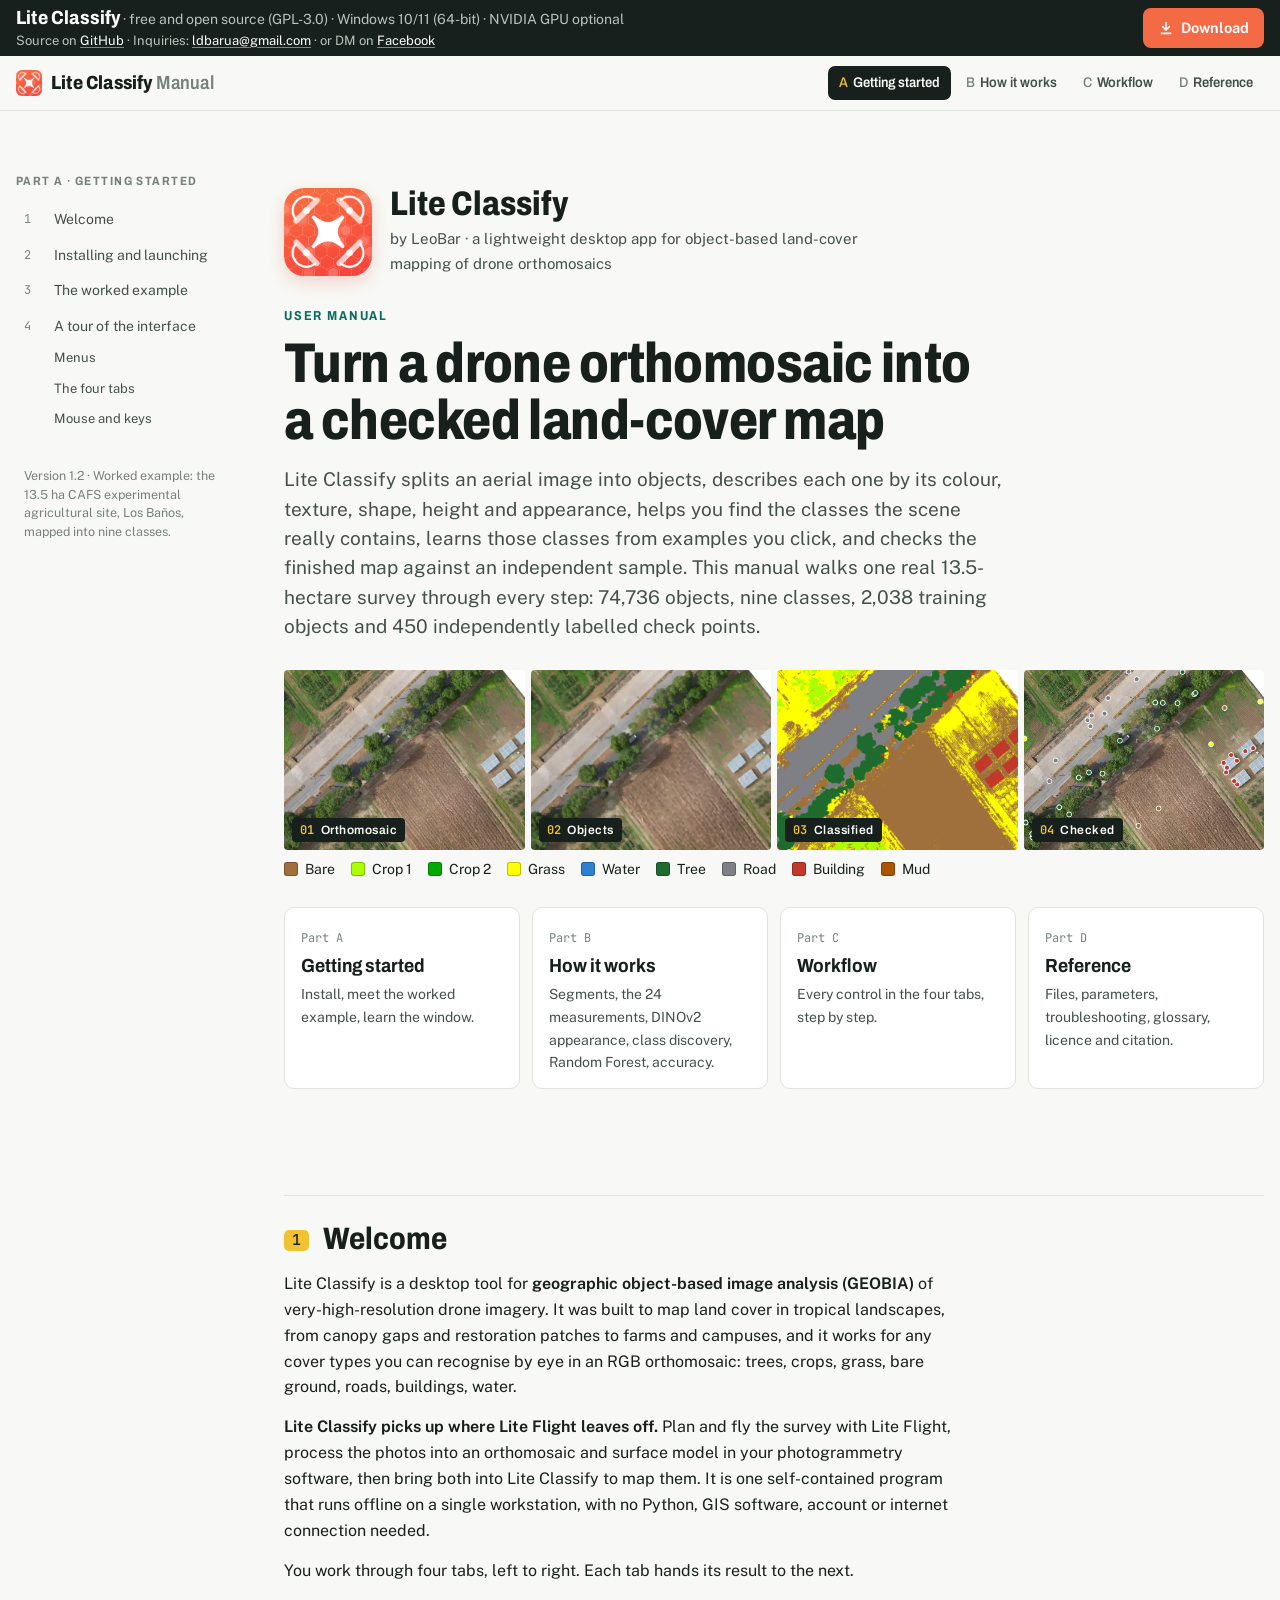
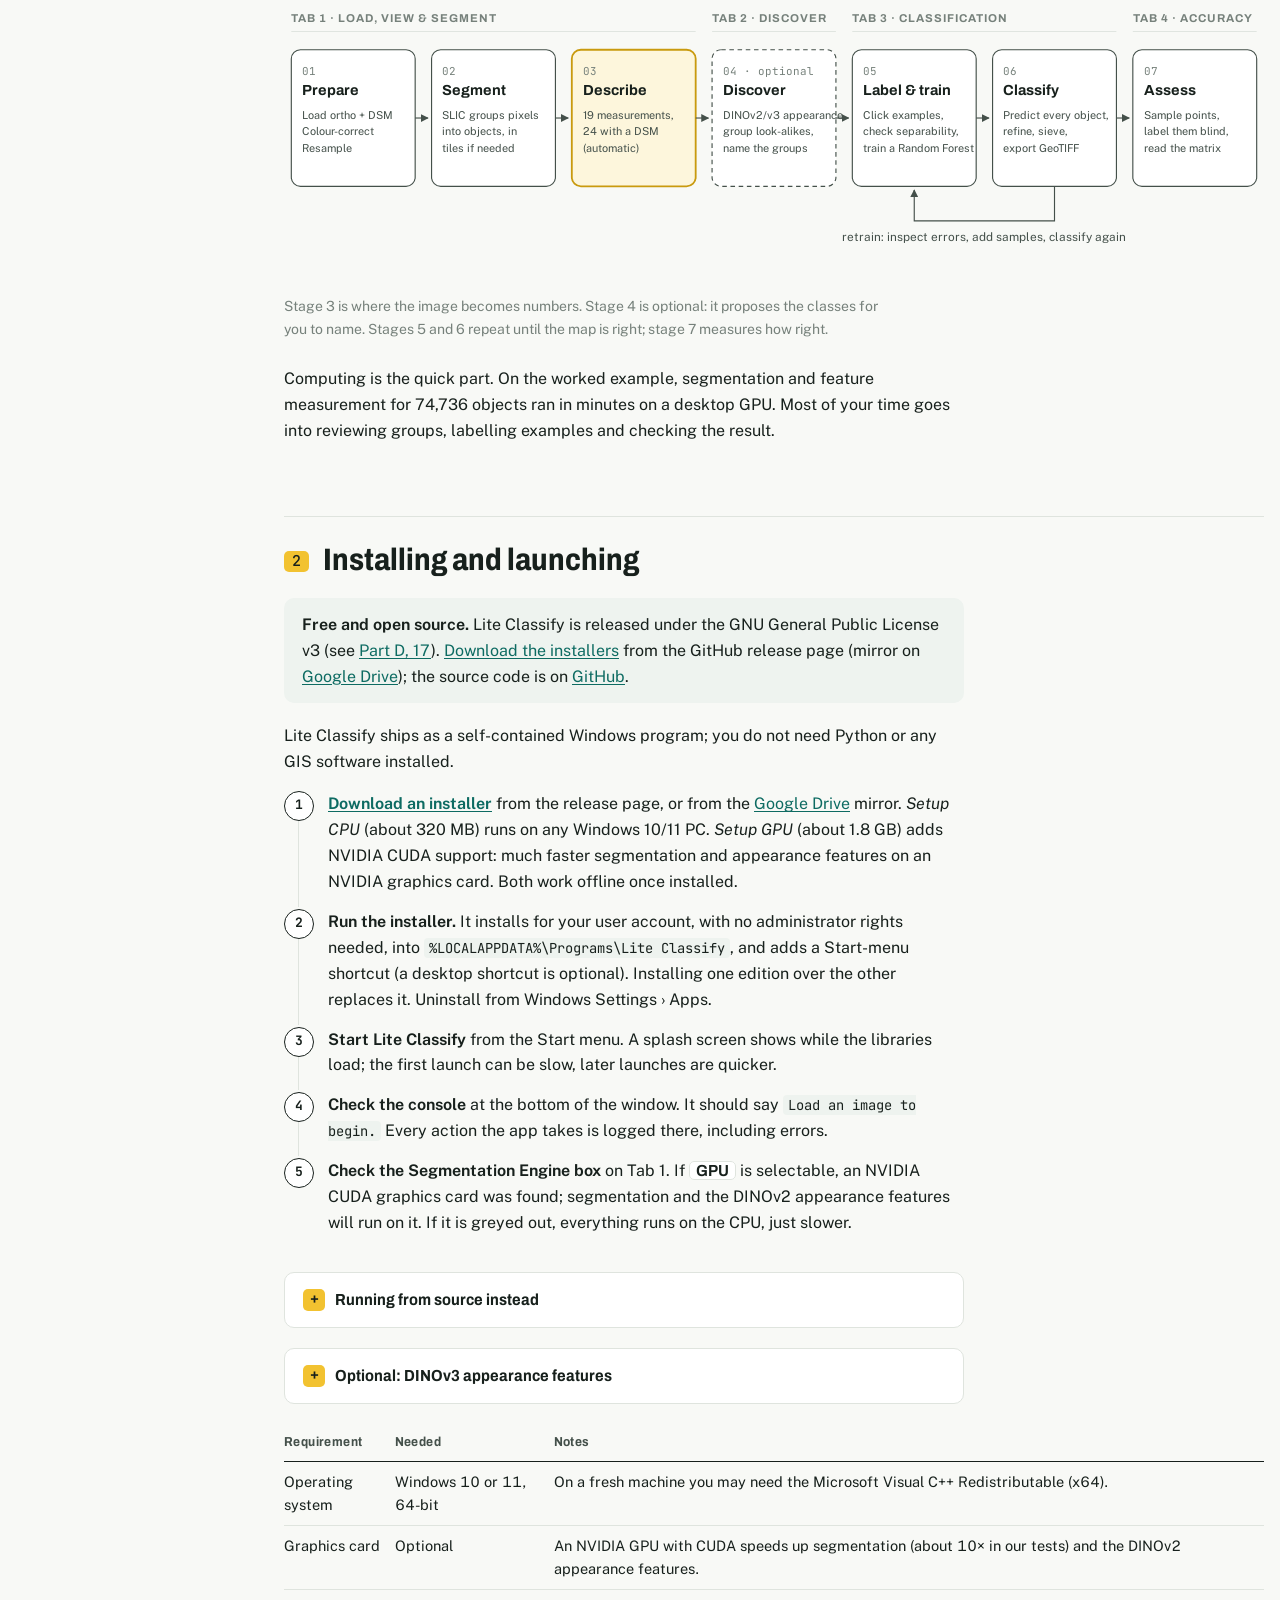
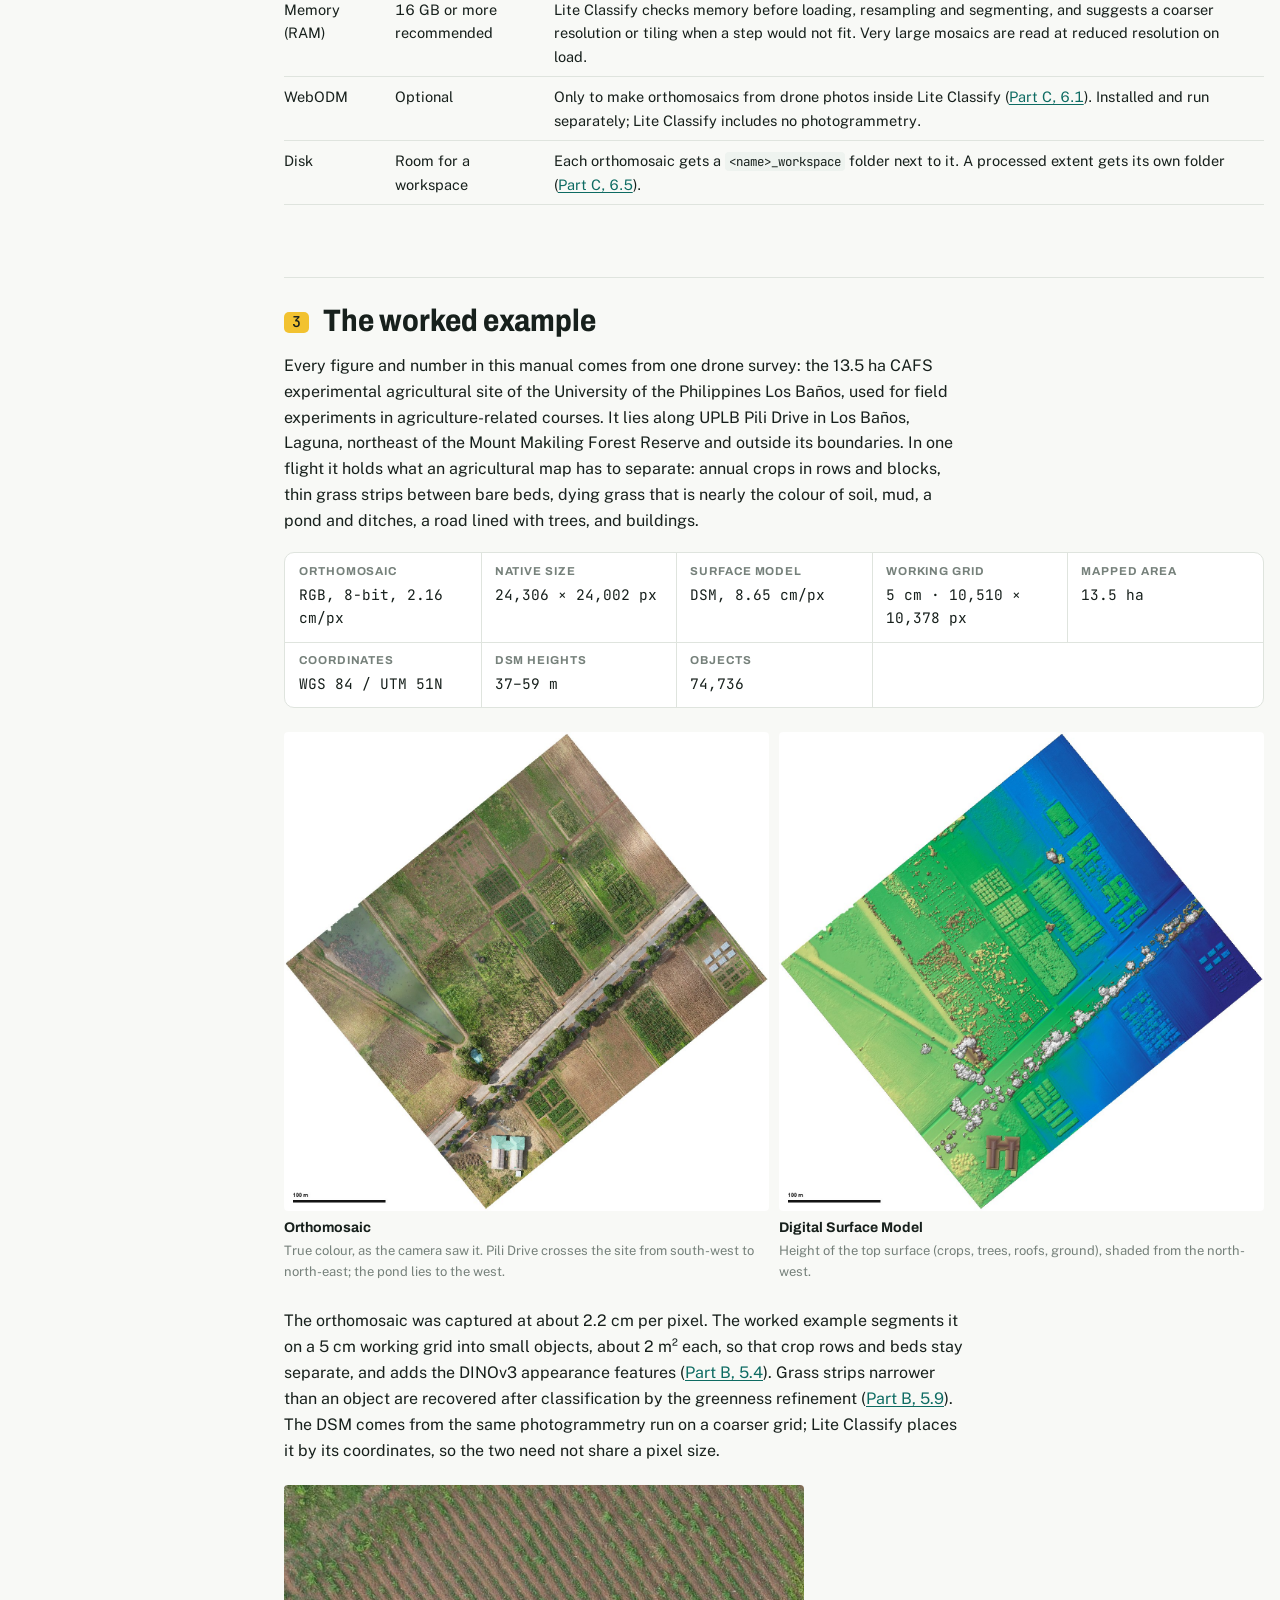
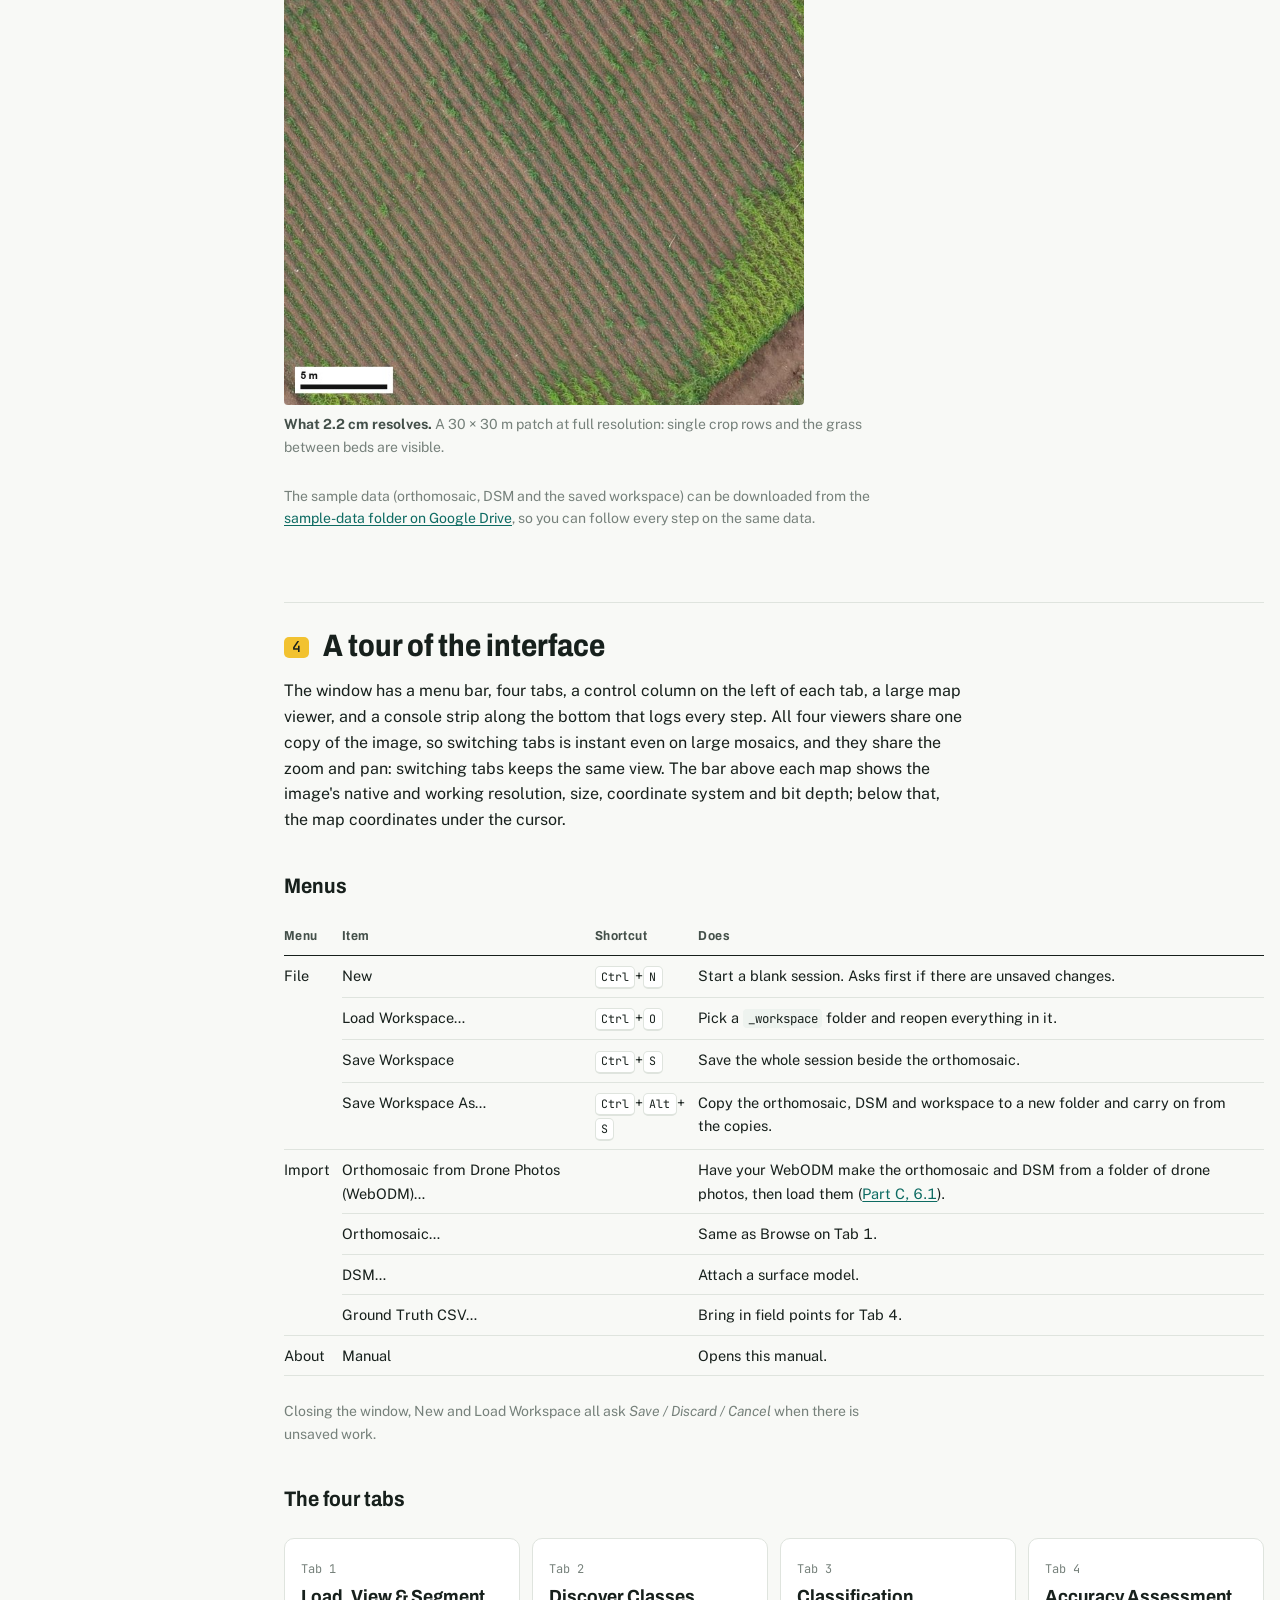
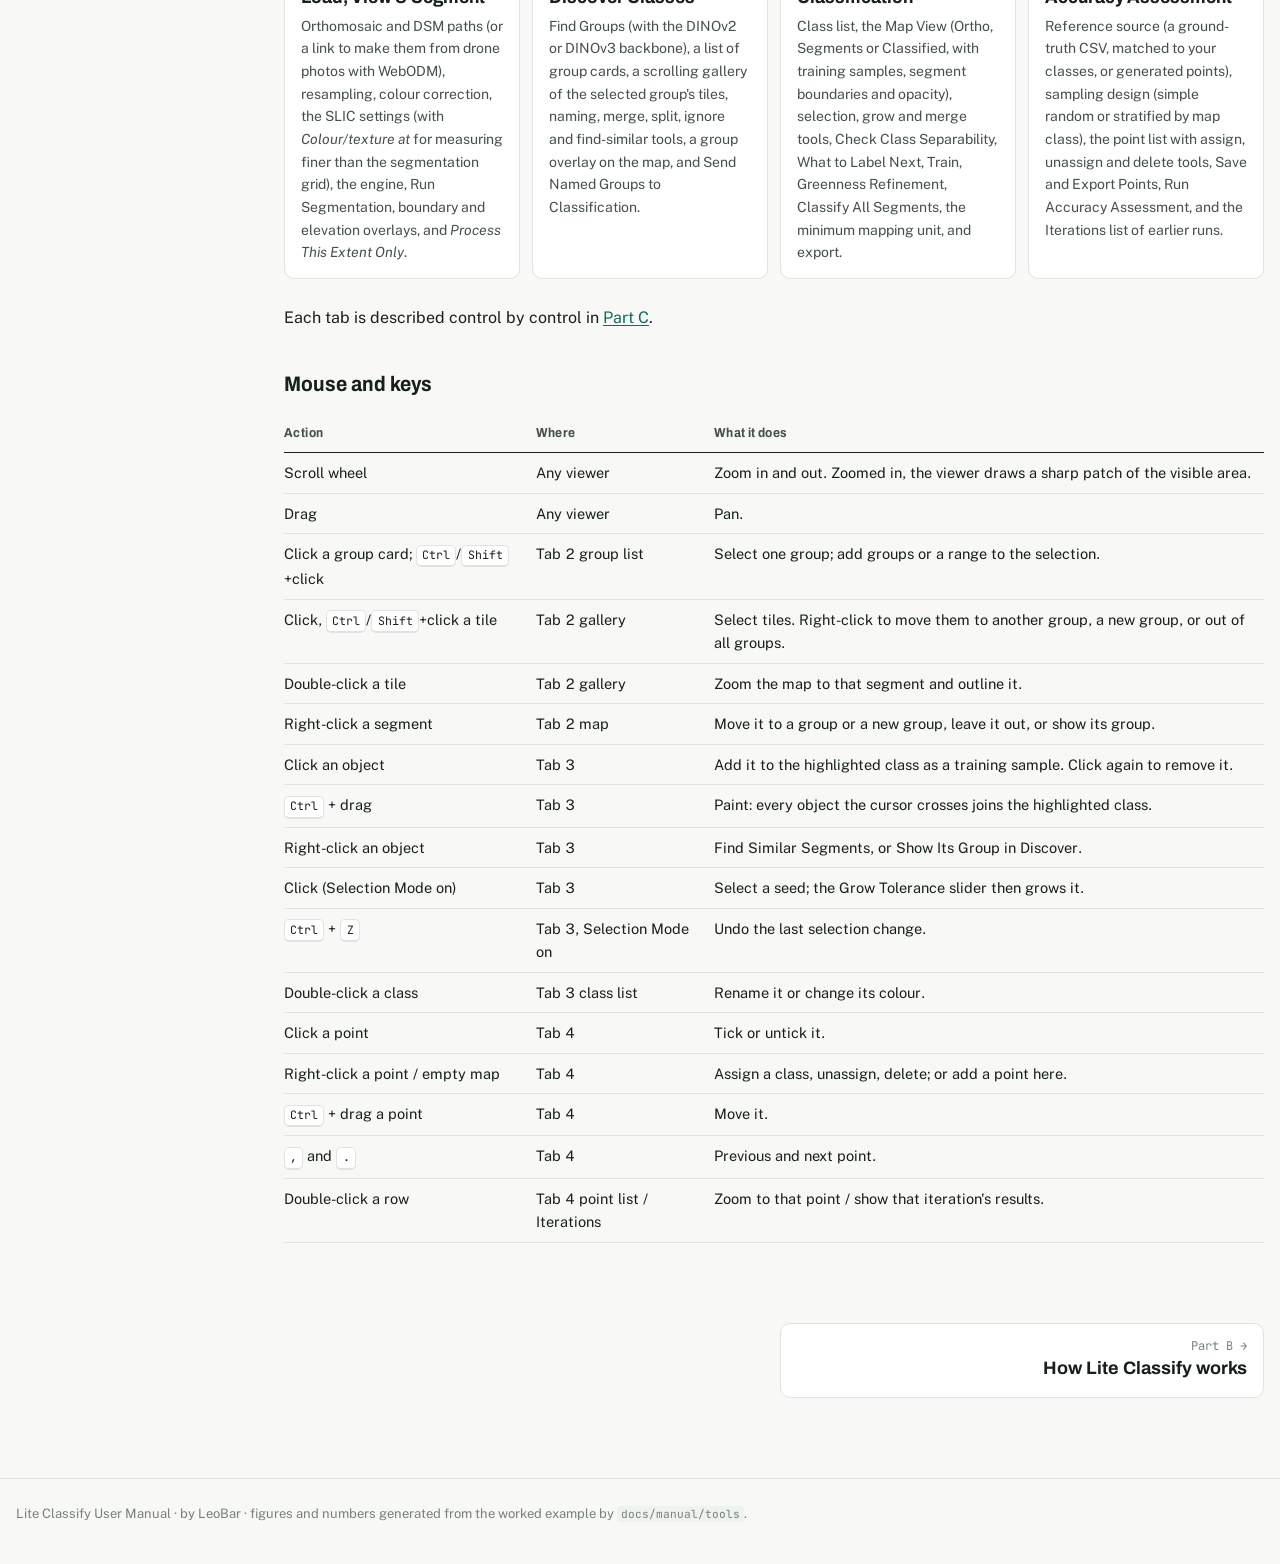
<file: docs/index.html>
<!doctype html>
<html lang="en">
<head>
<meta charset="utf-8">
<meta name="viewport" content="width=device-width, initial-scale=1">
<title>Lite Classify</title>
<link rel="canonical" href="https://leobarua.github.io/liteclassify/manual/">
<link rel="icon" type="image/png" href="manual/img/brand/liteclassify_64.png">
<meta http-equiv="refresh" content="0; url=manual/">
<script>location.replace("manual/" + location.search + location.hash);</script>
</head>
<body>
<p>The Lite Classify user manual has moved to <a href="manual/">manual/</a>.</p>
</body>
</html>
</file>
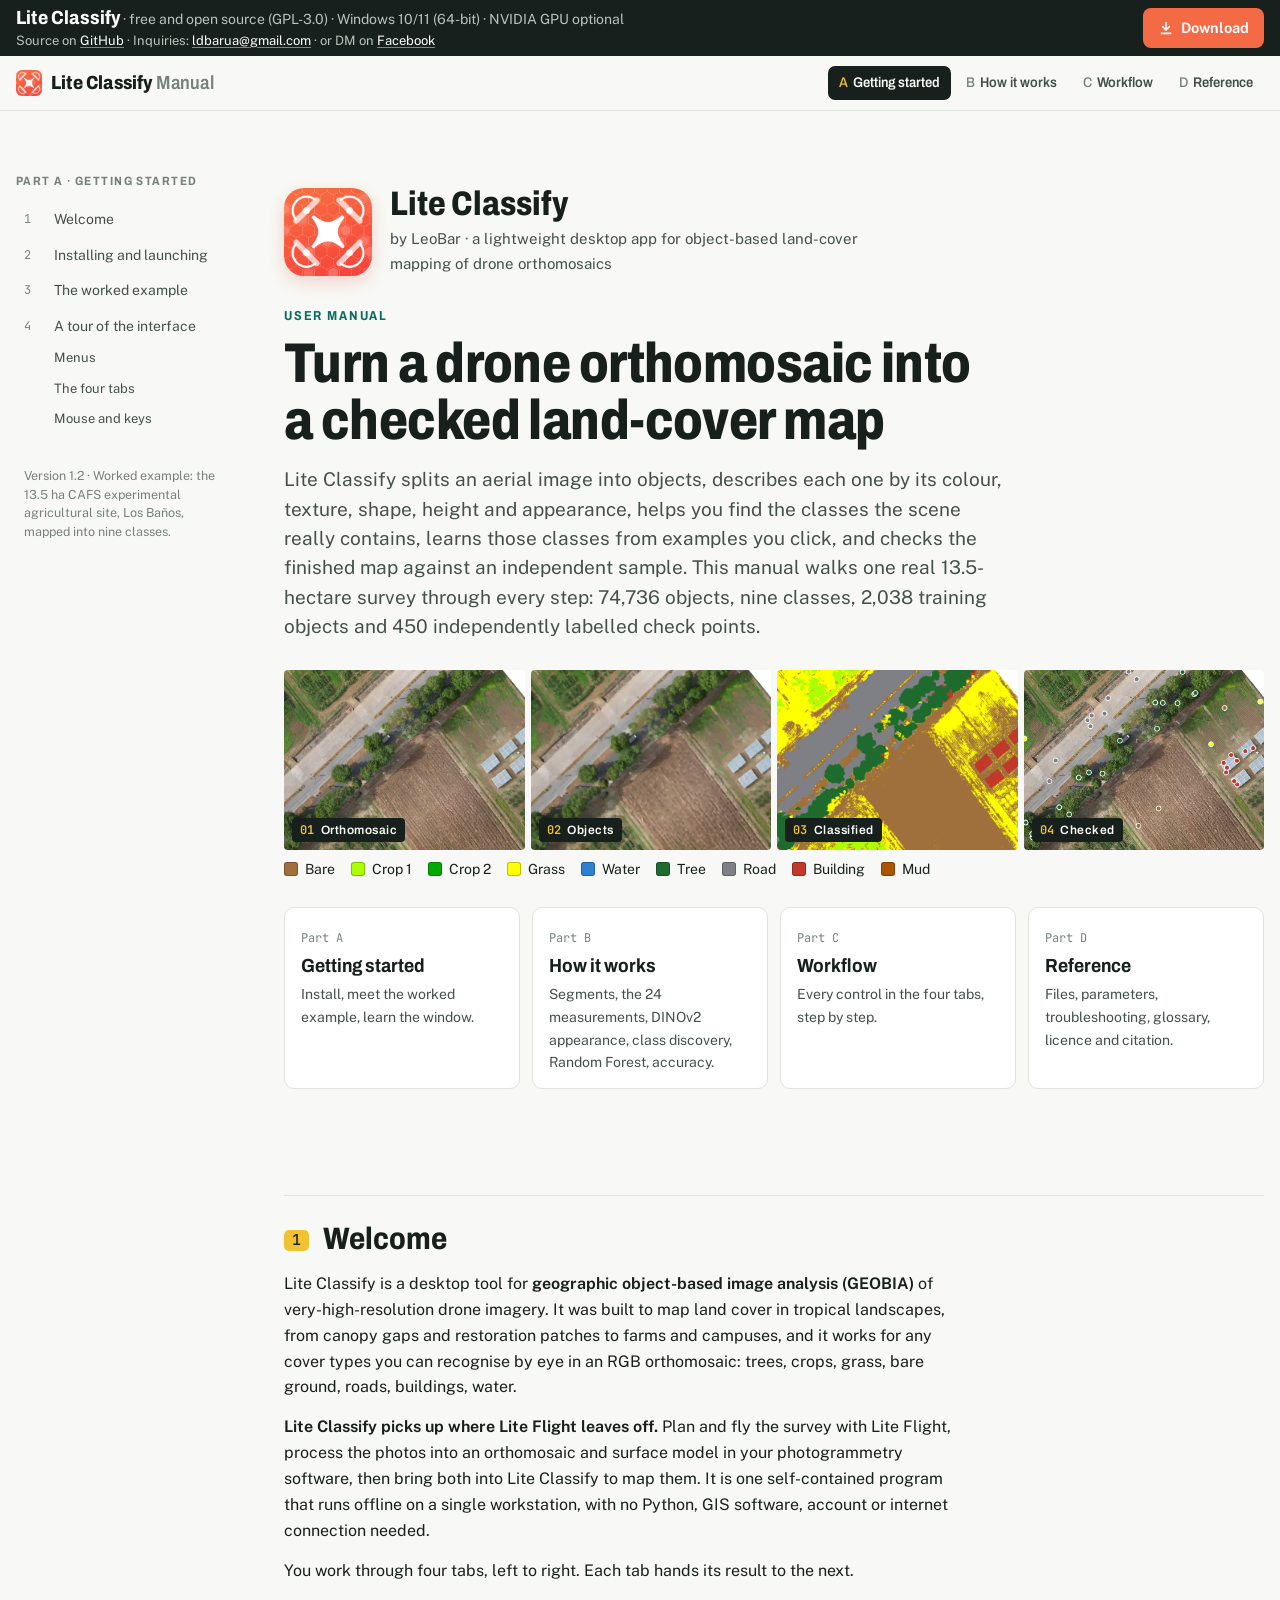
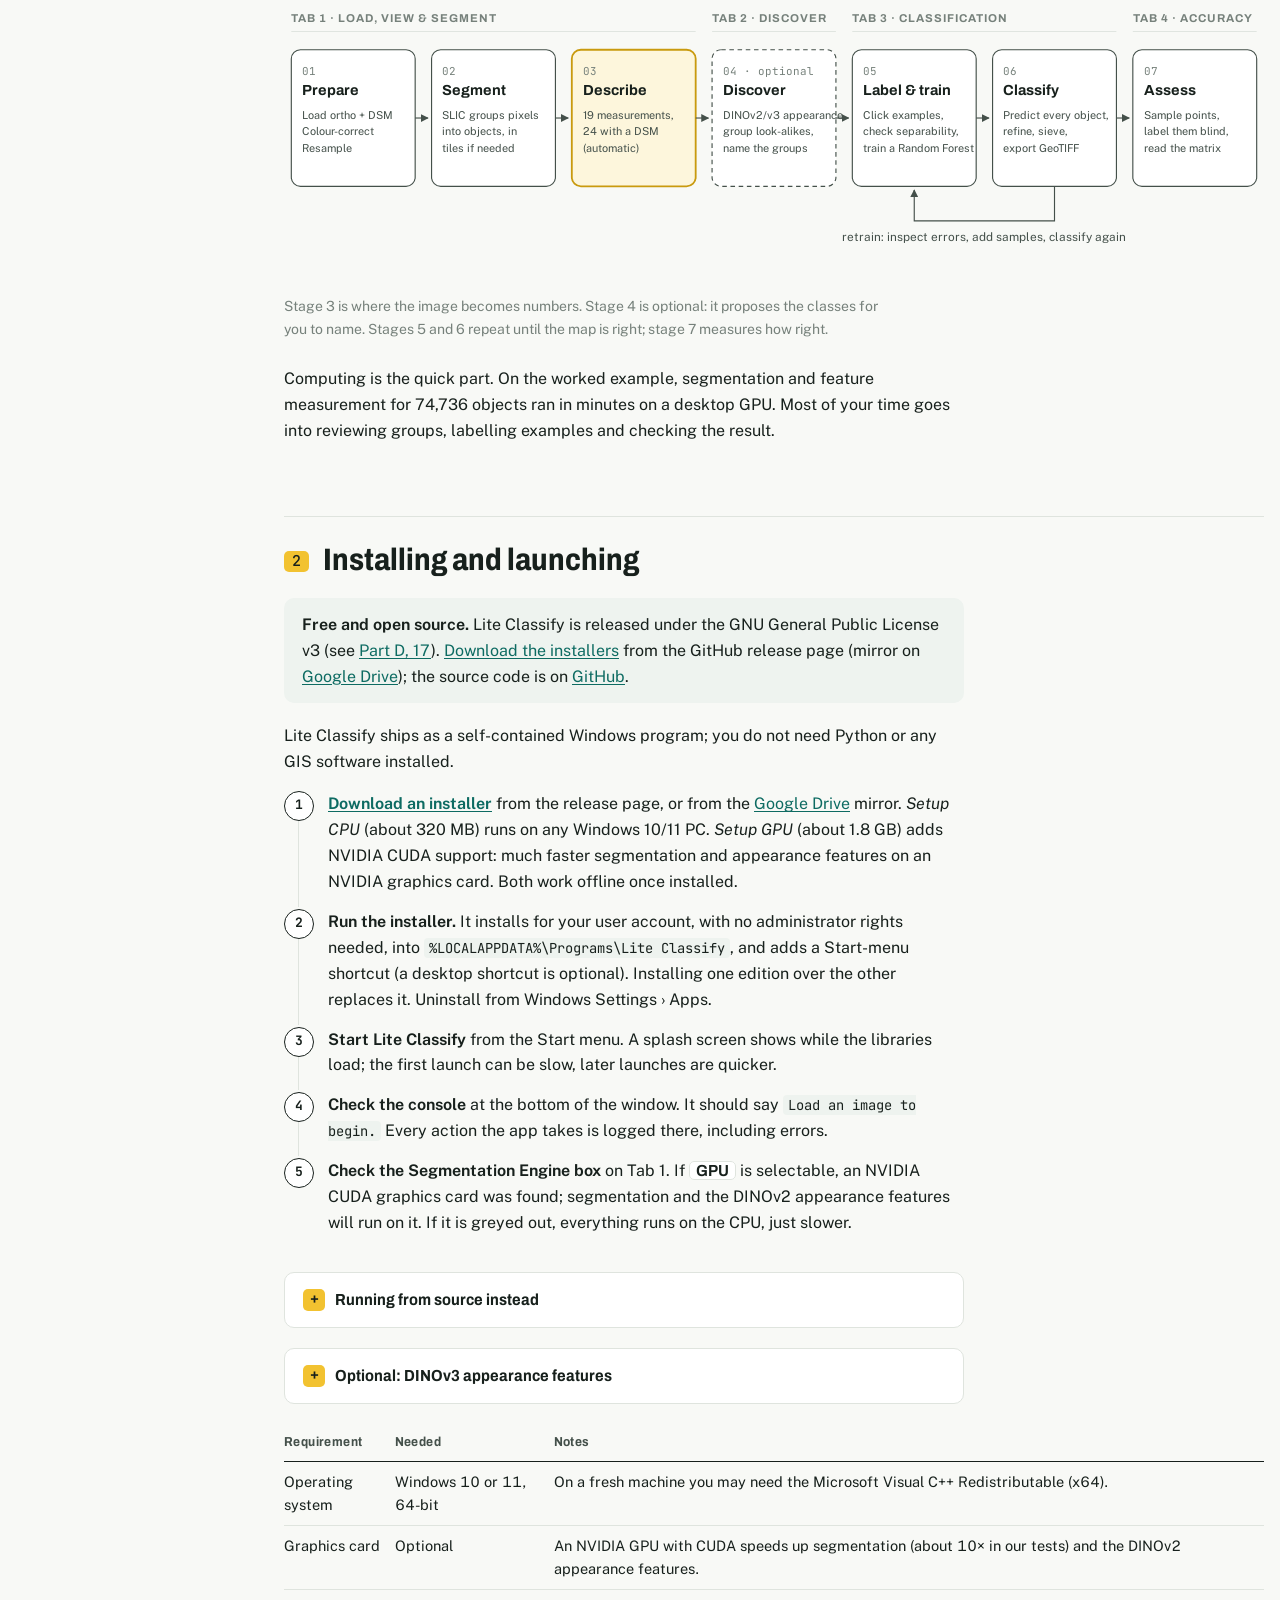
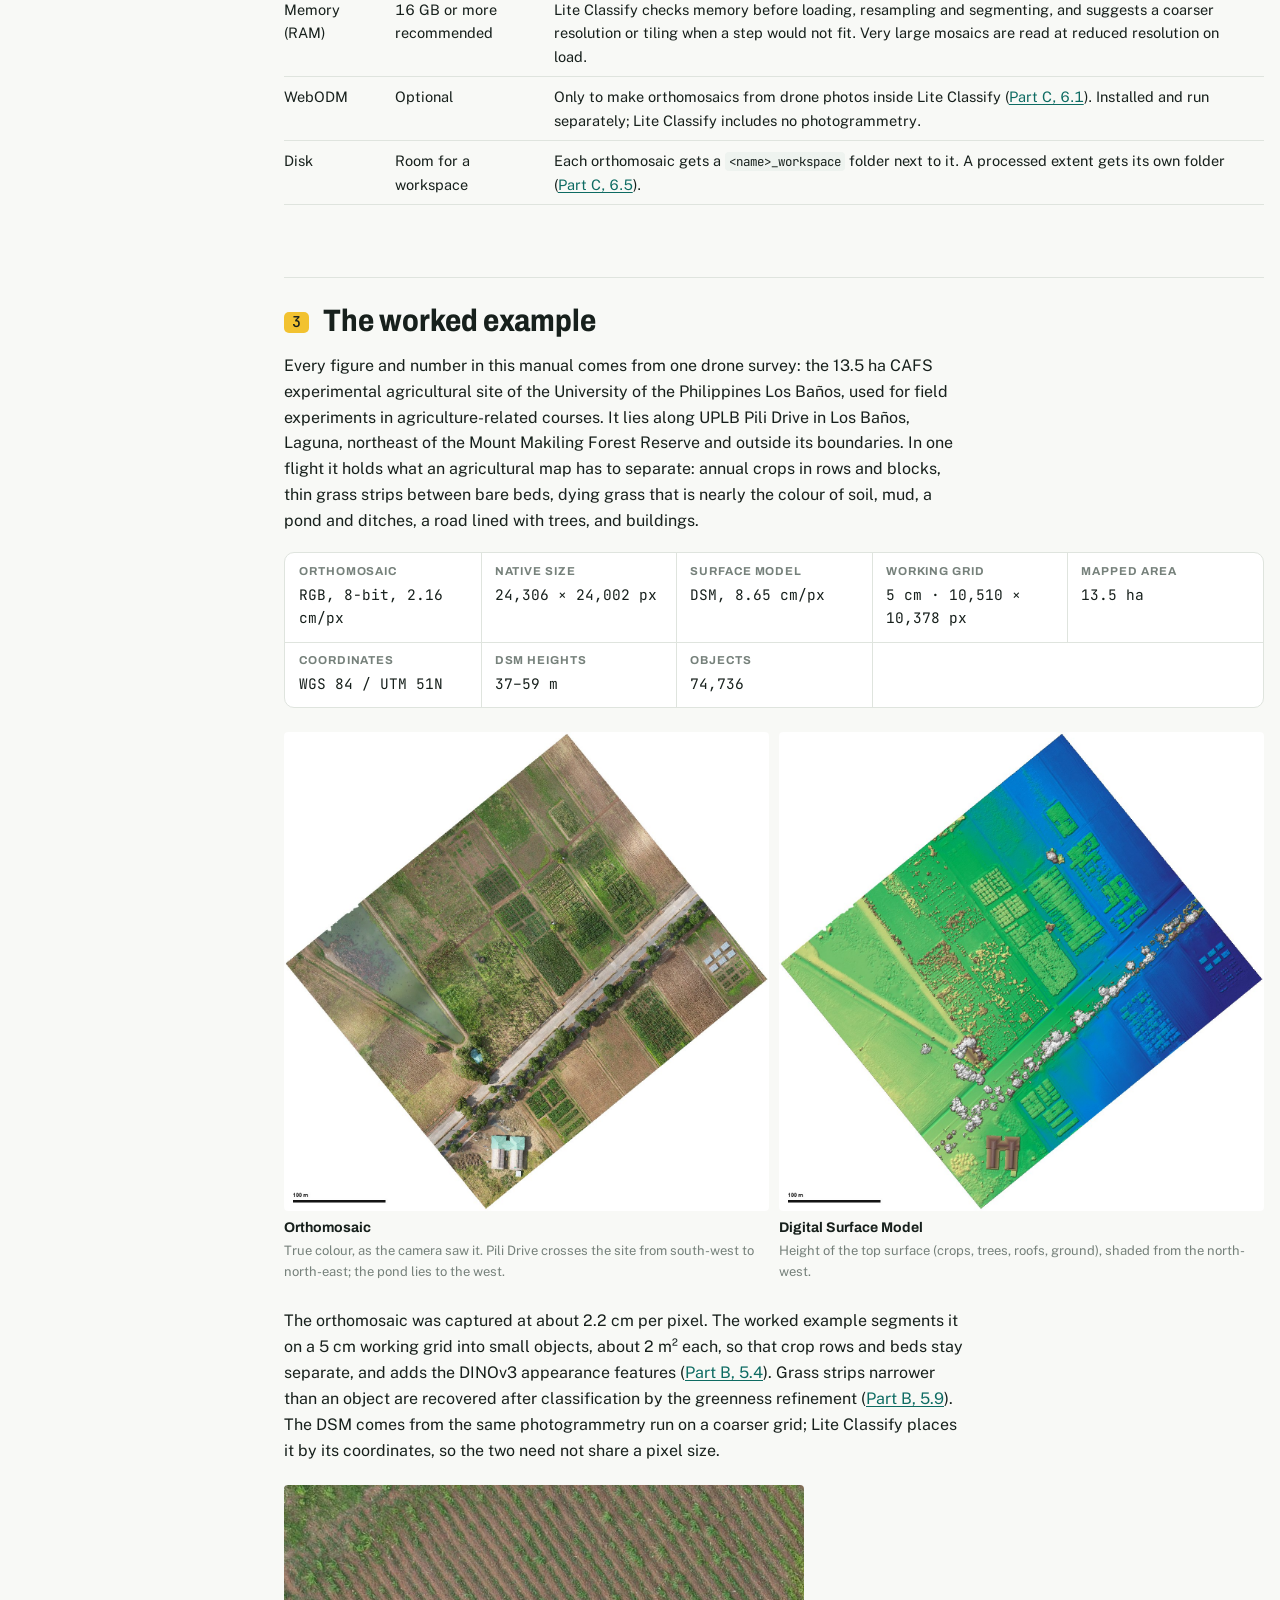
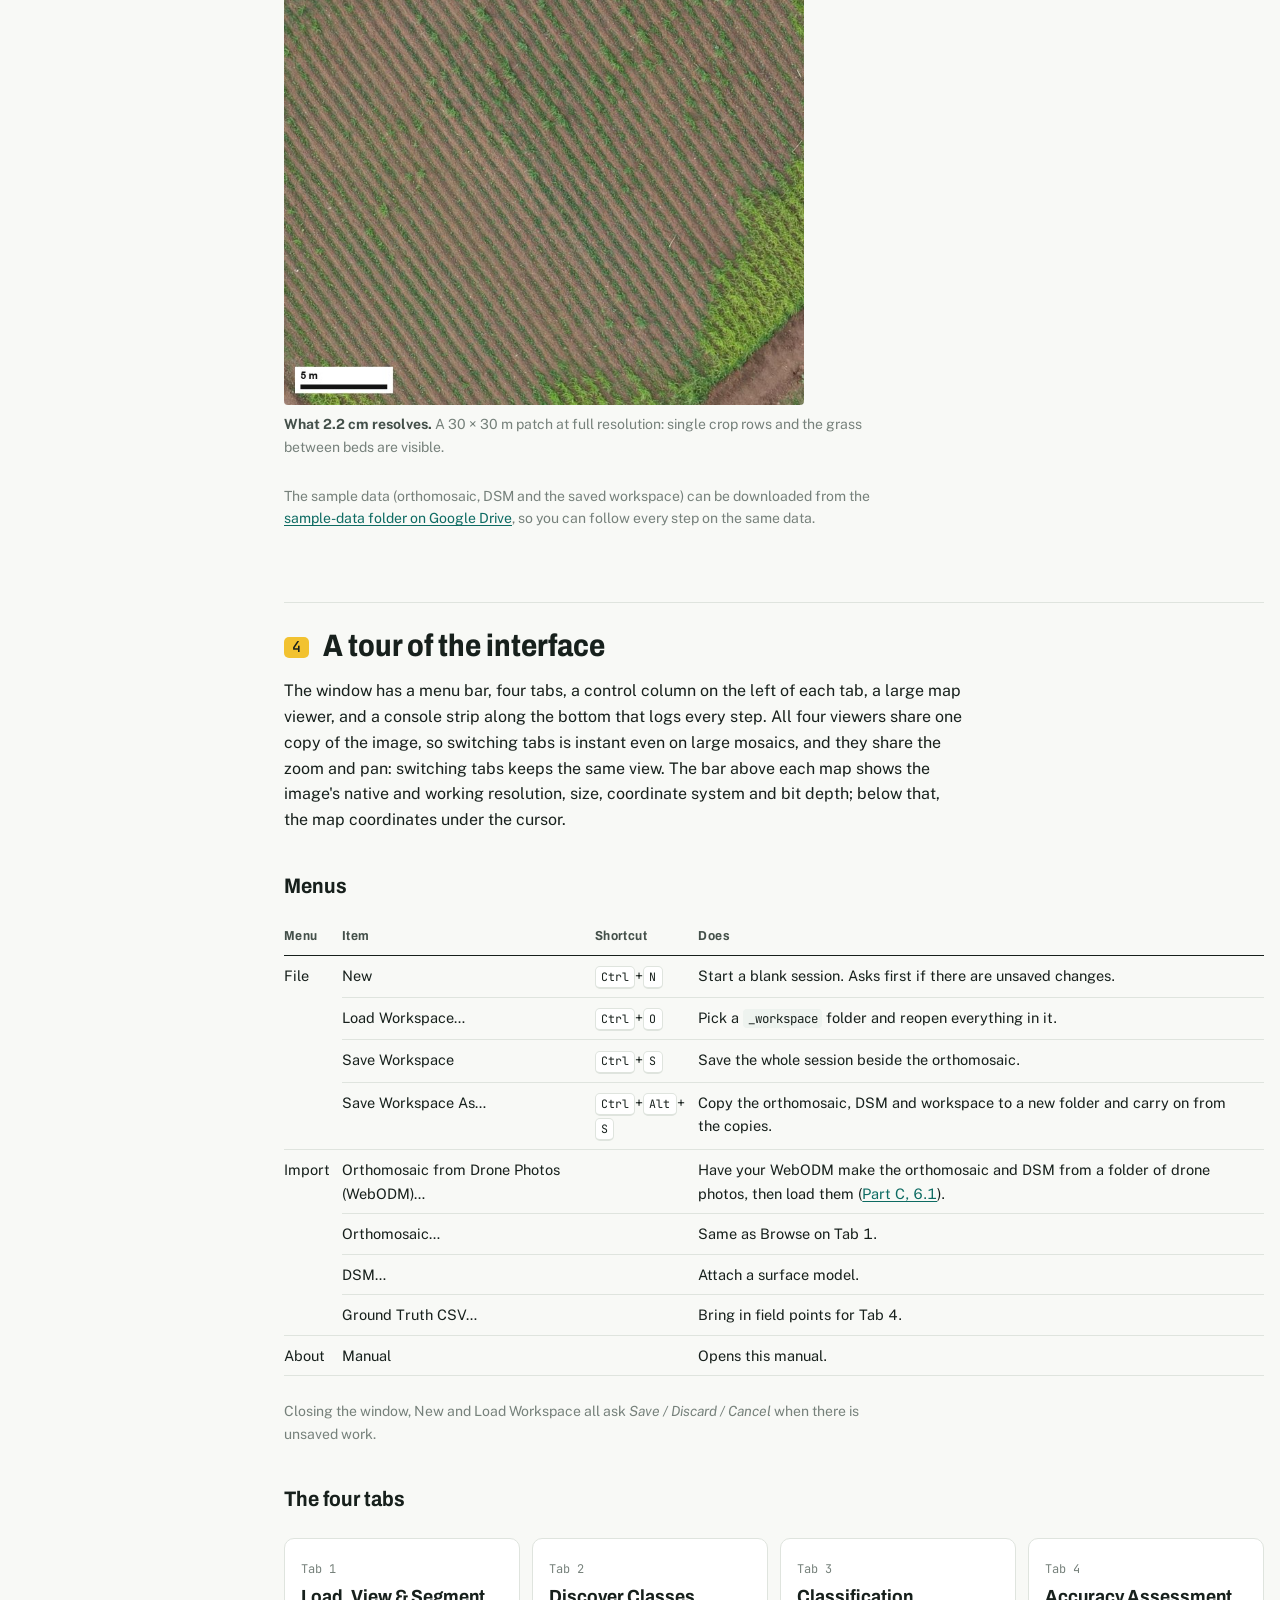
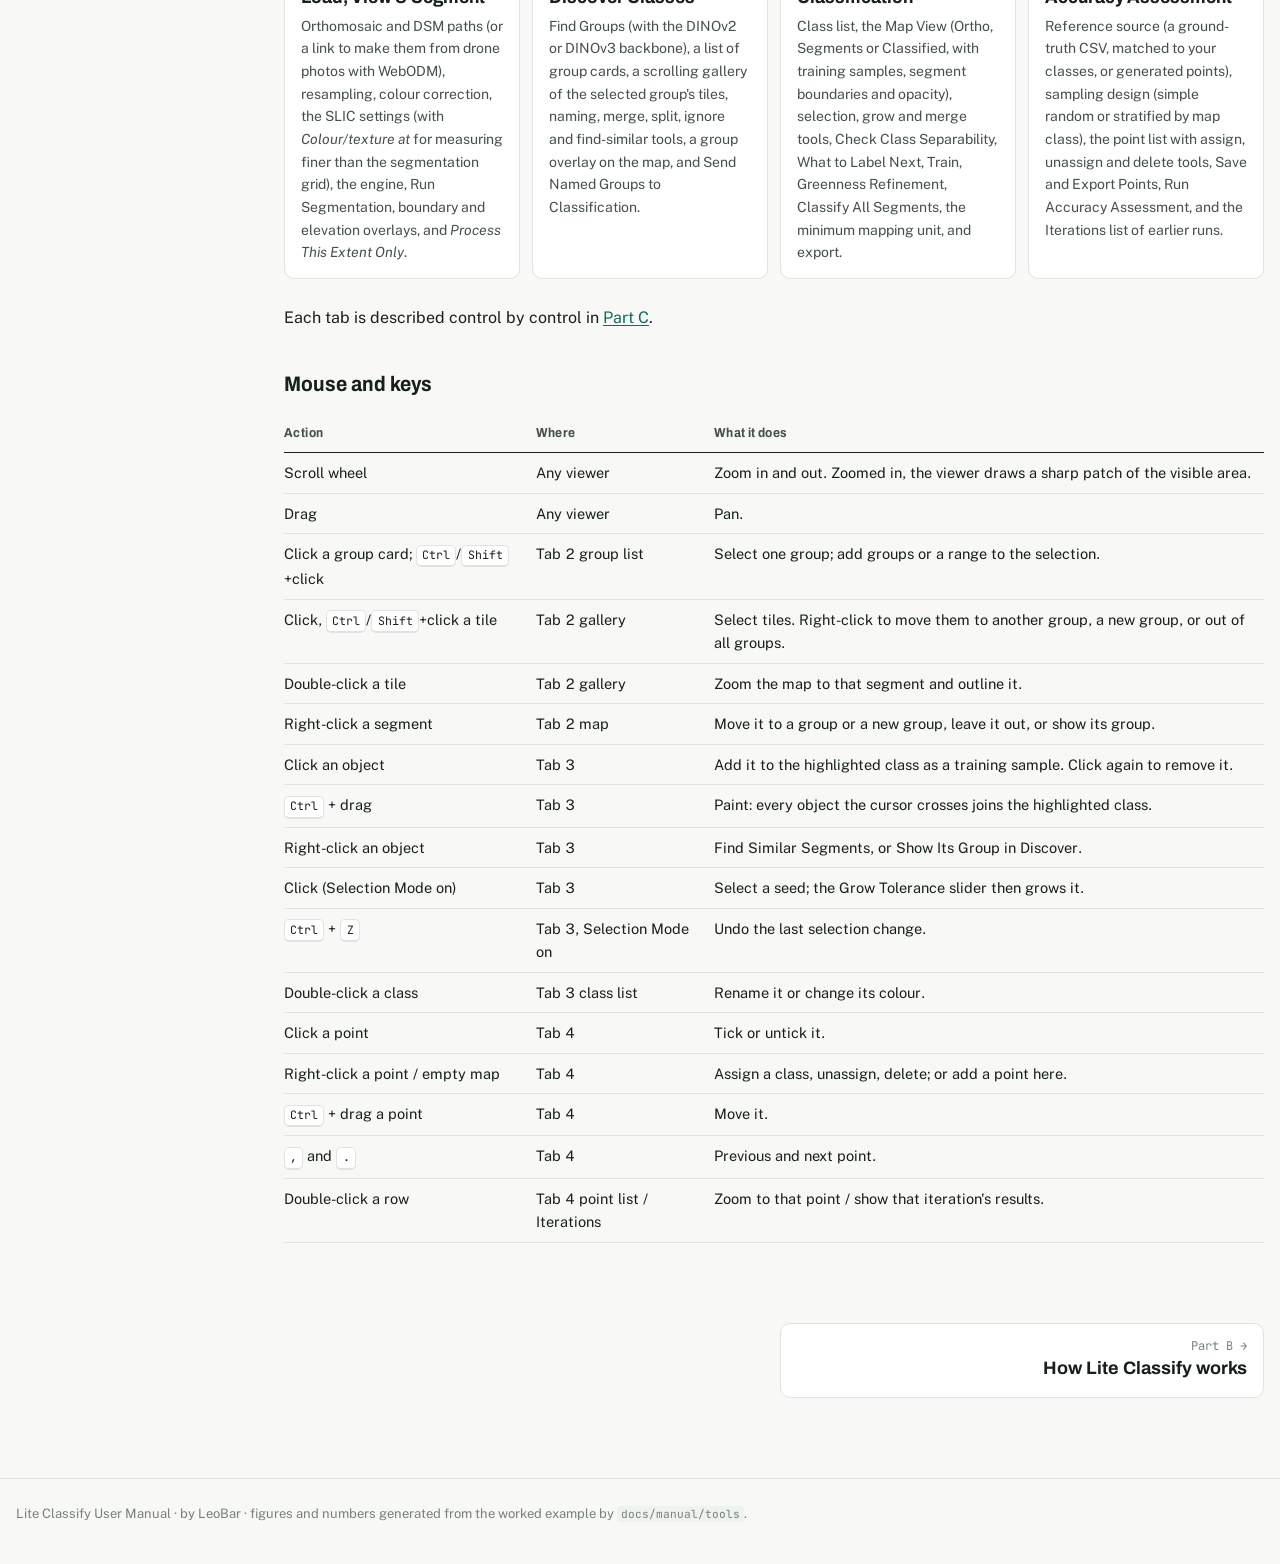
<file: docs/manual/index.html>
<!doctype html>
<html lang="en">
<head>
<meta charset="utf-8">
<meta name="viewport" content="width=device-width, initial-scale=1, viewport-fit=cover">
<title>Lite Classify User Manual</title>
<link rel="preconnect" href="https://fonts.googleapis.com">
<link rel="preconnect" href="https://fonts.gstatic.com" crossorigin>
<link rel="stylesheet" href="https://fonts.googleapis.com/css2?family=Archivo:wdth,wght@75..100,500..800&family=JetBrains+Mono:wght@400;500;700&family=Public+Sans:ital,wght@0,400;0,600;0,700;1,400&display=swap">
<link rel="icon" type="image/png" href="img/brand/liteclassify_64.png">
<link rel="apple-touch-icon" href="img/brand/liteclassify_180.png">
<link rel="stylesheet" href="manual.css">
</head>
<body>
<header class="topbar">
  <div class="getbar">
    <div class="getbar-in">
      <div class="getbar-id">
        <p><b>Lite Classify</b> <span>· free and open source (GPL-3.0) · Windows 10/11 (64-bit) · NVIDIA GPU optional</span></p>
        <p class="getbar-contact">Source on <a href="https://github.com/leobarua/liteclassify" target="_blank" rel="noopener" data-goatcounter-click="github-source" data-goatcounter-title="Lite Classify source on GitHub">GitHub</a><span class="sep"> · </span>Inquiries: <a href="mailto:ldbarua@gmail.com">ldbarua@gmail.com</a><span class="sep"> · </span>or DM on <a href="https://www.facebook.com/leonardo.barua" target="_blank" rel="noopener">Facebook</a></p>
      </div>
      <a class="getbar-btn" href="https://github.com/leobarua/liteclassify/releases/latest" target="_blank" rel="noopener" data-goatcounter-click="download-installers" data-goatcounter-title="Download Lite Classify installers (GitHub release)"><svg viewBox="0 0 24 24" fill="none" stroke="currentColor" stroke-width="2.4" stroke-linecap="round" stroke-linejoin="round" aria-hidden="true"><path d="M12 4v11"/><path d="M7 10l5 5 5-5"/><path d="M5 20h14"/></svg>Download</a>
    </div>
  </div>
  <div class="topbar-inner">
  <a class="brand" href="index.html"><img class="brand-mark" src="img/brand/liteclassify_64.png" alt="" width="26" height="26"><span>Lite Classify <span class="brand-sub">Manual</span></span></a>
  <nav class="parts" aria-label="Manual parts">
    <a href="index.html" aria-current="page"><span>A</span>Getting started</a>
    <a href="concepts.html"><span>B</span>How it works</a>
    <a href="workflow.html"><span>C</span>Workflow</a>
    <a href="reference.html"><span>D</span>Reference</a>
  </nav>
</div></header>

<div class="frame">
<aside class="toc" aria-label="On this page">
  <p class="toc-title">Part A · Getting started</p>
  <ol>
    <li><a href="#welcome"><span class="n">1</span>Welcome</a></li>
    <li><a href="#install"><span class="n">2</span>Installing and launching</a></li>
    <li><a href="#sample"><span class="n">3</span>The worked example</a></li>
    <li><a href="#tour"><span class="n">4</span>A tour of the interface</a>
      <ol>
        <li><a href="#menus">Menus</a></li>
        <li><a href="#tour-tabs">The four tabs</a></li>
        <li><a href="#controls">Mouse and keys</a></li>
      </ol>
    </li>
  </ol>
  <p class="toc-meta">Version 1.2 <span id="dl-wrap" hidden>(downloads: <span id="dl-count"></span>)</span> · Worked example: the 13.5&nbsp;ha CAFS experimental agricultural site, Los Baños, mapped into nine classes.</p>
</aside>

<main>
<section class="hero">
  <div class="lockup">
    <img src="img/brand/liteclassify_256.png" alt="Lite Classify icon: a white quadcopter over orange hexagonal cells" width="88" height="88">
    <div>
      <p class="lockup-name">Lite Classify</p>
      <p class="lockup-by">by LeoBar · a lightweight desktop app for object-based land-cover mapping of drone orthomosaics</p>
    </div>
  </div>
  <p class="eyebrow">User manual</p>
  <h1>Turn a drone orthomosaic into a checked land-cover map</h1>
  <p class="lead">Lite Classify splits an aerial image into objects, describes each one by its colour, texture, shape, height and appearance, helps you find the classes the scene really contains, learns those classes from examples you click, and checks the finished map against an independent sample. This manual walks one real <span data-d="grid.area_ha" data-fmt="f1"></span>-hectare survey through every step: <span data-d="segmentation.segments" data-fmt="int"></span> objects, nine classes, <span data-d="training.total" data-fmt="int"></span> training objects and <span data-d="final.n" data-fmt="int"></span> independently labelled check points.</p>
  <div class="hero-strip">
    <figure><img src="img/view_raw.jpg" alt="Orthomosaic crop of crop rows, grass strips, bare beds and the road"><figcaption><b>01</b>Orthomosaic</figcaption></figure>
    <figure><img src="img/view_segmented.jpg" alt="The same crop split into segments, each filled with its mean colour"><figcaption><b>02</b>Objects</figcaption></figure>
    <figure><img src="img/view_classified.png" alt="The same crop classified into land-cover classes"><figcaption><b>03</b>Classified</figcaption></figure>
    <figure><img src="img/view_points.jpg" alt="Reference points over the crop, coloured by their labelled class"><figcaption><b>04</b>Checked</figcaption></figure>
  </div>
  <ul class="classes" aria-label="Classes used in the worked example">
    <li><i style="background:var(--c-bare)"></i>Bare</li>
    <li><i style="background:var(--c-crop1)"></i>Crop 1</li>
    <li><i style="background:var(--c-crop2)"></i>Crop 2</li>
    <li><i style="background:var(--c-grass)"></i>Grass</li>
    <li><i style="background:var(--c-water)"></i>Water</li>
    <li><i style="background:var(--c-tree)"></i>Tree</li>
    <li><i style="background:var(--c-road)"></i>Road</li>
    <li><i style="background:var(--c-building)"></i>Building</li>
    <li><i style="background:var(--c-mud)"></i>Mud</li>
  </ul>
  <div class="cards">
    <a class="card" href="#welcome"><span class="k">Part A</span><h3>Getting started</h3><p>Install, meet the worked example, learn the window.</p></a>
    <a class="card" href="concepts.html"><span class="k">Part B</span><h3>How it works</h3><p>Segments, the 24 measurements, DINOv2 appearance, class discovery, Random Forest, accuracy.</p></a>
    <a class="card" href="workflow.html"><span class="k">Part C</span><h3>Workflow</h3><p>Every control in the four tabs, step by step.</p></a>
    <a class="card" href="reference.html"><span class="k">Part D</span><h3>Reference</h3><p>Files, parameters, troubleshooting, glossary, licence and citation.</p></a>
  </div>
</section>

<h2 id="welcome"><span class="num">1</span>Welcome</h2>
<p>Lite Classify is a desktop tool for <strong>geographic object-based image analysis (GEOBIA)</strong> of very-high-resolution drone imagery. It was built to map land cover in tropical landscapes, from canopy gaps and restoration patches to farms and campuses, and it works for any cover types you can recognise by eye in an RGB orthomosaic: trees, crops, grass, bare ground, roads, buildings, water.</p>
<p><strong>Lite Classify picks up where Lite Flight leaves off.</strong> Plan and fly the survey with Lite Flight, process the photos into an orthomosaic and surface model in your photogrammetry software, then bring both into Lite Classify to map them. It is one self-contained program that runs offline on a single workstation, with no Python, GIS software, account or internet connection needed.</p>
<p>You work through four tabs, left to right. Each tab hands its result to the next.</p>

<figure class="wide">
<svg viewBox="0 0 1076 300" role="img" aria-label="Seven stages across four tabs turn an orthomosaic into a checked map" style="width:100%;height:auto;font-family:'Public Sans',sans-serif">
  <defs><marker id="pa" viewBox="0 0 10 10" refX="9" refY="5" markerWidth="7" markerHeight="7" orient="auto-start-reverse"><path d="M0 0L10 5L0 10z" fill="#44504a"/></marker></defs>
  <g font-family="Archivo, sans-serif" font-weight="700" font-size="12.5" letter-spacing="1.1" fill="#76817b">
    <text x="8" y="18">TAB 1 · LOAD, VIEW &amp; SEGMENT</text>
    <text x="470" y="18">TAB 2 · DISCOVER</text>
    <text x="624" y="18">TAB 3 · CLASSIFICATION</text>
    <text x="932" y="18">TAB 4 · ACCURACY</text>
  </g>
  <g stroke="#dfe4de" stroke-width="1"><line x1="8" x2="452" y1="28" y2="28"/><line x1="470" x2="606" y1="28" y2="28"/><line x1="624" x2="914" y1="28" y2="28"/><line x1="932" x2="1068" y1="28" y2="28"/></g>
  <g fill="#fff" stroke="#44504a" stroke-width="1.25">
    <rect x="8" y="48" width="136" height="150" rx="10"/>
    <rect x="162" y="48" width="136" height="150" rx="10"/>
    <rect x="316" y="48" width="136" height="150" rx="10" fill="#fdf6dc" stroke="#c99a0e" stroke-width="2"/>
    <rect x="470" y="48" width="136" height="150" rx="10" stroke-dasharray="5 4"/>
    <rect x="624" y="48" width="136" height="150" rx="10"/>
    <rect x="778" y="48" width="136" height="150" rx="10"/>
    <rect x="932" y="48" width="136" height="150" rx="10"/>
  </g>
  <g fill="none" stroke="#44504a" stroke-width="1.25">
    <path d="M144 123H158" marker-end="url(#pa)"/><path d="M298 123H312" marker-end="url(#pa)"/><path d="M452 123H466" marker-end="url(#pa)"/>
    <path d="M606 123H620" marker-end="url(#pa)"/><path d="M760 123H774" marker-end="url(#pa)"/><path d="M914 123H928" marker-end="url(#pa)"/>
    <path d="M846 198V236H692V202" marker-end="url(#pa)"/>
  </g>
  <g font-size="12" fill="#44504a">
    <text x="20" y="76" font-family="JetBrains Mono, monospace" fill="#76817b">01</text>
    <text x="20" y="98" font-weight="700" font-size="16" fill="#17201c" font-family="Archivo, sans-serif">Prepare</text>
    <text x="20" y="124">Load ortho + DSM</text><text x="20" y="142">Colour-correct</text><text x="20" y="160">Resample</text>
    <text x="174" y="76" font-family="JetBrains Mono, monospace" fill="#76817b">02</text>
    <text x="174" y="98" font-weight="700" font-size="16" fill="#17201c" font-family="Archivo, sans-serif">Segment</text>
    <text x="174" y="124">SLIC groups pixels</text><text x="174" y="142">into objects, in</text><text x="174" y="160">tiles if needed</text>
    <text x="328" y="76" font-family="JetBrains Mono, monospace" fill="#76817b">03</text>
    <text x="328" y="98" font-weight="700" font-size="16" fill="#17201c" font-family="Archivo, sans-serif">Describe</text>
    <text x="328" y="124">19 measurements,</text><text x="328" y="142">24 with a DSM</text><text x="328" y="160">(automatic)</text>
    <text x="482" y="76" font-family="JetBrains Mono, monospace" fill="#76817b">04 · optional</text>
    <text x="482" y="98" font-weight="700" font-size="16" fill="#17201c" font-family="Archivo, sans-serif">Discover</text>
    <text x="482" y="124">DINOv2/v3 appearance,</text><text x="482" y="142">group look-alikes,</text><text x="482" y="160">name the groups</text>
    <text x="636" y="76" font-family="JetBrains Mono, monospace" fill="#76817b">05</text>
    <text x="636" y="98" font-weight="700" font-size="16" fill="#17201c" font-family="Archivo, sans-serif">Label &amp; train</text>
    <text x="636" y="124">Click examples,</text><text x="636" y="142">check separability,</text><text x="636" y="160">train a Random Forest</text>
    <text x="790" y="76" font-family="JetBrains Mono, monospace" fill="#76817b">06</text>
    <text x="790" y="98" font-weight="700" font-size="16" fill="#17201c" font-family="Archivo, sans-serif">Classify</text>
    <text x="790" y="124">Predict every object,</text><text x="790" y="142">refine, sieve,</text><text x="790" y="160">export GeoTIFF</text>
    <text x="944" y="76" font-family="JetBrains Mono, monospace" fill="#76817b">07</text>
    <text x="944" y="98" font-weight="700" font-size="16" fill="#17201c" font-family="Archivo, sans-serif">Assess</text>
    <text x="944" y="124">Sample points,</text><text x="944" y="142">label them blind,</text><text x="944" y="160">read the matrix</text>
  </g>
  <text x="769" y="258" text-anchor="middle" font-size="13" fill="#44504a">retrain: inspect errors, add samples, classify again</text>
</svg>
<figcaption>Stage 3 is where the image becomes numbers. Stage 4 is optional: it proposes the classes for you to name. Stages 5 and 6 repeat until the map is right; stage 7 measures how right.</figcaption>
</figure>

<p>Computing is the quick part. On the worked example, segmentation and feature measurement for <span data-d="segmentation.segments" data-fmt="int"></span> objects ran in minutes on a desktop GPU. Most of your time goes into reviewing groups, labelling examples and checking the result.</p>

<h2 id="install"><span class="num">2</span>Installing and launching</h2>
<div class="note"><p><strong>Free and open source.</strong> Lite Classify is released under the GNU General Public License v3 (see <a href="reference.html#licence">Part D, 17</a>). <a href="https://github.com/leobarua/liteclassify/releases/latest" target="_blank" rel="noopener" data-goatcounter-click="download-installers" data-goatcounter-title="Download Lite Classify installers (GitHub release)">Download the installers</a> from the GitHub release page (mirror on <a href="https://drive.google.com/drive/folders/1PlURwlrhm_sJizCj98tNTSS8trRVmhcu?usp=drive_link" target="_blank" rel="noopener" data-goatcounter-click="download-mirror" data-goatcounter-title="Download Lite Classify installers (Google Drive mirror)">Google Drive</a>); the source code is on <a href="https://github.com/leobarua/liteclassify" target="_blank" rel="noopener" data-goatcounter-click="github-source" data-goatcounter-title="Lite Classify source on GitHub">GitHub</a>.</p></div>
<p>Lite Classify ships as a self-contained Windows program; you do not need Python or any GIS software installed.</p>
<ol class="steps">
  <li><strong><a href="https://github.com/leobarua/liteclassify/releases/latest" target="_blank" rel="noopener" data-goatcounter-click="download-installers" data-goatcounter-title="Download Lite Classify installers (GitHub release)">Download an installer</a></strong> from the release page, or from the <a href="https://drive.google.com/drive/folders/1PlURwlrhm_sJizCj98tNTSS8trRVmhcu?usp=drive_link" target="_blank" rel="noopener" data-goatcounter-click="download-mirror" data-goatcounter-title="Download Lite Classify installers (Google Drive mirror)">Google Drive</a> mirror. <em>Setup CPU</em> (about 320 MB) runs on any Windows 10/11 PC. <em>Setup GPU</em> (about 1.8 GB) adds NVIDIA CUDA support: much faster segmentation and appearance features on an NVIDIA graphics card. Both work offline once installed.</li>
  <li><strong>Run the installer.</strong> It installs for your user account, with no administrator rights needed, into <code>%LOCALAPPDATA%\Programs\Lite Classify</code>, and adds a Start-menu shortcut (a desktop shortcut is optional). Installing one edition over the other replaces it. Uninstall from Windows Settings › Apps.</li>
  <li><strong>Start Lite Classify</strong> from the Start menu. A splash screen shows while the libraries load; the first launch can be slow, later launches are quicker.</li>
  <li><strong>Check the console</strong> at the bottom of the window. It should say <code>Load an image to begin.</code> Every action the app takes is logged there, including errors.</li>
  <li><strong>Check the Segmentation Engine box</strong> on Tab 1. If <span class="ui">GPU</span> is selectable, an NVIDIA CUDA graphics card was found; segmentation and the DINOv2 appearance features will run on it. If it is greyed out, everything runs on the CPU, just slower.</li>
</ol>
<details class="why"><summary>Running from source instead</summary>
<p>Clone the <a href="https://github.com/leobarua/liteclassify" target="_blank" rel="noopener" data-goatcounter-click="github-source" data-goatcounter-title="Lite Classify source on GitHub">repository</a>, create a Python 3.13 environment (<code>python -m venv .venv</code>), run <code>pip install -r requirements.txt</code>, then <code>python liteclassify.py</code>. The requirements pull the CUDA 12.4 build of PyTorch; on a machine without an NVIDIA GPU, use <code>requirements-cpu.txt</code> instead. The DINOv2 weights (<code>dinov2_vits14_pretrain.pth</code>, about 85 MB) are downloaded once on first use, or read from a <code>models</code> folder beside the code. Close the app before upgrading packages: Windows locks loaded libraries.</p>
</details>
<details class="why"><summary>Optional: DINOv3 appearance features</summary>
<p>Lite Classify ships with DINOv2 for its appearance features. It can also use Meta's DINOv3 ViT-S+/16, which in our tests grouped look-alike objects more sensibly. DINOv3 is under Meta's own licence, so it is never bundled or downloaded by the app: request the weights from Meta (<a href="https://github.com/facebookresearch/dinov3" target="_blank" rel="noopener">github.com/facebookresearch/dinov3</a>), then pick the file under <span class="ui">Backbone</span> in Tab 2 (<a href="workflow.html#find">Part C, 8.1</a>). Only the ViT-S+/16 file (<code>dinov3_vits16plus_pretrain_lvd1689m-….pth</code>) is accepted; the app checks the file's checksum against its name.</p>
</details>
<div class="table-wrap"><table>
  <thead><tr><th>Requirement</th><th>Needed</th><th>Notes</th></tr></thead>
  <tbody>
    <tr><td>Operating system</td><td>Windows 10 or 11, 64-bit</td><td>On a fresh machine you may need the Microsoft Visual C++ Redistributable (x64).</td></tr>
    <tr><td>Graphics card</td><td>Optional</td><td>An NVIDIA GPU with CUDA speeds up segmentation (about 10× in our tests) and the DINOv2 appearance features.</td></tr>
    <tr><td>Memory (RAM)</td><td>16 GB or more recommended</td><td>Lite Classify checks memory before loading, resampling and segmenting, and suggests a coarser resolution or tiling when a step would not fit. Very large mosaics are read at reduced resolution on load.</td></tr>
    <tr><td>WebODM</td><td>Optional</td><td>Only to make orthomosaics from drone photos inside Lite Classify (<a href="workflow.html#webodm">Part C, 6.1</a>). Installed and run separately; Lite Classify includes no photogrammetry.</td></tr>
    <tr><td>Disk</td><td>Room for a workspace</td><td>Each orthomosaic gets a <code>&lt;name&gt;_workspace</code> folder next to it. A processed extent gets its own folder (<a href="workflow.html#extent">Part C, 6.5</a>).</td></tr>
  </tbody>
</table></div>

<h2 id="sample"><span class="num">3</span>The worked example</h2>
<p>Every figure and number in this manual comes from one drone survey: the <span data-d="grid.area_ha" data-fmt="f1"></span> ha CAFS experimental agricultural site of the University of the Philippines Los Baños, used for field experiments in agriculture-related courses. It lies along UPLB Pili Drive in Los Baños, Laguna, northeast of the Mount Makiling Forest Reserve and outside its boundaries. In one flight it holds what an agricultural map has to separate: annual crops in rows and blocks, thin grass strips between bare beds, dying grass that is nearly the colour of soil, mud, a pond and ditches, a road lined with trees, and buildings.</p>
<dl class="kv">
  <div><dt>Orthomosaic</dt><dd>RGB, 8-bit, <span data-d="grid.native_pixel_m" data-mul="100" data-fmt="f2"></span> cm/px</dd></div>
  <div><dt>Native size</dt><dd><span data-d="grid.native_width" data-fmt="int"></span> × <span data-d="grid.native_height" data-fmt="int"></span> px</dd></div>
  <div><dt>Surface model</dt><dd>DSM, <span data-d="grid.dsm_pixel_m" data-mul="100" data-fmt="f2"></span> cm/px</dd></div>
  <div><dt>Working grid</dt><dd>5 cm · <span data-d="grid.width" data-fmt="int"></span> × <span data-d="grid.height" data-fmt="int"></span> px</dd></div>
  <div><dt>Mapped area</dt><dd><span data-d="grid.area_ha" data-fmt="f1"></span> ha</dd></div>
  <div><dt>Coordinates</dt><dd>WGS 84 / UTM 51N</dd></div>
  <div><dt>DSM heights</dt><dd><span data-d="dsm.min" data-fmt="f0"></span>–<span data-d="dsm.max" data-fmt="f0"></span> m</dd></div>
  <div><dt>Objects</dt><dd><span data-d="segmentation.segments" data-fmt="int"></span></dd></div>
</dl>
<div class="strip c2">
  <figure><img src="img/sample_ortho.jpg" alt="The full survey orthomosaic"><figcaption><b>Orthomosaic</b> True colour, as the camera saw it. Pili Drive crosses the site from south-west to north-east; the pond lies to the west.</figcaption></figure>
  <figure><img src="img/sample_dsm.jpg" alt="The DSM shown as coloured, hill-shaded elevation"><figcaption><b>Digital Surface Model</b> Height of the top surface (crops, trees, roofs, ground), shaded from the north-west.</figcaption></figure>
</div>
<p>The orthomosaic was captured at about 2.2 cm per pixel. The worked example segments it on a 5 cm working grid into small objects, about 2 m² each, so that crop rows and beds stay separate, and adds the DINOv3 appearance features (<a href="concepts.html#dinov2">Part B, 5.4</a>). Grass strips narrower than an object are recovered after classification by the greenness refinement (<a href="concepts.html#greenness">Part B, 5.9</a>). The DSM comes from the same photogrammetry run on a coarser grid; Lite Classify places it by its coordinates, so the two need not share a pixel size.</p>
<figure>
  <img src="img/sample_inset_native.jpg" alt="A 30 by 30 metre patch at full resolution showing crop rows and grass strips" style="max-width:min(520px,100%)">
  <figcaption><b>What 2.2 cm resolves.</b> A 30 × 30 m patch at full resolution: single crop rows and the grass between beds are visible.</figcaption>
</figure>
<p class="small">The sample data (orthomosaic, DSM and the saved workspace) can be downloaded from the <a href="https://drive.google.com/drive/folders/1tvEnDJA__9JUYAtDFh_MoKlvvywnshOW?usp=sharing" target="_blank" rel="noopener">sample-data folder on Google Drive</a>, so you can follow every step on the same data.</p>

<h2 id="tour"><span class="num">4</span>A tour of the interface</h2>
<p>The window has a menu bar, four tabs, a control column on the left of each tab, a large map viewer, and a console strip along the bottom that logs every step. All four viewers share one copy of the image, so switching tabs is instant even on large mosaics, and they share the zoom and pan: switching tabs keeps the same view. The bar above each map shows the image's native and working resolution, size, coordinate system and bit depth; below that, the map coordinates under the cursor.</p>

<h3 id="menus">Menus</h3>
<div class="table-wrap"><table>
  <thead><tr><th>Menu</th><th>Item</th><th>Shortcut</th><th>Does</th></tr></thead>
  <tbody>
    <tr><td rowspan="4">File</td><td>New</td><td><kbd>Ctrl</kbd>+<kbd>N</kbd></td><td>Start a blank session. Asks first if there are unsaved changes.</td></tr>
    <tr><td>Load Workspace…</td><td><kbd>Ctrl</kbd>+<kbd>O</kbd></td><td>Pick a <code>_workspace</code> folder and reopen everything in it.</td></tr>
    <tr><td>Save Workspace</td><td><kbd>Ctrl</kbd>+<kbd>S</kbd></td><td>Save the whole session beside the orthomosaic.</td></tr>
    <tr><td>Save Workspace As…</td><td><kbd>Ctrl</kbd>+<kbd>Alt</kbd>+<kbd>S</kbd></td><td>Copy the orthomosaic, DSM and workspace to a new folder and carry on from the copies.</td></tr>
    <tr><td rowspan="4">Import</td><td>Orthomosaic from Drone Photos (WebODM)…</td><td></td><td>Have your WebODM make the orthomosaic and DSM from a folder of drone photos, then load them (<a href="workflow.html#webodm">Part C, 6.1</a>).</td></tr>
    <tr><td>Orthomosaic…</td><td></td><td>Same as Browse on Tab 1.</td></tr>
    <tr><td>DSM…</td><td></td><td>Attach a surface model.</td></tr>
    <tr><td>Ground Truth CSV…</td><td></td><td>Bring in field points for Tab 4.</td></tr>
    <tr><td>About</td><td>Manual</td><td></td><td>Opens this manual.</td></tr>
  </tbody>
</table></div>
<p class="small">Closing the window, New and Load Workspace all ask <em>Save / Discard / Cancel</em> when there is unsaved work.</p>

<h3 id="tour-tabs">The four tabs</h3>
<div class="cards">
  <div class="card"><span class="k">Tab 1</span><h3>Load, View &amp; Segment</h3><p>Orthomosaic and DSM paths (or a link to make them from drone photos with WebODM), resampling, colour correction, the SLIC settings (with <em>Colour/texture at</em> for measuring finer than the segmentation grid), the engine, Run Segmentation, boundary and elevation overlays, and <em>Process This Extent Only</em>.</p></div>
  <div class="card"><span class="k">Tab 2</span><h3>Discover Classes</h3><p>Find Groups (with the DINOv2 or DINOv3 backbone), a list of group cards, a scrolling gallery of the selected group's tiles, naming, merge, split, ignore and find-similar tools, a group overlay on the map, and Send Named Groups to Classification.</p></div>
  <div class="card"><span class="k">Tab 3</span><h3>Classification</h3><p>Class list, the Map View (Ortho, Segments or Classified, with training samples, segment boundaries and opacity), selection, grow and merge tools, Check Class Separability, What to Label Next, Train, Greenness Refinement, Classify All Segments, the minimum mapping unit, and export.</p></div>
  <div class="card"><span class="k">Tab 4</span><h3>Accuracy Assessment</h3><p>Reference source (a ground-truth CSV, matched to your classes, or generated points), sampling design (simple random or stratified by map class), the point list with assign, unassign and delete tools, Save and Export Points, Run Accuracy Assessment, and the Iterations list of earlier runs.</p></div>
</div>
<p>Each tab is described control by control in <a href="workflow.html">Part C</a>.</p>

<h3 id="controls">Mouse and keys</h3>
<div class="table-wrap"><table>
  <thead><tr><th>Action</th><th>Where</th><th>What it does</th></tr></thead>
  <tbody>
    <tr><td>Scroll wheel</td><td>Any viewer</td><td>Zoom in and out. Zoomed in, the viewer draws a sharp patch of the visible area.</td></tr>
    <tr><td>Drag</td><td>Any viewer</td><td>Pan.</td></tr>
    <tr><td>Click a group card; <kbd>Ctrl</kbd>/<kbd>Shift</kbd>+click</td><td>Tab 2 group list</td><td>Select one group; add groups or a range to the selection.</td></tr>
    <tr><td>Click, <kbd>Ctrl</kbd>/<kbd>Shift</kbd>+click a tile</td><td>Tab 2 gallery</td><td>Select tiles. Right-click to move them to another group, a new group, or out of all groups.</td></tr>
    <tr><td>Double-click a tile</td><td>Tab 2 gallery</td><td>Zoom the map to that segment and outline it.</td></tr>
    <tr><td>Right-click a segment</td><td>Tab 2 map</td><td>Move it to a group or a new group, leave it out, or show its group.</td></tr>
    <tr><td>Click an object</td><td>Tab 3</td><td>Add it to the highlighted class as a training sample. Click again to remove it.</td></tr>
    <tr><td><kbd>Ctrl</kbd> + drag</td><td>Tab 3</td><td>Paint: every object the cursor crosses joins the highlighted class.</td></tr>
    <tr><td>Right-click an object</td><td>Tab 3</td><td>Find Similar Segments, or Show Its Group in Discover.</td></tr>
    <tr><td>Click (Selection Mode on)</td><td>Tab 3</td><td>Select a seed; the Grow Tolerance slider then grows it.</td></tr>
    <tr><td><kbd>Ctrl</kbd> + <kbd>Z</kbd></td><td>Tab 3, Selection Mode on</td><td>Undo the last selection change.</td></tr>
    <tr><td>Double-click a class</td><td>Tab 3 class list</td><td>Rename it or change its colour.</td></tr>
    <tr><td>Click a point</td><td>Tab 4</td><td>Tick or untick it.</td></tr>
    <tr><td>Right-click a point / empty map</td><td>Tab 4</td><td>Assign a class, unassign, delete; or add a point here.</td></tr>
    <tr><td><kbd>Ctrl</kbd> + drag a point</td><td>Tab 4</td><td>Move it.</td></tr>
    <tr><td><kbd>,</kbd> and <kbd>.</kbd></td><td>Tab 4</td><td>Previous and next point.</td></tr>
    <tr><td>Double-click a row</td><td>Tab 4 point list / Iterations</td><td>Zoom to that point / show that iteration's results.</td></tr>
  </tbody>
</table></div>

<nav class="pager" aria-label="Next part">
  <a class="next" href="concepts.html"><span class="k">Part B →</span><b>How Lite Classify works</b></a>
</nav>
</main>
</div>
<footer class="foot">Lite Classify User Manual · by LeoBar · figures and numbers generated from the worked example by <code>docs/manual/tools</code>.</footer>
<script data-goatcounter="https://liteland.goatcounter.com/count"
        async src="https://gc.zgo.at/count.js"></script>
<script src="manual_data.js"></script>
<script src="manual.js"></script>
</body>
</html>
</file>
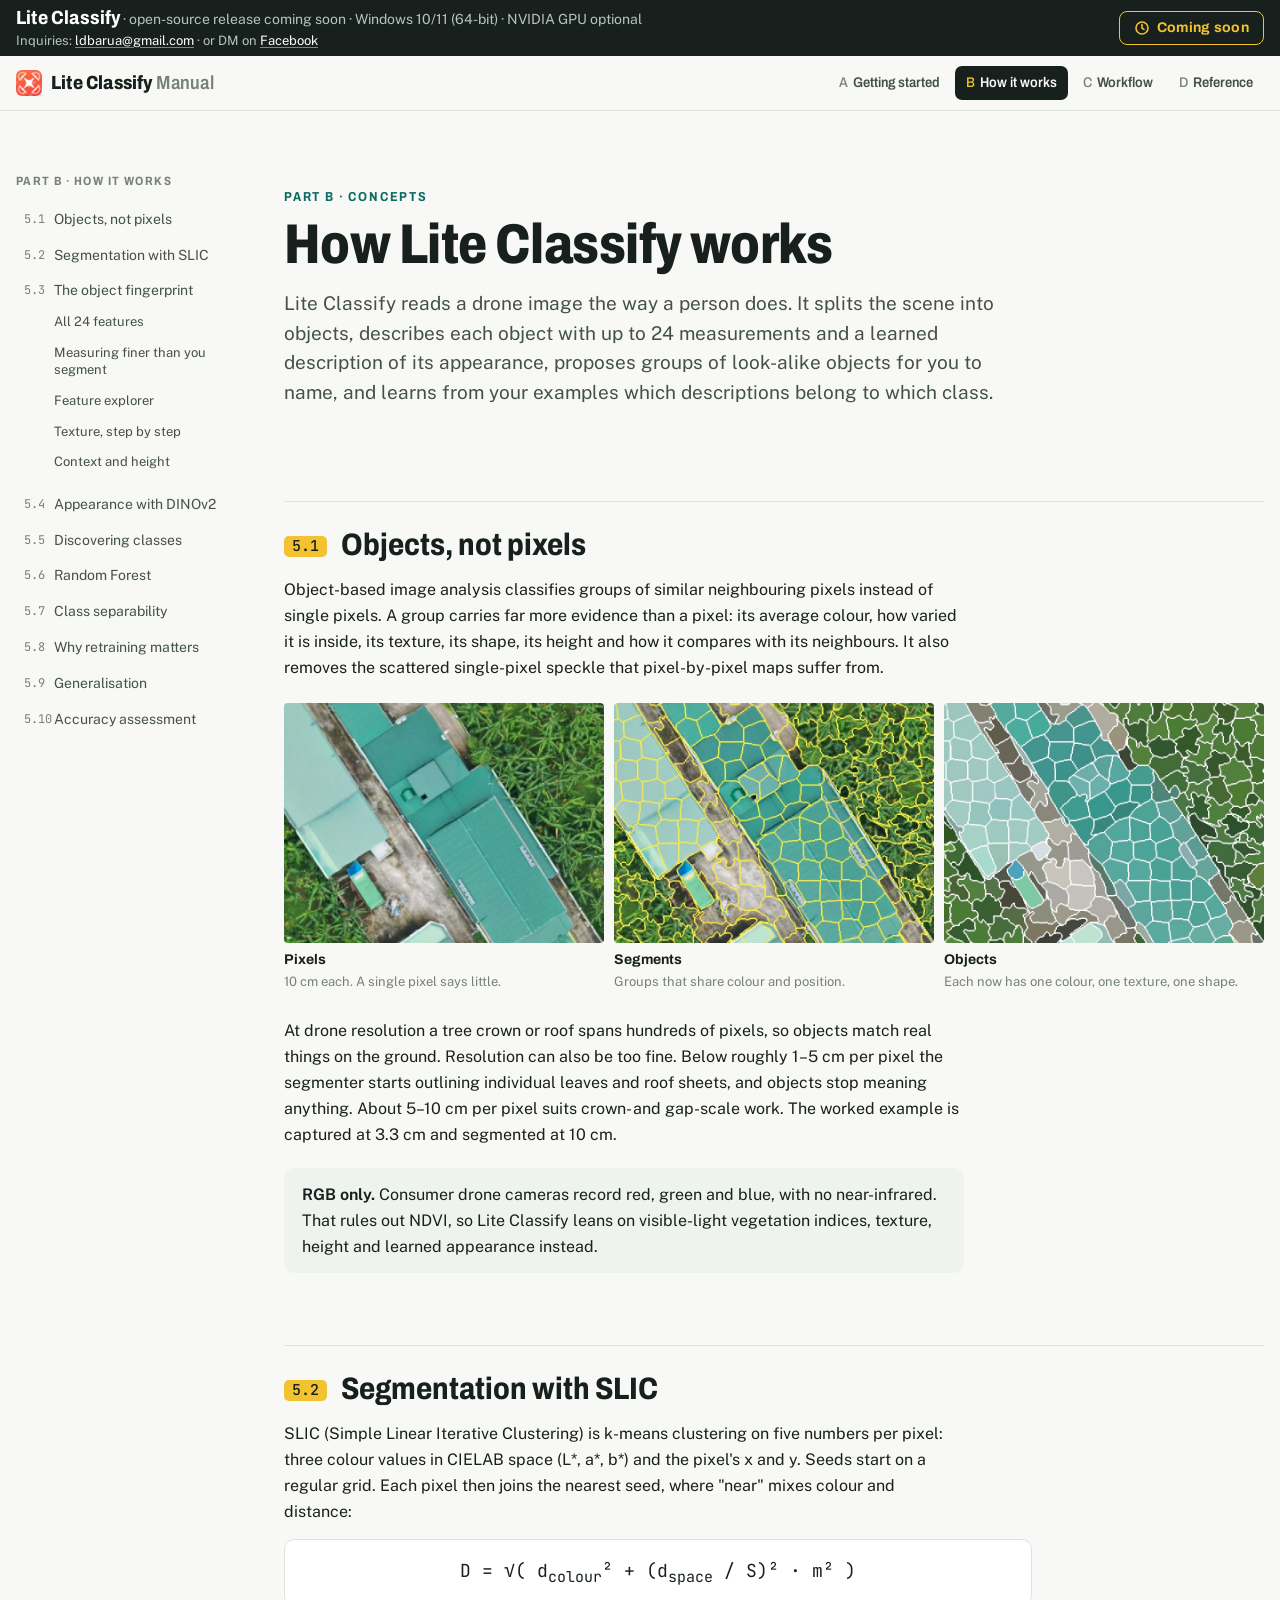
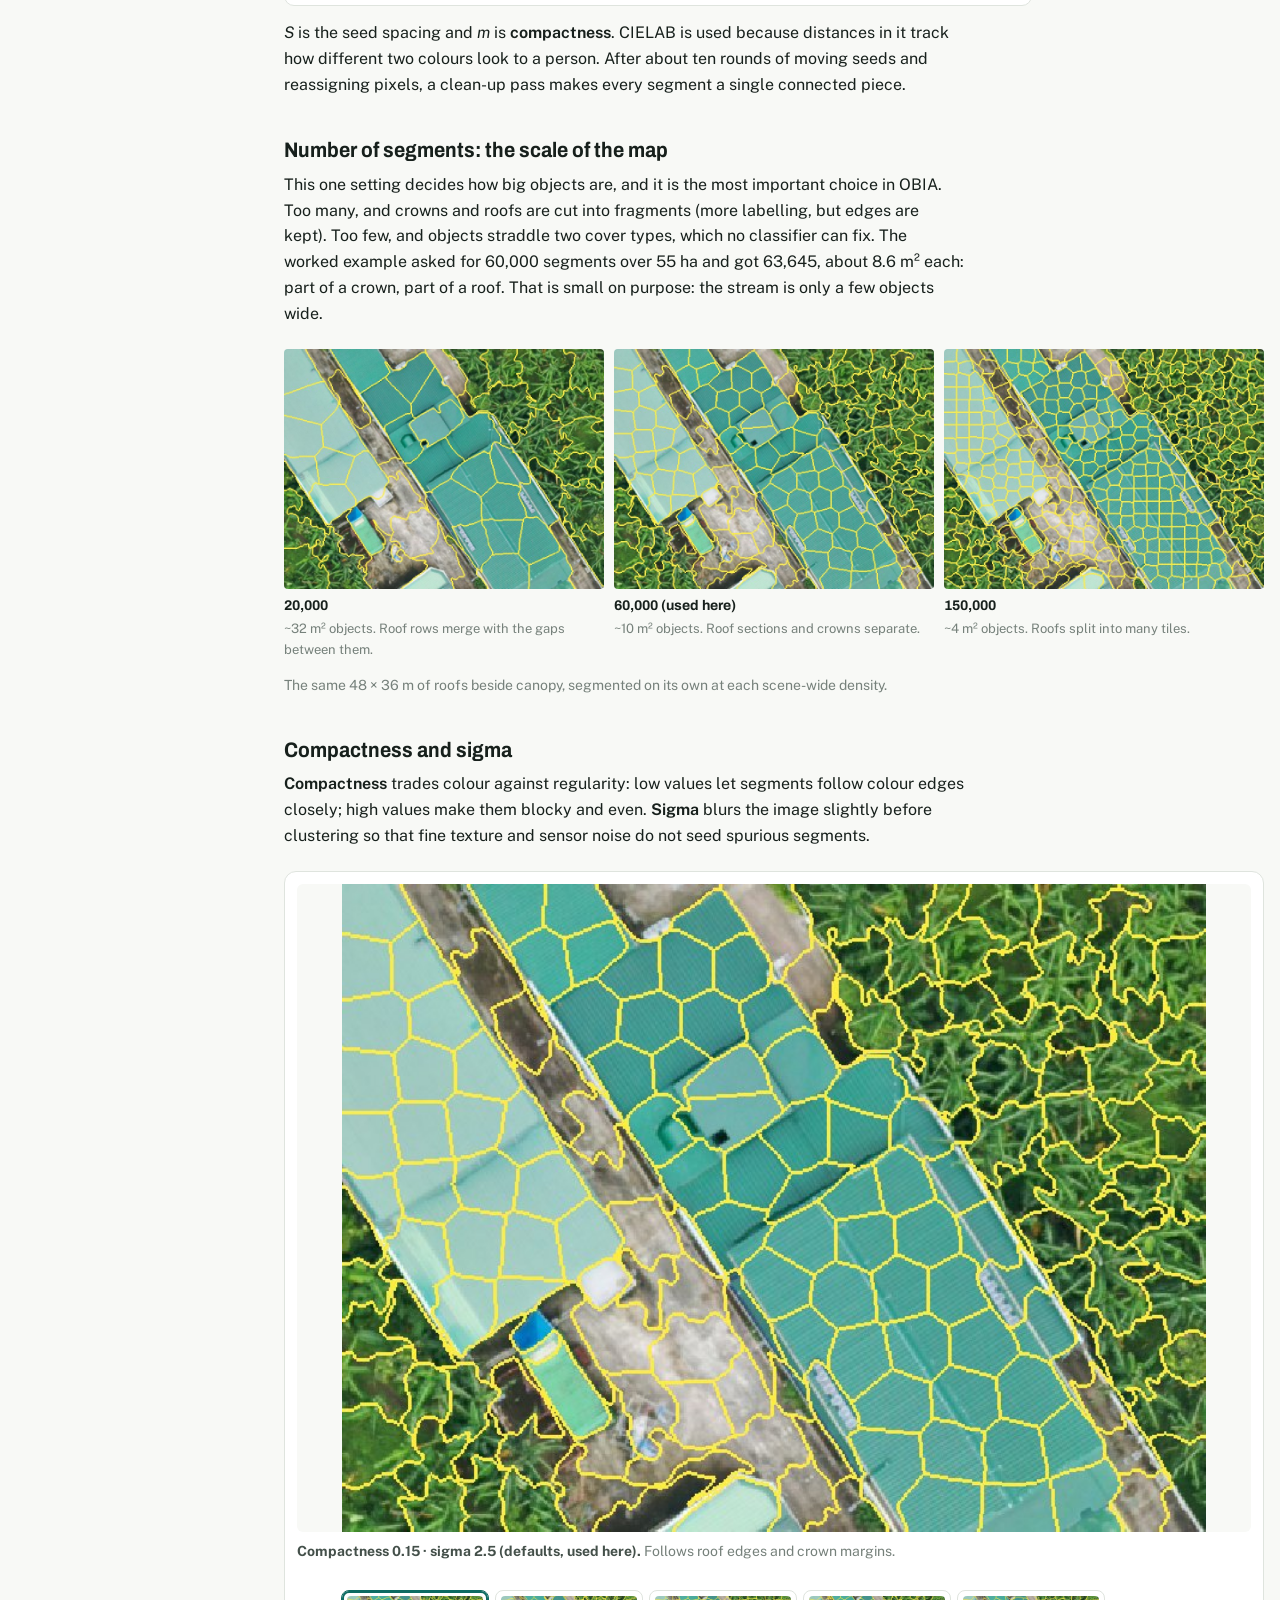
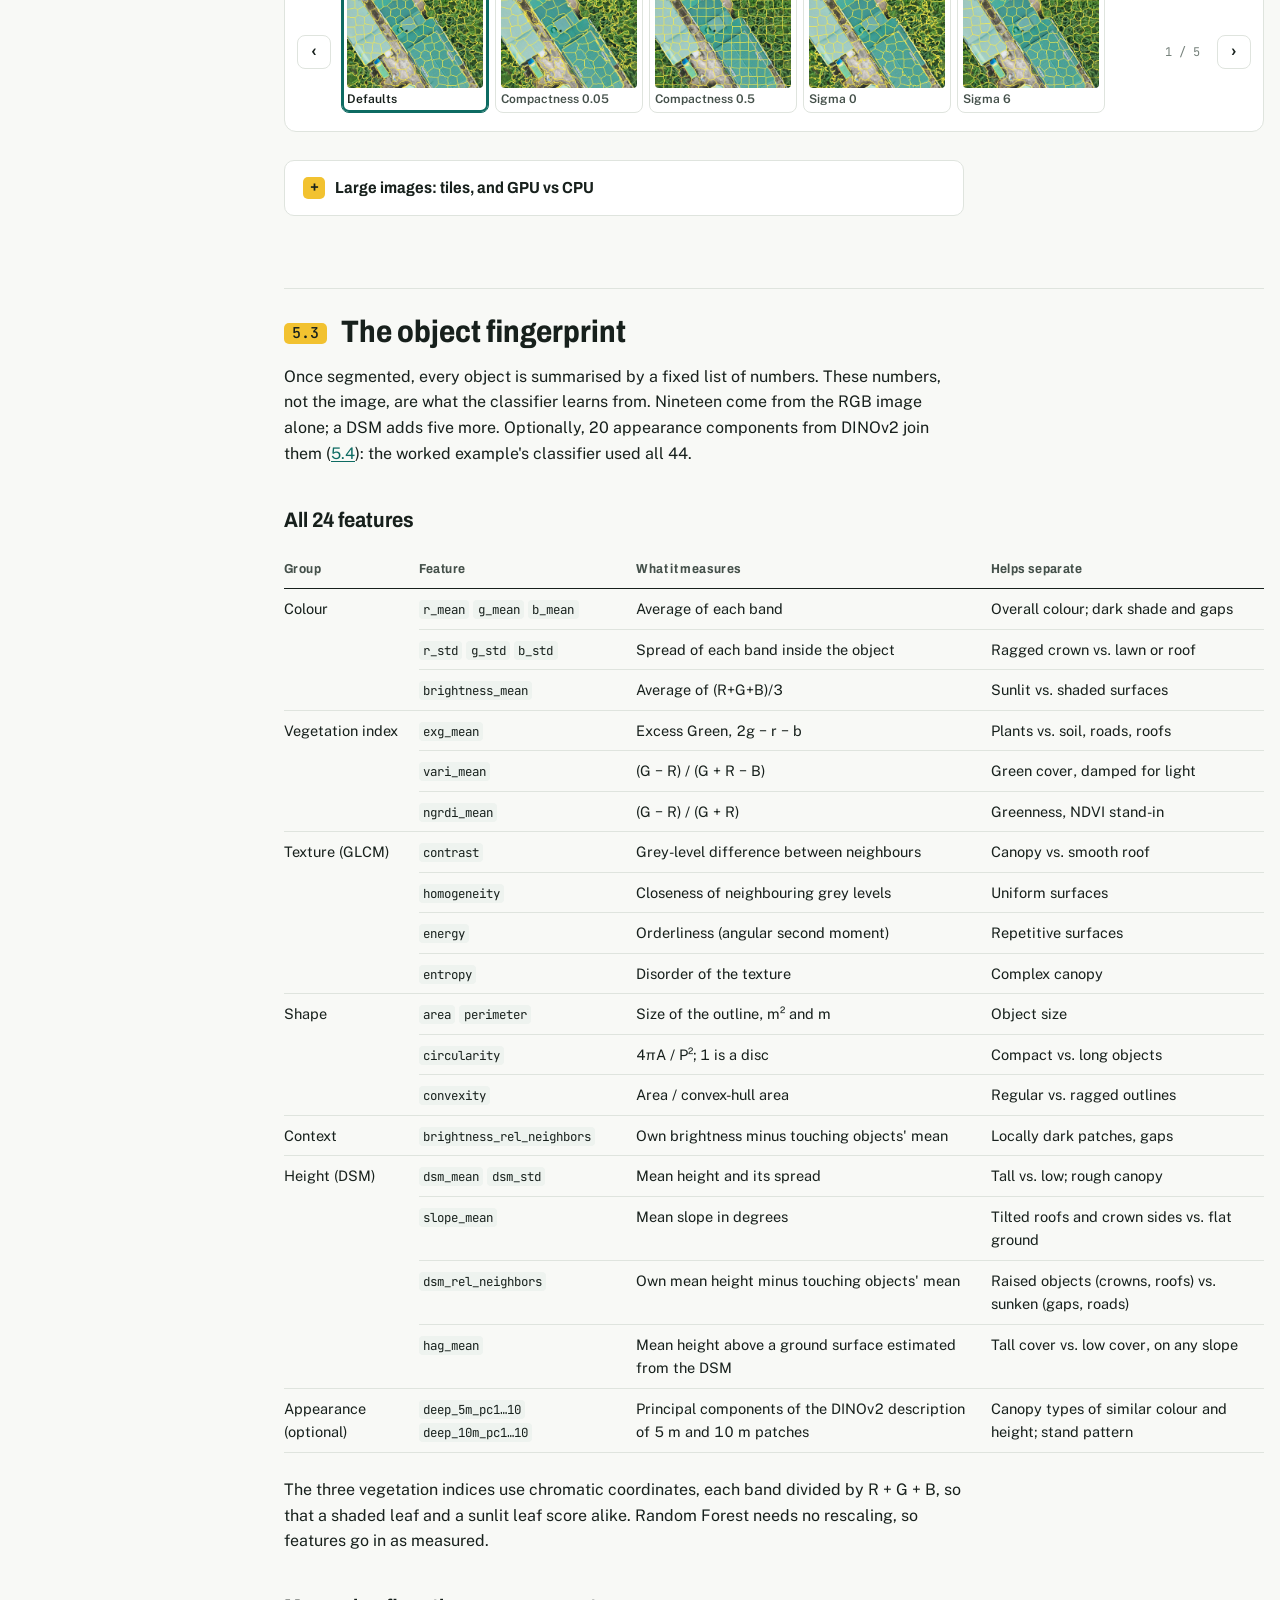
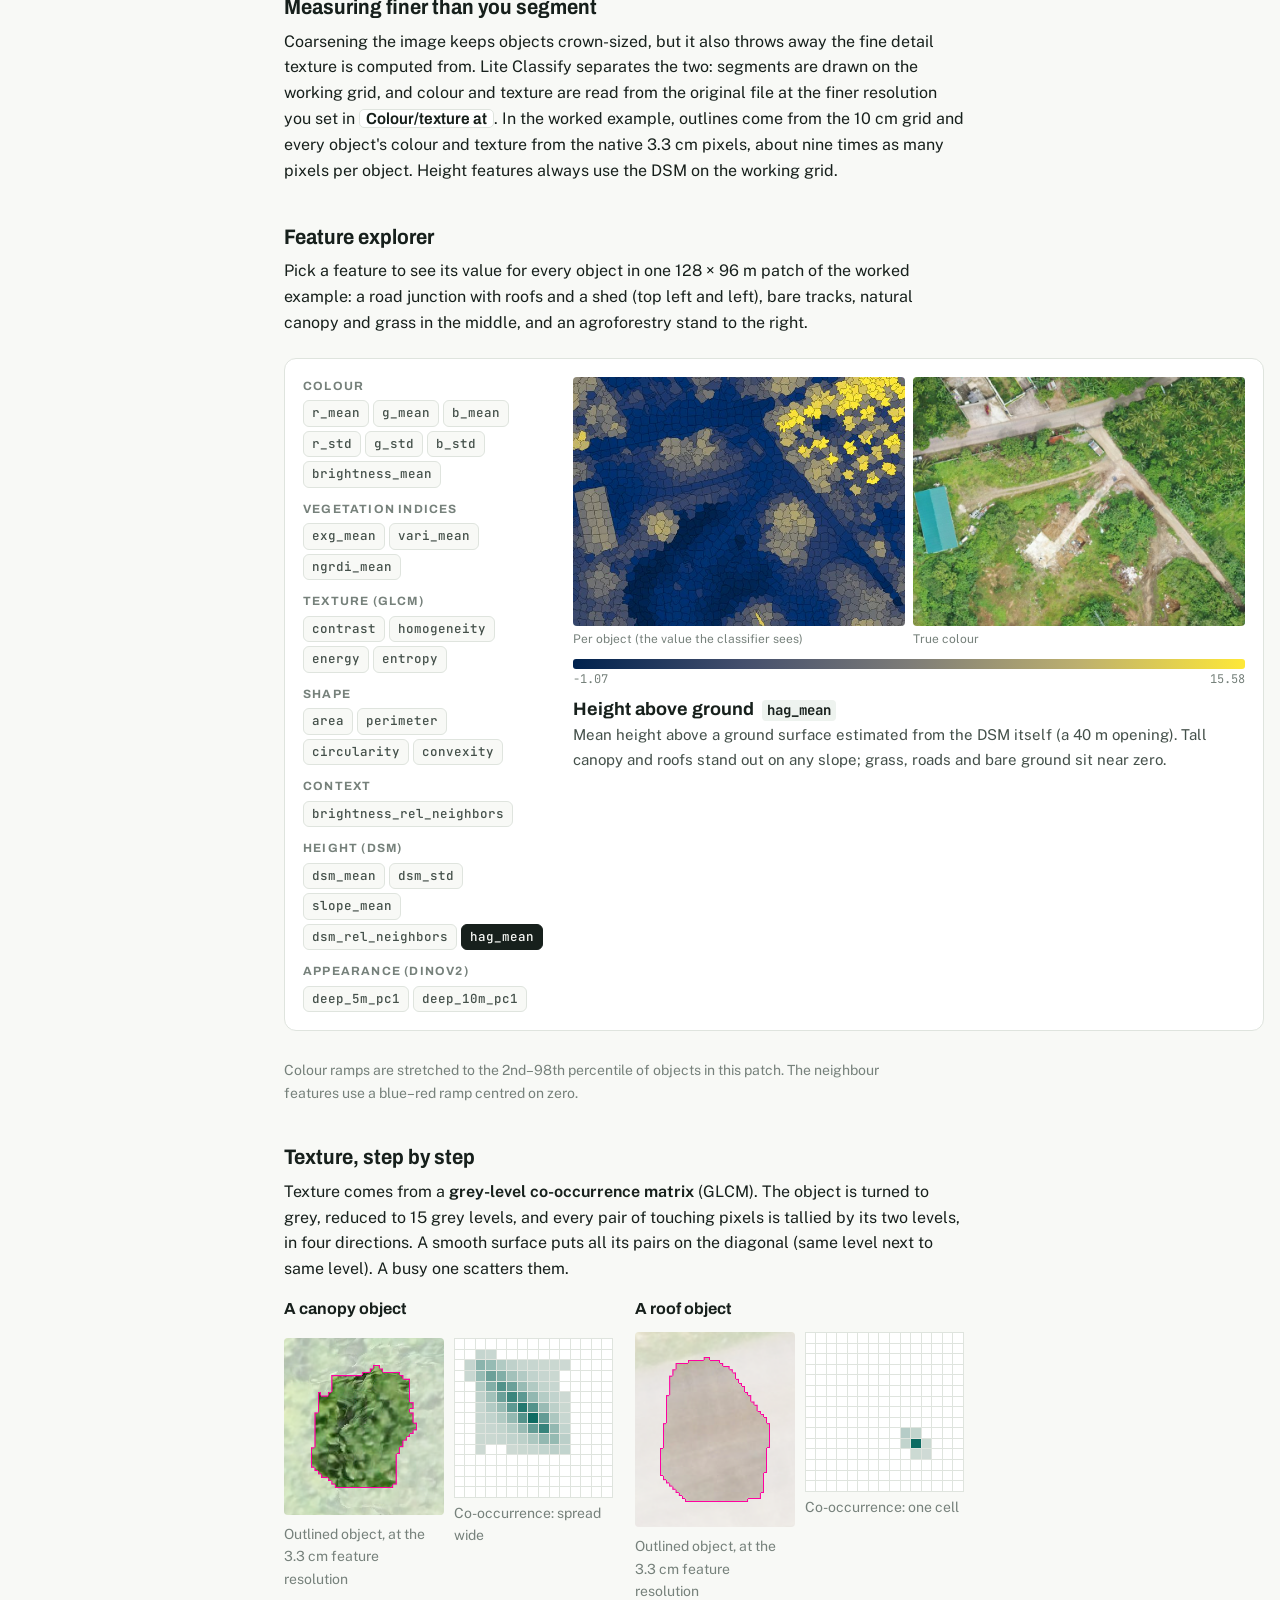
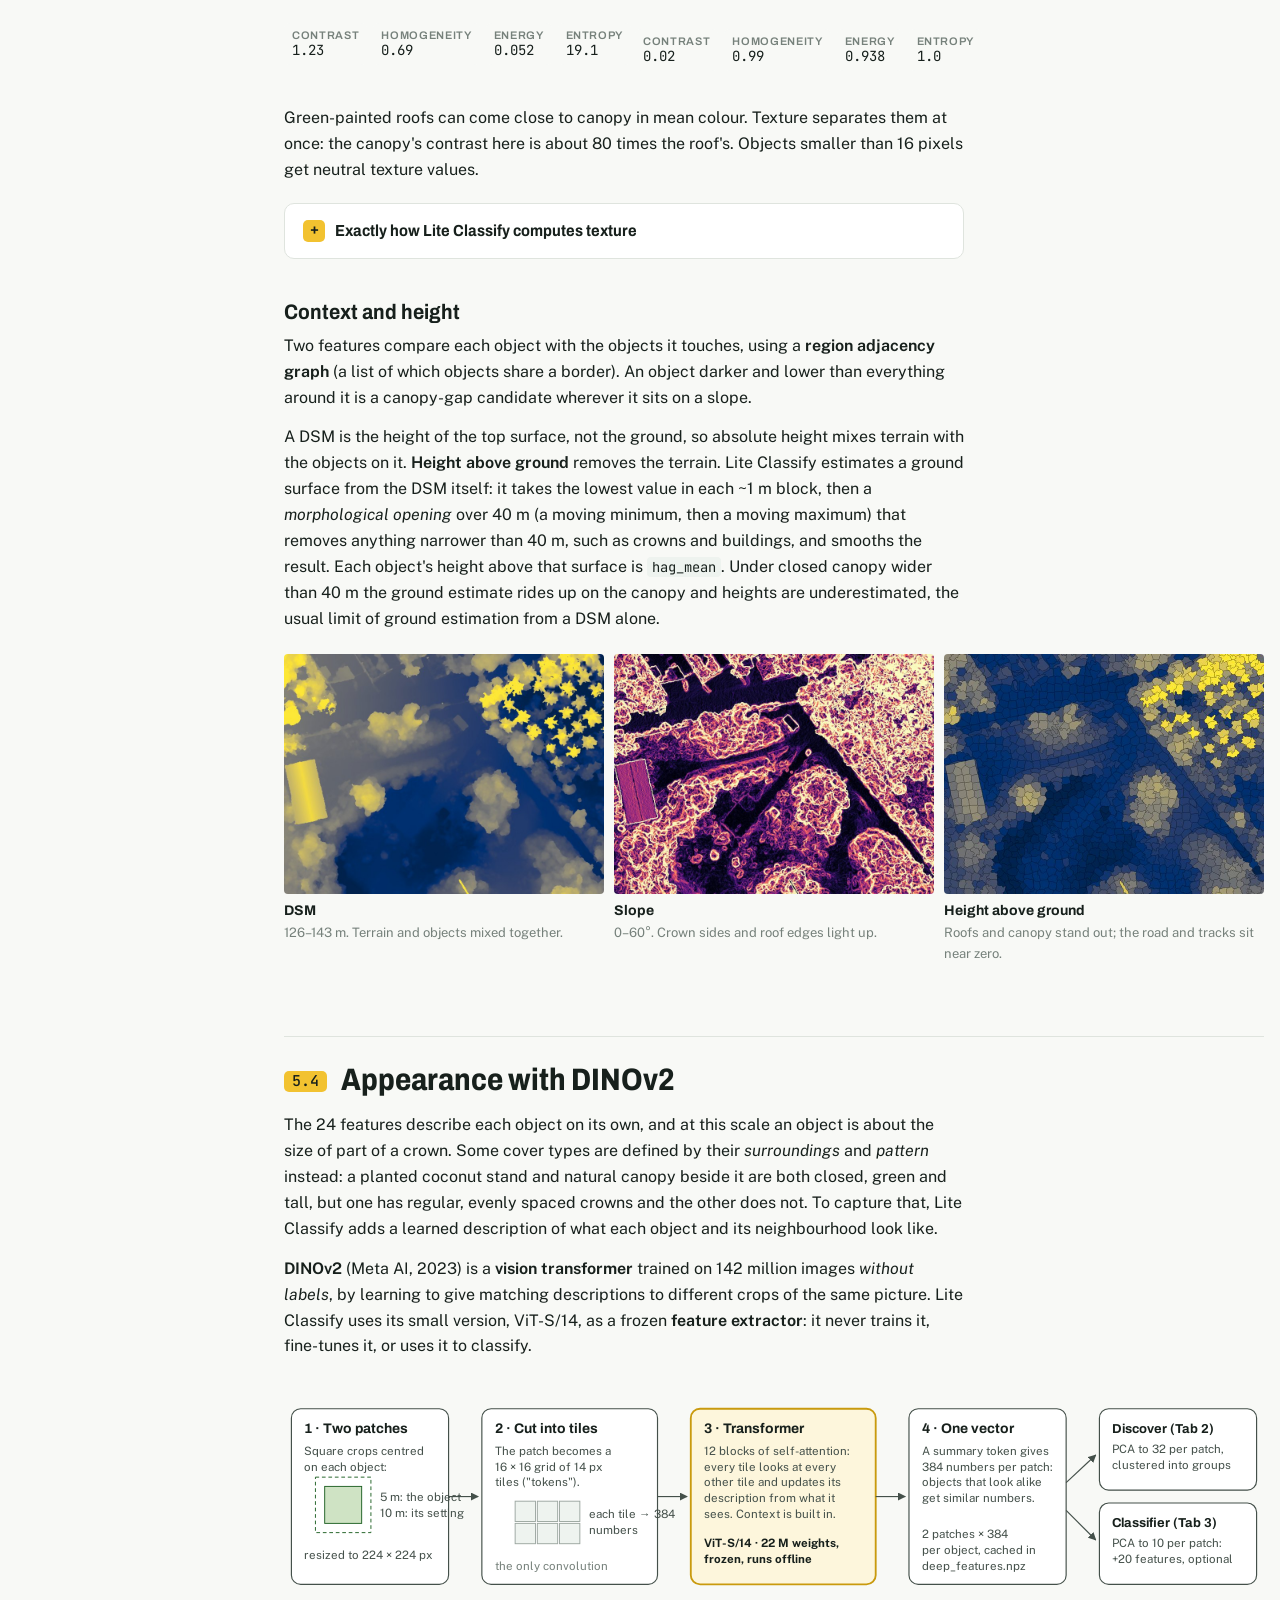
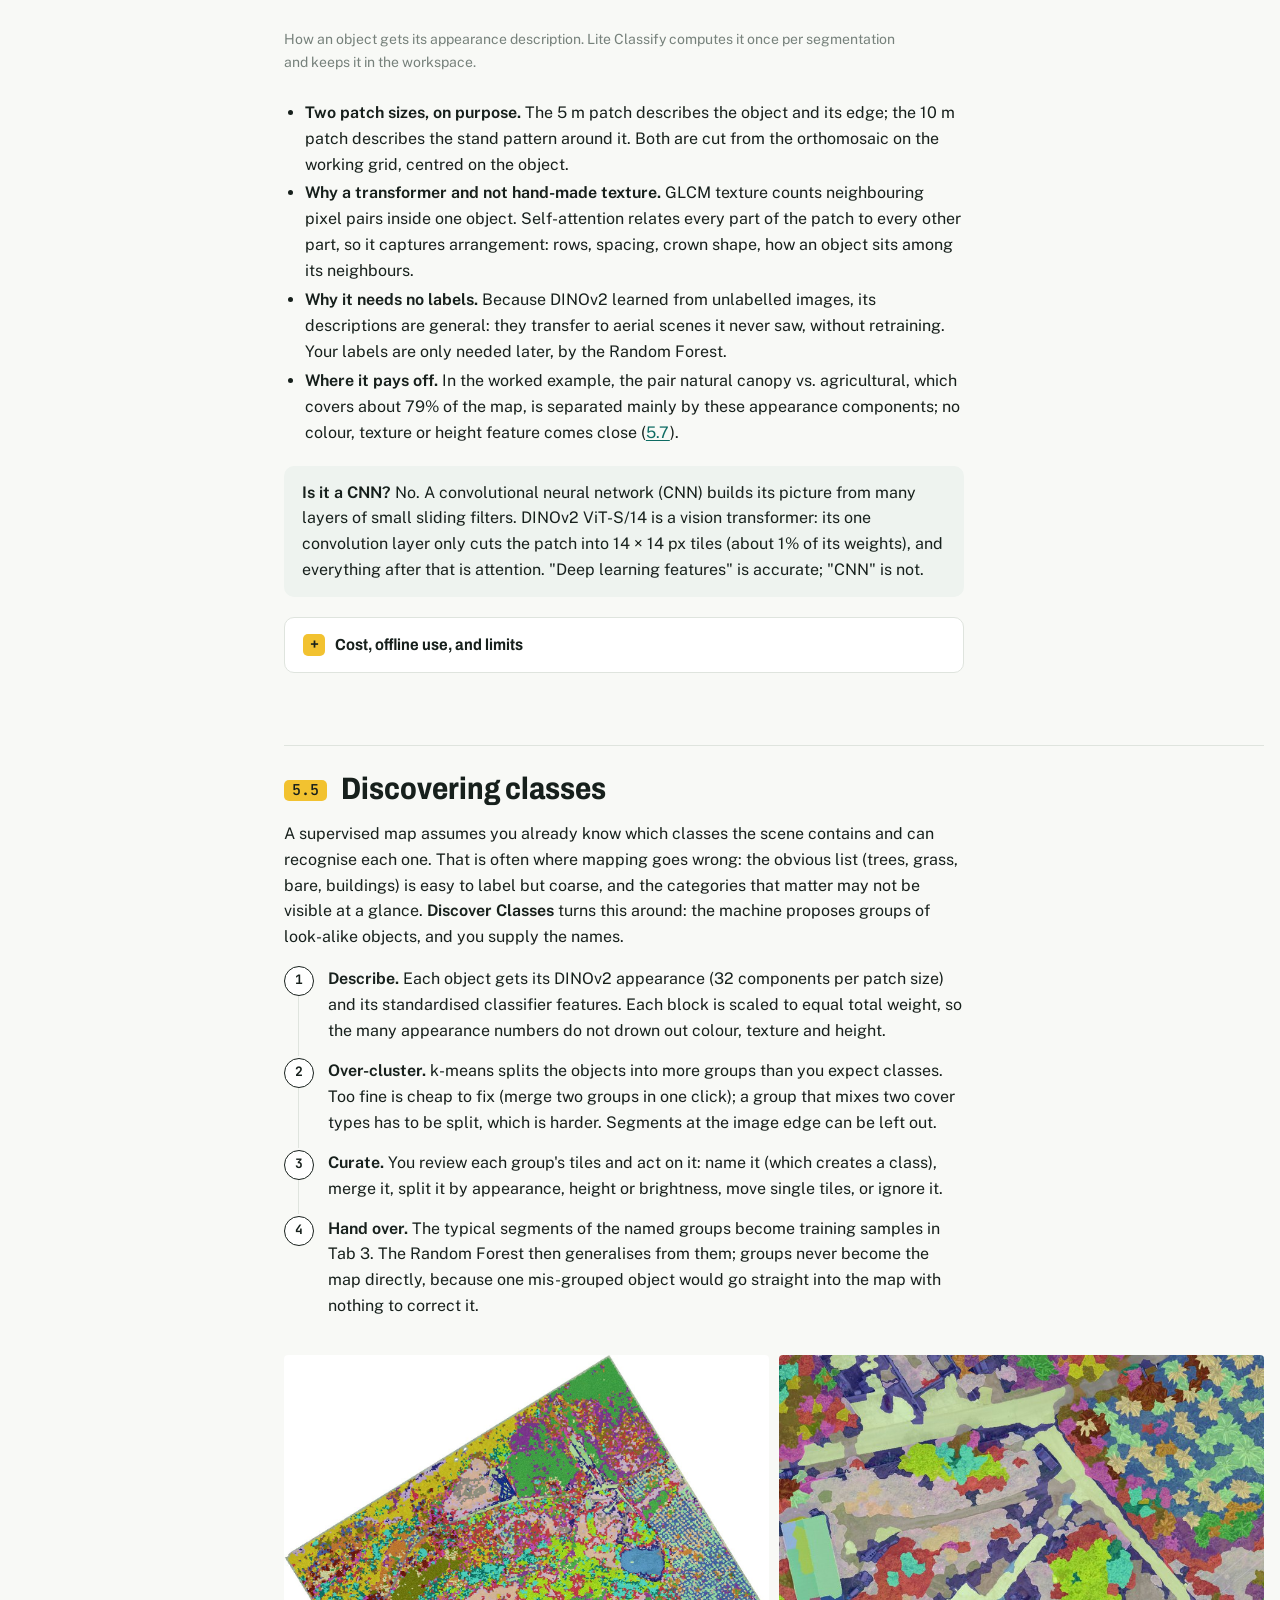
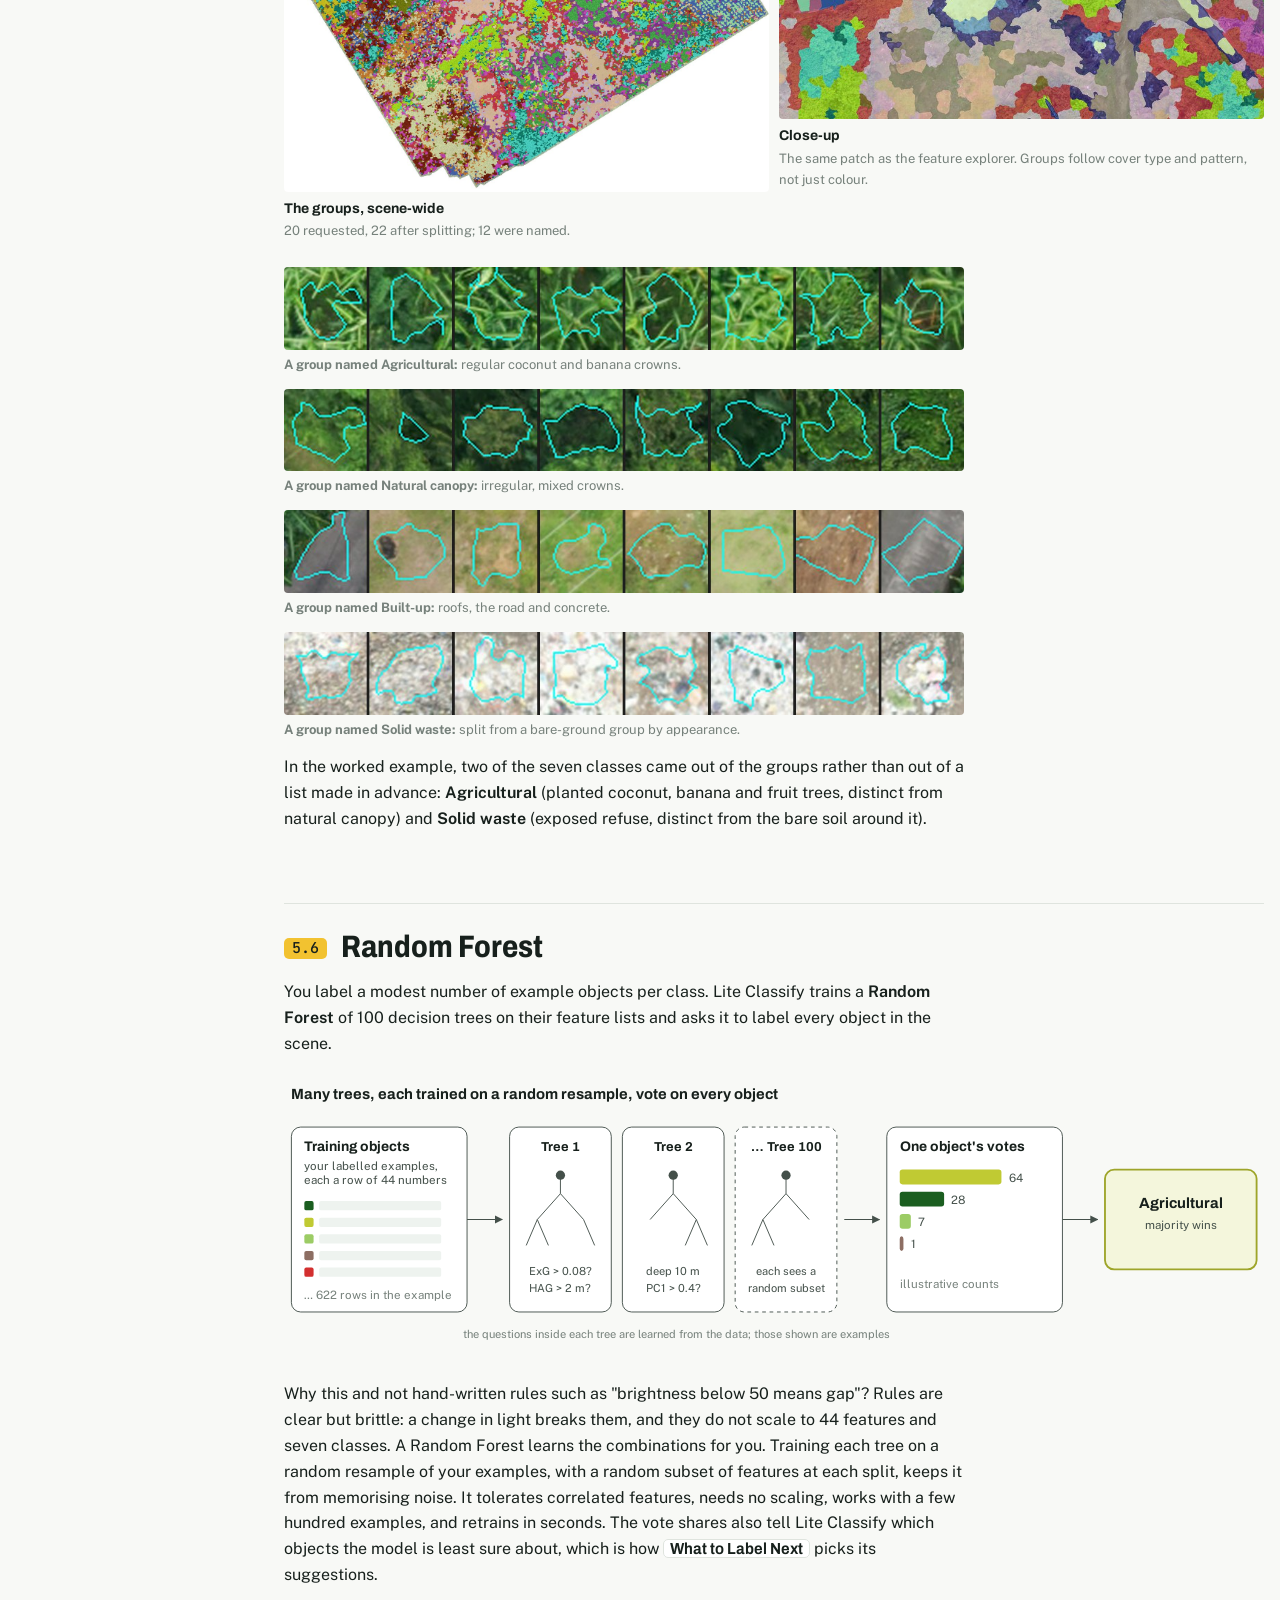
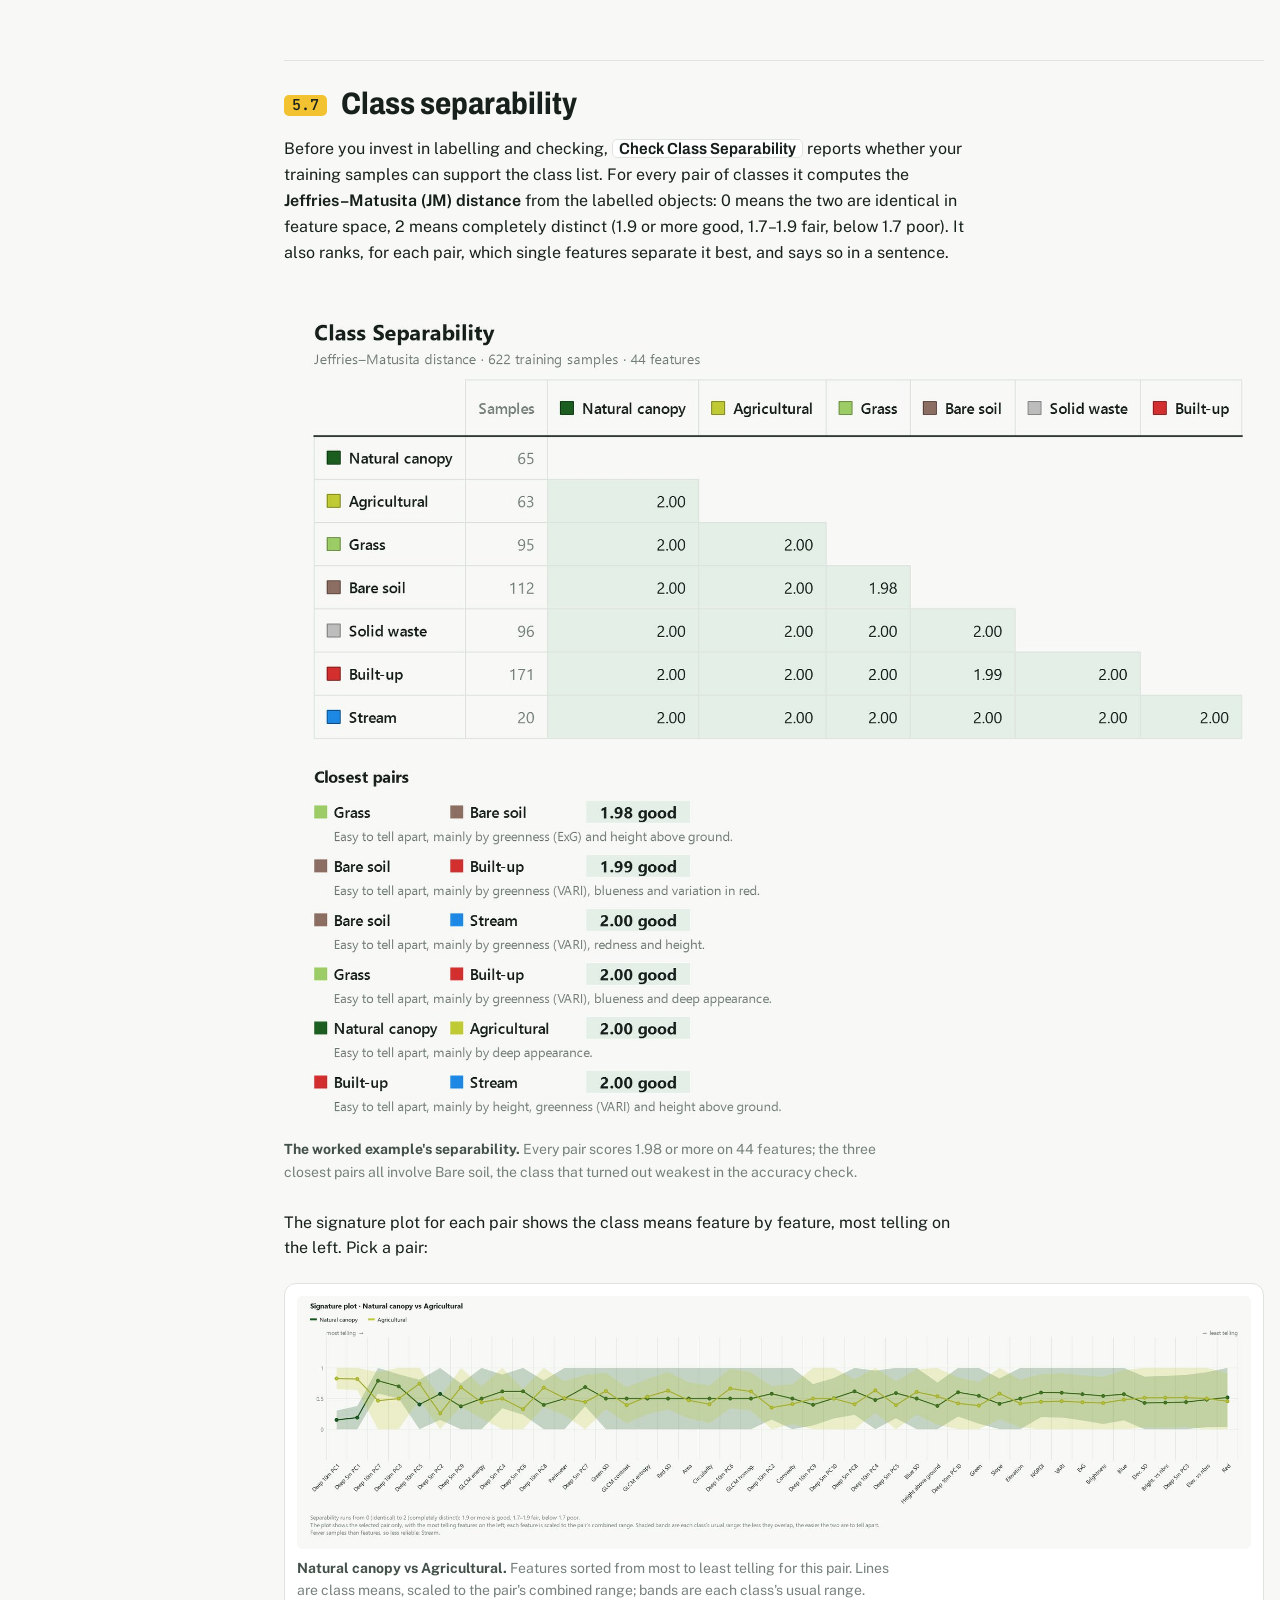
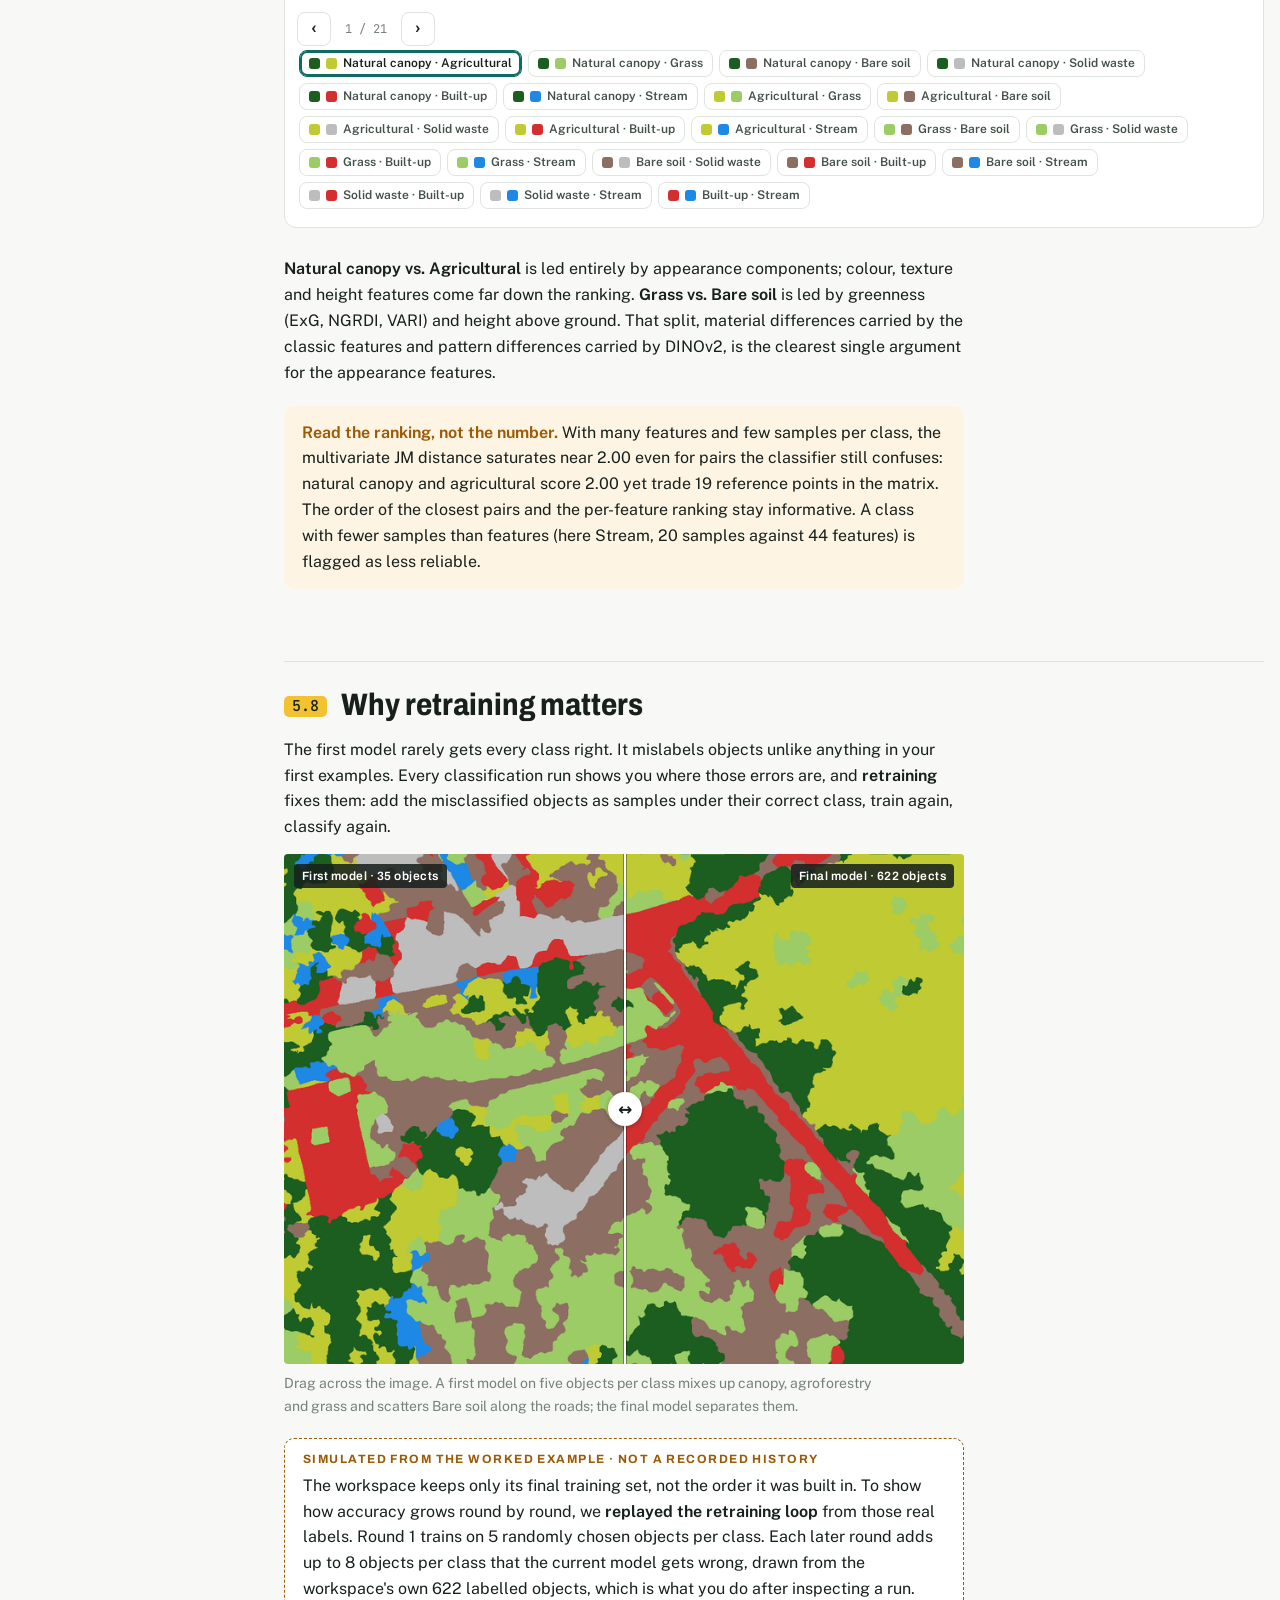
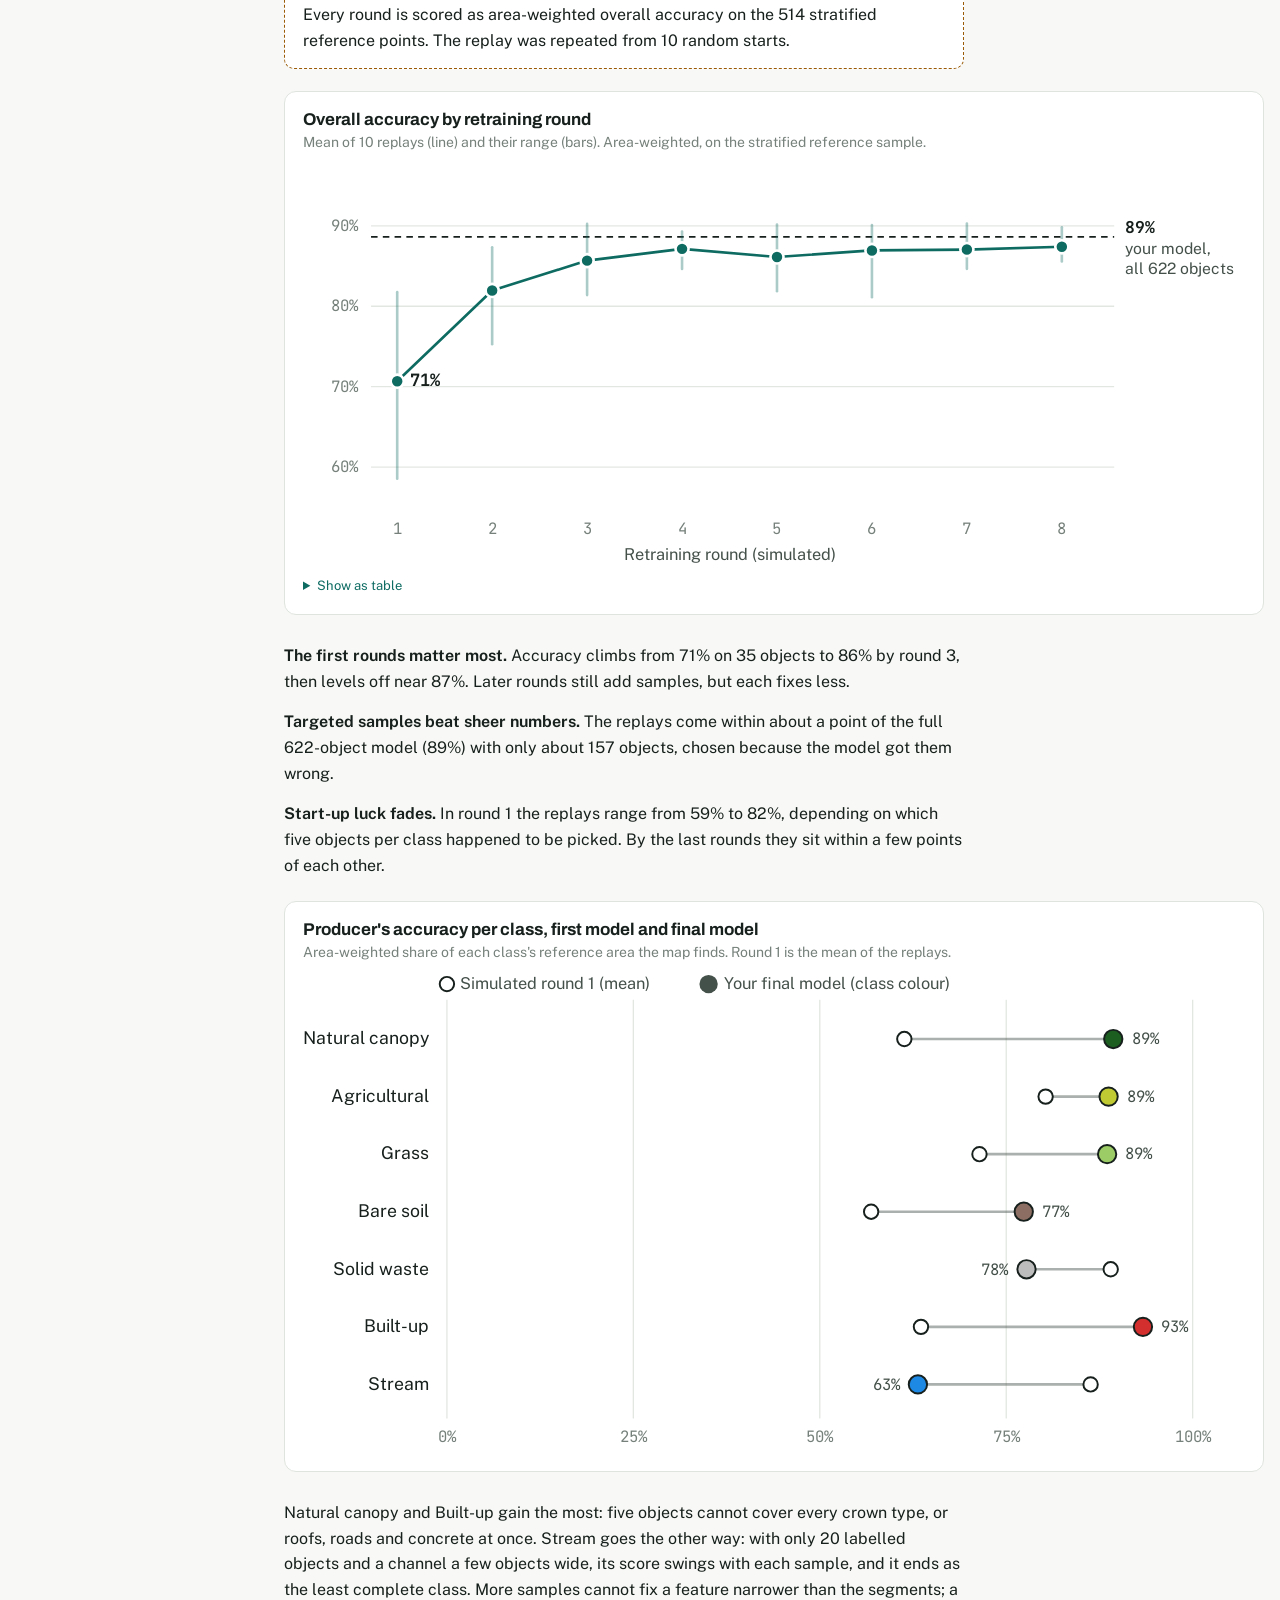
<file: docs/concepts.html>
<!doctype html>
<html lang="en">
<head>
<meta charset="utf-8">
<meta name="viewport" content="width=device-width, initial-scale=1, viewport-fit=cover">
<title>Lite Classify Manual · How it works</title>
<link rel="preconnect" href="https://fonts.googleapis.com">
<link rel="preconnect" href="https://fonts.gstatic.com" crossorigin>
<link rel="stylesheet" href="https://fonts.googleapis.com/css2?family=Archivo:wdth,wght@75..100,500..800&family=JetBrains+Mono:wght@400;500;700&family=Public+Sans:ital,wght@0,400;0,600;0,700;1,400&display=swap">
<link rel="icon" type="image/png" href="img/brand/liteclassify_64.png">
<link rel="apple-touch-icon" href="img/brand/liteclassify_180.png">
<link rel="stylesheet" href="manual.css">
</head>
<body>
<header class="topbar">
  <div class="getbar">
    <div class="getbar-in">
      <div class="getbar-id">
        <p><b>Lite Classify</b> <span>· open-source release coming soon · Windows 10/11 (64-bit) · NVIDIA GPU optional</span></p>
        <p class="getbar-contact">Inquiries: <a href="mailto:ldbarua@gmail.com">ldbarua@gmail.com</a><span class="sep"> · </span>or DM on <a href="https://www.facebook.com/leonardo.barua" target="_blank" rel="noopener">Facebook</a></p>
      </div>
      <span class="getbar-soon" role="status"><svg viewBox="0 0 24 24" fill="none" stroke="currentColor" stroke-width="2.4" stroke-linecap="round" stroke-linejoin="round" aria-hidden="true"><circle cx="12" cy="12" r="9"/><path d="M12 7v5l3 2"/></svg>Coming soon</span>
    </div>
  </div>
  <div class="topbar-inner">
  <a class="brand" href="index.html"><img class="brand-mark" src="img/brand/liteclassify_64.png" alt="" width="26" height="26"><span>Lite Classify <span class="brand-sub">Manual</span></span></a>
  <nav class="parts" aria-label="Manual parts">
    <a href="index.html"><span>A</span>Getting started</a>
    <a href="concepts.html" aria-current="page"><span>B</span>How it works</a>
    <a href="workflow.html"><span>C</span>Workflow</a>
    <a href="reference.html"><span>D</span>Reference</a>
  </nav>
</div></header>

<div class="frame">
<aside class="toc" aria-label="On this page">
  <p class="toc-title">Part B · How it works</p>
  <ol>
    <li><a href="#objects"><span class="n">5.1</span>Objects, not pixels</a></li>
    <li><a href="#slic"><span class="n">5.2</span>Segmentation with SLIC</a></li>
    <li><a href="#features"><span class="n">5.3</span>The object fingerprint</a>
      <ol>
        <li><a href="#feature-table">All 24 features</a></li>
        <li><a href="#feature-res">Measuring finer than you segment</a></li>
        <li><a href="#explorer">Feature explorer</a></li>
        <li><a href="#glcm">Texture, step by step</a></li>
        <li><a href="#context">Context and height</a></li>
      </ol>
    </li>
    <li><a href="#dinov2"><span class="n">5.4</span>Appearance with DINOv2</a></li>
    <li><a href="#discover"><span class="n">5.5</span>Discovering classes</a></li>
    <li><a href="#rf"><span class="n">5.6</span>Random Forest</a></li>
    <li><a href="#separability"><span class="n">5.7</span>Class separability</a></li>
    <li><a href="#retraining"><span class="n">5.8</span>Why retraining matters</a></li>
    <li><a href="#sieve"><span class="n">5.9</span>Generalisation</a></li>
    <li><a href="#accuracy"><span class="n">5.10</span>Accuracy assessment</a></li>
  </ol>
</aside>

<main>
<section class="hero">
  <p class="eyebrow">Part B · Concepts</p>
  <h1>How Lite Classify works</h1>
  <p class="lead">Lite Classify reads a drone image the way a person does. It splits the scene into objects, describes each object with up to 24 measurements and a learned description of its appearance, proposes groups of look-alike objects for you to name, and learns from your examples which descriptions belong to which class.</p>
</section>

<h2 id="objects"><span class="num">5.1</span>Objects, not pixels</h2>
<p>Object-based image analysis classifies groups of similar neighbouring pixels instead of single pixels. A group carries far more evidence than a pixel: its average colour, how varied it is inside, its texture, its shape, its height and how it compares with its neighbours. It also removes the scattered single-pixel speckle that pixel-by-pixel maps suffer from.</p>
<div class="strip c3">
  <figure><img src="img/obj_pixels.jpg" alt="Roofs and canopy at 10 cm"><figcaption><b>Pixels</b> 10 cm each. A single pixel says little.</figcaption></figure>
  <figure><img src="img/obj_boundaries.jpg" alt="Same view with yellow segment outlines"><figcaption><b>Segments</b> Groups that share colour and position.</figcaption></figure>
  <figure><img src="img/obj_means.jpg" alt="Same view with each segment filled with its mean colour"><figcaption><b>Objects</b> Each now has one colour, one texture, one shape.</figcaption></figure>
</div>
<p>At drone resolution a tree crown or roof spans hundreds of pixels, so objects match real things on the ground. Resolution can also be too fine. Below roughly 1–5 cm per pixel the segmenter starts outlining individual leaves and roof sheets, and objects stop meaning anything. About 5–10 cm per pixel suits crown- and gap-scale work. The worked example is captured at 3.3 cm and segmented at 10 cm.</p>
<div class="note"><p><strong>RGB only.</strong> Consumer drone cameras record red, green and blue, with no near-infrared. That rules out NDVI, so Lite Classify leans on visible-light vegetation indices, texture, height and learned appearance instead.</p></div>

<h2 id="slic"><span class="num">5.2</span>Segmentation with SLIC</h2>
<p>SLIC (Simple Linear Iterative Clustering) is k-means clustering on five numbers per pixel: three colour values in CIELAB space (L*, a*, b*) and the pixel's x and y. Seeds start on a regular grid. Each pixel then joins the nearest seed, where "near" mixes colour and distance:</p>
<p class="mono" style="font-size:18px;background:var(--surface);border:1px solid var(--rule);border-radius:10px;padding:16px 20px;text-align:center">D = √( d<sub>colour</sub>² + (d<sub>space</sub> / S)² · m² )</p>
<p><em>S</em> is the seed spacing and <em>m</em> is <strong>compactness</strong>. CIELAB is used because distances in it track how different two colours look to a person. After about ten rounds of moving seeds and reassigning pixels, a clean-up pass makes every segment a single connected piece.</p>

<h3>Number of segments: the scale of the map</h3>
<p>This one setting decides how big objects are, and it is the most important choice in OBIA. Too many, and crowns and roofs are cut into fragments (more labelling, but edges are kept). Too few, and objects straddle two cover types, which no classifier can fix. The worked example asked for 60,000 segments over <span data-d="grid.area_ha" data-fmt="f0"></span> ha and got <span data-d="segmentation.segments" data-fmt="int"></span>, about <span data-d="segmentation.mean_area_m2" data-fmt="f1"></span> m² each: part of a crown, part of a roof. That is small on purpose: the stream is only a few objects wide.</p>
<div class="strip c3">
  <figure><img src="img/seg_k20000.jpg" alt="Segments at a 20,000 target"><figcaption><b>20,000</b> ~<span data-d="seg_series.k20000.mean_area_m2" data-fmt="f0"></span> m² objects. Roof rows merge with the gaps between them.</figcaption></figure>
  <figure><img src="img/seg_k60000.jpg" alt="Segments at a 60,000 target"><figcaption><b>60,000 (used here)</b> ~<span data-d="seg_series.k60000.mean_area_m2" data-fmt="f0"></span> m² objects. Roof sections and crowns separate.</figcaption></figure>
  <figure><img src="img/seg_k150000.jpg" alt="Segments at a 150,000 target"><figcaption><b>150,000</b> ~<span data-d="seg_series.k150000.mean_area_m2" data-fmt="f0"></span> m² objects. Roofs split into many tiles.</figcaption></figure>
</div>
<p class="caption">The same 48 × 36 m of roofs beside canopy, segmented on its own at each scene-wide density.</p>

<h3>Compactness and sigma</h3>
<p><strong>Compactness</strong> trades colour against regularity: low values let segments follow colour edges closely; high values make them blocky and even. <strong>Sigma</strong> blurs the image slightly before clustering so that fine texture and sensor noise do not seed spurious segments.</p>
<div class="gallery">
  <figure class="g-main"><img src="" alt=""><figcaption></figcaption></figure>
  <div class="g-bar">
    <button class="g-step" type="button" data-step="-1" aria-label="Previous">‹</button>
    <div class="g-thumbs" role="tablist" aria-label="Segmentation settings">
      <button type="button" data-thumb="img/seg_k60000.jpg" data-src="img/seg_k60000.jpg" data-alt="Compactness 0.15, sigma 2.5" data-cap="<b>Compactness 0.15 · sigma 2.5 (defaults, used here).</b> Follows roof edges and crown margins.">Defaults</button>
      <button type="button" data-thumb="img/seg_m005.jpg" data-src="img/seg_m005.jpg" data-alt="Compactness 0.05" data-cap="<b>Compactness 0.05.</b> Hugs colour edges; sizes become irregular.">Compactness 0.05</button>
      <button type="button" data-thumb="img/seg_m050.jpg" data-src="img/seg_m050.jpg" data-alt="Compactness 0.5" data-cap="<b>Compactness 0.5.</b> Regular, honeycomb-like; cuts across weak edges.">Compactness 0.5</button>
      <button type="button" data-thumb="img/seg_s0.jpg" data-src="img/seg_s0.jpg" data-alt="Sigma 0" data-cap="<b>Sigma 0.</b> No smoothing: ragged outlines that chase texture.">Sigma 0</button>
      <button type="button" data-thumb="img/seg_s6.jpg" data-src="img/seg_s6.jpg" data-alt="Sigma 6" data-cap="<b>Sigma 6.</b> Heavy smoothing: rounder, softer outlines; small features blur away.">Sigma 6</button>
    </div>
    <span class="g-count"></span>
    <button class="g-step" type="button" data-step="1" aria-label="Next">›</button>
  </div>
</div>
<details class="why"><summary>Large images: tiles, and GPU vs CPU</summary>
<p>When one run would not fit in memory, Lite Classify segments the image in <strong>tiles</strong> with an overlap margin. Colour is scaled over the whole scene first and every tile aims for the same segment size, so tiles match. Each overlap pixel goes to the segment whose centre owns it, and leftover slivers merge into the neighbour they share most border with, so no object is cut or duplicated at a tile seam. Images that fit keep the single-run path.</p>
<p>The CPU engine is scikit-image's SLIC. The GPU engine is a PyTorch version of the same clustering. They scale compactness differently, so the same value gives similar but not identical segments, and the GPU's parallel updates make it not bit-for-bit repeatable (about 98% of pixels agree between runs). Pick one engine for a project and keep it; the realised segment count, not the requested one, is what to report.</p>
</details>

<h2 id="features"><span class="num">5.3</span>The object fingerprint</h2>
<p>Once segmented, every object is summarised by a fixed list of numbers. These numbers, not the image, are what the classifier learns from. Nineteen come from the RGB image alone; a DSM adds five more. Optionally, 20 appearance components from DINOv2 join them (<a href="#dinov2">5.4</a>): the worked example's classifier used all <span data-d="features.total"></span>.</p>

<h3 id="feature-table">All 24 features</h3>
<div class="table-wrap"><table>
  <thead><tr><th>Group</th><th>Feature</th><th>What it measures</th><th>Helps separate</th></tr></thead>
  <tbody>
    <tr><td rowspan="3">Colour</td><td><code>r_mean</code> <code>g_mean</code> <code>b_mean</code></td><td>Average of each band</td><td>Overall colour; dark shade and gaps</td></tr>
    <tr><td><code>r_std</code> <code>g_std</code> <code>b_std</code></td><td>Spread of each band inside the object</td><td>Ragged crown vs. lawn or roof</td></tr>
    <tr><td><code>brightness_mean</code></td><td>Average of (R+G+B)/3</td><td>Sunlit vs. shaded surfaces</td></tr>
    <tr><td rowspan="3">Vegetation index</td><td><code>exg_mean</code></td><td>Excess Green, 2g − r − b</td><td>Plants vs. soil, roads, roofs</td></tr>
    <tr><td><code>vari_mean</code></td><td>(G − R) / (G + R − B)</td><td>Green cover, damped for light</td></tr>
    <tr><td><code>ngrdi_mean</code></td><td>(G − R) / (G + R)</td><td>Greenness, NDVI stand-in</td></tr>
    <tr><td rowspan="4">Texture (GLCM)</td><td><code>contrast</code></td><td>Grey-level difference between neighbours</td><td>Canopy vs. smooth roof</td></tr>
    <tr><td><code>homogeneity</code></td><td>Closeness of neighbouring grey levels</td><td>Uniform surfaces</td></tr>
    <tr><td><code>energy</code></td><td>Orderliness (angular second moment)</td><td>Repetitive surfaces</td></tr>
    <tr><td><code>entropy</code></td><td>Disorder of the texture</td><td>Complex canopy</td></tr>
    <tr><td rowspan="3">Shape</td><td><code>area</code> <code>perimeter</code></td><td>Size of the outline, m² and m</td><td>Object size</td></tr>
    <tr><td><code>circularity</code></td><td>4πA / P²; 1 is a disc</td><td>Compact vs. long objects</td></tr>
    <tr><td><code>convexity</code></td><td>Area / convex-hull area</td><td>Regular vs. ragged outlines</td></tr>
    <tr><td>Context</td><td><code>brightness_rel_neighbors</code></td><td>Own brightness minus touching objects' mean</td><td>Locally dark patches, gaps</td></tr>
    <tr><td rowspan="4">Height (DSM)</td><td><code>dsm_mean</code> <code>dsm_std</code></td><td>Mean height and its spread</td><td>Tall vs. low; rough canopy</td></tr>
    <tr><td><code>slope_mean</code></td><td>Mean slope in degrees</td><td>Tilted roofs and crown sides vs. flat ground</td></tr>
    <tr><td><code>dsm_rel_neighbors</code></td><td>Own mean height minus touching objects' mean</td><td>Raised objects (crowns, roofs) vs. sunken (gaps, roads)</td></tr>
    <tr><td><code>hag_mean</code></td><td>Mean height above a ground surface estimated from the DSM</td><td>Tall cover vs. low cover, on any slope</td></tr>
    <tr><td>Appearance (optional)</td><td><code>deep_5m_pc1…10</code> <code>deep_10m_pc1…10</code></td><td>Principal components of the DINOv2 description of 5 m and 10 m patches</td><td>Canopy types of similar colour and height; stand pattern</td></tr>
  </tbody>
</table></div>
<p>The three vegetation indices use chromatic coordinates, each band divided by R + G + B, so that a shaded leaf and a sunlit leaf score alike. Random Forest needs no rescaling, so features go in as measured.</p>

<h3 id="feature-res">Measuring finer than you segment</h3>
<p>Coarsening the image keeps objects crown-sized, but it also throws away the fine detail texture is computed from. Lite Classify separates the two: segments are drawn on the working grid, and colour and texture are read from the original file at the finer resolution you set in <span class="ui">Colour/texture at</span>. In the worked example, outlines come from the 10 cm grid and every object's colour and texture from the native 3.3 cm pixels, about nine times as many pixels per object. Height features always use the DSM on the working grid.</p>

<h3 id="explorer">Feature explorer</h3>
<p>Pick a feature to see its value for every object in one 128 × 96 m patch of the worked example: a road junction with roofs and a shed (top left and left), bare tracks, natural canopy and grass in the middle, and an agroforestry stand to the right.</p>
<div class="panel" id="feature-explorer" data-start="hag_mean">
  <div class="fx">
    <div class="fx-list"></div>
    <div class="fx-view"></div>
  </div>
</div>
<p class="small">Colour ramps are stretched to the 2nd–98th percentile of objects in this patch. The neighbour features use a blue–red ramp centred on zero.</p>

<h3 id="glcm">Texture, step by step</h3>
<p>Texture comes from a <strong>grey-level co-occurrence matrix</strong> (GLCM). The object is turned to grey, reduced to 15 grey levels, and every pair of touching pixels is tallied by its two levels, in four directions. A smooth surface puts all its pairs on the diagonal (same level next to same level). A busy one scatters them.</p>
<div class="glcm">
  <div class="glcm-card" data-glcm="canopy">
    <h4>A canopy object</h4>
    <figure style="margin:0"><img src="img/glcm_canopy.png" alt="A canopy segment outlined in magenta, at 3.3 cm"><figcaption>Outlined object, at the 3.3 cm feature resolution</figcaption></figure>
    <div><div class="glcm-grid" aria-label="Co-occurrence matrix of the canopy object"></div><p class="small" style="margin-top:4px">Co-occurrence: spread wide</p></div>
    <dl class="glcm-stats"></dl>
  </div>
  <div class="glcm-card" data-glcm="roof">
    <h4>A roof object</h4>
    <figure style="margin:0"><img src="img/glcm_roof.png" alt="A roof segment outlined in magenta, at 3.3 cm"><figcaption>Outlined object, at the 3.3 cm feature resolution</figcaption></figure>
    <div><div class="glcm-grid" aria-label="Co-occurrence matrix of the roof object"></div><p class="small" style="margin-top:4px">Co-occurrence: one cell</p></div>
    <dl class="glcm-stats"></dl>
  </div>
</div>
<p style="margin-top:18px">Green-painted roofs can come close to canopy in mean colour. Texture separates them at once: the canopy's contrast here is about 80 times the roof's. Objects smaller than 16 pixels get neutral texture values.</p>
<details class="why"><summary>Exactly how Lite Classify computes texture</summary>
<p>Luminance is 0.299R + 0.587G + 0.114B. Grey levels 1–15 hold the object's pixels; level 0 marks pixels outside the object and is dropped, then the matrix is renormalised so only pairs inside the object count. Pairs are one pixel apart at 0°, 45°, 90° and 135°, counted symmetrically. Contrast, homogeneity and energy are averaged over the four directions. Entropy is computed in bits and summed over the four directions, so its values run about four times a single-direction entropy; the classifier is unaffected by that scale.</p>
</details>

<h3 id="context">Context and height</h3>
<p>Two features compare each object with the objects it touches, using a <strong>region adjacency graph</strong> (a list of which objects share a border). An object darker and lower than everything around it is a canopy-gap candidate wherever it sits on a slope.</p>
<p>A DSM is the height of the top surface, not the ground, so absolute height mixes terrain with the objects on it. <strong>Height above ground</strong> removes the terrain. Lite Classify estimates a ground surface from the DSM itself: it takes the lowest value in each ~1 m block, then a <em>morphological opening</em> over 40 m (a moving minimum, then a moving maximum) that removes anything narrower than 40 m, such as crowns and buildings, and smooths the result. Each object's height above that surface is <code>hag_mean</code>. Under closed canopy wider than 40 m the ground estimate rides up on the canopy and heights are underestimated, the usual limit of ground estimation from a DSM alone.</p>
<div class="strip c3">
  <figure><img src="img/dsm_crop.jpg" alt="DSM heights over the patch"><figcaption><b>DSM</b> <span data-d="dsm_crop.lo" data-fmt="f0"></span>–<span data-d="dsm_crop.hi" data-fmt="f0"></span> m. Terrain and objects mixed together.</figcaption></figure>
  <figure><img src="img/slope_crop.jpg" alt="Slope over the patch"><figcaption><b>Slope</b> 0–60°. Crown sides and roof edges light up.</figcaption></figure>
  <figure><img src="img/feat/hag_mean.jpg" alt="Height above ground per object"><figcaption><b>Height above ground</b> Roofs and canopy stand out; the road and tracks sit near zero.</figcaption></figure>
</div>

<h2 id="dinov2"><span class="num">5.4</span>Appearance with DINOv2</h2>
<p>The 24 features describe each object on its own, and at this scale an object is about the size of part of a crown. Some cover types are defined by their <em>surroundings</em> and <em>pattern</em> instead: a planted coconut stand and natural canopy beside it are both closed, green and tall, but one has regular, evenly spaced crowns and the other does not. To capture that, Lite Classify adds a learned description of what each object and its neighbourhood look like.</p>
<p><strong>DINOv2</strong> (Meta AI, 2023) is a <strong>vision transformer</strong> trained on 142 million images <em>without labels</em>, by learning to give matching descriptions to different crops of the same picture. Lite Classify uses its small version, ViT-S/14, as a frozen <strong>feature extractor</strong>: it never trains it, fine-tunes it, or uses it to classify.</p>
<figure class="wide">
<svg viewBox="0 0 1060 250" role="img" aria-label="Each object's 5 m and 10 m patches pass through DINOv2 to 384 numbers, reduced by PCA for Discover and for the classifier" style="width:100%;height:auto;font-family:'Public Sans',sans-serif">
  <defs><marker id="da" viewBox="0 0 10 10" refX="9" refY="5" markerWidth="7" markerHeight="7" orient="auto-start-reverse"><path d="M0 0L10 5L0 10z" fill="#44504a"/></marker></defs>
  <g fill="#fff" stroke="#44504a" stroke-width="1.25">
    <rect x="8" y="30" width="170" height="190" rx="10"/>
    <rect x="214" y="30" width="190" height="190" rx="10"/>
    <rect x="440" y="30" width="200" height="190" rx="10" fill="#fdf6dc" stroke="#c99a0e" stroke-width="2"/>
    <rect x="676" y="30" width="170" height="190" rx="10"/>
    <rect x="882" y="30" width="170" height="88" rx="10"/>
    <rect x="882" y="132" width="170" height="88" rx="10"/>
  </g>
  <g fill="none" stroke="#44504a" stroke-width="1.25">
    <path d="M178 125H210" marker-end="url(#da)"/><path d="M404 125H436" marker-end="url(#da)"/><path d="M640 125H672" marker-end="url(#da)"/>
    <path d="M846 110L878 80" marker-end="url(#da)"/><path d="M846 140L878 172" marker-end="url(#da)"/>
  </g>
  <g font-size="12.5" fill="#44504a">
    <text x="22" y="56" font-weight="700" font-size="15" fill="#17201c" font-family="Archivo, sans-serif">1 · Two patches</text>
    <text x="22" y="80">Square crops centred</text><text x="22" y="97">on each object:</text>
    <rect x="44" y="114" width="40" height="40" fill="#cfe3c4" stroke="#1b5e20"/><rect x="34" y="104" width="60" height="60" fill="none" stroke="#1b5e20" stroke-dasharray="4 3"/>
    <text x="104" y="130">5 m: the object</text><text x="104" y="147">10 m: its setting</text>
    <text x="22" y="192">resized to 224 × 224 px</text>
    <text x="228" y="56" font-weight="700" font-size="15" fill="#17201c" font-family="Archivo, sans-serif">2 · Cut into tiles</text>
    <text x="228" y="80">The patch becomes a</text><text x="228" y="97">16 × 16 grid of 14 px</text><text x="228" y="114">tiles ("tokens").</text>
    <g stroke="#9aa59f" fill="#eef3ef"><rect x="250" y="130" width="22" height="22"/><rect x="274" y="130" width="22" height="22"/><rect x="298" y="130" width="22" height="22"/><rect x="250" y="154" width="22" height="22"/><rect x="274" y="154" width="22" height="22"/><rect x="298" y="154" width="22" height="22"/></g>
    <text x="330" y="148">each tile → 384</text><text x="330" y="165">numbers</text>
    <text x="228" y="204" fill="#76817b">the only convolution</text>
    <text x="454" y="56" font-weight="700" font-size="15" fill="#17201c" font-family="Archivo, sans-serif">3 · Transformer</text>
    <text x="454" y="80">12 blocks of self-attention:</text><text x="454" y="97">every tile looks at every</text><text x="454" y="114">other tile and updates its</text><text x="454" y="131">description from what it</text><text x="454" y="148">sees. Context is built in.</text>
    <text x="454" y="180" fill="#17201c" font-weight="700">ViT-S/14 · 22 M weights,</text><text x="454" y="197" fill="#17201c" font-weight="700">frozen, runs offline</text>
    <text x="690" y="56" font-weight="700" font-size="15" fill="#17201c" font-family="Archivo, sans-serif">4 · One vector</text>
    <text x="690" y="80">A summary token gives</text><text x="690" y="97">384 numbers per patch:</text><text x="690" y="114">objects that look alike</text><text x="690" y="131">get similar numbers.</text>
    <text x="690" y="170">2 patches × 384</text><text x="690" y="187">per object, cached in</text><text x="690" y="204">deep_features.npz</text>
    <text x="896" y="56" font-weight="700" font-size="14" fill="#17201c" font-family="Archivo, sans-serif">Discover (Tab 2)</text>
    <text x="896" y="78">PCA to 32 per patch,</text><text x="896" y="95">clustered into groups</text>
    <text x="896" y="158" font-weight="700" font-size="14" fill="#17201c" font-family="Archivo, sans-serif">Classifier (Tab 3)</text>
    <text x="896" y="180">PCA to 10 per patch:</text><text x="896" y="197">+20 features, optional</text>
  </g>
</svg>
<figcaption>How an object gets its appearance description. Lite Classify computes it once per segmentation and keeps it in the workspace.</figcaption>
</figure>
<ul>
  <li><strong>Two patch sizes, on purpose.</strong> The 5 m patch describes the object and its edge; the 10 m patch describes the stand pattern around it. Both are cut from the orthomosaic on the working grid, centred on the object.</li>
  <li><strong>Why a transformer and not hand-made texture.</strong> GLCM texture counts neighbouring pixel pairs inside one object. Self-attention relates every part of the patch to every other part, so it captures arrangement: rows, spacing, crown shape, how an object sits among its neighbours.</li>
  <li><strong>Why it needs no labels.</strong> Because DINOv2 learned from unlabelled images, its descriptions are general: they transfer to aerial scenes it never saw, without retraining. Your labels are only needed later, by the Random Forest.</li>
  <li><strong>Where it pays off.</strong> In the worked example, the pair natural canopy vs. agricultural, which covers about 79% of the map, is separated mainly by these appearance components; no colour, texture or height feature comes close (<a href="#separability">5.7</a>).</li>
</ul>
<div class="note"><p><strong>Is it a CNN?</strong> No. A convolutional neural network (CNN) builds its picture from many layers of small sliding filters. DINOv2 ViT-S/14 is a vision transformer: its one convolution layer only cuts the patch into 14 × 14 px tiles (about 1% of its weights), and everything after that is attention. "Deep learning features" is accurate; "CNN" is not.</p></div>
<details class="why"><summary>Cost, offline use, and limits</summary>
<p>Computing the descriptions is a one-off cost per segmentation, roughly half a minute per 7,000 objects on a consumer GPU (slower on CPU). The 85 MB weights ship with the program, so it runs without internet. DINOv2 sees only RGB; it does not know about height, which the DSM features cover. Patches at the image edge are partly empty; Discover can leave those segments out. The weights and model code are Meta's, released under the Apache License 2.0.</p>
</details>

<h2 id="discover"><span class="num">5.5</span>Discovering classes</h2>
<p>A supervised map assumes you already know which classes the scene contains and can recognise each one. That is often where mapping goes wrong: the obvious list (trees, grass, bare, buildings) is easy to label but coarse, and the categories that matter may not be visible at a glance. <strong>Discover Classes</strong> turns this around: the machine proposes groups of look-alike objects, and you supply the names.</p>
<ol class="steps">
  <li><strong>Describe.</strong> Each object gets its DINOv2 appearance (32 components per patch size) and its standardised classifier features. Each block is scaled to equal total weight, so the many appearance numbers do not drown out colour, texture and height.</li>
  <li><strong>Over-cluster.</strong> k-means splits the objects into more groups than you expect classes. Too fine is cheap to fix (merge two groups in one click); a group that mixes two cover types has to be split, which is harder. Segments at the image edge can be left out.</li>
  <li><strong>Curate.</strong> You review each group's tiles and act on it: name it (which creates a class), merge it, split it by appearance, height or brightness, move single tiles, or ignore it.</li>
  <li><strong>Hand over.</strong> The typical segments of the named groups become training samples in Tab 3. The Random Forest then generalises from them; groups never become the map directly, because one mis-grouped object would go straight into the map with nothing to correct it.</li>
</ol>
<div class="strip c2">
  <figure><img src="img/disc_groups_scene.jpg" alt="The survey coloured by Discover group"><figcaption><b>The groups, scene-wide</b> <span data-d="discover.requested"></span> requested, <span data-d="discover.groups"></span> after splitting; <span data-d="discover.named"></span> were named.</figcaption></figure>
  <figure><img src="img/disc_groups_crop.jpg" alt="Group colours over the feature-explorer patch"><figcaption><b>Close-up</b> The same patch as the feature explorer. Groups follow cover type and pattern, not just colour.</figcaption></figure>
</div>
<div class="chip-strip"><img src="img/disc_chips_G02.jpg" alt="Eight tiles from a group named Agricultural"><p><b>A group named Agricultural:</b> regular coconut and banana crowns.</p></div>
<div class="chip-strip"><img src="img/disc_chips_G03.jpg" alt="Eight tiles from a group named Natural canopy"><p><b>A group named Natural canopy:</b> irregular, mixed crowns.</p></div>
<div class="chip-strip"><img src="img/disc_chips_G20a.jpg" alt="Eight tiles from a group named Built-up"><p><b>A group named Built-up:</b> roofs, the road and concrete.</p></div>
<div class="chip-strip"><img src="img/disc_chips_G19b.jpg" alt="Eight tiles from a group named Solid waste"><p><b>A group named Solid waste:</b> split from a bare-ground group by appearance.</p></div>
<p>In the worked example, two of the seven classes came out of the groups rather than out of a list made in advance: <strong>Agricultural</strong> (planted coconut, banana and fruit trees, distinct from natural canopy) and <strong>Solid waste</strong> (exposed refuse, distinct from the bare soil around it).</p>

<h2 id="rf"><span class="num">5.6</span>Random Forest</h2>
<p>You label a modest number of example objects per class. Lite Classify trains a <strong>Random Forest</strong> of 100 decision trees on their feature lists and asks it to label every object in the scene.</p>
<figure class="wide">
<svg viewBox="0 0 1060 290" role="img" aria-label="Many trees, each trained on a random resample, vote on every object" style="width:100%;height:auto;font-family:'Public Sans',sans-serif">
  <defs><marker id="ra" viewBox="0 0 10 10" refX="9" refY="5" markerWidth="7" markerHeight="7" orient="auto-start-reverse"><path d="M0 0L10 5L0 10z" fill="#44504a"/></marker></defs>
  <text x="8" y="22" font-family="Archivo, sans-serif" font-weight="700" font-size="16" fill="#17201c">Many trees, each trained on a random resample, vote on every object</text>
  <g font-size="12.5" fill="#44504a">
    <rect x="8" y="52" width="190" height="200" rx="10" fill="#fff" stroke="#44504a"/>
    <text x="22" y="78" font-weight="700" fill="#17201c" font-family="Archivo, sans-serif" font-size="15">Training objects</text>
    <text x="22" y="98">your labelled examples,</text><text x="22" y="114">each a row of 44 numbers</text>
    <g><rect x="22" y="132" width="10" height="10" rx="2" fill="#1b5e20"/><rect x="38" y="132" width="132" height="10" rx="2" fill="#eef3ef"/></g>
    <g><rect x="22" y="150" width="10" height="10" rx="2" fill="#c0ca33"/><rect x="38" y="150" width="132" height="10" rx="2" fill="#eef3ef"/></g>
    <g><rect x="22" y="168" width="10" height="10" rx="2" fill="#9ccc65"/><rect x="38" y="168" width="132" height="10" rx="2" fill="#eef3ef"/></g>
    <g><rect x="22" y="186" width="10" height="10" rx="2" fill="#8d6e63"/><rect x="38" y="186" width="132" height="10" rx="2" fill="#eef3ef"/></g>
    <g><rect x="22" y="204" width="10" height="10" rx="2" fill="#d32f2f"/><rect x="38" y="204" width="132" height="10" rx="2" fill="#eef3ef"/></g>
    <text x="22" y="238" fill="#76817b">… 622 rows in the example</text>
  </g>
  <g fill="none" stroke="#44504a" stroke-width="1.25"><path d="M198 152H236" marker-end="url(#ra)"/><path d="M606 152H644" marker-end="url(#ra)"/><path d="M842 152H880" marker-end="url(#ra)"/></g>
  <g font-size="12" fill="#44504a">
    <g transform="translate(244,52)"><rect width="110" height="200" rx="10" fill="#fff" stroke="#44504a"/><text x="55" y="26" text-anchor="middle" font-weight="700" fill="#17201c" font-family="Archivo, sans-serif" font-size="14">Tree 1</text><path d="M55 52v20M55 72L30 100M55 72L80 100M30 100L18 128M30 100L42 128M80 100L92 128" stroke="#44504a" fill="none"/><circle cx="55" cy="52" r="5" fill="#44504a"/><text x="55" y="160" text-anchor="middle">ExG &gt; 0.08?</text><text x="55" y="178" text-anchor="middle">HAG &gt; 2 m?</text></g>
    <g transform="translate(366,52)"><rect width="110" height="200" rx="10" fill="#fff" stroke="#44504a"/><text x="55" y="26" text-anchor="middle" font-weight="700" fill="#17201c" font-family="Archivo, sans-serif" font-size="14">Tree 2</text><path d="M55 52v20M55 72L30 100M55 72L80 100M80 100L68 128M80 100L92 128" stroke="#44504a" fill="none"/><circle cx="55" cy="52" r="5" fill="#44504a"/><text x="55" y="160" text-anchor="middle">deep 10 m</text><text x="55" y="178" text-anchor="middle">PC1 &gt; 0.4?</text></g>
    <g transform="translate(488,52)"><rect width="110" height="200" rx="10" fill="#fff" stroke="#44504a" stroke-dasharray="4 4"/><text x="55" y="26" text-anchor="middle" font-weight="700" fill="#17201c" font-family="Archivo, sans-serif" font-size="14">… Tree 100</text><path d="M55 52v20M55 72L30 100M55 72L80 100M30 100L18 128M30 100L42 128" stroke="#44504a" fill="none"/><circle cx="55" cy="52" r="5" fill="#44504a"/><text x="55" y="160" text-anchor="middle">each sees a</text><text x="55" y="178" text-anchor="middle">random subset</text></g>
  </g>
  <g font-size="12.5" fill="#44504a">
    <rect x="652" y="52" width="190" height="200" rx="10" fill="#fff" stroke="#44504a"/>
    <text x="666" y="78" font-weight="700" fill="#17201c" font-family="Archivo, sans-serif" font-size="15">One object's votes</text>
    <rect x="666" y="98" width="110" height="16" rx="3" fill="#c0ca33"/><text x="784" y="111">64</text>
    <rect x="666" y="122" width="48" height="16" rx="3" fill="#1b5e20"/><text x="722" y="135">28</text>
    <rect x="666" y="146" width="12" height="16" rx="3" fill="#9ccc65"/><text x="686" y="159">7</text>
    <rect x="666" y="170" width="4" height="16" rx="3" fill="#8d6e63"/><text x="678" y="183">1</text>
    <text x="666" y="226" fill="#76817b">illustrative counts</text>
  </g>
  <g font-size="12.5" fill="#44504a">
    <rect x="888" y="98" width="164" height="108" rx="10" fill="#f4f6dc" stroke="#9ea52a" stroke-width="2"/>
    <text x="970" y="140" text-anchor="middle" font-weight="700" fill="#17201c" font-family="Archivo, sans-serif" font-size="16">Agricultural</text>
    <text x="970" y="162" text-anchor="middle">majority wins</text>
  </g>
  <text x="425" y="280" text-anchor="middle" font-size="12" fill="#76817b">the questions inside each tree are learned from the data; those shown are examples</text>
</svg>
</figure>
<p>Why this and not hand-written rules such as "brightness below 50 means gap"? Rules are clear but brittle: a change in light breaks them, and they do not scale to 44 features and seven classes. A Random Forest learns the combinations for you. Training each tree on a random resample of your examples, with a random subset of features at each split, keeps it from memorising noise. It tolerates correlated features, needs no scaling, works with a few hundred examples, and retrains in seconds. The vote shares also tell Lite Classify which objects the model is least sure about, which is how <span class="ui">What to Label Next</span> picks its suggestions.</p>

<h2 id="separability"><span class="num">5.7</span>Class separability</h2>
<p>Before you invest in labelling and checking, <span class="ui">Check Class Separability</span> reports whether your training samples can support the class list. For every pair of classes it computes the <strong>Jeffries–Matusita (JM) distance</strong> from the labelled objects: 0 means the two are identical in feature space, 2 means completely distinct (1.9 or more good, 1.7–1.9 fair, below 1.7 poor). It also ranks, for each pair, which single features separate it best, and says so in a sentence.</p>
<figure>
  <img src="img/separability_table.jpg" alt="The pairwise JM table and the closest pairs for the worked example's seven classes">
  <figcaption><b>The worked example's separability.</b> Every pair scores 1.98 or more on 44 features; the three closest pairs all involve Bare soil, the class that turned out weakest in the accuracy check.</figcaption>
</figure>
<p>The signature plot for each pair shows the class means feature by feature, most telling on the left. Pick a pair:</p>
<div class="gallery" data-sep data-start-a="Natural canopy" data-start-b="Agricultural">
  <figure class="g-main"><img src="" alt=""><figcaption></figcaption></figure>
  <div class="g-bar">
    <button class="g-step" type="button" data-step="-1" aria-label="Previous pair">‹</button>
    <span class="g-count"></span>
    <button class="g-step" type="button" data-step="1" aria-label="Next pair">›</button>
  </div>
  <div class="g-thumbs" role="tablist" aria-label="Class pairs"></div>
</div>
<p><strong>Natural canopy vs. Agricultural</strong> is led entirely by appearance components; colour, texture and height features come far down the ranking. <strong>Grass vs. Bare soil</strong> is led by greenness (ExG, NGRDI, VARI) and height above ground. That split, material differences carried by the classic features and pattern differences carried by DINOv2, is the clearest single argument for the appearance features.</p>
<div class="warn"><p><strong>Read the ranking, not the number.</strong> With many features and few samples per class, the multivariate JM distance saturates near 2.00 even for pairs the classifier still confuses: natural canopy and agricultural score 2.00 yet trade 19 reference points in the matrix. The order of the closest pairs and the per-feature ranking stay informative. A class with fewer samples than features (here Stream, 20 samples against 44 features) is flagged as less reliable.</p></div>

<h2 id="retraining"><span class="num">5.8</span>Why retraining matters</h2>
<p>The first model rarely gets every class right. It mislabels objects unlike anything in your first examples. Every classification run shows you where those errors are, and <strong>retraining</strong> fixes them: add the misclassified objects as samples under their correct class, train again, classify again.</p>
<div class="compare" data-label="Compare a sparse first model with the final model">
  <img src="img/sparse_zoom.png" alt="Classification from a first model trained on 5 objects per class">
  <div class="top"><img src="img/full_zoom.png" alt="The same area classified by the final model"></div>
  <div class="bar"></div><span class="tag l">First model · <span data-d="sparse_example.samples"></span> objects</span><span class="tag r">Final model · <span data-d="training.total" data-fmt="int"></span> objects</span>
</div>
<p class="caption" style="margin-top:8px">Drag across the image. A first model on five objects per class mixes up canopy, agroforestry and grass and scatters Bare soil along the roads; the final model separates them.</p>

<div class="demo">
  <p class="tagline">Simulated from the worked example · not a recorded history</p>
  <p>The workspace keeps only its final training set, not the order it was built in. To show how accuracy grows round by round, we <strong>replayed the retraining loop</strong> from those real labels. Round 1 trains on <span data-d="simulation.start_per_class"></span> randomly chosen objects per class. Each later round adds up to <span data-d="simulation.add_per_class"></span> objects per class that the current model gets wrong, drawn from the workspace's own <span data-d="training.total" data-fmt="int"></span> labelled objects, which is what you do after inspecting a run. Every round is scored as area-weighted overall accuracy on the <span data-d="final.n"></span> stratified reference points. The replay was repeated from <span data-d="simulation.seeds"></span> random starts.</p>
</div>
<div class="panel">
  <p class="chart-title">Overall accuracy by retraining round</p>
  <p class="chart-sub">Mean of <span data-d="simulation.seeds"></span> replays (line) and their range (bars). Area-weighted, on the stratified reference sample.</p>
  <div class="chart" id="chart-oa"></div>
  <details class="chart-table"><summary>Show as table</summary>
    <div class="table-wrap"><table><thead><tr><th>Round</th><th class="num">Training objects (mean)</th><th class="num">Overall accuracy (mean)</th><th class="num">Range</th></tr></thead><tbody></tbody></table></div>
  </details>
</div>
<p><strong>The first rounds matter most.</strong> Accuracy climbs from <span data-d="simulation.rounds.0.oa_mean" data-fmt="pct0"></span> on 35 objects to <span data-d="simulation.rounds.2.oa_mean" data-fmt="pct0"></span> by round 3, then levels off near <span data-d="simulation.rounds.7.oa_mean" data-fmt="pct0"></span>. Later rounds still add samples, but each fixes less.</p>
<p><strong>Targeted samples beat sheer numbers.</strong> The replays come within about a point of the full <span data-d="training.total" data-fmt="int"></span>-object model (<span data-d="simulation.final_full.oa" data-fmt="pct0"></span>) with only about <span data-d="simulation.rounds.7.samples" data-fmt="int"></span> objects, chosen because the model got them wrong.</p>
<p><strong>Start-up luck fades.</strong> In round 1 the replays range from <span data-d="simulation.rounds.0.oa_min" data-fmt="pct0"></span> to <span data-d="simulation.rounds.0.oa_max" data-fmt="pct0"></span>, depending on which five objects per class happened to be picked. By the last rounds they sit within a few points of each other.</p>
<div class="panel">
  <p class="chart-title">Producer's accuracy per class, first model and final model</p>
  <p class="chart-sub">Area-weighted share of each class's reference area the map finds. Round 1 is the mean of the replays.</p>
  <div class="chart" id="chart-pa"></div>
</div>
<p>Natural canopy and Built-up gain the most: five objects cannot cover every crown type, or roofs, roads and concrete at once. Stream goes the other way: with only 20 labelled objects and a channel a few objects wide, its score swings with each sample, and it ends as the least complete class. More samples cannot fix a feature narrower than the segments; a finer working grid can.</p>
<div class="note"><p><strong>The rule that follows:</strong> after each run, do not just fix the most visible blotch. Pan the whole scene, list the <em>kinds</em> of mistakes, and add a few samples of each kind from several places. Then measure with the Accuracy tab rather than by eye.</p></div>
<div class="gallery">
  <figure class="g-main"><img src="" alt=""><figcaption></figcaption></figure>
  <div class="g-bar">
    <button class="g-step" type="button" data-step="-1" aria-label="Previous">‹</button>
    <div class="g-thumbs" role="tablist" aria-label="Replay rounds">
      <button type="button" data-thumb="img/sim_round_1.png" data-src="img/sim_round_1.png" data-alt="Map after simulated round 1" data-cap="<b>Round 1</b> · 35 objects. One of the replays, whole scene.">Round 1</button>
      <button type="button" data-thumb="img/sim_round_3.png" data-src="img/sim_round_3.png" data-alt="Map after simulated round 3" data-cap="<b>Round 3.</b> Canopy and agroforestry begin to settle.">Round 3</button>
      <button type="button" data-thumb="img/sim_round_8.png" data-src="img/sim_round_8.png" data-alt="Map after simulated round 8" data-cap="<b>Round 8.</b> Close to the final map.">Round 8</button>
      <button type="button" data-thumb="img/final_map.png" data-src="img/final_map.png" data-alt="The workspace's final map" data-cap="<b>The workspace's map</b> · <span>622</span> objects.">Final</button>
    </div>
    <span class="g-count"></span>
    <button class="g-step" type="button" data-step="1" aria-label="Next">›</button>
  </div>
</div>

<h2 id="sieve"><span class="num">5.9</span>Generalisation</h2>
<p>Even a good map has isolated objects labelled differently from everything around them. The <strong>sieve</strong> removes connected patches of one class smaller than a pixel threshold and hands them to the surrounding class. This sets a <strong>minimum mapping unit</strong> without blurring real boundaries, because it only ever moves whole small patches.</p>
<div class="compare" data-label="Compare no sieve with a 2,000-pixel sieve">
  <img src="img/sieve_0.png" alt="Classification with no sieve">
  <div class="top"><img src="img/sieve_2000.png" alt="Classification after a 2,000-pixel sieve"></div>
  <div class="bar"></div><span class="tag l">No sieve</span><span class="tag r">Sieve 2,000 px (20 m²)</span>
</div>
<div class="table-wrap"><table>
  <thead><tr><th class="num">Sieve (px)</th><th class="num">Area at 10 cm (m²)</th><th class="num">Map pixels changed</th><th class="num">Overall accuracy (area-weighted)</th></tr></thead>
  <tbody id="sieve-table"></tbody>
</table></div>
<p>Objects in the worked example average about <span data-d="segmentation.mean_area_m2" data-fmt="f1"></span> m² (<span data-d="segmentation.mean_area_px" data-fmt="int"></span> pixels), so even a 2,000 px sieve changes under 3% of the map and moves accuracy by less than a point either way. The example was assessed with no sieve. Set the sieve for how the map will be used, not to raise the score; a sieve tuned against the reference points is no longer an independent check.</p>

<h2 id="accuracy"><span class="num">5.10</span>Accuracy assessment</h2>
<p>A map is only as useful as your knowledge of how wrong it is. Lite Classify follows standard practice for thematic maps (Congalton and Green; Olofsson et al. 2014):</p>
<ul>
  <li><strong>A probability sample.</strong> Points are placed at random, by a design you choose, so every part of the map has a known chance of being checked. Training objects are kept out.</li>
  <li><strong>Blind labelling.</strong> You label each point on the raw image, with the classification hidden, so the model's answer cannot sway you.</li>
  <li><strong>An error matrix.</strong> Rows are what the map says; columns are what the reference says. The diagonal holds agreements.</li>
</ul>
<div class="table-wrap"><table>
  <thead><tr><th>Measure</th><th>Question it answers</th><th>From the matrix</th></tr></thead>
  <tbody>
    <tr><td><strong>Overall accuracy</strong></td><td>What share of the map is right?</td><td>Diagonal total ÷ all</td></tr>
    <tr><td><strong>User's accuracy</strong></td><td>If the map says Grass, how often is it really Grass? (reliability for a map user; 1 − commission error)</td><td>Diagonal ÷ row total</td></tr>
    <tr><td><strong>Producer's accuracy</strong></td><td>Of the real Grass, how much did the map find? (completeness; 1 − omission error)</td><td>Diagonal ÷ column total</td></tr>
  </tbody>
</table></div>
<p>Kappa is left out on purpose; current guidance favours these three measures.</p>

<h3>Simple random or stratified?</h3>
<div class="table-wrap"><table>
  <thead><tr><th>Design</th><th>How points are placed</th><th>Good for</th><th>Watch out</th></tr></thead>
  <tbody>
    <tr><td><strong>Simple random</strong></td><td>Anywhere on the image, independent of the map</td><td>A map-wide figure straight from the counts</td><td>Rare classes get too few points for a usable per-class score</td></tr>
    <tr><td><strong>Stratified by map class</strong></td><td>A minimum number of points in each map class (the strata), the rest by area share</td><td>Usable per-class figures for small classes</td><td>Counts over-weight small classes; use the area-weighted estimates</td></tr>
  </tbody>
</table></div>
<p>Under a stratified design, small classes are sampled at much higher rates than large ones, so a share of points is not a share of the map. Lite Classify therefore also <strong>weights each stratum by its mapped area</strong> and reports area-weighted overall, user's and producer's accuracy, the estimated area of each class, and 95% confidence intervals (Olofsson et al. 2014). The strata are the map classes <em>at the time the points were drawn</em>; if you later merge or rename classes, the estimates still use the original strata (Stehman 2014). That is what happened in the worked example: points were drawn on a nine-class map (broadleaf trees, coconut, banana, brush and the rest) and assessed after merging to seven.</p>
<p>The worked example's points give <span data-d="final.oa" data-fmt="pct"></span> from raw counts and <span data-d="final.oa_aw" data-fmt="pct"></span> ± <span data-d="final.oa_aw_ci" data-mul="100" data-fmt="f1"></span> area-weighted. The gap is the extra weight the design put on the small, difficult classes. The full matrix is in <a href="workflow.html#acc-read">Part C, 11.5</a>.</p>
<div class="warn"><p><strong>Reference data is not ground truth.</strong> Points you label by eye from the orthomosaic are high-confidence <em>reference data</em>. Only points checked on the ground are <em>ground truth</em>. Where interpretation is hard, as for planted versus natural crowns, the interpreter's errors resemble the model's. Lite Classify's report records the source of every point and says so in its footnote.</p></div>

<nav class="pager" aria-label="Previous and next part">
  <a href="index.html"><span class="k">← Part A</span><b>Getting started</b></a>
  <a class="next" href="workflow.html"><span class="k">Part C →</span><b>Workflow, tab by tab</b></a>
</nav>
</main>
</div>
<footer class="foot">Lite Classify User Manual · by LeoBar · references for the methods on this page are listed in <a href="reference.html#refs">Part D, 16</a>.</footer>
<script data-goatcounter="https://liteland.goatcounter.com/count"
        async src="https://gc.zgo.at/count.js"></script>
<script src="manual_data.js"></script>
<script src="manual.js"></script>
</body>
</html>
</file>
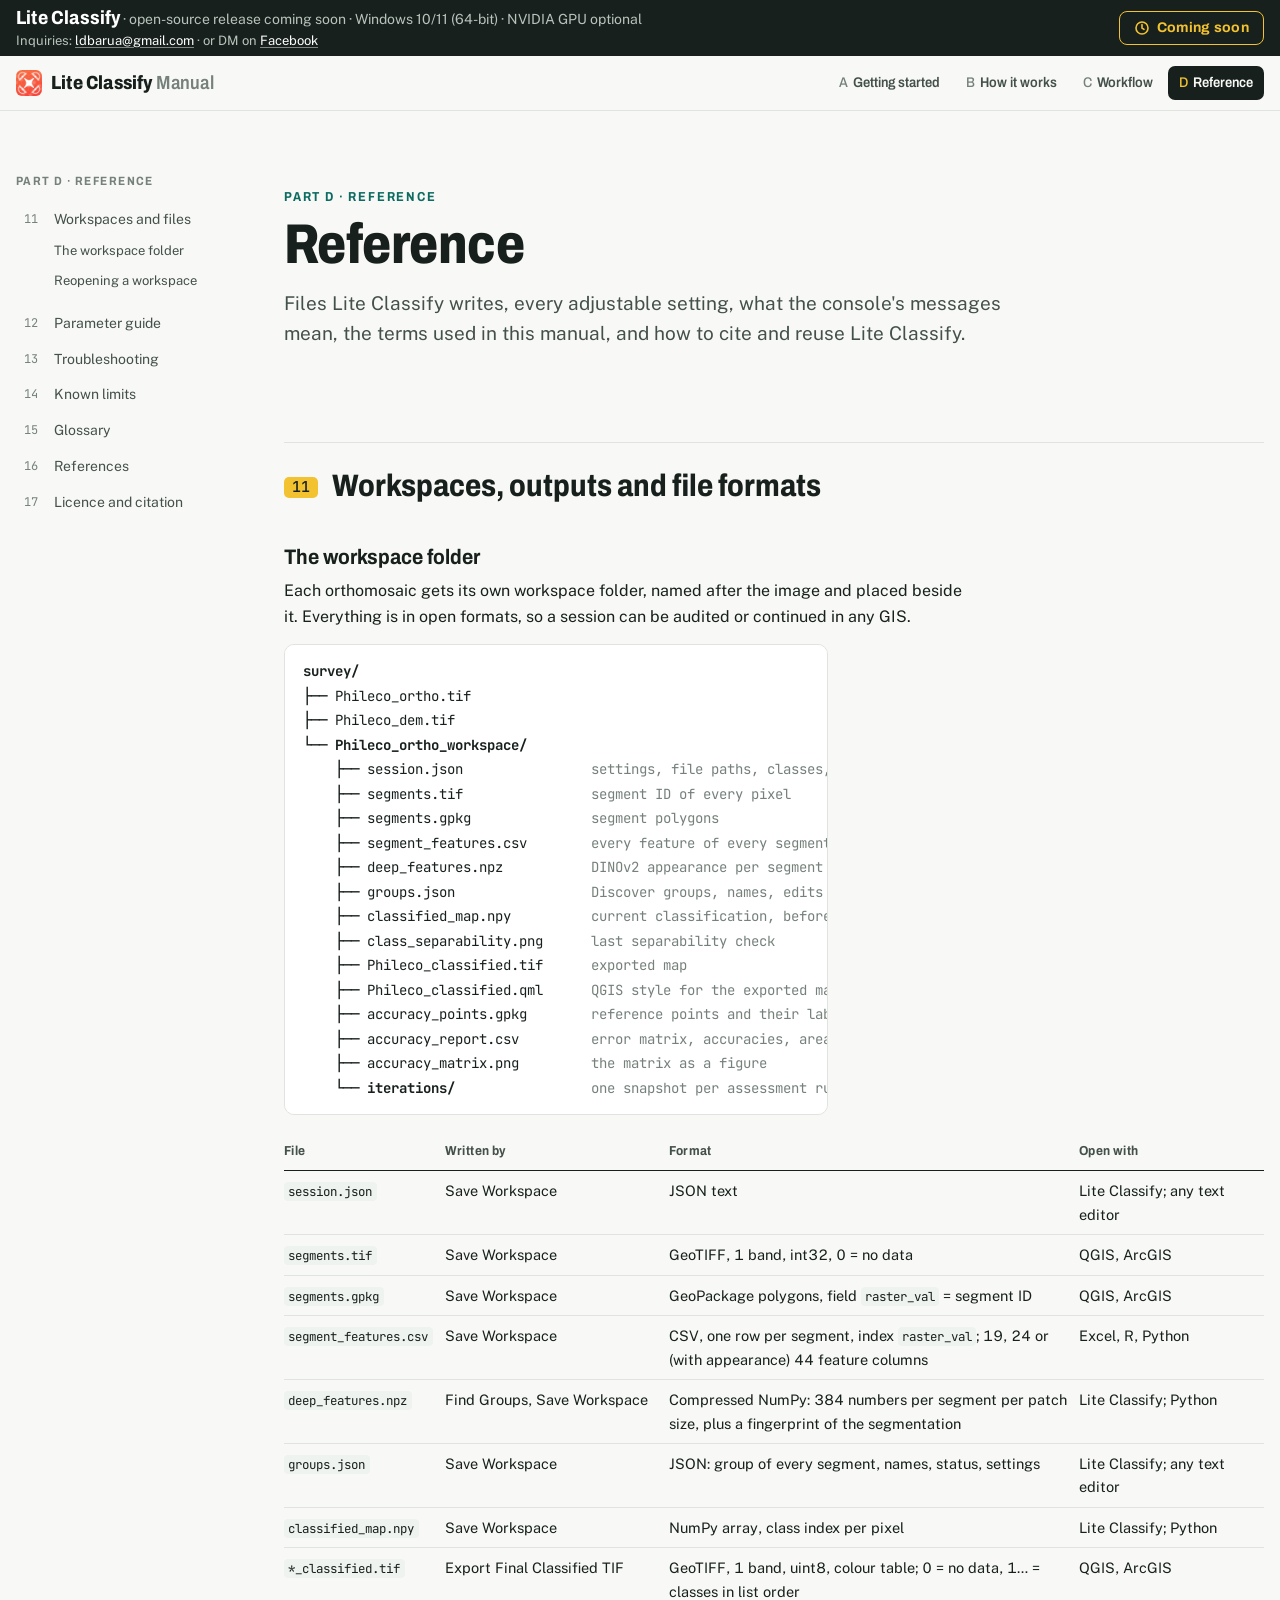
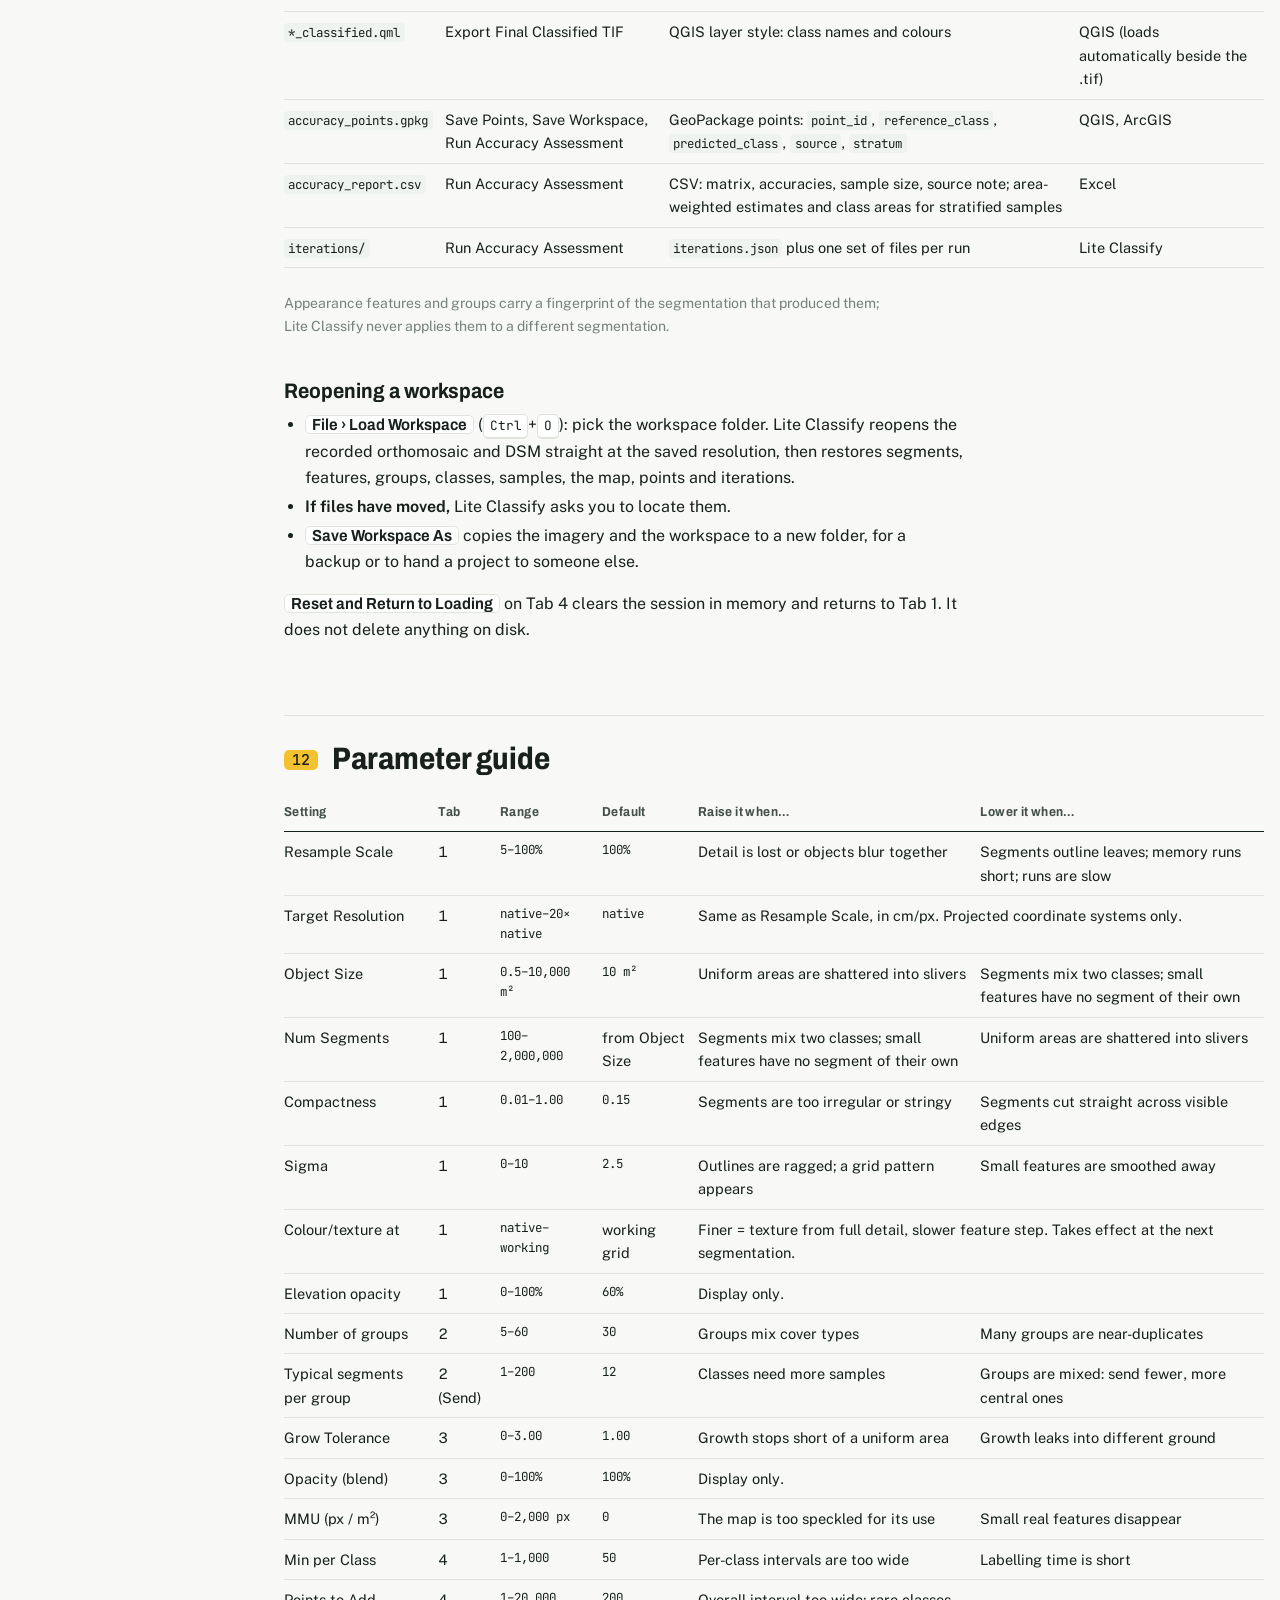
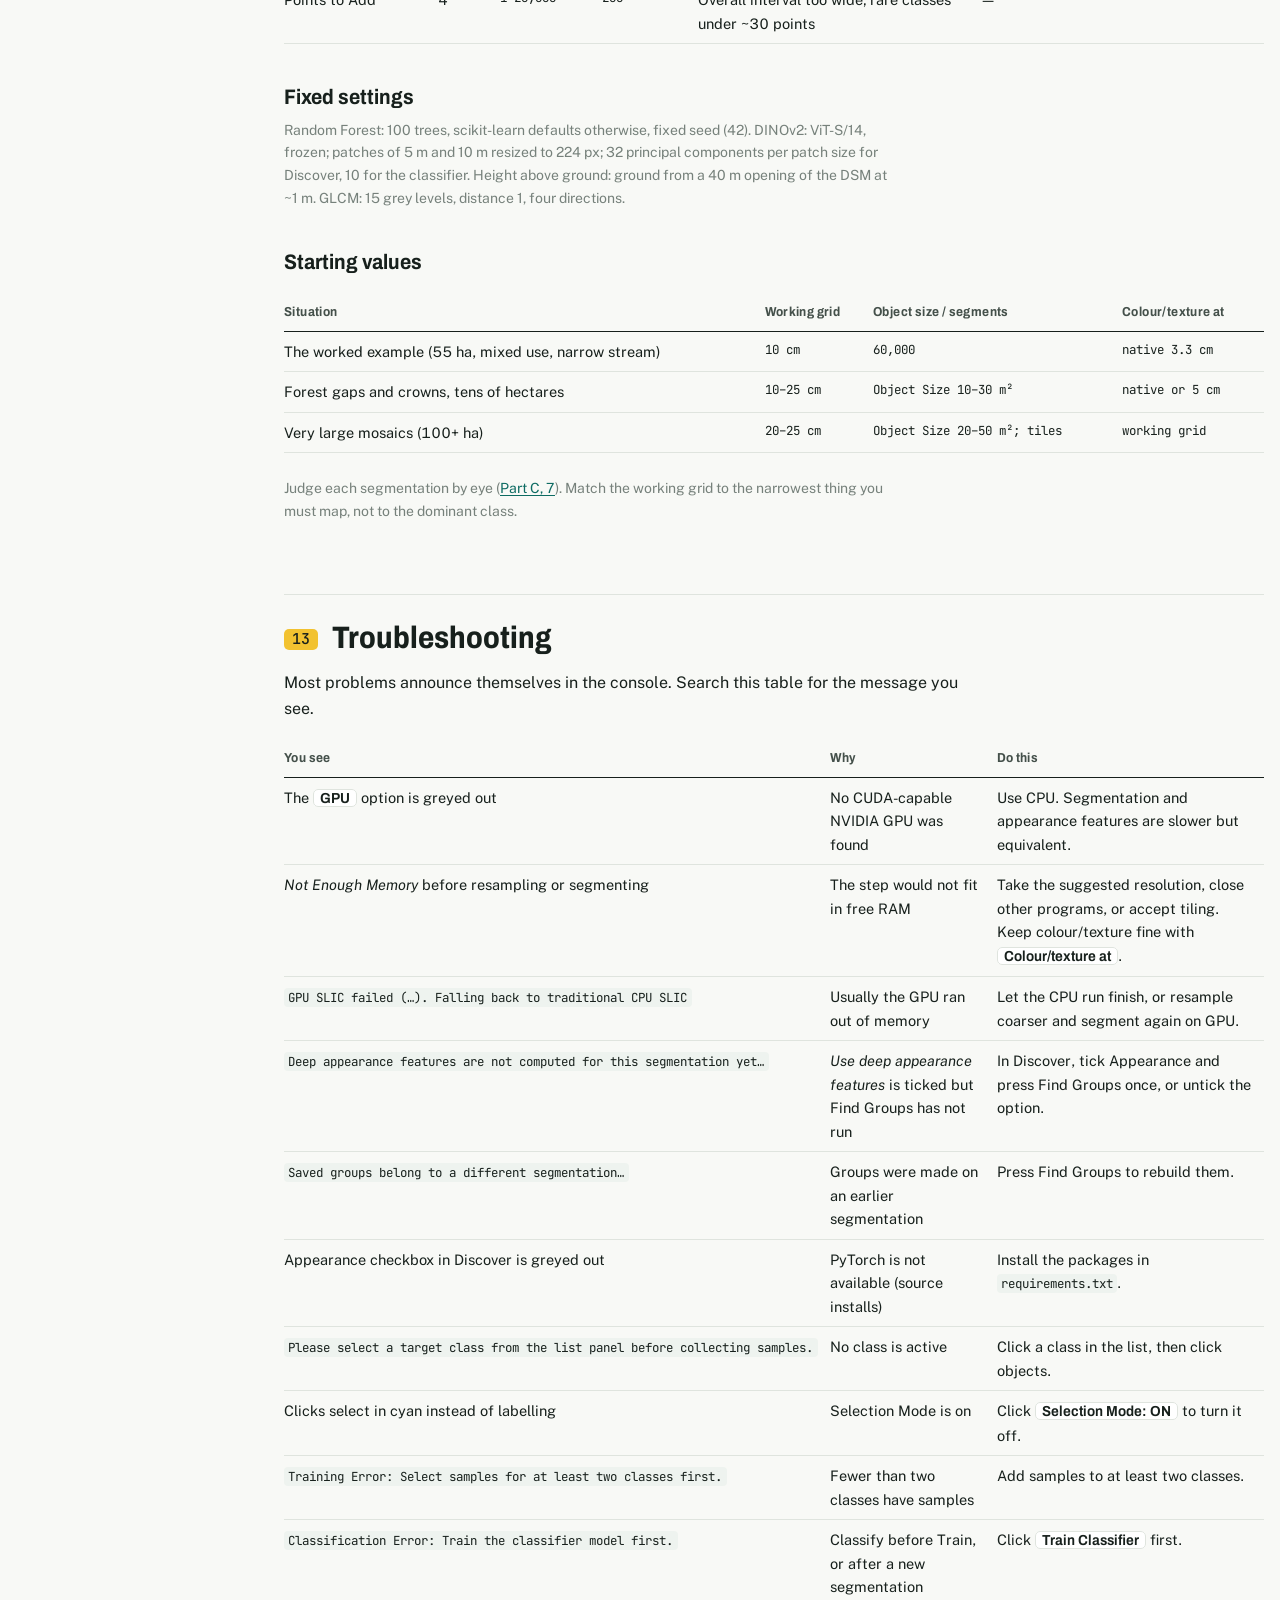
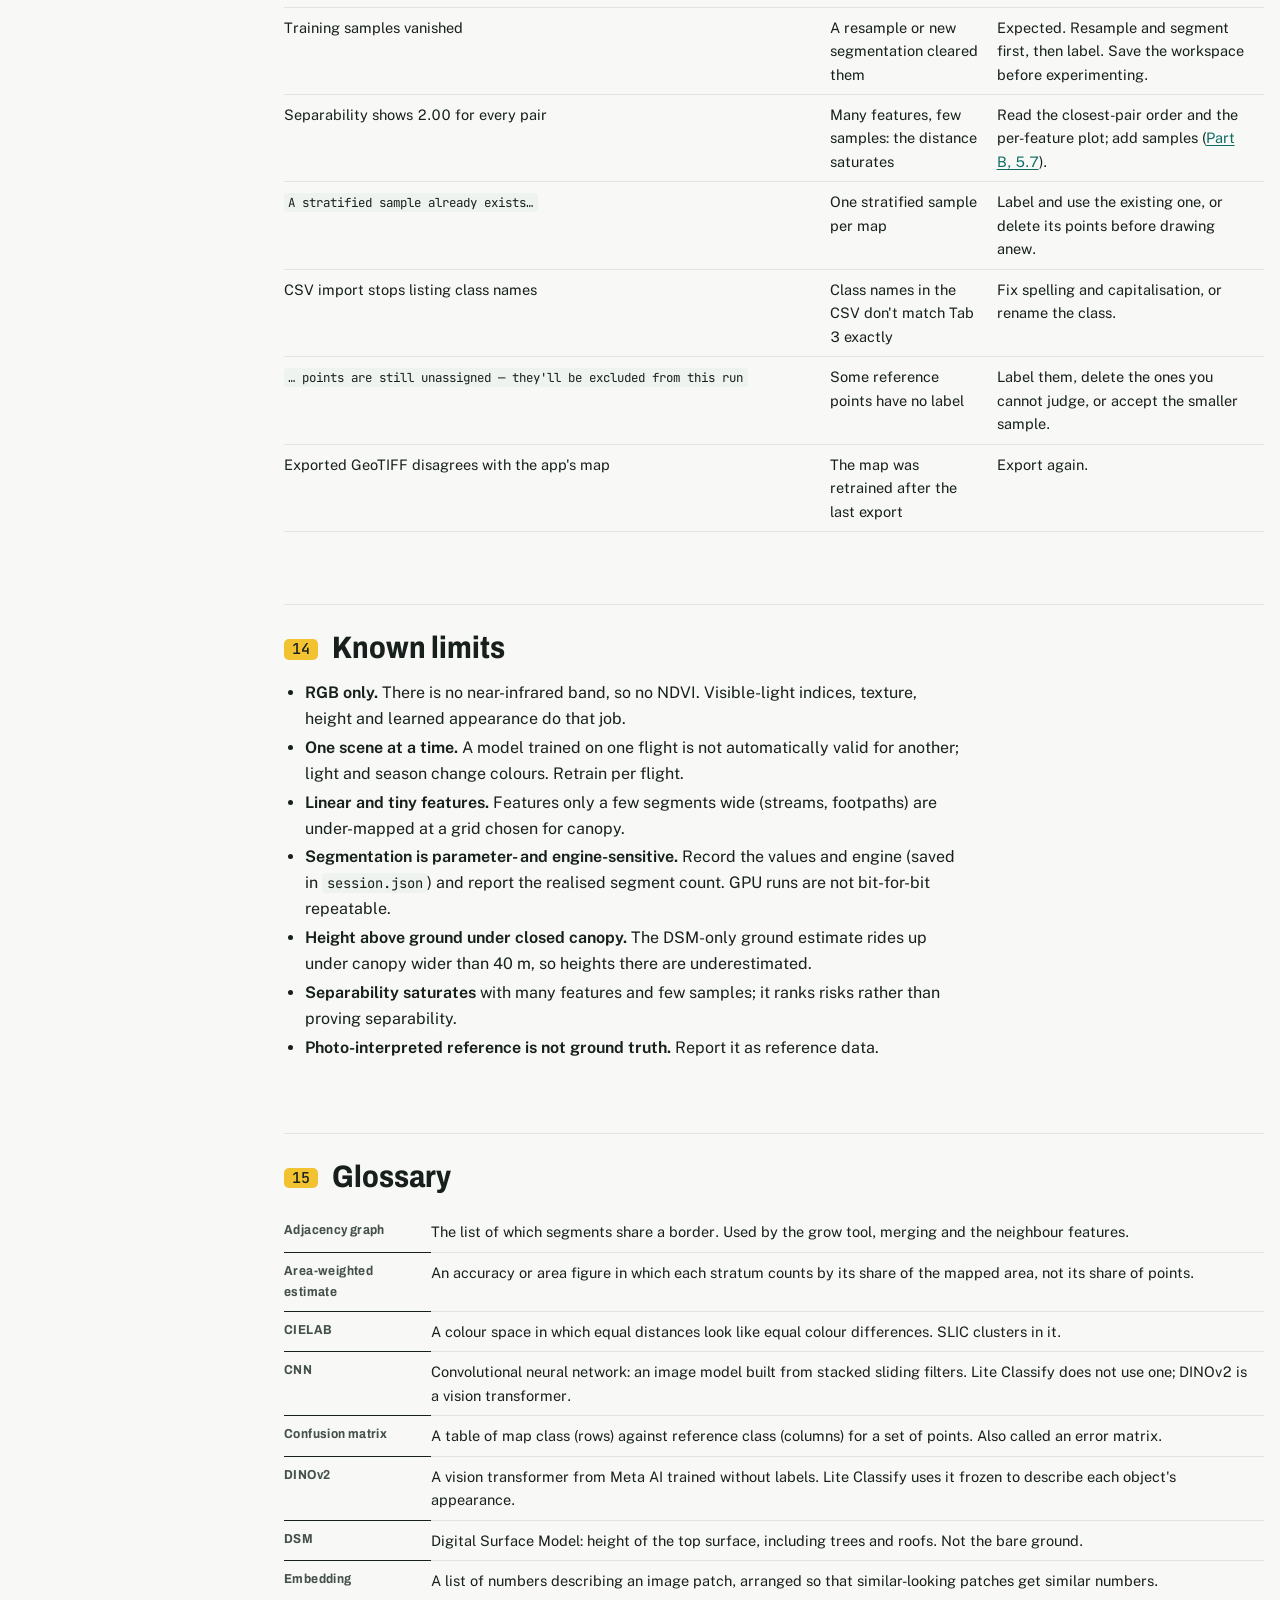
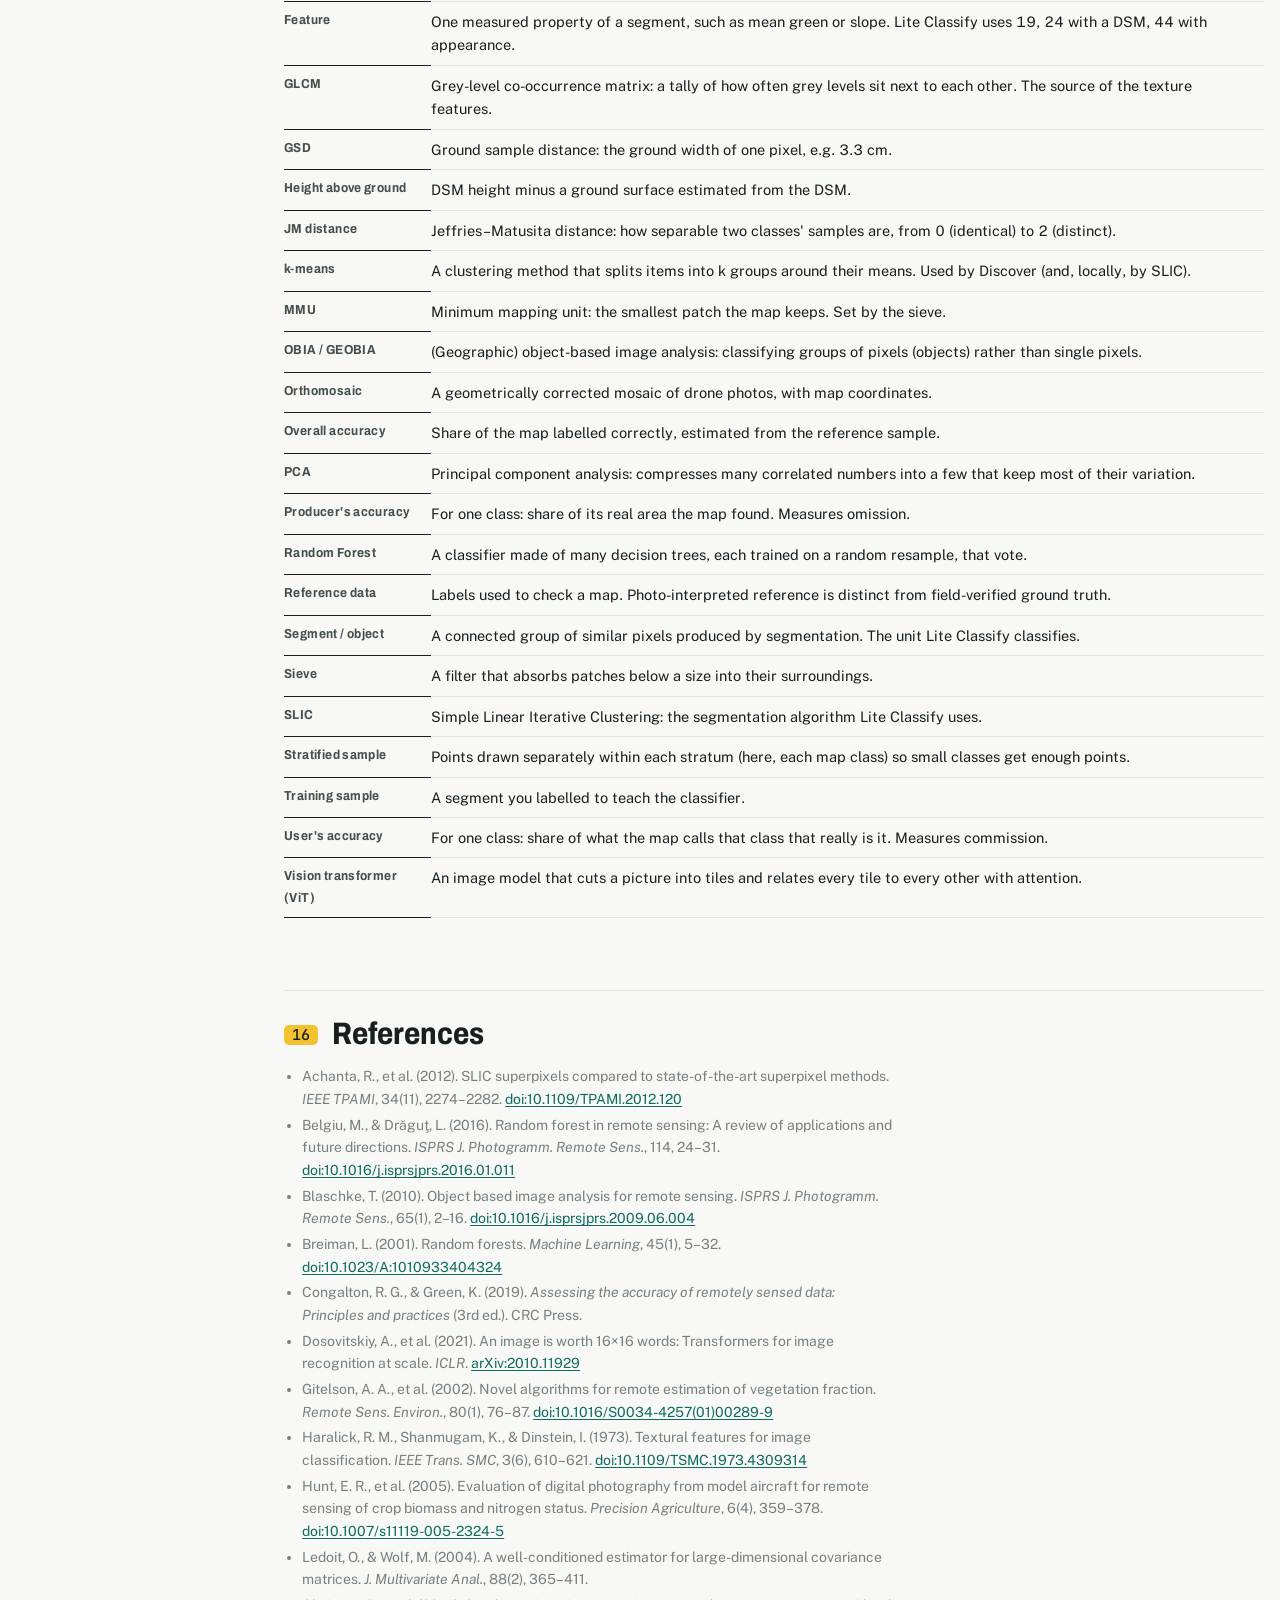
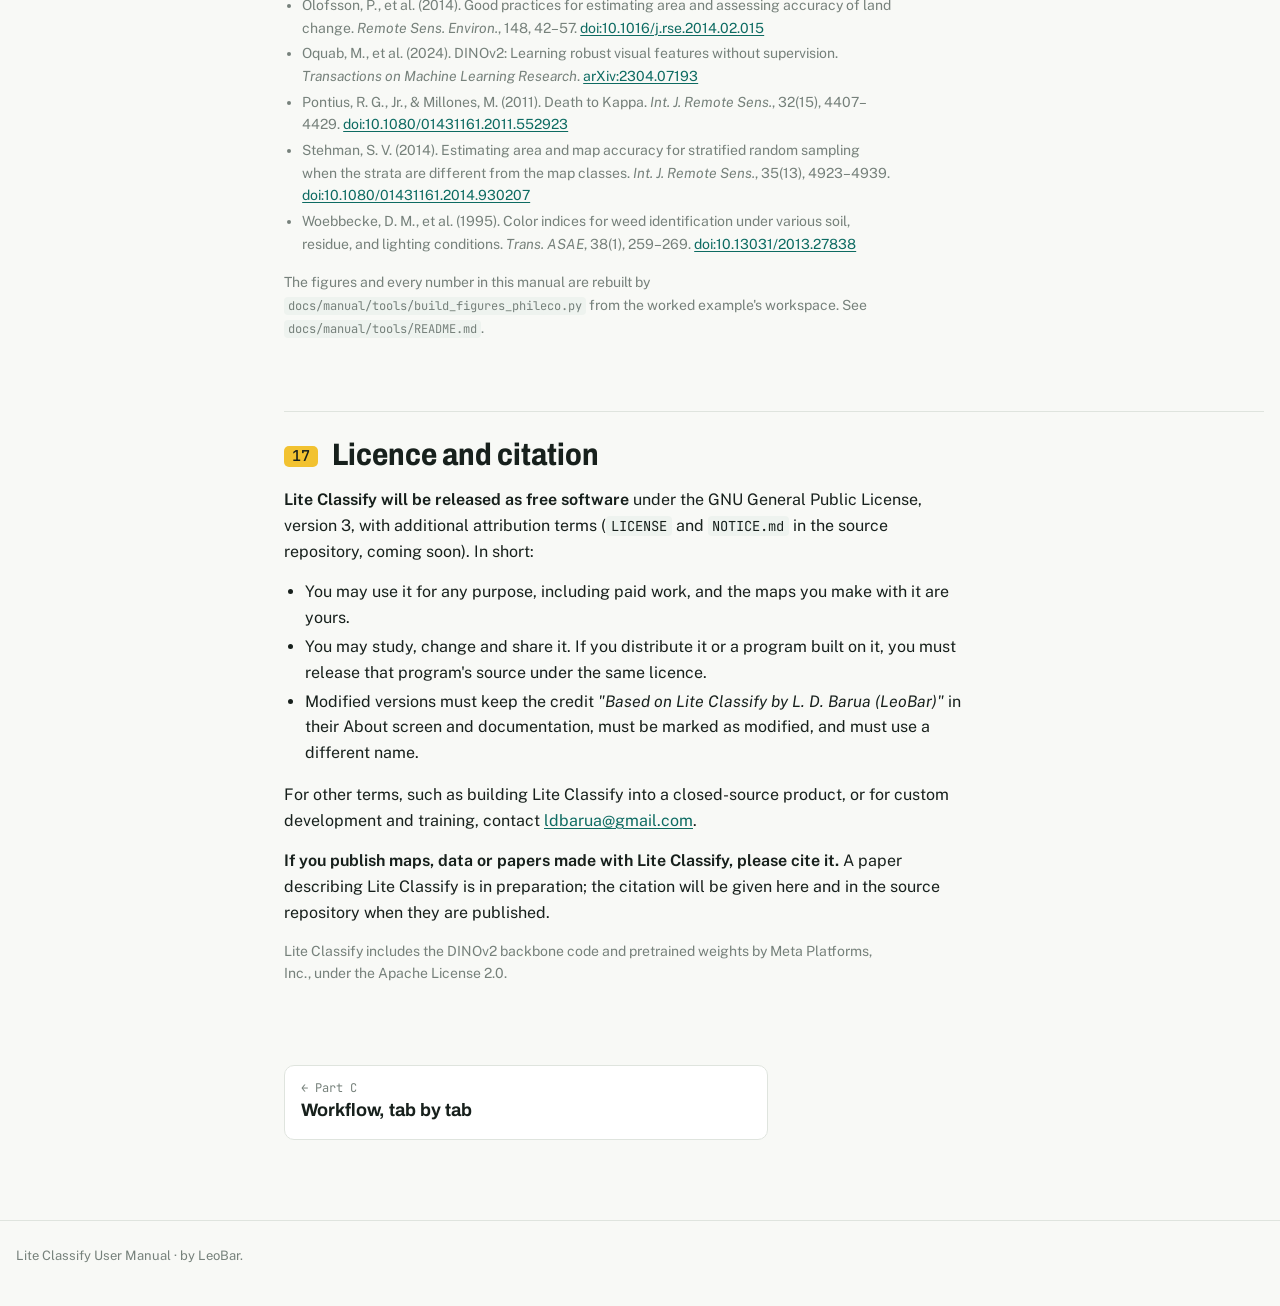
<file: docs/reference.html>
<!doctype html>
<html lang="en">
<head>
<meta charset="utf-8">
<meta name="viewport" content="width=device-width, initial-scale=1, viewport-fit=cover">
<title>Lite Classify Manual · Reference</title>
<link rel="preconnect" href="https://fonts.googleapis.com">
<link rel="preconnect" href="https://fonts.gstatic.com" crossorigin>
<link rel="stylesheet" href="https://fonts.googleapis.com/css2?family=Archivo:wdth,wght@75..100,500..800&family=JetBrains+Mono:wght@400;500;700&family=Public+Sans:ital,wght@0,400;0,600;0,700;1,400&display=swap">
<link rel="icon" type="image/png" href="img/brand/liteclassify_64.png">
<link rel="apple-touch-icon" href="img/brand/liteclassify_180.png">
<link rel="stylesheet" href="manual.css">
</head>
<body>
<header class="topbar">
  <div class="getbar">
    <div class="getbar-in">
      <div class="getbar-id">
        <p><b>Lite Classify</b> <span>· open-source release coming soon · Windows 10/11 (64-bit) · NVIDIA GPU optional</span></p>
        <p class="getbar-contact">Inquiries: <a href="mailto:ldbarua@gmail.com">ldbarua@gmail.com</a><span class="sep"> · </span>or DM on <a href="https://www.facebook.com/leonardo.barua" target="_blank" rel="noopener">Facebook</a></p>
      </div>
      <span class="getbar-soon" role="status"><svg viewBox="0 0 24 24" fill="none" stroke="currentColor" stroke-width="2.4" stroke-linecap="round" stroke-linejoin="round" aria-hidden="true"><circle cx="12" cy="12" r="9"/><path d="M12 7v5l3 2"/></svg>Coming soon</span>
    </div>
  </div>
  <div class="topbar-inner">
  <a class="brand" href="index.html"><img class="brand-mark" src="img/brand/liteclassify_64.png" alt="" width="26" height="26"><span>Lite Classify <span class="brand-sub">Manual</span></span></a>
  <nav class="parts" aria-label="Manual parts">
    <a href="index.html"><span>A</span>Getting started</a>
    <a href="concepts.html"><span>B</span>How it works</a>
    <a href="workflow.html"><span>C</span>Workflow</a>
    <a href="reference.html" aria-current="page"><span>D</span>Reference</a>
  </nav>
</div></header>

<div class="frame">
<aside class="toc" aria-label="On this page">
  <p class="toc-title">Part D · Reference</p>
  <ol>
    <li><a href="#files"><span class="n">11</span>Workspaces and files</a>
      <ol>
        <li><a href="#folder">The workspace folder</a></li>
        <li><a href="#reload">Reopening a workspace</a></li>
      </ol>
    </li>
    <li><a href="#params"><span class="n">12</span>Parameter guide</a></li>
    <li><a href="#trouble"><span class="n">13</span>Troubleshooting</a></li>
    <li><a href="#limits"><span class="n">14</span>Known limits</a></li>
    <li><a href="#glossary"><span class="n">15</span>Glossary</a></li>
    <li><a href="#refs"><span class="n">16</span>References</a></li>
    <li><a href="#licence"><span class="n">17</span>Licence and citation</a></li>
  </ol>
</aside>

<main>
<section class="hero">
  <p class="eyebrow">Part D · Reference</p>
  <h1>Reference</h1>
  <p class="lead">Files Lite Classify writes, every adjustable setting, what the console's messages mean, the terms used in this manual, and how to cite and reuse Lite Classify.</p>
</section>

<h2 id="files"><span class="num">11</span>Workspaces, outputs and file formats</h2>
<h3 id="folder">The workspace folder</h3>
<p>Each orthomosaic gets its own workspace folder, named after the image and placed beside it. Everything is in open formats, so a session can be audited or continued in any GIS.</p>
<div class="tree" role="figure" aria-label="Workspace folder contents"><span class="d">survey/</span>
├── Phileco_ortho.tif
├── Phileco_dem.tif
└── <span class="d">Phileco_ortho_workspace/</span>
    ├── session.json                <span class="c">settings, file paths, classes, training samples, strata</span>
    ├── segments.tif                <span class="c">segment ID of every pixel</span>
    ├── segments.gpkg               <span class="c">segment polygons</span>
    ├── segment_features.csv        <span class="c">every feature of every segment</span>
    ├── deep_features.npz           <span class="c">DINOv2 appearance per segment</span>
    ├── groups.json                 <span class="c">Discover groups, names, edits</span>
    ├── classified_map.npy          <span class="c">current classification, before the sieve</span>
    ├── class_separability.png      <span class="c">last separability check</span>
    ├── Phileco_classified.tif      <span class="c">exported map</span>
    ├── Phileco_classified.qml      <span class="c">QGIS style for the exported map</span>
    ├── accuracy_points.gpkg        <span class="c">reference points and their labels</span>
    ├── accuracy_report.csv         <span class="c">error matrix, accuracies, area estimates</span>
    ├── accuracy_matrix.png         <span class="c">the matrix as a figure</span>
    └── <span class="d">iterations/</span>                 <span class="c">one snapshot per assessment run</span></div>

<div class="table-wrap"><table>
  <thead><tr><th>File</th><th>Written by</th><th>Format</th><th>Open with</th></tr></thead>
  <tbody>
    <tr><td><code>session.json</code></td><td>Save Workspace</td><td>JSON text</td><td>Lite Classify; any text editor</td></tr>
    <tr><td><code>segments.tif</code></td><td>Save Workspace</td><td>GeoTIFF, 1 band, int32, 0 = no data</td><td>QGIS, ArcGIS</td></tr>
    <tr><td><code>segments.gpkg</code></td><td>Save Workspace</td><td>GeoPackage polygons, field <code>raster_val</code> = segment ID</td><td>QGIS, ArcGIS</td></tr>
    <tr><td><code>segment_features.csv</code></td><td>Save Workspace</td><td>CSV, one row per segment, index <code>raster_val</code>; 19, 24 or (with appearance) 44 feature columns</td><td>Excel, R, Python</td></tr>
    <tr><td><code>deep_features.npz</code></td><td>Find Groups, Save Workspace</td><td>Compressed NumPy: 384 numbers per segment per patch size, plus a fingerprint of the segmentation</td><td>Lite Classify; Python</td></tr>
    <tr><td><code>groups.json</code></td><td>Save Workspace</td><td>JSON: group of every segment, names, status, settings</td><td>Lite Classify; any text editor</td></tr>
    <tr><td><code>classified_map.npy</code></td><td>Save Workspace</td><td>NumPy array, class index per pixel</td><td>Lite Classify; Python</td></tr>
    <tr><td><code>*_classified.tif</code></td><td>Export Final Classified TIF</td><td>GeoTIFF, 1 band, uint8, colour table; 0 = no data, 1… = classes in list order</td><td>QGIS, ArcGIS</td></tr>
    <tr><td><code>*_classified.qml</code></td><td>Export Final Classified TIF</td><td>QGIS layer style: class names and colours</td><td>QGIS (loads automatically beside the .tif)</td></tr>
    <tr><td><code>accuracy_points.gpkg</code></td><td>Save Points, Save Workspace, Run Accuracy Assessment</td><td>GeoPackage points: <code>point_id</code>, <code>reference_class</code>, <code>predicted_class</code>, <code>source</code>, <code>stratum</code></td><td>QGIS, ArcGIS</td></tr>
    <tr><td><code>accuracy_report.csv</code></td><td>Run Accuracy Assessment</td><td>CSV: matrix, accuracies, sample size, source note; area-weighted estimates and class areas for stratified samples</td><td>Excel</td></tr>
    <tr><td><code>iterations/</code></td><td>Run Accuracy Assessment</td><td><code>iterations.json</code> plus one set of files per run</td><td>Lite Classify</td></tr>
  </tbody>
</table></div>
<p class="small">Appearance features and groups carry a fingerprint of the segmentation that produced them; Lite Classify never applies them to a different segmentation.</p>

<h3 id="reload">Reopening a workspace</h3>
<ul>
  <li><strong><span class="ui">File › Load Workspace</span></strong> (<kbd>Ctrl</kbd>+<kbd>O</kbd>): pick the workspace folder. Lite Classify reopens the recorded orthomosaic and DSM straight at the saved resolution, then restores segments, features, groups, classes, samples, the map, points and iterations.</li>
  <li><strong>If files have moved,</strong> Lite Classify asks you to locate them.</li>
  <li><strong><span class="ui">Save Workspace As</span></strong> copies the imagery and the workspace to a new folder, for a backup or to hand a project to someone else.</li>
</ul>
<p><span class="ui">Reset and Return to Loading</span> on Tab 4 clears the session in memory and returns to Tab 1. It does not delete anything on disk.</p>

<h2 id="params"><span class="num">12</span>Parameter guide</h2>
<div class="table-wrap"><table>
  <thead><tr><th>Setting</th><th>Tab</th><th>Range</th><th>Default</th><th>Raise it when…</th><th>Lower it when…</th></tr></thead>
  <tbody>
    <tr><td>Resample Scale</td><td>1</td><td class="mono">5–100%</td><td class="mono">100%</td><td>Detail is lost or objects blur together</td><td>Segments outline leaves; memory runs short; runs are slow</td></tr>
    <tr><td>Target Resolution</td><td>1</td><td class="mono">native–20× native</td><td class="mono">native</td><td colspan="2">Same as Resample Scale, in cm/px. Projected coordinate systems only.</td></tr>
    <tr><td>Object Size</td><td>1</td><td class="mono">0.5–10,000 m²</td><td class="mono">10 m²</td><td>Uniform areas are shattered into slivers</td><td>Segments mix two classes; small features have no segment of their own</td></tr>
    <tr><td>Num Segments</td><td>1</td><td class="mono">100–2,000,000</td><td>from Object Size</td><td>Segments mix two classes; small features have no segment of their own</td><td>Uniform areas are shattered into slivers</td></tr>
    <tr><td>Compactness</td><td>1</td><td class="mono">0.01–1.00</td><td class="mono">0.15</td><td>Segments are too irregular or stringy</td><td>Segments cut straight across visible edges</td></tr>
    <tr><td>Sigma</td><td>1</td><td class="mono">0–10</td><td class="mono">2.5</td><td>Outlines are ragged; a grid pattern appears</td><td>Small features are smoothed away</td></tr>
    <tr><td>Colour/texture at</td><td>1</td><td class="mono">native–working</td><td>working grid</td><td colspan="2">Finer = texture from full detail, slower feature step. Takes effect at the next segmentation.</td></tr>
    <tr><td>Elevation opacity</td><td>1</td><td class="mono">0–100%</td><td class="mono">60%</td><td colspan="2">Display only.</td></tr>
    <tr><td>Number of groups</td><td>2</td><td class="mono">5–60</td><td class="mono">30</td><td>Groups mix cover types</td><td>Many groups are near-duplicates</td></tr>
    <tr><td>Typical segments per group</td><td>2 (Send)</td><td class="mono">1–200</td><td class="mono">12</td><td>Classes need more samples</td><td>Groups are mixed: send fewer, more central ones</td></tr>
    <tr><td>Grow Tolerance</td><td>3</td><td class="mono">0–3.00</td><td class="mono">1.00</td><td>Growth stops short of a uniform area</td><td>Growth leaks into different ground</td></tr>
    <tr><td>Opacity (blend)</td><td>3</td><td class="mono">0–100%</td><td class="mono">100%</td><td colspan="2">Display only.</td></tr>
    <tr><td>MMU (px / m²)</td><td>3</td><td class="mono">0–2,000 px</td><td class="mono">0</td><td>The map is too speckled for its use</td><td>Small real features disappear</td></tr>
    <tr><td>Min per Class</td><td>4</td><td class="mono">1–1,000</td><td class="mono">50</td><td>Per-class intervals are too wide</td><td>Labelling time is short</td></tr>
    <tr><td>Points to Add</td><td>4</td><td class="mono">1–20,000</td><td class="mono">200</td><td>Overall interval too wide; rare classes under ~30 points</td><td>—</td></tr>
  </tbody>
</table></div>
<h3>Fixed settings</h3>
<p class="small">Random Forest: 100 trees, scikit-learn defaults otherwise, fixed seed (42). DINOv2: ViT-S/14, frozen; patches of 5 m and 10 m resized to 224 px; 32 principal components per patch size for Discover, 10 for the classifier. Height above ground: ground from a 40 m opening of the DSM at ~1 m. GLCM: 15 grey levels, distance 1, four directions.</p>
<h3>Starting values</h3>
<div class="table-wrap"><table>
  <thead><tr><th>Situation</th><th>Working grid</th><th>Object size / segments</th><th>Colour/texture at</th></tr></thead>
  <tbody>
    <tr><td>The worked example (55 ha, mixed use, narrow stream)</td><td class="mono">10 cm</td><td class="mono">60,000</td><td class="mono">native 3.3 cm</td></tr>
    <tr><td>Forest gaps and crowns, tens of hectares</td><td class="mono">10–25 cm</td><td class="mono">Object Size 10–30 m²</td><td class="mono">native or 5 cm</td></tr>
    <tr><td>Very large mosaics (100+ ha)</td><td class="mono">20–25 cm</td><td class="mono">Object Size 20–50 m²; tiles</td><td class="mono">working grid</td></tr>
  </tbody>
</table></div>
<p class="small">Judge each segmentation by eye (<a href="workflow.html#segment">Part C, 7</a>). Match the working grid to the narrowest thing you must map, not to the dominant class.</p>

<h2 id="trouble"><span class="num">13</span>Troubleshooting</h2>
<p>Most problems announce themselves in the console. Search this table for the message you see.</p>
<div class="table-wrap"><table>
  <thead><tr><th>You see</th><th>Why</th><th>Do this</th></tr></thead>
  <tbody>
    <tr><td>The <span class="ui">GPU</span> option is greyed out</td><td>No CUDA-capable NVIDIA GPU was found</td><td>Use CPU. Segmentation and appearance features are slower but equivalent.</td></tr>
    <tr><td><em>Not Enough Memory</em> before resampling or segmenting</td><td>The step would not fit in free RAM</td><td>Take the suggested resolution, close other programs, or accept tiling. Keep colour/texture fine with <span class="ui">Colour/texture at</span>.</td></tr>
    <tr><td><code>GPU SLIC failed (…). Falling back to traditional CPU SLIC</code></td><td>Usually the GPU ran out of memory</td><td>Let the CPU run finish, or resample coarser and segment again on GPU.</td></tr>
    <tr><td><code>Deep appearance features are not computed for this segmentation yet…</code></td><td><em>Use deep appearance features</em> is ticked but Find Groups has not run</td><td>In Discover, tick Appearance and press Find Groups once, or untick the option.</td></tr>
    <tr><td><code>Saved groups belong to a different segmentation…</code></td><td>Groups were made on an earlier segmentation</td><td>Press Find Groups to rebuild them.</td></tr>
    <tr><td>Appearance checkbox in Discover is greyed out</td><td>PyTorch is not available (source installs)</td><td>Install the packages in <code>requirements.txt</code>.</td></tr>
    <tr><td><code>Please select a target class from the list panel before collecting samples.</code></td><td>No class is active</td><td>Click a class in the list, then click objects.</td></tr>
    <tr><td>Clicks select in cyan instead of labelling</td><td>Selection Mode is on</td><td>Click <span class="ui">Selection Mode: ON</span> to turn it off.</td></tr>
    <tr><td><code>Training Error: Select samples for at least two classes first.</code></td><td>Fewer than two classes have samples</td><td>Add samples to at least two classes.</td></tr>
    <tr><td><code>Classification Error: Train the classifier model first.</code></td><td>Classify before Train, or after a new segmentation</td><td>Click <span class="ui">Train Classifier</span> first.</td></tr>
    <tr><td>Training samples vanished</td><td>A resample or new segmentation cleared them</td><td>Expected. Resample and segment first, then label. Save the workspace before experimenting.</td></tr>
    <tr><td>Separability shows 2.00 for every pair</td><td>Many features, few samples: the distance saturates</td><td>Read the closest-pair order and the per-feature plot; add samples (<a href="concepts.html#separability">Part B, 5.7</a>).</td></tr>
    <tr><td><code>A stratified sample already exists…</code></td><td>One stratified sample per map</td><td>Label and use the existing one, or delete its points before drawing anew.</td></tr>
    <tr><td>CSV import stops listing class names</td><td>Class names in the CSV don't match Tab 3 exactly</td><td>Fix spelling and capitalisation, or rename the class.</td></tr>
    <tr><td><code>… points are still unassigned — they'll be excluded from this run</code></td><td>Some reference points have no label</td><td>Label them, delete the ones you cannot judge, or accept the smaller sample.</td></tr>
    <tr><td>Exported GeoTIFF disagrees with the app's map</td><td>The map was retrained after the last export</td><td>Export again.</td></tr>
  </tbody>
</table></div>

<h2 id="limits"><span class="num">14</span>Known limits</h2>
<ul>
  <li><strong>RGB only.</strong> There is no near-infrared band, so no NDVI. Visible-light indices, texture, height and learned appearance do that job.</li>
  <li><strong>One scene at a time.</strong> A model trained on one flight is not automatically valid for another; light and season change colours. Retrain per flight.</li>
  <li><strong>Linear and tiny features.</strong> Features only a few segments wide (streams, footpaths) are under-mapped at a grid chosen for canopy.</li>
  <li><strong>Segmentation is parameter- and engine-sensitive.</strong> Record the values and engine (saved in <code>session.json</code>) and report the realised segment count. GPU runs are not bit-for-bit repeatable.</li>
  <li><strong>Height above ground under closed canopy.</strong> The DSM-only ground estimate rides up under canopy wider than 40 m, so heights there are underestimated.</li>
  <li><strong>Separability saturates</strong> with many features and few samples; it ranks risks rather than proving separability.</li>
  <li><strong>Photo-interpreted reference is not ground truth.</strong> Report it as reference data.</li>
</ul>

<h2 id="glossary"><span class="num">15</span>Glossary</h2>
<div class="table-wrap"><table>
  <tbody>
    <tr><th>Adjacency graph</th><td>The list of which segments share a border. Used by the grow tool, merging and the neighbour features.</td></tr>
    <tr><th>Area-weighted estimate</th><td>An accuracy or area figure in which each stratum counts by its share of the mapped area, not its share of points.</td></tr>
    <tr><th>CIELAB</th><td>A colour space in which equal distances look like equal colour differences. SLIC clusters in it.</td></tr>
    <tr><th>CNN</th><td>Convolutional neural network: an image model built from stacked sliding filters. Lite Classify does not use one; DINOv2 is a vision transformer.</td></tr>
    <tr><th>Confusion matrix</th><td>A table of map class (rows) against reference class (columns) for a set of points. Also called an error matrix.</td></tr>
    <tr><th>DINOv2</th><td>A vision transformer from Meta AI trained without labels. Lite Classify uses it frozen to describe each object's appearance.</td></tr>
    <tr><th>DSM</th><td>Digital Surface Model: height of the top surface, including trees and roofs. Not the bare ground.</td></tr>
    <tr><th>Embedding</th><td>A list of numbers describing an image patch, arranged so that similar-looking patches get similar numbers.</td></tr>
    <tr><th>Feature</th><td>One measured property of a segment, such as mean green or slope. Lite Classify uses 19, 24 with a DSM, 44 with appearance.</td></tr>
    <tr><th>GLCM</th><td>Grey-level co-occurrence matrix: a tally of how often grey levels sit next to each other. The source of the texture features.</td></tr>
    <tr><th>GSD</th><td>Ground sample distance: the ground width of one pixel, e.g. 3.3 cm.</td></tr>
    <tr><th>Height above ground</th><td>DSM height minus a ground surface estimated from the DSM.</td></tr>
    <tr><th>JM distance</th><td>Jeffries–Matusita distance: how separable two classes' samples are, from 0 (identical) to 2 (distinct).</td></tr>
    <tr><th>k-means</th><td>A clustering method that splits items into k groups around their means. Used by Discover (and, locally, by SLIC).</td></tr>
    <tr><th>MMU</th><td>Minimum mapping unit: the smallest patch the map keeps. Set by the sieve.</td></tr>
    <tr><th>OBIA / GEOBIA</th><td>(Geographic) object-based image analysis: classifying groups of pixels (objects) rather than single pixels.</td></tr>
    <tr><th>Orthomosaic</th><td>A geometrically corrected mosaic of drone photos, with map coordinates.</td></tr>
    <tr><th>Overall accuracy</th><td>Share of the map labelled correctly, estimated from the reference sample.</td></tr>
    <tr><th>PCA</th><td>Principal component analysis: compresses many correlated numbers into a few that keep most of their variation.</td></tr>
    <tr><th>Producer's accuracy</th><td>For one class: share of its real area the map found. Measures omission.</td></tr>
    <tr><th>Random Forest</th><td>A classifier made of many decision trees, each trained on a random resample, that vote.</td></tr>
    <tr><th>Reference data</th><td>Labels used to check a map. Photo-interpreted reference is distinct from field-verified ground truth.</td></tr>
    <tr><th>Segment / object</th><td>A connected group of similar pixels produced by segmentation. The unit Lite Classify classifies.</td></tr>
    <tr><th>Sieve</th><td>A filter that absorbs patches below a size into their surroundings.</td></tr>
    <tr><th>SLIC</th><td>Simple Linear Iterative Clustering: the segmentation algorithm Lite Classify uses.</td></tr>
    <tr><th>Stratified sample</th><td>Points drawn separately within each stratum (here, each map class) so small classes get enough points.</td></tr>
    <tr><th>Training sample</th><td>A segment you labelled to teach the classifier.</td></tr>
    <tr><th>User's accuracy</th><td>For one class: share of what the map calls that class that really is it. Measures commission.</td></tr>
    <tr><th>Vision transformer (ViT)</th><td>An image model that cuts a picture into tiles and relates every tile to every other with attention.</td></tr>
  </tbody>
</table></div>

<h2 id="refs"><span class="num">16</span>References</h2>
<ul class="small">
  <li>Achanta, R., et al. (2012). SLIC superpixels compared to state-of-the-art superpixel methods. <em>IEEE TPAMI</em>, 34(11), 2274–2282. <a href="https://doi.org/10.1109/TPAMI.2012.120">doi:10.1109/TPAMI.2012.120</a></li>
  <li>Belgiu, M., &amp; Drăguţ, L. (2016). Random forest in remote sensing: A review of applications and future directions. <em>ISPRS J. Photogramm. Remote Sens.</em>, 114, 24–31. <a href="https://doi.org/10.1016/j.isprsjprs.2016.01.011">doi:10.1016/j.isprsjprs.2016.01.011</a></li>
  <li>Blaschke, T. (2010). Object based image analysis for remote sensing. <em>ISPRS J. Photogramm. Remote Sens.</em>, 65(1), 2–16. <a href="https://doi.org/10.1016/j.isprsjprs.2009.06.004">doi:10.1016/j.isprsjprs.2009.06.004</a></li>
  <li>Breiman, L. (2001). Random forests. <em>Machine Learning</em>, 45(1), 5–32. <a href="https://doi.org/10.1023/A:1010933404324">doi:10.1023/A:1010933404324</a></li>
  <li>Congalton, R. G., &amp; Green, K. (2019). <em>Assessing the accuracy of remotely sensed data: Principles and practices</em> (3rd ed.). CRC Press.</li>
  <li>Dosovitskiy, A., et al. (2021). An image is worth 16×16 words: Transformers for image recognition at scale. <em>ICLR</em>. <a href="https://arxiv.org/abs/2010.11929">arXiv:2010.11929</a></li>
  <li>Gitelson, A. A., et al. (2002). Novel algorithms for remote estimation of vegetation fraction. <em>Remote Sens. Environ.</em>, 80(1), 76–87. <a href="https://doi.org/10.1016/S0034-4257(01)00289-9">doi:10.1016/S0034-4257(01)00289-9</a></li>
  <li>Haralick, R. M., Shanmugam, K., &amp; Dinstein, I. (1973). Textural features for image classification. <em>IEEE Trans. SMC</em>, 3(6), 610–621. <a href="https://doi.org/10.1109/TSMC.1973.4309314">doi:10.1109/TSMC.1973.4309314</a></li>
  <li>Hunt, E. R., et al. (2005). Evaluation of digital photography from model aircraft for remote sensing of crop biomass and nitrogen status. <em>Precision Agriculture</em>, 6(4), 359–378. <a href="https://doi.org/10.1007/s11119-005-2324-5">doi:10.1007/s11119-005-2324-5</a></li>
  <li>Ledoit, O., &amp; Wolf, M. (2004). A well-conditioned estimator for large-dimensional covariance matrices. <em>J. Multivariate Anal.</em>, 88(2), 365–411.</li>
  <li>Olofsson, P., et al. (2014). Good practices for estimating area and assessing accuracy of land change. <em>Remote Sens. Environ.</em>, 148, 42–57. <a href="https://doi.org/10.1016/j.rse.2014.02.015">doi:10.1016/j.rse.2014.02.015</a></li>
  <li>Oquab, M., et al. (2024). DINOv2: Learning robust visual features without supervision. <em>Transactions on Machine Learning Research</em>. <a href="https://arxiv.org/abs/2304.07193">arXiv:2304.07193</a></li>
  <li>Pontius, R. G., Jr., &amp; Millones, M. (2011). Death to Kappa. <em>Int. J. Remote Sens.</em>, 32(15), 4407–4429. <a href="https://doi.org/10.1080/01431161.2011.552923">doi:10.1080/01431161.2011.552923</a></li>
  <li>Stehman, S. V. (2014). Estimating area and map accuracy for stratified random sampling when the strata are different from the map classes. <em>Int. J. Remote Sens.</em>, 35(13), 4923–4939. <a href="https://doi.org/10.1080/01431161.2014.930207">doi:10.1080/01431161.2014.930207</a></li>
  <li>Woebbecke, D. M., et al. (1995). Color indices for weed identification under various soil, residue, and lighting conditions. <em>Trans. ASAE</em>, 38(1), 259–269. <a href="https://doi.org/10.13031/2013.27838">doi:10.13031/2013.27838</a></li>
</ul>
<p class="small">The figures and every number in this manual are rebuilt by <code>docs/manual/tools/build_figures_phileco.py</code> from the worked example's workspace. See <code>docs/manual/tools/README.md</code>.</p>

<h2 id="licence"><span class="num">17</span>Licence and citation</h2>
<p><strong>Lite Classify will be released as free software</strong> under the GNU General Public License, version 3, with additional attribution terms (<code>LICENSE</code> and <code>NOTICE.md</code> in the source repository, coming soon). In short:</p>
<ul>
  <li>You may use it for any purpose, including paid work, and the maps you make with it are yours.</li>
  <li>You may study, change and share it. If you distribute it or a program built on it, you must release that program's source under the same licence.</li>
  <li>Modified versions must keep the credit <em>"Based on Lite Classify by L. D. Barua (LeoBar)"</em> in their About screen and documentation, must be marked as modified, and must use a different name.</li>
</ul>
<p>For other terms, such as building Lite Classify into a closed-source product, or for custom development and training, contact <a href="mailto:ldbarua@gmail.com">ldbarua@gmail.com</a>.</p>
<p><strong>If you publish maps, data or papers made with Lite Classify, please cite it.</strong> A paper describing Lite Classify is in preparation; the citation will be given here and in the source repository when they are published.</p>
<p class="small">Lite Classify includes the DINOv2 backbone code and pretrained weights by Meta Platforms, Inc., under the Apache License 2.0.</p>

<nav class="pager" aria-label="Previous part">
  <a href="workflow.html"><span class="k">← Part C</span><b>Workflow, tab by tab</b></a>
</nav>
</main>
</div>
<footer class="foot">Lite Classify User Manual · by LeoBar.</footer>
<script data-goatcounter="https://liteland.goatcounter.com/count"
        async src="https://gc.zgo.at/count.js"></script>
<script src="manual_data.js"></script>
<script src="manual.js"></script>
</body>
</html>
</file>
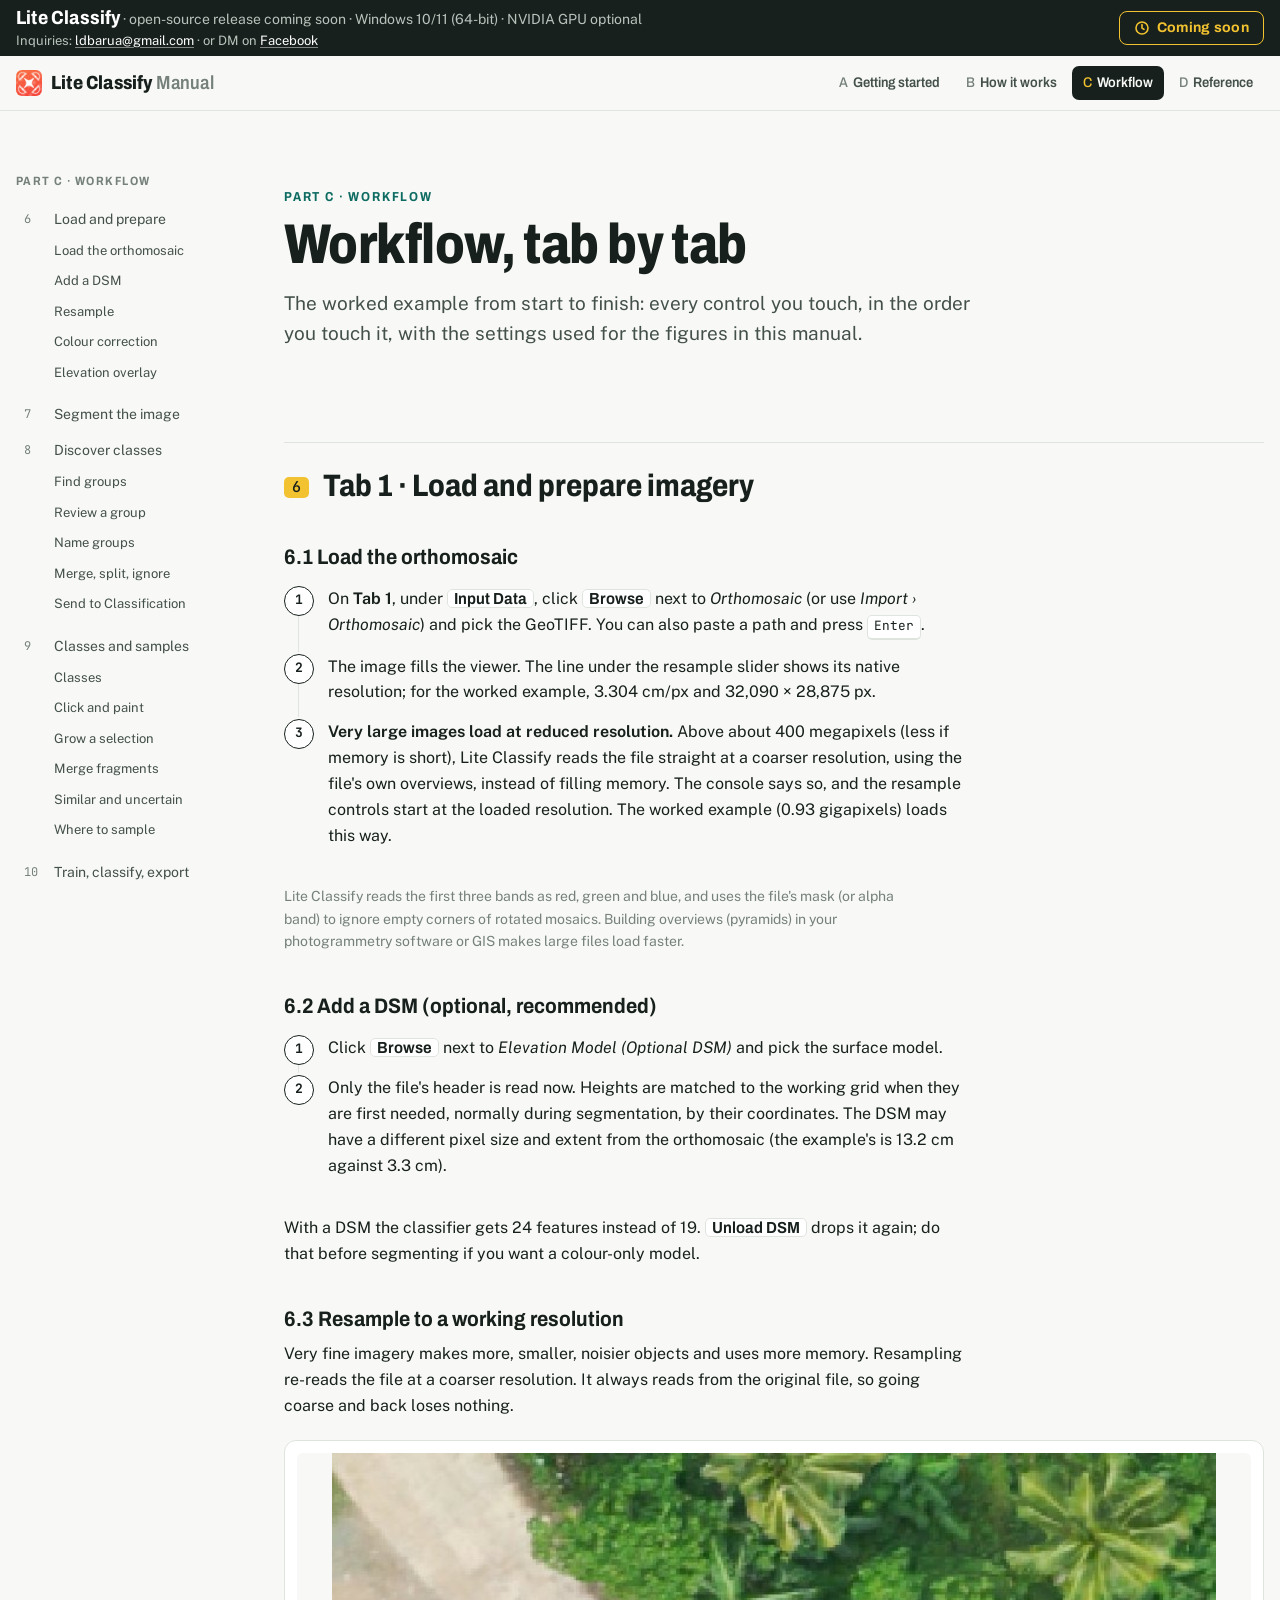
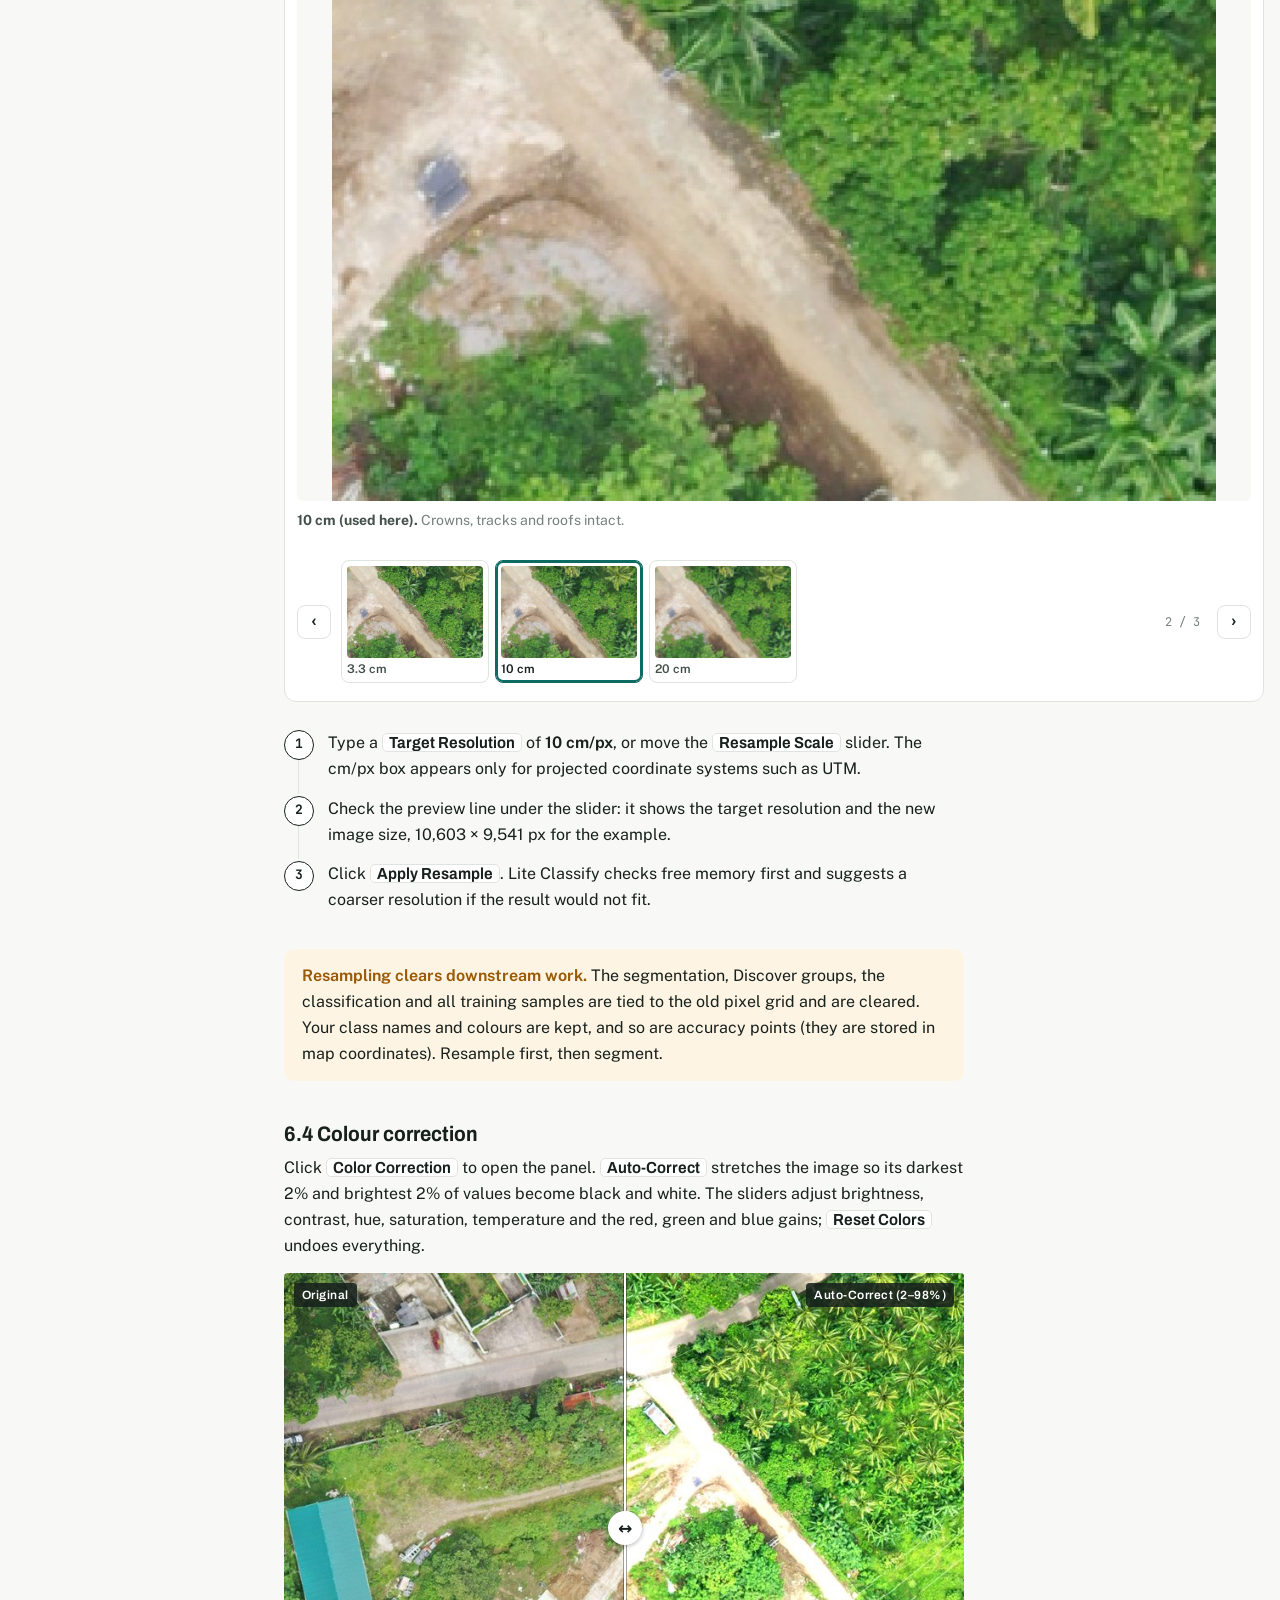
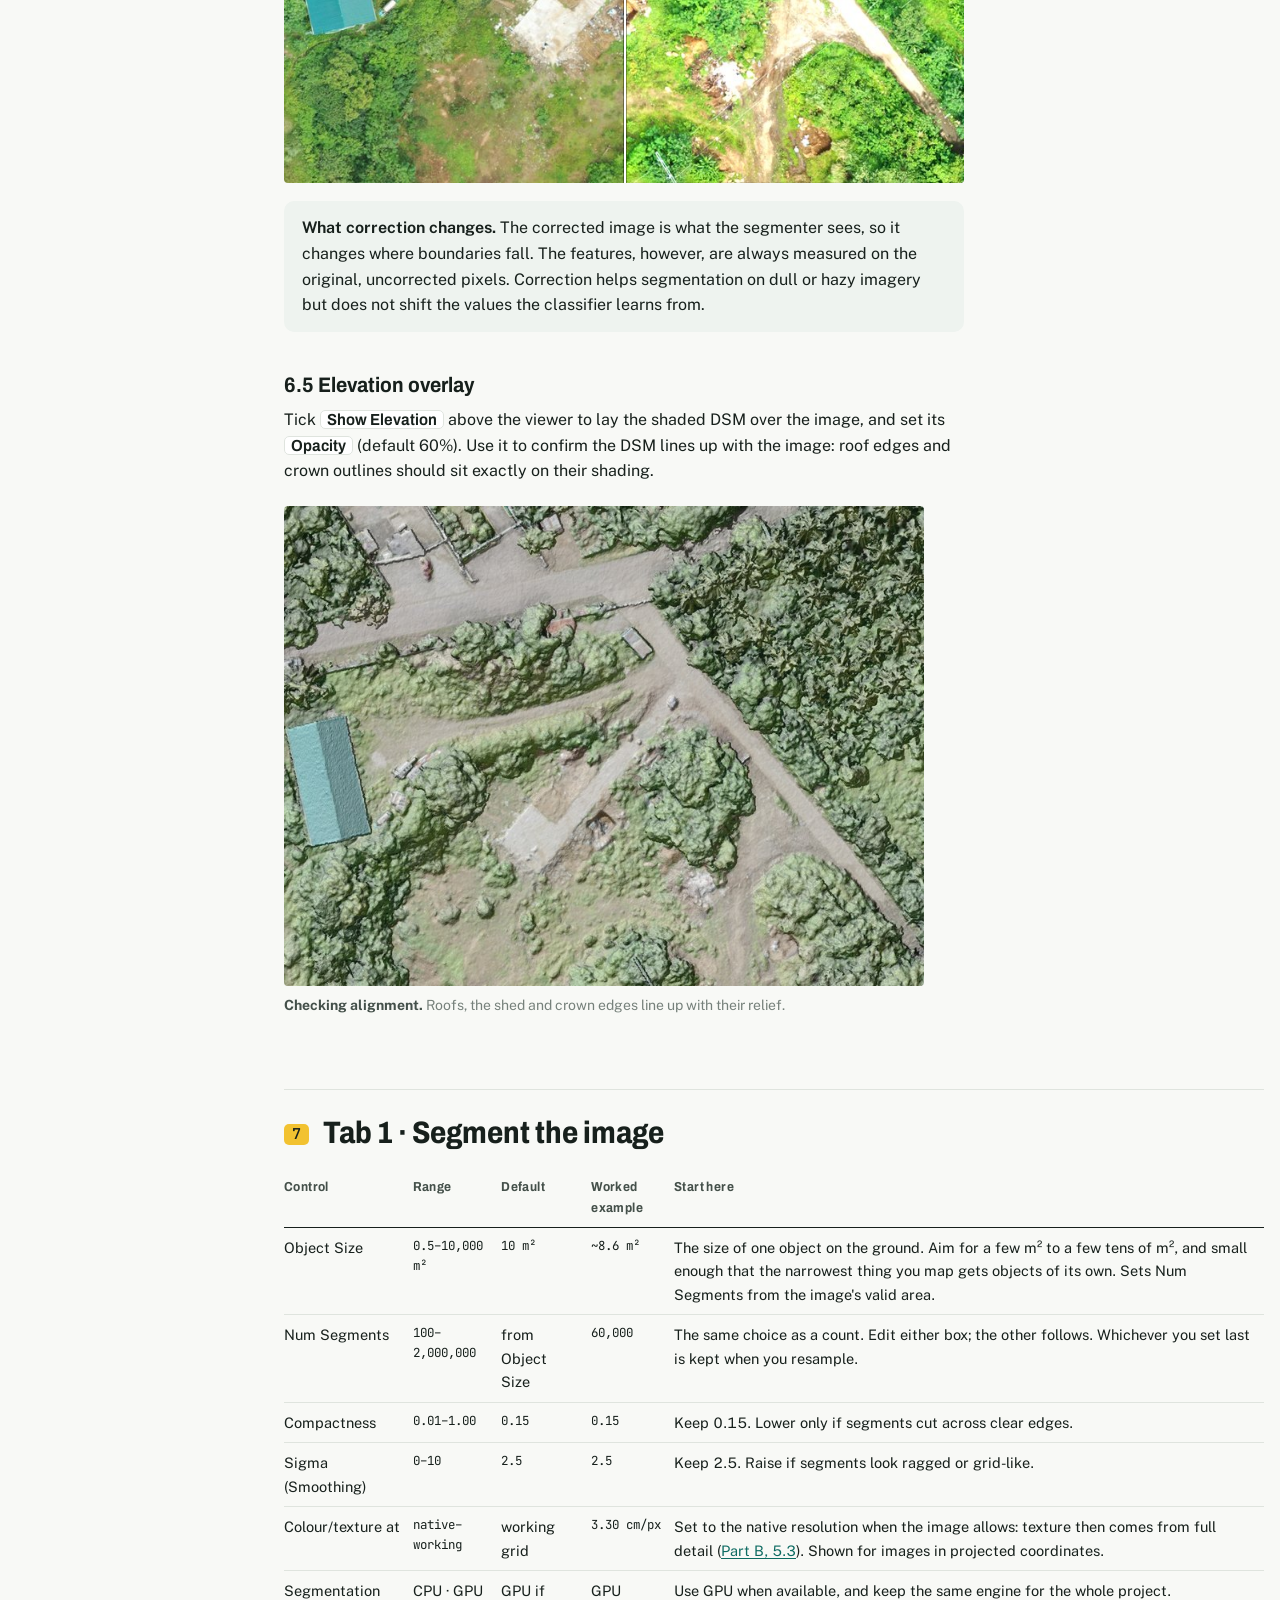
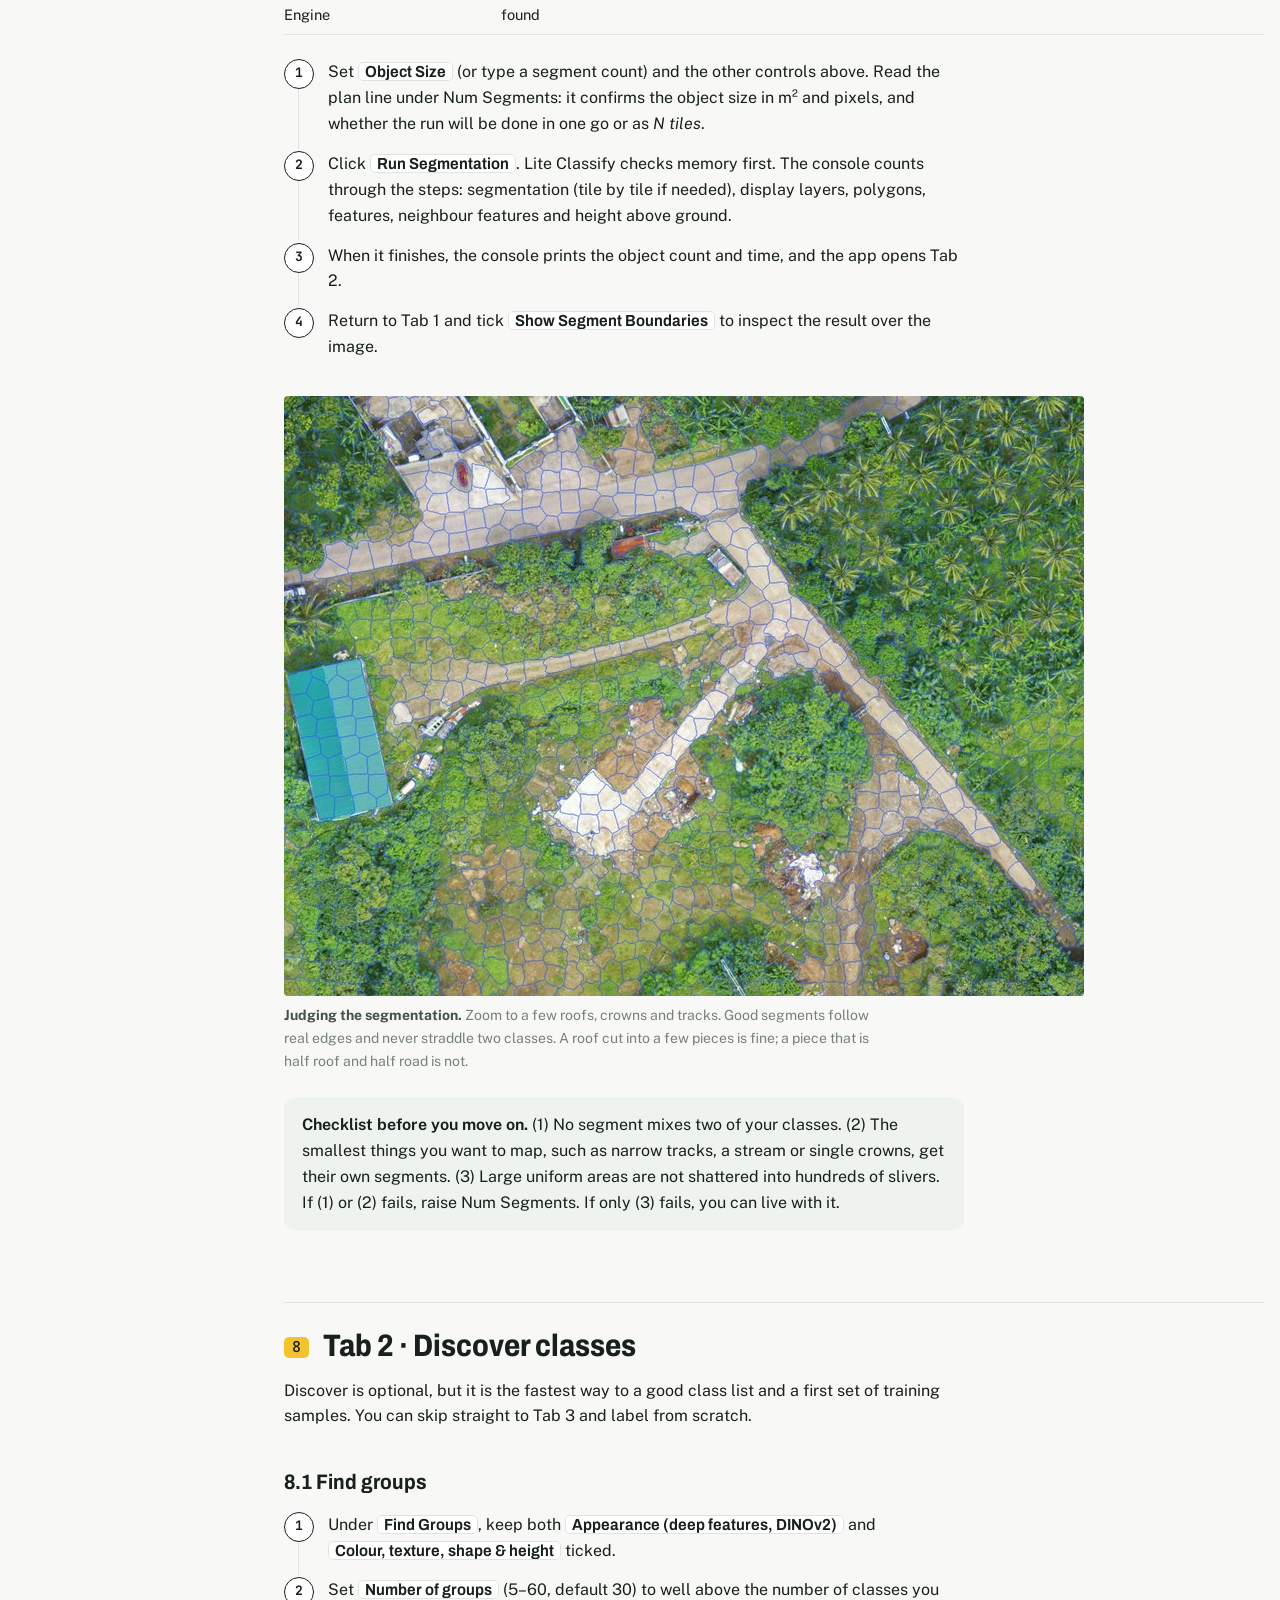
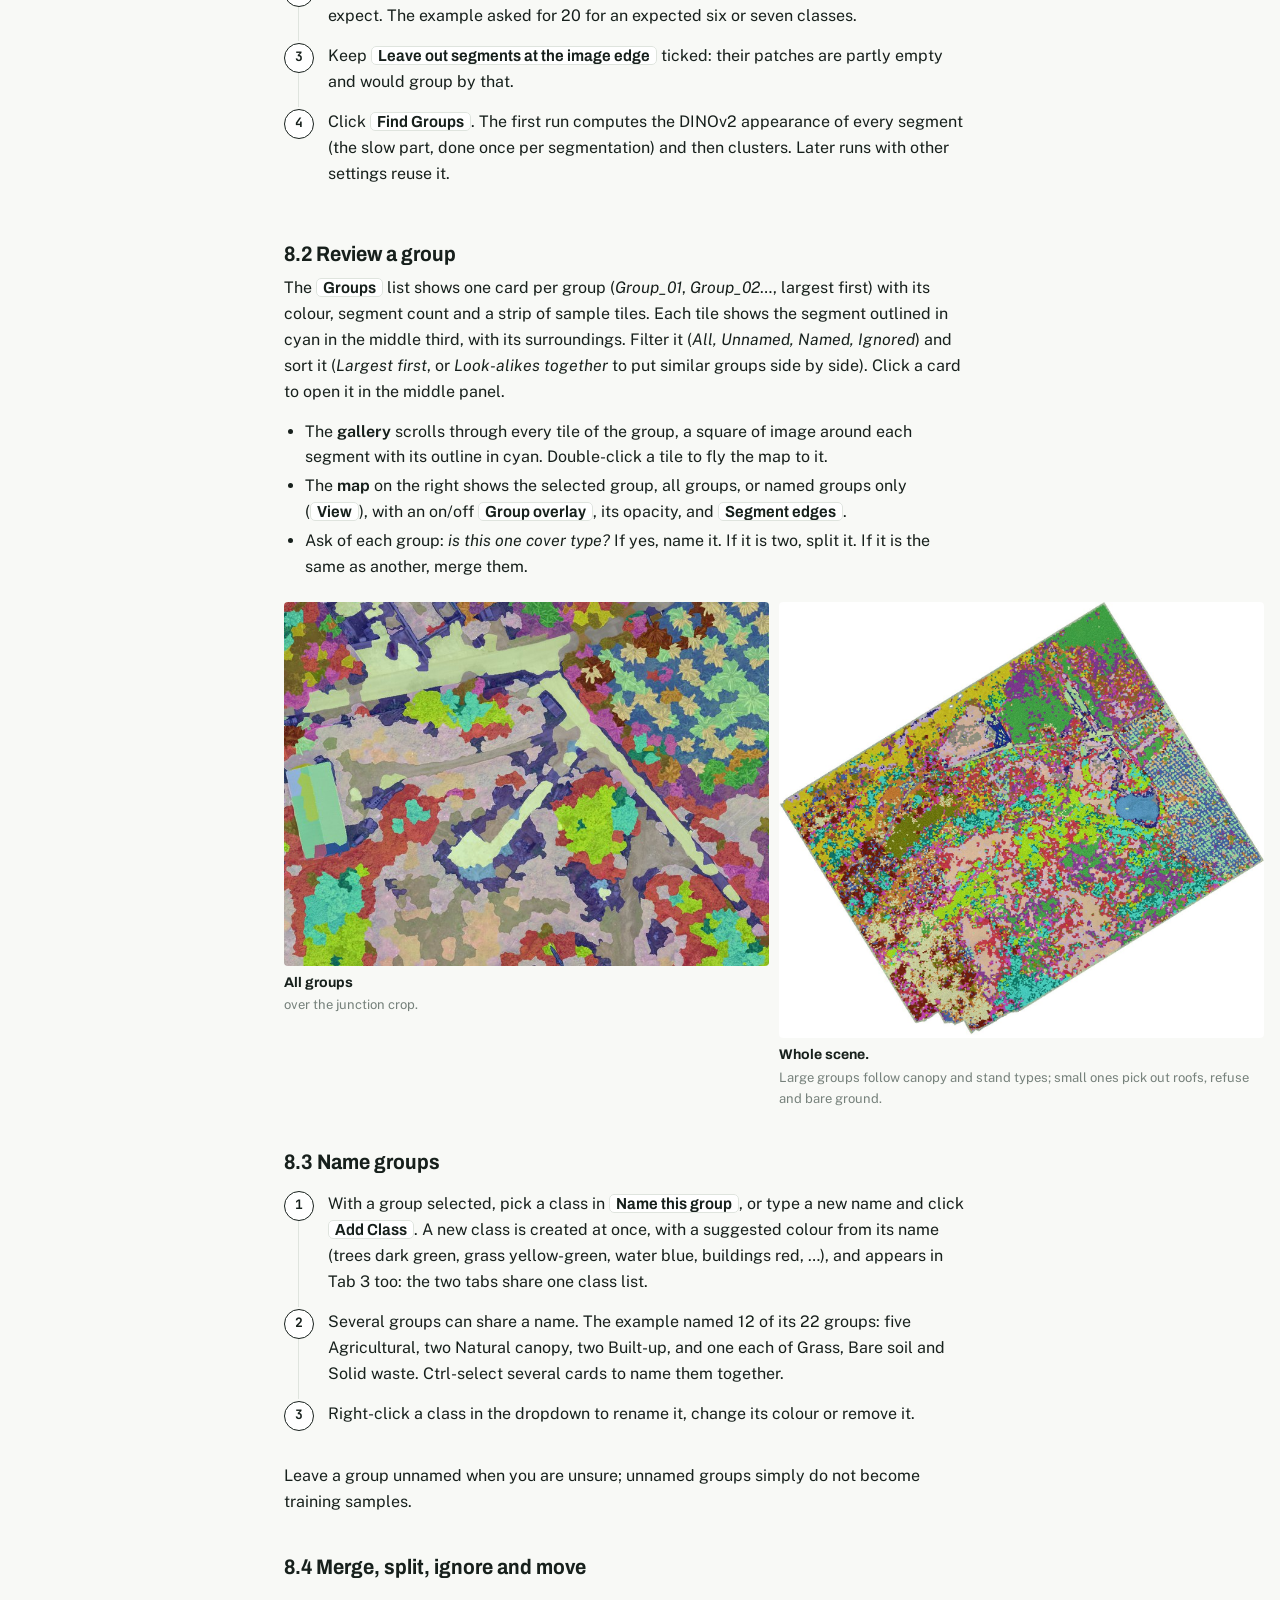
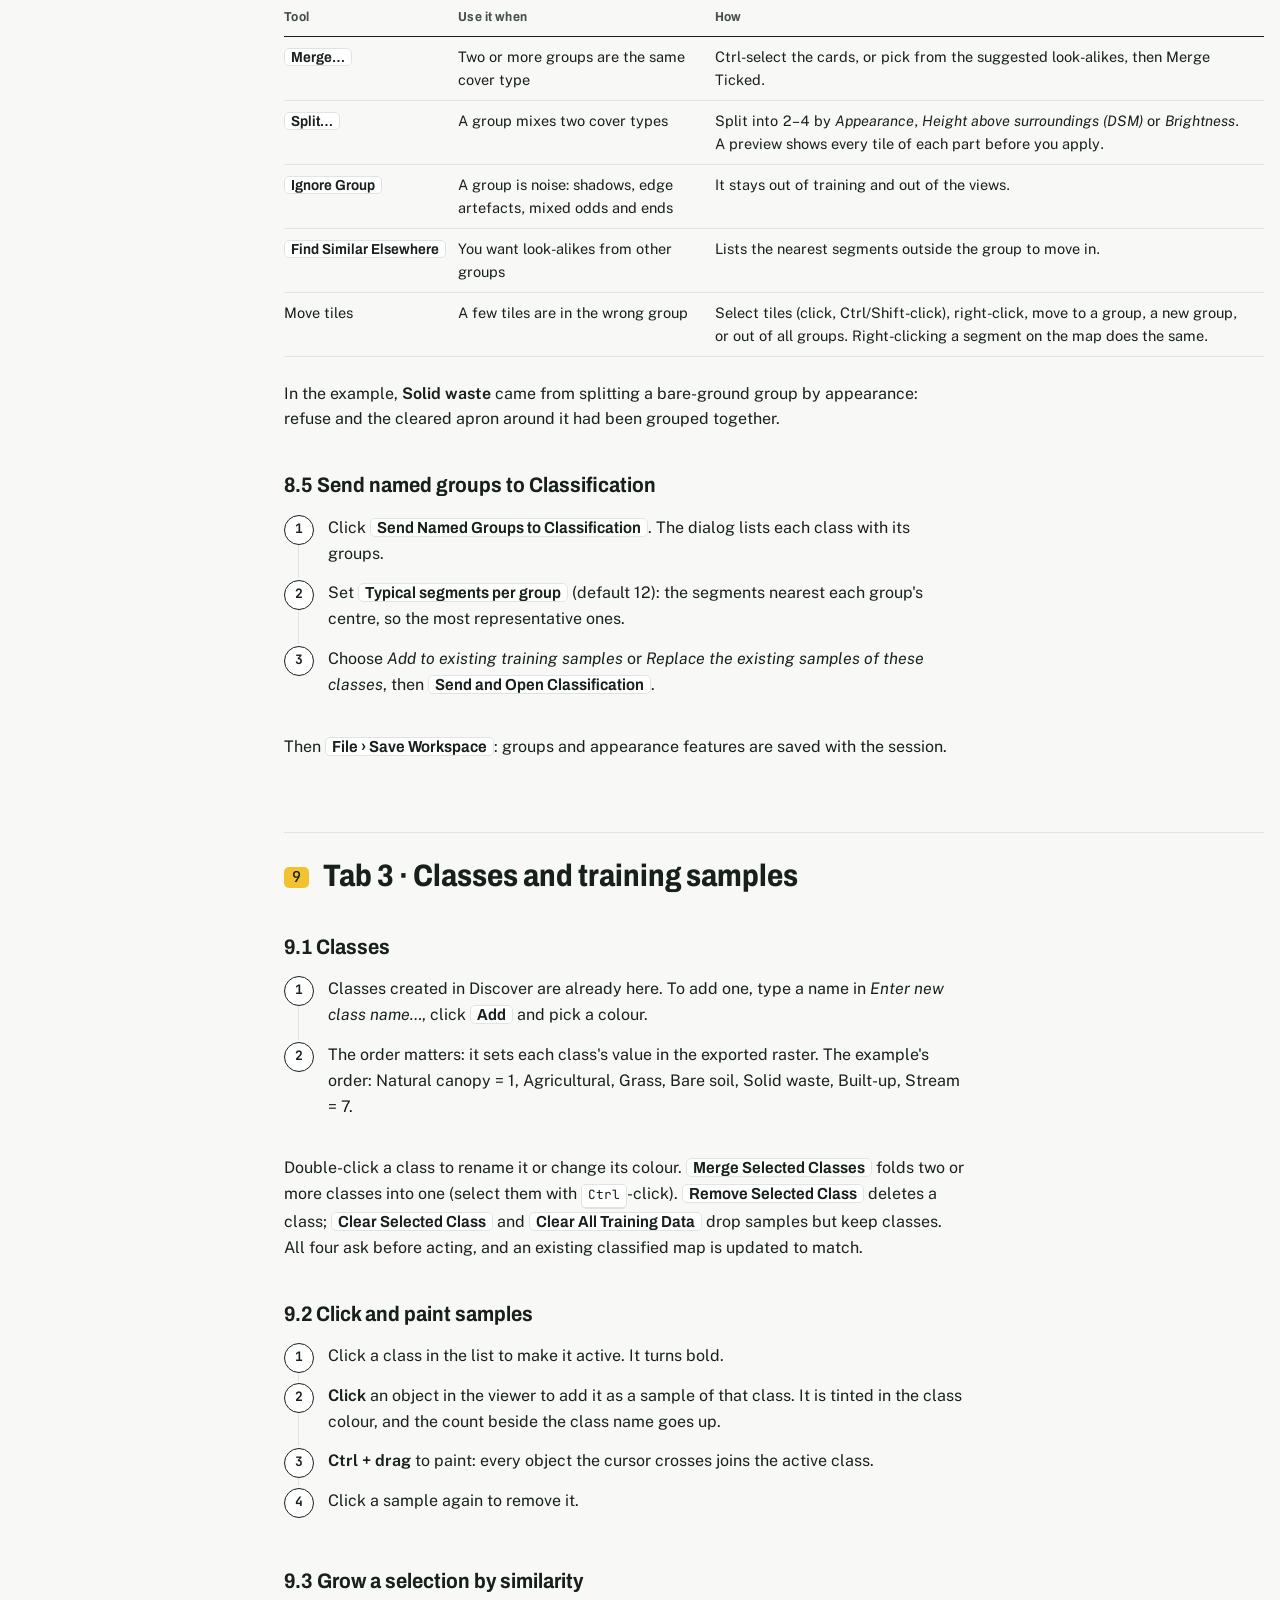
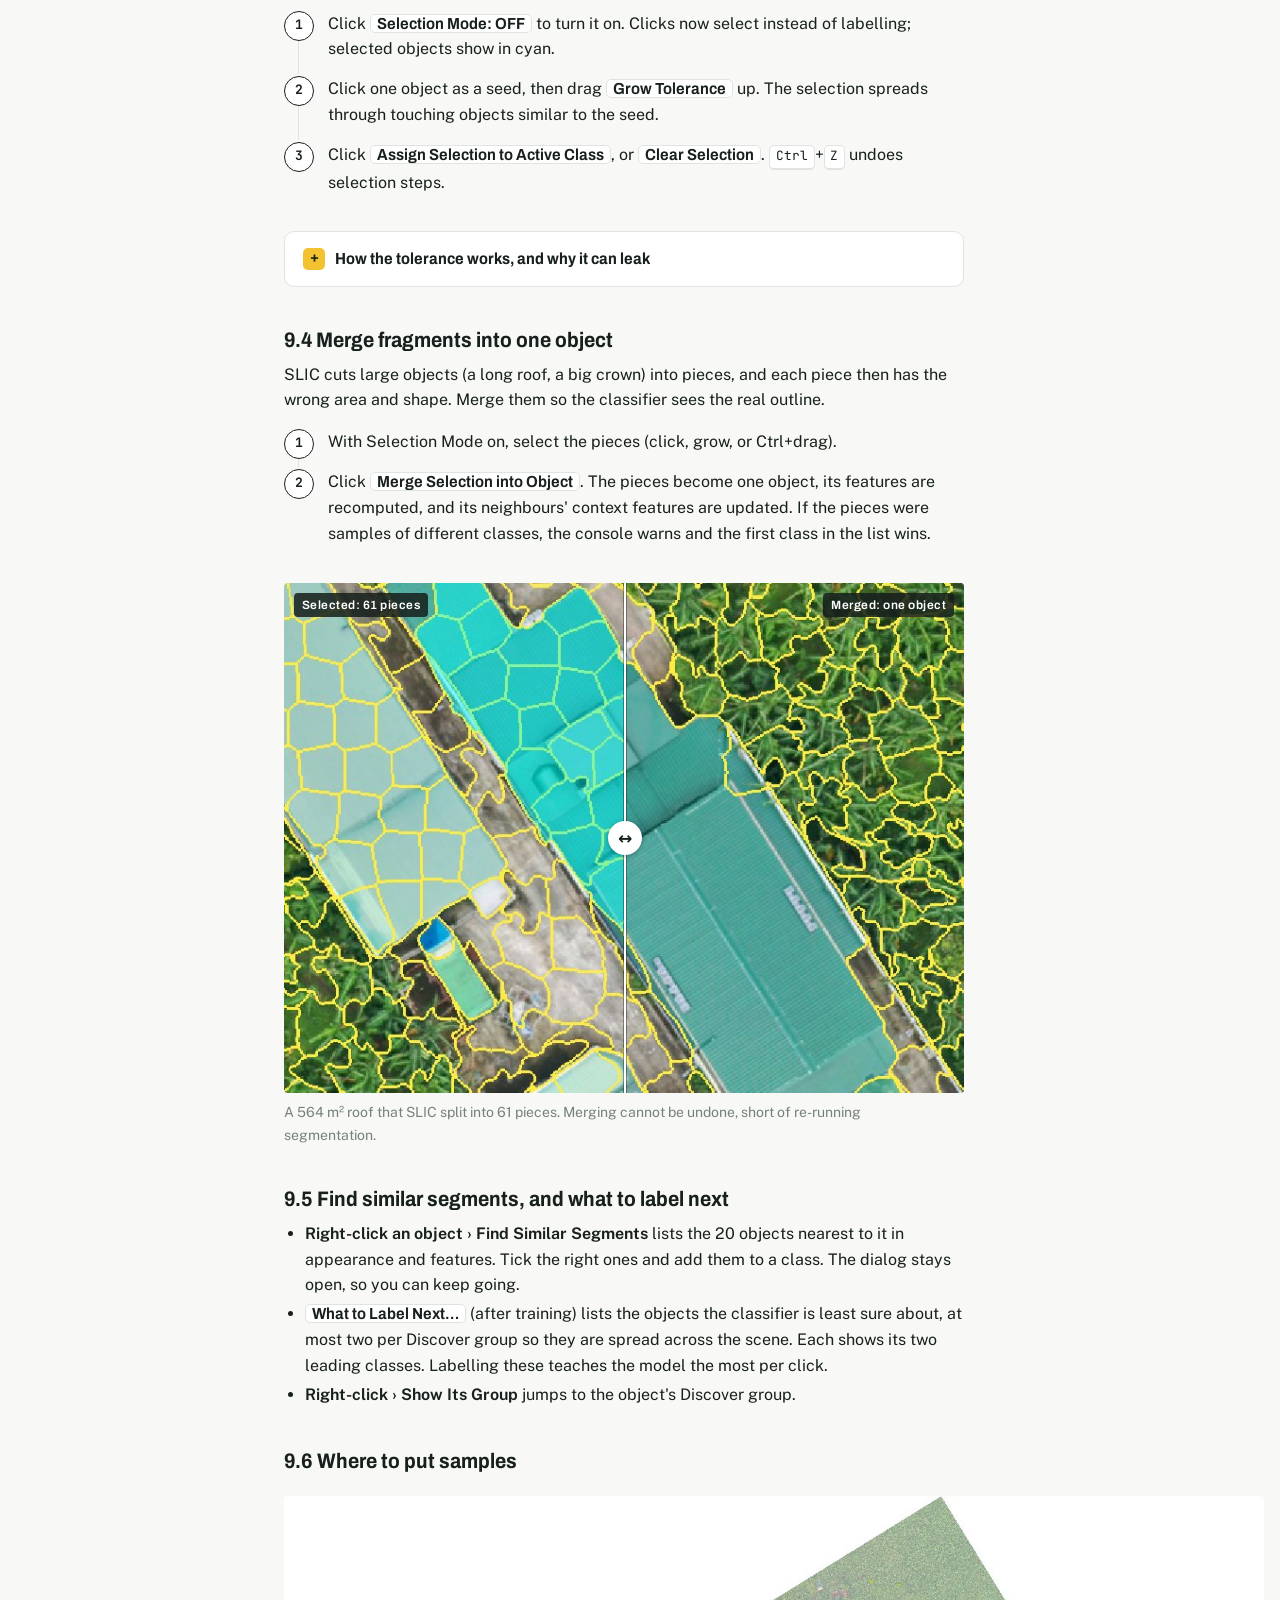
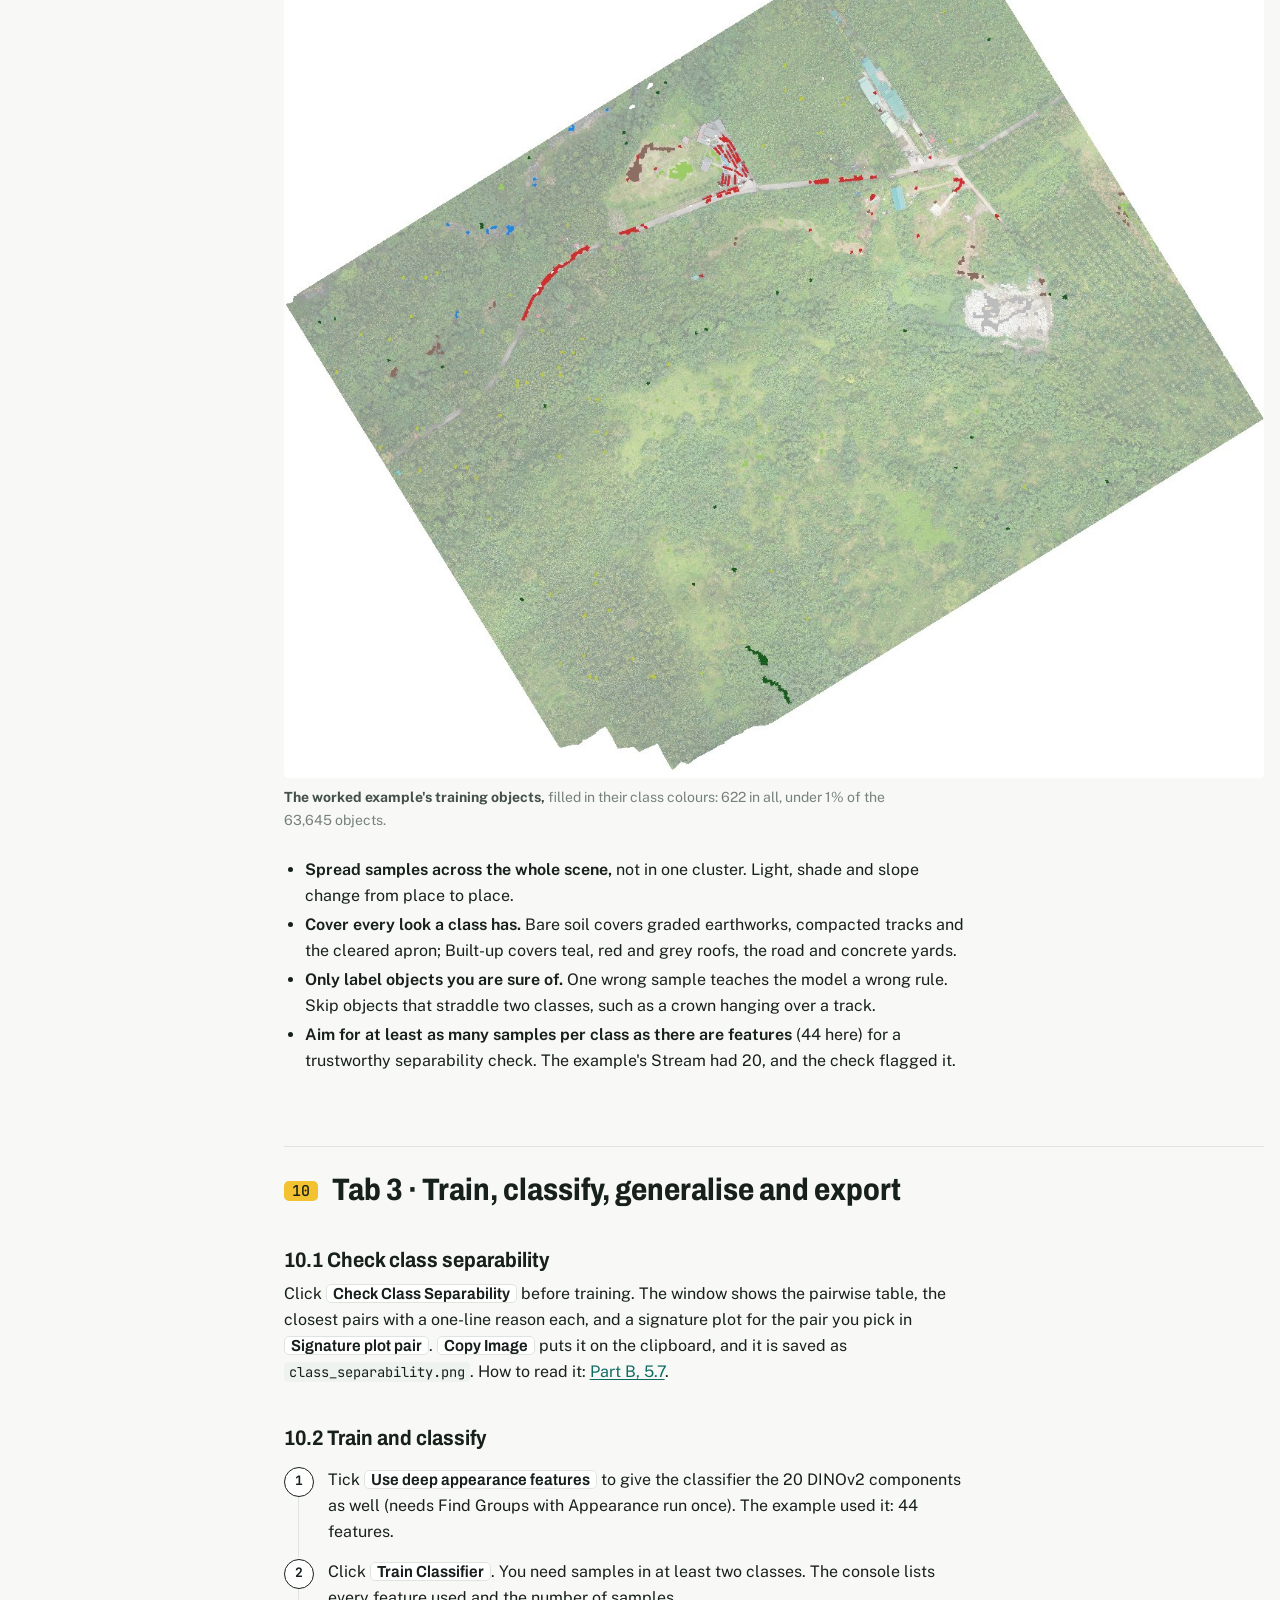
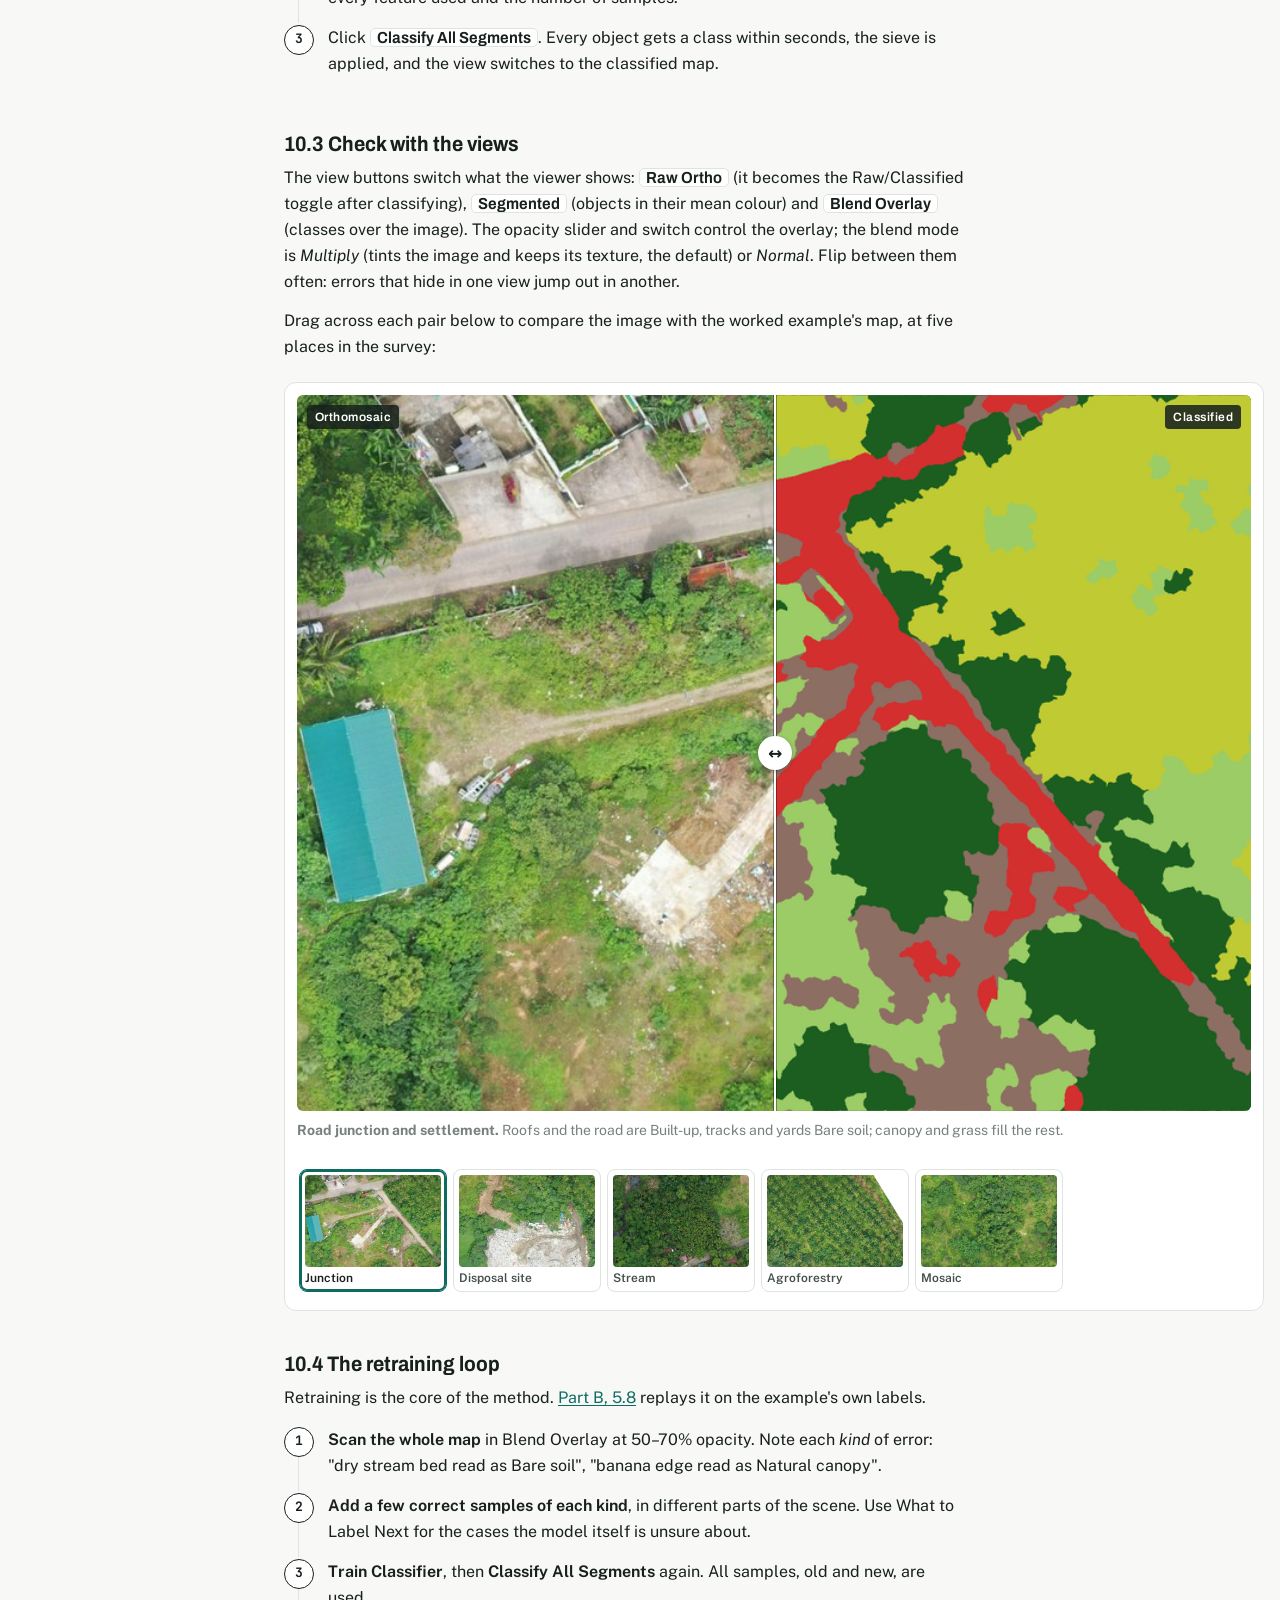
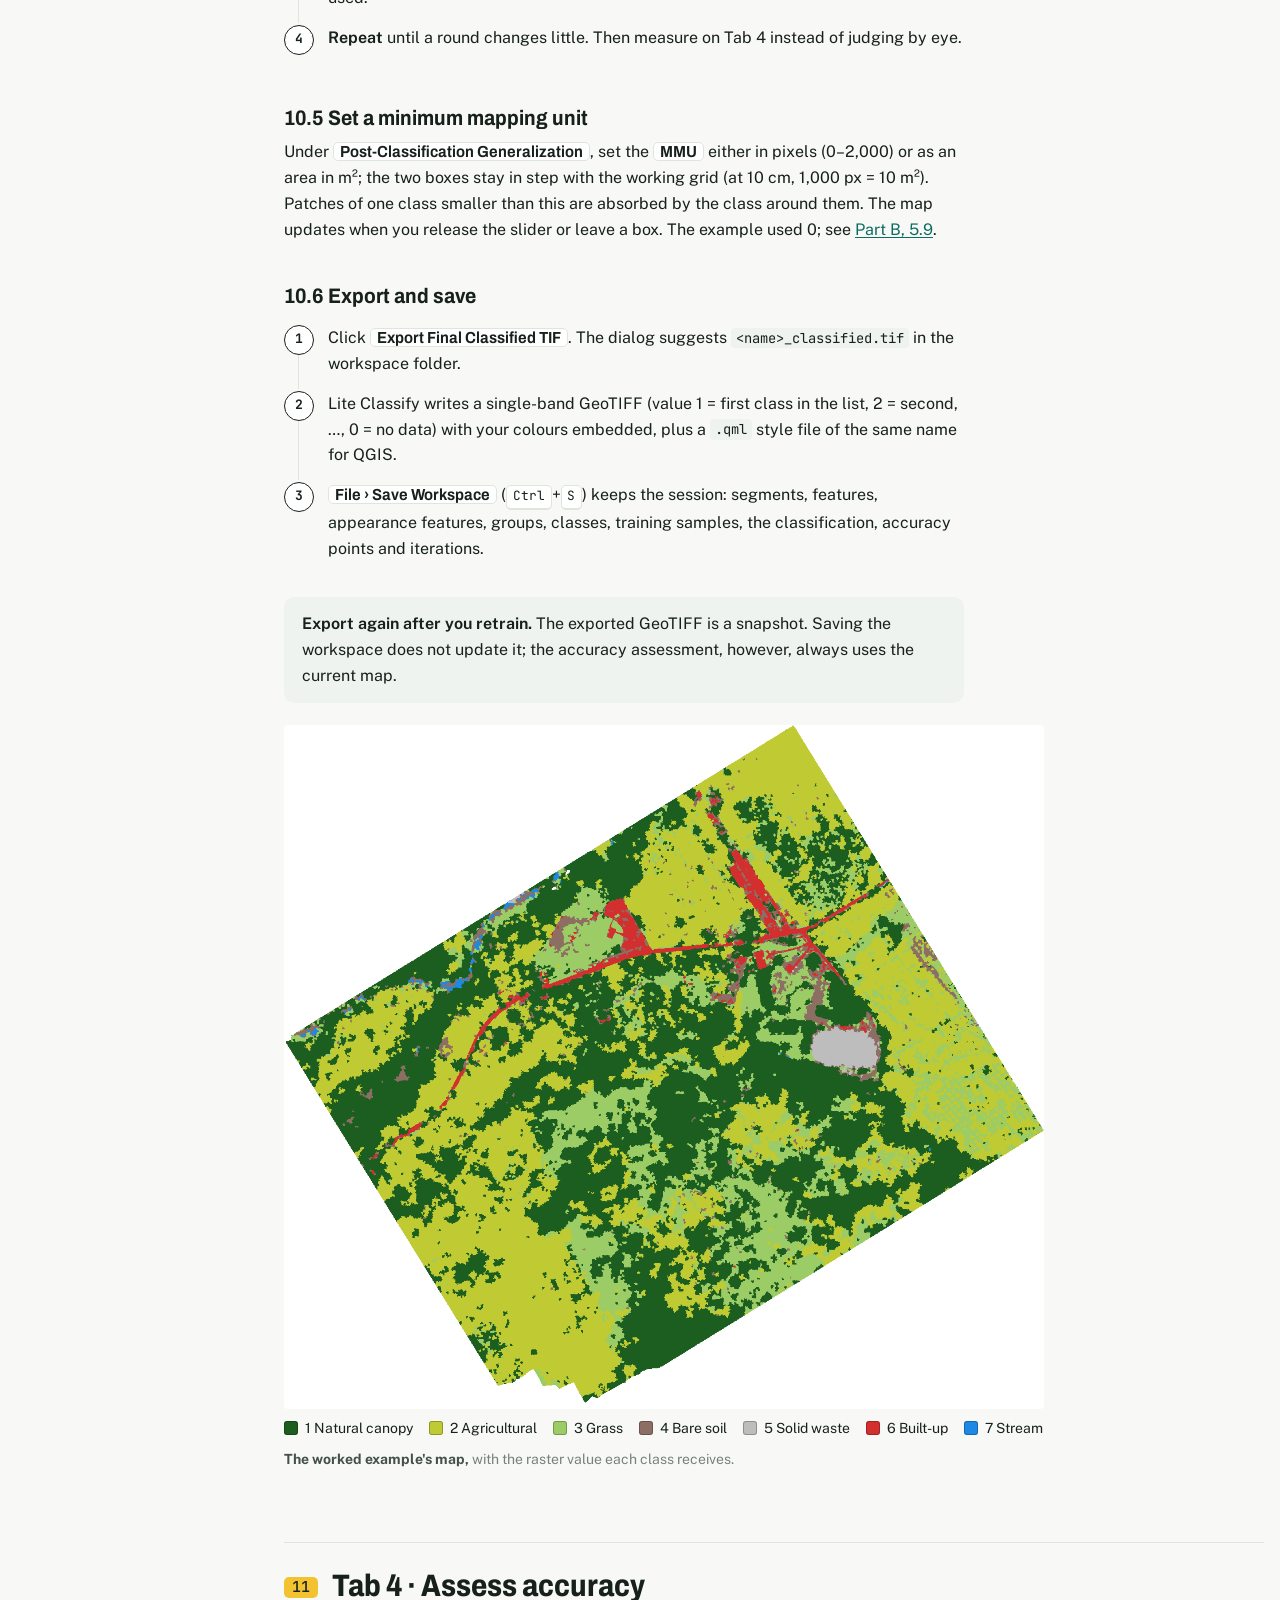
<file: docs/workflow.html>
<!doctype html>
<html lang="en">
<head>
<meta charset="utf-8">
<meta name="viewport" content="width=device-width, initial-scale=1, viewport-fit=cover">
<title>Lite Classify Manual · Workflow</title>
<link rel="preconnect" href="https://fonts.googleapis.com">
<link rel="preconnect" href="https://fonts.gstatic.com" crossorigin>
<link rel="stylesheet" href="https://fonts.googleapis.com/css2?family=Archivo:wdth,wght@75..100,500..800&family=JetBrains+Mono:wght@400;500;700&family=Public+Sans:ital,wght@0,400;0,600;0,700;1,400&display=swap">
<link rel="icon" type="image/png" href="img/brand/liteclassify_64.png">
<link rel="apple-touch-icon" href="img/brand/liteclassify_180.png">
<link rel="stylesheet" href="manual.css">
</head>
<body>
<header class="topbar">
  <div class="getbar">
    <div class="getbar-in">
      <div class="getbar-id">
        <p><b>Lite Classify</b> <span>· open-source release coming soon · Windows 10/11 (64-bit) · NVIDIA GPU optional</span></p>
        <p class="getbar-contact">Inquiries: <a href="mailto:ldbarua@gmail.com">ldbarua@gmail.com</a><span class="sep"> · </span>or DM on <a href="https://www.facebook.com/leonardo.barua" target="_blank" rel="noopener">Facebook</a></p>
      </div>
      <span class="getbar-soon" role="status"><svg viewBox="0 0 24 24" fill="none" stroke="currentColor" stroke-width="2.4" stroke-linecap="round" stroke-linejoin="round" aria-hidden="true"><circle cx="12" cy="12" r="9"/><path d="M12 7v5l3 2"/></svg>Coming soon</span>
    </div>
  </div>
  <div class="topbar-inner">
  <a class="brand" href="index.html"><img class="brand-mark" src="img/brand/liteclassify_64.png" alt="" width="26" height="26"><span>Lite Classify <span class="brand-sub">Manual</span></span></a>
  <nav class="parts" aria-label="Manual parts">
    <a href="index.html"><span>A</span>Getting started</a>
    <a href="concepts.html"><span>B</span>How it works</a>
    <a href="workflow.html" aria-current="page"><span>C</span>Workflow</a>
    <a href="reference.html"><span>D</span>Reference</a>
  </nav>
</div></header>

<div class="frame">
<aside class="toc" aria-label="On this page">
  <p class="toc-title">Part C · Workflow</p>
  <ol>
    <li><a href="#prepare"><span class="n">6</span>Load and prepare</a>
      <ol>
        <li><a href="#load">Load the orthomosaic</a></li>
        <li><a href="#dsm">Add a DSM</a></li>
        <li><a href="#resample">Resample</a></li>
        <li><a href="#color">Colour correction</a></li>
        <li><a href="#elevation">Elevation overlay</a></li>
      </ol>
    </li>
    <li><a href="#segment"><span class="n">7</span>Segment the image</a></li>
    <li><a href="#discover"><span class="n">8</span>Discover classes</a>
      <ol>
        <li><a href="#find">Find groups</a></li>
        <li><a href="#review">Review a group</a></li>
        <li><a href="#name">Name groups</a></li>
        <li><a href="#tidy">Merge, split, ignore</a></li>
        <li><a href="#send">Send to Classification</a></li>
      </ol>
    </li>
    <li><a href="#samples"><span class="n">9</span>Classes and samples</a>
      <ol>
        <li><a href="#classes">Classes</a></li>
        <li><a href="#click">Click and paint</a></li>
        <li><a href="#grow">Grow a selection</a></li>
        <li><a href="#merge">Merge fragments</a></li>
        <li><a href="#similar">Similar and uncertain</a></li>
        <li><a href="#where">Where to sample</a></li>
      </ol>
    </li>
    <li><a href="#classify"><span class="n">10</span>Train, classify, export</a>
      <ol>
        <li><a href="#sep">Check separability</a></li>
        <li><a href="#train">Train and classify</a></li>
        <li><a href="#views">Check with the views</a></li>
        <li><a href="#loop">The retraining loop</a></li>
        <li><a href="#mmu">Minimum mapping unit</a></li>
        <li><a href="#export">Export and save</a></li>
      </ol>
    </li>
    <li><a href="#assess"><span class="n">11</span>Assess accuracy</a>
      <ol>
        <li><a href="#acc-source">Choose a source</a></li>
        <li><a href="#acc-design">Choose a design</a></li>
        <li><a href="#acc-label">Label the points</a></li>
        <li><a href="#acc-run">Run the assessment</a></li>
        <li><a href="#acc-read">Read the result</a></li>
        <li><a href="#iterations">Iterations</a></li>
      </ol>
    </li>
  </ol>
</aside>

<main>
<section class="hero">
  <p class="eyebrow">Part C · Workflow</p>
  <h1>Workflow, tab by tab</h1>
  <p class="lead">The worked example from start to finish: every control you touch, in the order you touch it, with the settings used for the figures in this manual.</p>
</section>

<h2 id="prepare"><span class="num">6</span>Tab 1 · Load and prepare imagery</h2>

<h3 id="load">6.1 Load the orthomosaic</h3>
<ol class="steps">
  <li>On <strong>Tab 1</strong>, under <span class="ui">Input Data</span>, click <span class="ui">Browse</span> next to <em>Orthomosaic</em> (or use <em>Import › Orthomosaic</em>) and pick the GeoTIFF. You can also paste a path and press <kbd>Enter</kbd>.</li>
  <li>The image fills the viewer. The line under the resample slider shows its native resolution; for the worked example, 3.304 cm/px and 32,090 × 28,875 px.</li>
  <li><strong>Very large images load at reduced resolution.</strong> Above about 400 megapixels (less if memory is short), Lite Classify reads the file straight at a coarser resolution, using the file's own overviews, instead of filling memory. The console says so, and the resample controls start at the loaded resolution. The worked example (0.93 gigapixels) loads this way.</li>
</ol>
<p class="small">Lite Classify reads the first three bands as red, green and blue, and uses the file's mask (or alpha band) to ignore empty corners of rotated mosaics. Building overviews (pyramids) in your photogrammetry software or GIS makes large files load faster.</p>

<h3 id="dsm">6.2 Add a DSM (optional, recommended)</h3>
<ol class="steps">
  <li>Click <span class="ui">Browse</span> next to <em>Elevation Model (Optional DSM)</em> and pick the surface model.</li>
  <li>Only the file's header is read now. Heights are matched to the working grid when they are first needed, normally during segmentation, by their coordinates. The DSM may have a different pixel size and extent from the orthomosaic (the example's is 13.2 cm against 3.3 cm).</li>
</ol>
<p>With a DSM the classifier gets 24 features instead of 19. <span class="ui">Unload DSM</span> drops it again; do that before segmenting if you want a colour-only model.</p>

<h3 id="resample">6.3 Resample to a working resolution</h3>
<p>Very fine imagery makes more, smaller, noisier objects and uses more memory. Resampling re-reads the file at a coarser resolution. It always reads from the original file, so going coarse and back loses nothing.</p>
<div class="gallery">
  <figure class="g-main"><img src="" alt=""><figcaption></figcaption></figure>
  <div class="g-bar">
    <button class="g-step" type="button" data-step="-1" aria-label="Previous">‹</button>
    <div class="g-thumbs" role="tablist" aria-label="Resolutions">
      <button type="button" data-thumb="img/res_native.jpg" data-src="img/res_native.jpg" data-alt="A 30 by 22 metre area at 3.3 cm" data-cap="<b>3.3 cm (native).</b> Single fronds and roof sheets: too fine to segment.">3.3 cm</button>
      <button type="button" data-thumb="img/res_10cm.jpg" data-src="img/res_10cm.jpg" data-alt="The same area at 10 cm" data-cap="<b>10 cm (used here).</b> Crowns, tracks and roofs intact." data-start>10 cm</button>
      <button type="button" data-thumb="img/res_20cm.jpg" data-src="img/res_20cm.jpg" data-alt="The same area at 20 cm" data-cap="<b>20 cm.</b> Small crowns and narrow tracks start to blur together.">20 cm</button>
    </div>
    <span class="g-count"></span>
    <button class="g-step" type="button" data-step="1" aria-label="Next">›</button>
  </div>
</div>
<ol class="steps">
  <li>Type a <span class="ui">Target Resolution</span> of <strong>10 cm/px</strong>, or move the <span class="ui">Resample Scale</span> slider. The cm/px box appears only for projected coordinate systems such as UTM.</li>
  <li>Check the preview line under the slider: it shows the target resolution and the new image size, 10,603 × 9,541 px for the example.</li>
  <li>Click <span class="ui">Apply Resample</span>. Lite Classify checks free memory first and suggests a coarser resolution if the result would not fit.</li>
</ol>
<div class="warn"><p><strong>Resampling clears downstream work.</strong> The segmentation, Discover groups, the classification and all training samples are tied to the old pixel grid and are cleared. Your class names and colours are kept, and so are accuracy points (they are stored in map coordinates). Resample first, then segment.</p></div>

<h3 id="color">6.4 Colour correction</h3>
<p>Click <span class="ui">Color Correction</span> to open the panel. <span class="ui">Auto-Correct</span> stretches the image so its darkest 2% and brightest 2% of values become black and white. The sliders adjust brightness, contrast, hue, saturation, temperature and the red, green and blue gains; <span class="ui">Reset Colors</span> undoes everything.</p>
<div class="compare" data-label="Compare original colour with Auto-Correct">
  <img src="img/color_before.jpg" alt="Original colours">
  <div class="top"><img src="img/color_auto.jpg" alt="After Auto-Correct"></div>
  <div class="bar"></div><span class="tag l">Original</span><span class="tag r">Auto-Correct (2–98%)</span>
</div>
<div class="note" style="margin-top:18px"><p><strong>What correction changes.</strong> The corrected image is what the segmenter sees, so it changes where boundaries fall. The features, however, are always measured on the original, uncorrected pixels. Correction helps segmentation on dull or hazy imagery but does not shift the values the classifier learns from.</p></div>

<h3 id="elevation">6.5 Elevation overlay</h3>
<p>Tick <span class="ui">Show Elevation</span> above the viewer to lay the shaded DSM over the image, and set its <span class="ui">Opacity</span> (default 60%). Use it to confirm the DSM lines up with the image: roof edges and crown outlines should sit exactly on their shading.</p>
<figure>
  <img src="img/hillshade_overlay.jpg" alt="Close-up of the shaded DSM over the image" style="max-width:min(640px,100%)">
  <figcaption><b>Checking alignment.</b> Roofs, the shed and crown edges line up with their relief.</figcaption>
</figure>

<h2 id="segment"><span class="num">7</span>Tab 1 · Segment the image</h2>
<div class="table-wrap"><table>
  <thead><tr><th>Control</th><th>Range</th><th>Default</th><th>Worked example</th><th>Start here</th></tr></thead>
  <tbody>
    <tr><td>Object Size</td><td class="mono">0.5–10,000 m²</td><td class="mono">10 m²</td><td class="mono">~8.6 m²</td><td>The size of one object on the ground. Aim for a few m² to a few tens of m², and small enough that the narrowest thing you map gets objects of its own. Sets Num Segments from the image's valid area.</td></tr>
    <tr><td>Num Segments</td><td class="mono">100–2,000,000</td><td>from Object Size</td><td class="mono">60,000</td><td>The same choice as a count. Edit either box; the other follows. Whichever you set last is kept when you resample.</td></tr>
    <tr><td>Compactness</td><td class="mono">0.01–1.00</td><td class="mono">0.15</td><td class="mono">0.15</td><td>Keep 0.15. Lower only if segments cut across clear edges.</td></tr>
    <tr><td>Sigma (Smoothing)</td><td class="mono">0–10</td><td class="mono">2.5</td><td class="mono">2.5</td><td>Keep 2.5. Raise if segments look ragged or grid-like.</td></tr>
    <tr><td>Colour/texture at</td><td class="mono">native–working</td><td>working grid</td><td class="mono">3.30 cm/px</td><td>Set to the native resolution when the image allows: texture then comes from full detail (<a href="concepts.html#feature-res">Part B, 5.3</a>). Shown for images in projected coordinates.</td></tr>
    <tr><td>Segmentation Engine</td><td>CPU · GPU</td><td>GPU if found</td><td>GPU</td><td>Use GPU when available, and keep the same engine for the whole project.</td></tr>
  </tbody>
</table></div>
<ol class="steps">
  <li>Set <span class="ui">Object Size</span> (or type a segment count) and the other controls above. Read the plan line under Num Segments: it confirms the object size in m² and pixels, and whether the run will be done in one go or as <em>N tiles</em>.</li>
  <li>Click <span class="ui">Run Segmentation</span>. Lite Classify checks memory first. The console counts through the steps: segmentation (tile by tile if needed), display layers, polygons, features, neighbour features and height above ground.</li>
  <li>When it finishes, the console prints the object count and time, and the app opens Tab 2.</li>
  <li>Return to Tab 1 and tick <span class="ui">Show Segment Boundaries</span> to inspect the result over the image.</li>
</ol>
<figure>
  <img src="img/view_raw_borders.jpg" alt="Segment boundaries over the junction crop">
  <figcaption><b>Judging the segmentation.</b> Zoom to a few roofs, crowns and tracks. Good segments follow real edges and never straddle two classes. A roof cut into a few pieces is fine; a piece that is half roof and half road is not.</figcaption>
</figure>
<div class="note"><p><strong>Checklist before you move on.</strong> (1) No segment mixes two of your classes. (2) The smallest things you want to map, such as narrow tracks, a stream or single crowns, get their own segments. (3) Large uniform areas are not shattered into hundreds of slivers. If (1) or (2) fails, raise Num Segments. If only (3) fails, you can live with it.</p></div>

<h2 id="discover"><span class="num">8</span>Tab 2 · Discover classes</h2>
<p>Discover is optional, but it is the fastest way to a good class list and a first set of training samples. You can skip straight to Tab 3 and label from scratch.</p>

<h3 id="find">8.1 Find groups</h3>
<ol class="steps">
  <li>Under <span class="ui">Find Groups</span>, keep both <span class="ui">Appearance (deep features, DINOv2)</span> and <span class="ui">Colour, texture, shape &amp; height</span> ticked.</li>
  <li>Set <span class="ui">Number of groups</span> (5–60, default 30) to well above the number of classes you expect. The example asked for 20 for an expected six or seven classes.</li>
  <li>Keep <span class="ui">Leave out segments at the image edge</span> ticked: their patches are partly empty and would group by that.</li>
  <li>Click <span class="ui">Find Groups</span>. The first run computes the DINOv2 appearance of every segment (the slow part, done once per segmentation) and then clusters. Later runs with other settings reuse it.</li>
</ol>

<h3 id="review">8.2 Review a group</h3>
<p>The <span class="ui">Groups</span> list shows one card per group (<em>Group_01</em>, <em>Group_02</em>…, largest first) with its colour, segment count and a strip of sample tiles. Each tile shows the segment outlined in cyan in the middle third, with its surroundings. Filter it (<em>All, Unnamed, Named, Ignored</em>) and sort it (<em>Largest first</em>, or <em>Look-alikes together</em> to put similar groups side by side). Click a card to open it in the middle panel.</p>
<ul>
  <li>The <strong>gallery</strong> scrolls through every tile of the group, a square of image around each segment with its outline in cyan. Double-click a tile to fly the map to it.</li>
  <li>The <strong>map</strong> on the right shows the selected group, all groups, or named groups only (<span class="ui">View</span>), with an on/off <span class="ui">Group overlay</span>, its opacity, and <span class="ui">Segment edges</span>.</li>
  <li>Ask of each group: <em>is this one cover type?</em> If yes, name it. If it is two, split it. If it is the same as another, merge them.</li>
</ul>
<div class="strip c2">
  <figure><img src="img/disc_groups_crop.jpg" alt="Group colours over the junction crop"><figcaption><b>All groups</b> over the junction crop.</figcaption></figure>
  <figure><img src="img/disc_groups_scene.jpg" alt="Groups over the whole survey"><figcaption><b>Whole scene.</b> Large groups follow canopy and stand types; small ones pick out roofs, refuse and bare ground.</figcaption></figure>
</div>

<h3 id="name">8.3 Name groups</h3>
<ol class="steps">
  <li>With a group selected, pick a class in <span class="ui">Name this group</span>, or type a new name and click <span class="ui">Add Class</span>. A new class is created at once, with a suggested colour from its name (trees dark green, grass yellow-green, water blue, buildings red, …), and appears in Tab 3 too: the two tabs share one class list.</li>
  <li>Several groups can share a name. The example named 12 of its 22 groups: five Agricultural, two Natural canopy, two Built-up, and one each of Grass, Bare soil and Solid waste. Ctrl-select several cards to name them together.</li>
  <li>Right-click a class in the dropdown to rename it, change its colour or remove it.</li>
</ol>
<p>Leave a group unnamed when you are unsure; unnamed groups simply do not become training samples.</p>

<h3 id="tidy">8.4 Merge, split, ignore and move</h3>
<div class="table-wrap"><table>
  <thead><tr><th>Tool</th><th>Use it when</th><th>How</th></tr></thead>
  <tbody>
    <tr><td><span class="ui">Merge…</span></td><td>Two or more groups are the same cover type</td><td>Ctrl-select the cards, or pick from the suggested look-alikes, then Merge Ticked.</td></tr>
    <tr><td><span class="ui">Split…</span></td><td>A group mixes two cover types</td><td>Split into 2–4 by <em>Appearance</em>, <em>Height above surroundings (DSM)</em> or <em>Brightness</em>. A preview shows every tile of each part before you apply.</td></tr>
    <tr><td><span class="ui">Ignore Group</span></td><td>A group is noise: shadows, edge artefacts, mixed odds and ends</td><td>It stays out of training and out of the views.</td></tr>
    <tr><td><span class="ui">Find Similar Elsewhere</span></td><td>You want look-alikes from other groups</td><td>Lists the nearest segments outside the group to move in.</td></tr>
    <tr><td>Move tiles</td><td>A few tiles are in the wrong group</td><td>Select tiles (click, Ctrl/Shift-click), right-click, move to a group, a new group, or out of all groups. Right-clicking a segment on the map does the same.</td></tr>
  </tbody>
</table></div>
<p>In the example, <strong>Solid waste</strong> came from splitting a bare-ground group by appearance: refuse and the cleared apron around it had been grouped together.</p>

<h3 id="send">8.5 Send named groups to Classification</h3>
<ol class="steps">
  <li>Click <span class="ui">Send Named Groups to Classification</span>. The dialog lists each class with its groups.</li>
  <li>Set <span class="ui">Typical segments per group</span> (default 12): the segments nearest each group's centre, so the most representative ones.</li>
  <li>Choose <em>Add to existing training samples</em> or <em>Replace the existing samples of these classes</em>, then <span class="ui">Send and Open Classification</span>.</li>
</ol>
<p>Then <span class="ui">File › Save Workspace</span>: groups and appearance features are saved with the session.</p>

<h2 id="samples"><span class="num">9</span>Tab 3 · Classes and training samples</h2>

<h3 id="classes">9.1 Classes</h3>
<ol class="steps">
  <li>Classes created in Discover are already here. To add one, type a name in <em>Enter new class name…</em>, click <span class="ui">Add</span> and pick a colour.</li>
  <li>The order matters: it sets each class's value in the exported raster. The example's order: Natural canopy = 1, Agricultural, Grass, Bare soil, Solid waste, Built-up, Stream = 7.</li>
</ol>
<p>Double-click a class to rename it or change its colour. <span class="ui">Merge Selected Classes</span> folds two or more classes into one (select them with <kbd>Ctrl</kbd>-click). <span class="ui">Remove Selected Class</span> deletes a class; <span class="ui">Clear Selected Class</span> and <span class="ui">Clear All Training Data</span> drop samples but keep classes. All four ask before acting, and an existing classified map is updated to match.</p>

<h3 id="click">9.2 Click and paint samples</h3>
<ol class="steps">
  <li>Click a class in the list to make it active. It turns bold.</li>
  <li><strong>Click</strong> an object in the viewer to add it as a sample of that class. It is tinted in the class colour, and the count beside the class name goes up.</li>
  <li><strong>Ctrl + drag</strong> to paint: every object the cursor crosses joins the active class.</li>
  <li>Click a sample again to remove it.</li>
</ol>

<h3 id="grow">9.3 Grow a selection by similarity</h3>
<ol class="steps">
  <li>Click <span class="ui">Selection Mode: OFF</span> to turn it on. Clicks now select instead of labelling; selected objects show in cyan.</li>
  <li>Click one object as a seed, then drag <span class="ui">Grow Tolerance</span> up. The selection spreads through touching objects similar to the seed.</li>
  <li>Click <span class="ui">Assign Selection to Active Class</span>, or <span class="ui">Clear Selection</span>. <kbd>Ctrl</kbd>+<kbd>Z</kbd> undoes selection steps.</li>
</ol>
<details class="why"><summary>How the tolerance works, and why it can leak</summary>
<p>Similarity uses six features: mean red, green, blue and brightness, GLCM contrast and homogeneity. Each is divided by its spread across the whole scene, and a neighbour joins if its distance to the seed's average is within <em>tolerance</em> × √6. Growth spreads through any touching object that passes, so a high tolerance can cross into different-looking ground. Start low and raise it in small steps.</p>
</details>

<h3 id="merge">9.4 Merge fragments into one object</h3>
<p>SLIC cuts large objects (a long roof, a big crown) into pieces, and each piece then has the wrong area and shape. Merge them so the classifier sees the real outline.</p>
<ol class="steps">
  <li>With Selection Mode on, select the pieces (click, grow, or Ctrl+drag).</li>
  <li>Click <span class="ui">Merge Selection into Object</span>. The pieces become one object, its features are recomputed, and its neighbours' context features are updated. If the pieces were samples of different classes, the console warns and the first class in the list wins.</li>
</ol>
<div class="compare" data-label="Compare a roof before and after merging">
  <img src="img/merge_before.jpg" alt="A long roof split into many segments, selected in cyan">
  <div class="top"><img src="img/merge_after.jpg" alt="The same roof as a single merged object"></div>
  <div class="bar"></div><span class="tag l">Selected: <span data-d="merge.pieces"></span> pieces</span><span class="tag r">Merged: one object</span>
</div>
<p class="caption" style="margin-top:8px">A <span data-d="merge.area_m2" data-fmt="f0"></span> m² roof that SLIC split into <span data-d="merge.pieces"></span> pieces. Merging cannot be undone, short of re-running segmentation.</p>

<h3 id="similar">9.5 Find similar segments, and what to label next</h3>
<ul>
  <li><strong>Right-click an object › Find Similar Segments</strong> lists the 20 objects nearest to it in appearance and features. Tick the right ones and add them to a class. The dialog stays open, so you can keep going.</li>
  <li><strong><span class="ui">What to Label Next…</span></strong> (after training) lists the objects the classifier is least sure about, at most two per Discover group so they are spread across the scene. Each shows its two leading classes. Labelling these teaches the model the most per click.</li>
  <li><strong>Right-click › Show Its Group</strong> jumps to the object's Discover group.</li>
</ul>

<h3 id="where">9.6 Where to put samples</h3>
<figure>
  <img src="img/training_samples.jpg" alt="The survey with every training object filled in its class colour">
  <figcaption><b>The worked example's training objects,</b> filled in their class colours: <span data-d="training.total" data-fmt="int"></span> in all, under 1% of the <span data-d="segmentation.segments" data-fmt="int"></span> objects.</figcaption>
</figure>
<ul>
  <li><strong>Spread samples across the whole scene,</strong> not in one cluster. Light, shade and slope change from place to place.</li>
  <li><strong>Cover every look a class has.</strong> Bare soil covers graded earthworks, compacted tracks and the cleared apron; Built-up covers teal, red and grey roofs, the road and concrete yards.</li>
  <li><strong>Only label objects you are sure of.</strong> One wrong sample teaches the model a wrong rule. Skip objects that straddle two classes, such as a crown hanging over a track.</li>
  <li><strong>Aim for at least as many samples per class as there are features</strong> (44 here) for a trustworthy separability check. The example's Stream had 20, and the check flagged it.</li>
</ul>

<h2 id="classify"><span class="num">10</span>Tab 3 · Train, classify, generalise and export</h2>

<h3 id="sep">10.1 Check class separability</h3>
<p>Click <span class="ui">Check Class Separability</span> before training. The window shows the pairwise table, the closest pairs with a one-line reason each, and a signature plot for the pair you pick in <span class="ui">Signature plot pair</span>. <span class="ui">Copy Image</span> puts it on the clipboard, and it is saved as <code>class_separability.png</code>. How to read it: <a href="concepts.html#separability">Part B, 5.7</a>.</p>

<h3 id="train">10.2 Train and classify</h3>
<ol class="steps">
  <li>Tick <span class="ui">Use deep appearance features</span> to give the classifier the 20 DINOv2 components as well (needs Find Groups with Appearance run once). The example used it: 44 features.</li>
  <li>Click <span class="ui">Train Classifier</span>. You need samples in at least two classes. The console lists every feature used and the number of samples.</li>
  <li>Click <span class="ui">Classify All Segments</span>. Every object gets a class within seconds, the sieve is applied, and the view switches to the classified map.</li>
</ol>

<h3 id="views">10.3 Check with the views</h3>
<p>The view buttons switch what the viewer shows: <span class="ui">Raw Ortho</span> (it becomes the Raw/Classified toggle after classifying), <span class="ui">Segmented</span> (objects in their mean colour) and <span class="ui">Blend Overlay</span> (classes over the image). The opacity slider and switch control the overlay; the blend mode is <em>Multiply</em> (tints the image and keeps its texture, the default) or <em>Normal</em>. Flip between them often: errors that hide in one view jump out in another.</p>
<p>Drag across each pair below to compare the image with the worked example's map, at five places in the survey:</p>
<div class="cgallery">
  <div class="compare" data-label="Compare orthomosaic and classified map">
    <img src="" alt="">
    <div class="top"><img src="" alt=""></div>
    <div class="bar"></div><span class="tag l">Orthomosaic</span><span class="tag r">Classified</span>
  </div>
  <p class="cg-cap"></p>
  <div class="g-thumbs" role="tablist" aria-label="Locations">
    <button type="button" data-thumb="img/view_raw.jpg" data-before="img/view_raw.jpg" data-after="img/view_classified.png" data-alt-before="Road junction, true colour" data-alt-after="Road junction, classified" data-cap="<b>Road junction and settlement.</b> Roofs and the road are Built-up, tracks and yards Bare soil; canopy and grass fill the rest.">Junction</button>
    <button type="button" data-thumb="img/view_raw_facility.jpg" data-before="img/view_raw_facility.jpg" data-after="img/view_classified_facility.png" data-alt-before="Disposal site, true colour" data-alt-after="Disposal site, classified" data-cap="<b>Disposal site.</b> Exposed refuse is one compact Solid waste patch; its margin, where refuse grades into soil, goes to Bare soil, which is where Solid waste loses area.">Disposal site</button>
    <button type="button" data-thumb="img/view_raw_stream.jpg" data-before="img/view_raw_stream.jpg" data-after="img/view_classified_stream.png" data-alt-before="Stream corridor, true colour" data-alt-after="Stream corridor, classified" data-cap="<b>Stream corridor.</b> The channel is found where it is open and lost under overhanging crowns or where it runs dry: reliable where mapped, incomplete overall.">Stream</button>
    <button type="button" data-thumb="img/view_raw_agro.jpg" data-before="img/view_raw_agro.jpg" data-after="img/view_classified_agro.png" data-alt-before="Agroforestry stand, true colour" data-alt-after="Agroforestry stand, classified" data-cap="<b>Agroforestry stand.</b> Regular coconut and banana crowns are Agricultural; the boundary with natural canopy follows the planting edge.">Agroforestry</button>
    <button type="button" data-thumb="img/view_raw_mosaic.jpg" data-before="img/view_raw_mosaic.jpg" data-after="img/view_classified_mosaic.png" data-alt-before="Grass and canopy mosaic, true colour" data-alt-after="Grass and canopy mosaic, classified" data-cap="<b>Grass and canopy mosaic.</b> Open grass interleaved with regrowth and canopy, the finest-grained part of the map.">Mosaic</button>
  </div>
</div>

<h3 id="loop">10.4 The retraining loop</h3>
<p>Retraining is the core of the method. <a href="concepts.html#retraining">Part B, 5.8</a> replays it on the example's own labels.</p>
<ol class="steps">
  <li><strong>Scan the whole map</strong> in Blend Overlay at 50–70% opacity. Note each <em>kind</em> of error: "dry stream bed read as Bare soil", "banana edge read as Natural canopy".</li>
  <li><strong>Add a few correct samples of each kind</strong>, in different parts of the scene. Use What to Label Next for the cases the model itself is unsure about.</li>
  <li><strong>Train Classifier</strong>, then <strong>Classify All Segments</strong> again. All samples, old and new, are used.</li>
  <li><strong>Repeat</strong> until a round changes little. Then measure on Tab 4 instead of judging by eye.</li>
</ol>

<h3 id="mmu">10.5 Set a minimum mapping unit</h3>
<p>Under <span class="ui">Post-Classification Generalization</span>, set the <span class="ui">MMU</span> either in pixels (0–2,000) or as an area in m²; the two boxes stay in step with the working grid (at 10 cm, 1,000 px = 10 m²). Patches of one class smaller than this are absorbed by the class around them. The map updates when you release the slider or leave a box. The example used 0; see <a href="concepts.html#sieve">Part B, 5.9</a>.</p>

<h3 id="export">10.6 Export and save</h3>
<ol class="steps">
  <li>Click <span class="ui">Export Final Classified TIF</span>. The dialog suggests <code>&lt;name&gt;_classified.tif</code> in the workspace folder.</li>
  <li>Lite Classify writes a single-band GeoTIFF (value 1 = first class in the list, 2 = second, …, 0 = no data) with your colours embedded, plus a <code>.qml</code> style file of the same name for QGIS.</li>
  <li><span class="ui">File › Save Workspace</span> (<kbd>Ctrl</kbd>+<kbd>S</kbd>) keeps the session: segments, features, appearance features, groups, classes, training samples, the classification, accuracy points and iterations.</li>
</ol>
<div class="note"><p><strong>Export again after you retrain.</strong> The exported GeoTIFF is a snapshot. Saving the workspace does not update it; the accuracy assessment, however, always uses the current map.</p></div>
<figure>
  <img src="img/final_map.png" alt="The final classified map of the whole survey" style="max-width:min(760px,100%)">
  <ul class="classes" aria-label="Map legend">
    <li><i style="background:var(--c-canopy)"></i>1 Natural canopy</li>
    <li><i style="background:var(--c-agri)"></i>2 Agricultural</li>
    <li><i style="background:var(--c-grass)"></i>3 Grass</li>
    <li><i style="background:var(--c-bare)"></i>4 Bare soil</li>
    <li><i style="background:var(--c-waste)"></i>5 Solid waste</li>
    <li><i style="background:var(--c-built)"></i>6 Built-up</li>
    <li><i style="background:var(--c-stream)"></i>7 Stream</li>
  </ul>
  <figcaption><b>The worked example's map,</b> with the raster value each class receives.</figcaption>
</figure>

<h2 id="assess"><span class="num">11</span>Tab 4 · Assess accuracy</h2>

<h3 id="acc-source">11.1 Choose a reference source</h3>
<p>Under <span class="ui">Ground Truth Source</span>, pick one:</p>
<ul>
  <li><strong>Import Ground Truth CSV</strong>: field points you collected. Browse to the CSV; tick <span class="ui">Also generate expert-visual points</span> to add photo-interpreted points on top.</li>
  <li><strong>No Ground Truth Available (Generate Expert Points)</strong>: Lite Classify places random points for you to label from the image.</li>
</ul>
<p>A ground-truth CSV needs an x column, a y column and a class column, with coordinates in the orthomosaic's own coordinate system. Header names are matched loosely (x/lon/easting, y/lat/northing, class/reference_class/label); class names must match Tab 3 exactly, or the import stops and lists the mismatches.</p>

<h3 id="acc-design">11.2 Choose a design and generate points</h3>
<ol class="steps">
  <li>Under <span class="ui">Random Point Generation</span>, pick a <span class="ui">Design</span>: <em>Simple random</em>, or <em>Stratified by map class</em> (<a href="concepts.html#accuracy">Part B, 5.10</a>).</li>
  <li>For stratified, set <span class="ui">Min per Class</span> (default 50). Each class gets the larger of that minimum and its area share of <span class="ui">Points to Add</span>. The strata are the classes of the current map, so classify first.</li>
  <li>Click <span class="ui">Generate</span>. Points never fall on training objects. A stratified sample records each point's stratum and a seed, so it can be reproduced; there can be one stratified sample per map.</li>
</ol>
<p class="small">The example drew a stratified sample with a minimum of 50 per class on its nine-class map at the time: <span data-d="final.n"></span> points, seed <span data-d="strata.seed"></span>.</p>

<h3 id="acc-label">11.3 Label the points</h3>
<ol class="steps">
  <li>Double-click a point in the list, or press <kbd>.</kbd> and <kbd>,</kbd>, to fly to it. The viewer shows the raw image only.</li>
  <li>Decide what is under the point. Right-click it and choose a class, or tick several points and use <span class="ui">Assign checked to</span>.</li>
  <li>Use <span class="ui">Save Points</span> as you go; a long labelling session is real work.</li>
</ol>
<div class="note"><p><strong>Label what is under the point, not what is nearby.</strong> If the point sits on a roof edge under an overhanging crown, label what covers that spot from above. If you truly cannot tell, delete the point rather than guess. Ideally, someone other than the person who picked the training samples does the labelling.</p></div>

<h3 id="acc-run">11.4 Run the assessment</h3>
<p>Click <span class="ui">Run Accuracy Assessment</span>. Unlabelled points are left out (the warning says how many). Lite Classify reads each point's class from the current map with the sieve applied, the same map Export writes. The results window opens beside the main window, so you can keep working while it is open. It writes to the workspace folder:</p>
<ul>
  <li><code>accuracy_report.csv</code>: the error matrix with totals, user's and producer's accuracy, overall accuracy, sample size and a source note; for a stratified sample, also the area-weighted estimates, estimated class areas and 95% confidence intervals.</li>
  <li><code>accuracy_matrix.png</code>: the matrix as a figure.</li>
  <li><code>accuracy_points.gpkg</code>: every point with its reference class, map class, source and stratum, ready for GIS.</li>
</ul>

<h3 id="acc-read">11.5 Read the result</h3>
<div class="demo">
  <p class="tagline">The worked example's own assessment</p>
  <p>The matrix below is the example's <code>accuracy_report.csv</code>: <span data-d="final.n"></span> stratified points labelled by photo-interpretation of the orthomosaic with the classification hidden. Cells are point counts. The user's and producer's accuracies in the margins, and the overall accuracy, are the area-weighted estimates with their 95% confidence intervals. Photo-interpreted points are reference data, not field-checked ground truth.</p>
</div>
<div class="table-wrap" id="confusion-matrix"></div>
<ul>
  <li><strong>Overall accuracy is <span data-d="final.oa_aw" data-fmt="pct"></span> ± <span data-d="final.oa_aw_ci" data-mul="100" data-fmt="f1"></span></strong> (area-weighted), against <span data-d="final.oa" data-fmt="pct"></span> from raw counts. The three big classes, which hold about 94% of the map, all reach 89–92% on both measures.</li>
  <li><strong>The largest confusion is Natural canopy ↔ Agricultural</strong>: 12 reference canopy points mapped as Agricultural and 7 the other way. These are the hardest calls for the interpreter too.</li>
  <li><strong>Bare soil is the weak class</strong> (user's <span data-d="final.est.Bare soil.ua" data-fmt="pct0"></span>): its row draws errors from every other class, and it is over-mapped. Bare soil here is a family of surfaces: tracks, earthworks, dry stream bed, the apron.</li>
  <li><strong>Solid waste and Stream are reliable but incomplete</strong>: almost everything the map calls Solid waste or Stream is right (user's 98% and 100%), but the map finds only about three-quarters of each. Four of Stream's five misses went to Bare soil: a dry bed, seen from above.</li>
</ul>
<div class="table-wrap"><table>
  <thead><tr><th>Class</th><th class="num">Mapped (ha)</th><th class="num">Estimated (ha)</th><th class="num">95% CI (ha)</th><th>Reading</th></tr></thead>
  <tbody>
    <tr><td><span class="sw" style="background:var(--c-canopy)"></span>Natural canopy</td><td class="num">22.17</td><td class="num">21.34</td><td class="num">±2.62</td><td>Within the interval</td></tr>
    <tr><td><span class="sw" style="background:var(--c-agri)"></span>Agricultural</td><td class="num">20.97</td><td class="num">20.85</td><td class="num">±2.57</td><td>Within the interval</td></tr>
    <tr><td><span class="sw" style="background:var(--c-grass)"></span>Grass</td><td class="num">8.53</td><td class="num">9.56</td><td class="num">±1.44</td><td>Within the interval</td></tr>
    <tr><td><span class="sw" style="background:var(--c-bare)"></span>Bare soil</td><td class="num">1.44</td><td class="num">0.98</td><td class="num">±0.35</td><td>Over-mapped by about half</td></tr>
    <tr><td><span class="sw" style="background:var(--c-waste)"></span>Solid waste</td><td class="num">0.44</td><td class="num">0.61</td><td class="num">±0.14</td><td>Under-mapped (the margin)</td></tr>
    <tr><td><span class="sw" style="background:var(--c-built)"></span>Built-up</td><td class="num">1.08</td><td class="num">1.19</td><td class="num">±0.44</td><td>Within the interval</td></tr>
    <tr><td><span class="sw" style="background:var(--c-stream)"></span>Stream</td><td class="num">0.10</td><td class="num">0.19</td><td class="num">±0.07</td><td>Under-mapped by about half</td></tr>
  </tbody>
</table></div>
<p class="small">The estimated areas correct the mapped areas for the errors the sample found. For anything reported in hectares, quote the estimate and its interval, not the mapped area.</p>
<div class="gallery">
  <figure class="g-main"><img src="" alt=""><figcaption></figcaption></figure>
  <div class="g-bar">
    <button class="g-step" type="button" data-step="-1" aria-label="Previous">‹</button>
    <div class="g-thumbs" role="tablist" aria-label="Accuracy figures">
      <button type="button" data-thumb="img/reference_points.jpg" data-src="img/reference_points.jpg" data-alt="The reference points over the survey, coloured by labelled class, misses ringed in magenta" data-cap="<b>Where the misses are.</b> The reference points coloured by their labelled class; those the map gets wrong are ringed in magenta. Points cluster on small classes because the design gives each at least 50.">Points</button>
      <button type="button" data-thumb="img/accuracy_matrix.jpg" data-src="img/accuracy_matrix.jpg" data-alt="The app's accuracy matrix figure" data-cap="<b>The app's own figure</b> (<code>accuracy_matrix.png</code>), as shown in the results window.">App figure</button>
    </div>
    <span class="g-count"></span>
    <button class="g-step" type="button" data-step="1" aria-label="Next">›</button>
  </div>
</div>
<p><strong>Next retraining target:</strong> the Bare soil row. Split it into the surfaces it mixes (or accept it as a mixed class and say so), and add Stream samples where the bed is dry.</p>

<h3 id="iterations">11.6 Iterations: keep and roll back rounds</h3>
<p>Every <span class="ui">Run Accuracy Assessment</span> adds a row to the <span class="ui">Iterations</span> list: its number, overall accuracy, and how many samples and points it used. Each row keeps everything that run was based on: the training samples, class names, Discover group names, accuracy points and the classified map.</p>
<ul>
  <li><span class="ui">Results</span> (or double-click) shows that run's matrix again.</li>
  <li><span class="ui">Restore</span> returns the session to that iteration, undoing later changes that made things worse. Tick <em>First keep the current state in the list as a checkpoint</em> to be able to come back.</li>
  <li><span class="ui">Delete</span> removes a row. Iterations are saved with the workspace and cleared when you segment again.</li>
</ul>

<nav class="pager" aria-label="Previous and next part">
  <a href="concepts.html"><span class="k">← Part B</span><b>How Lite Classify works</b></a>
  <a class="next" href="reference.html"><span class="k">Part D →</span><b>Reference</b></a>
</nav>
</main>
</div>
<footer class="foot">Lite Classify User Manual · by LeoBar · figures and numbers generated from the worked example by <code>docs/manual/tools</code>.</footer>
<script data-goatcounter="https://liteland.goatcounter.com/count"
        async src="https://gc.zgo.at/count.js"></script>
<script src="manual_data.js"></script>
<script src="manual.js"></script>
</body>
</html>
</file>
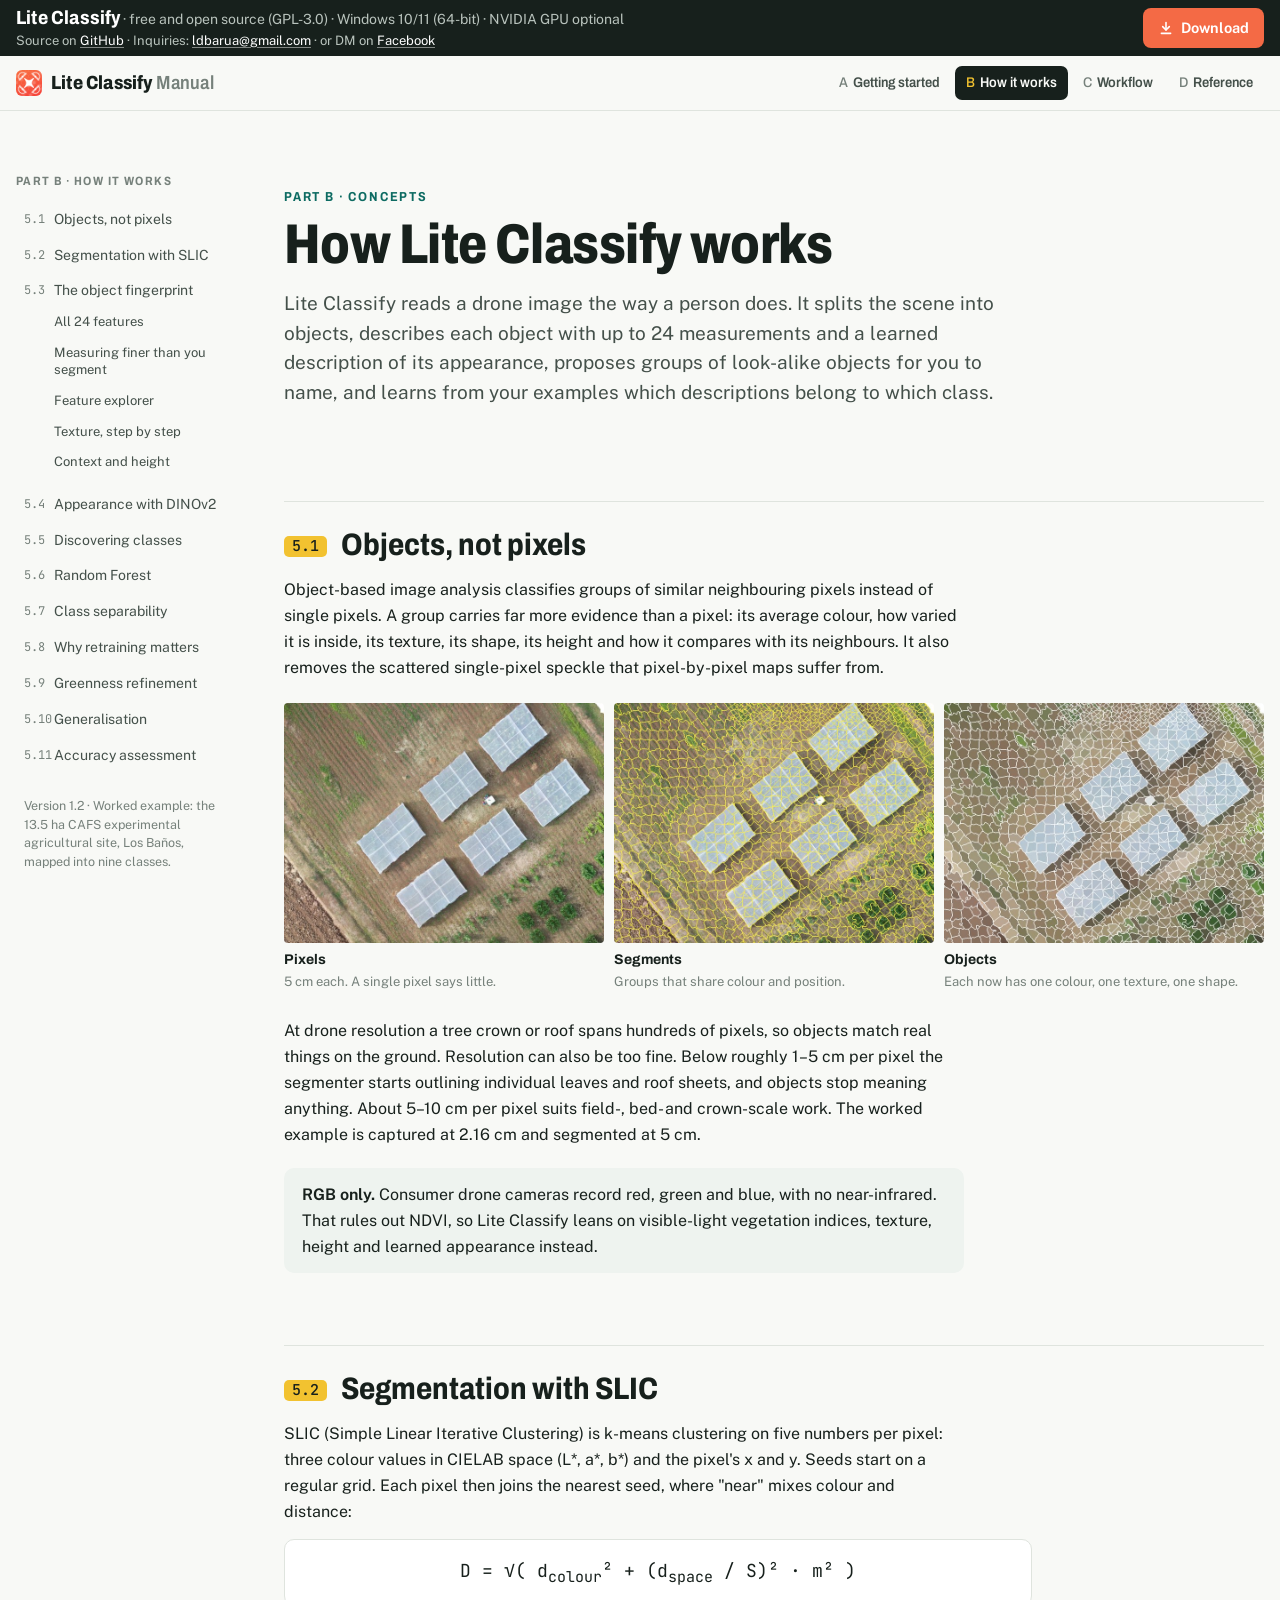
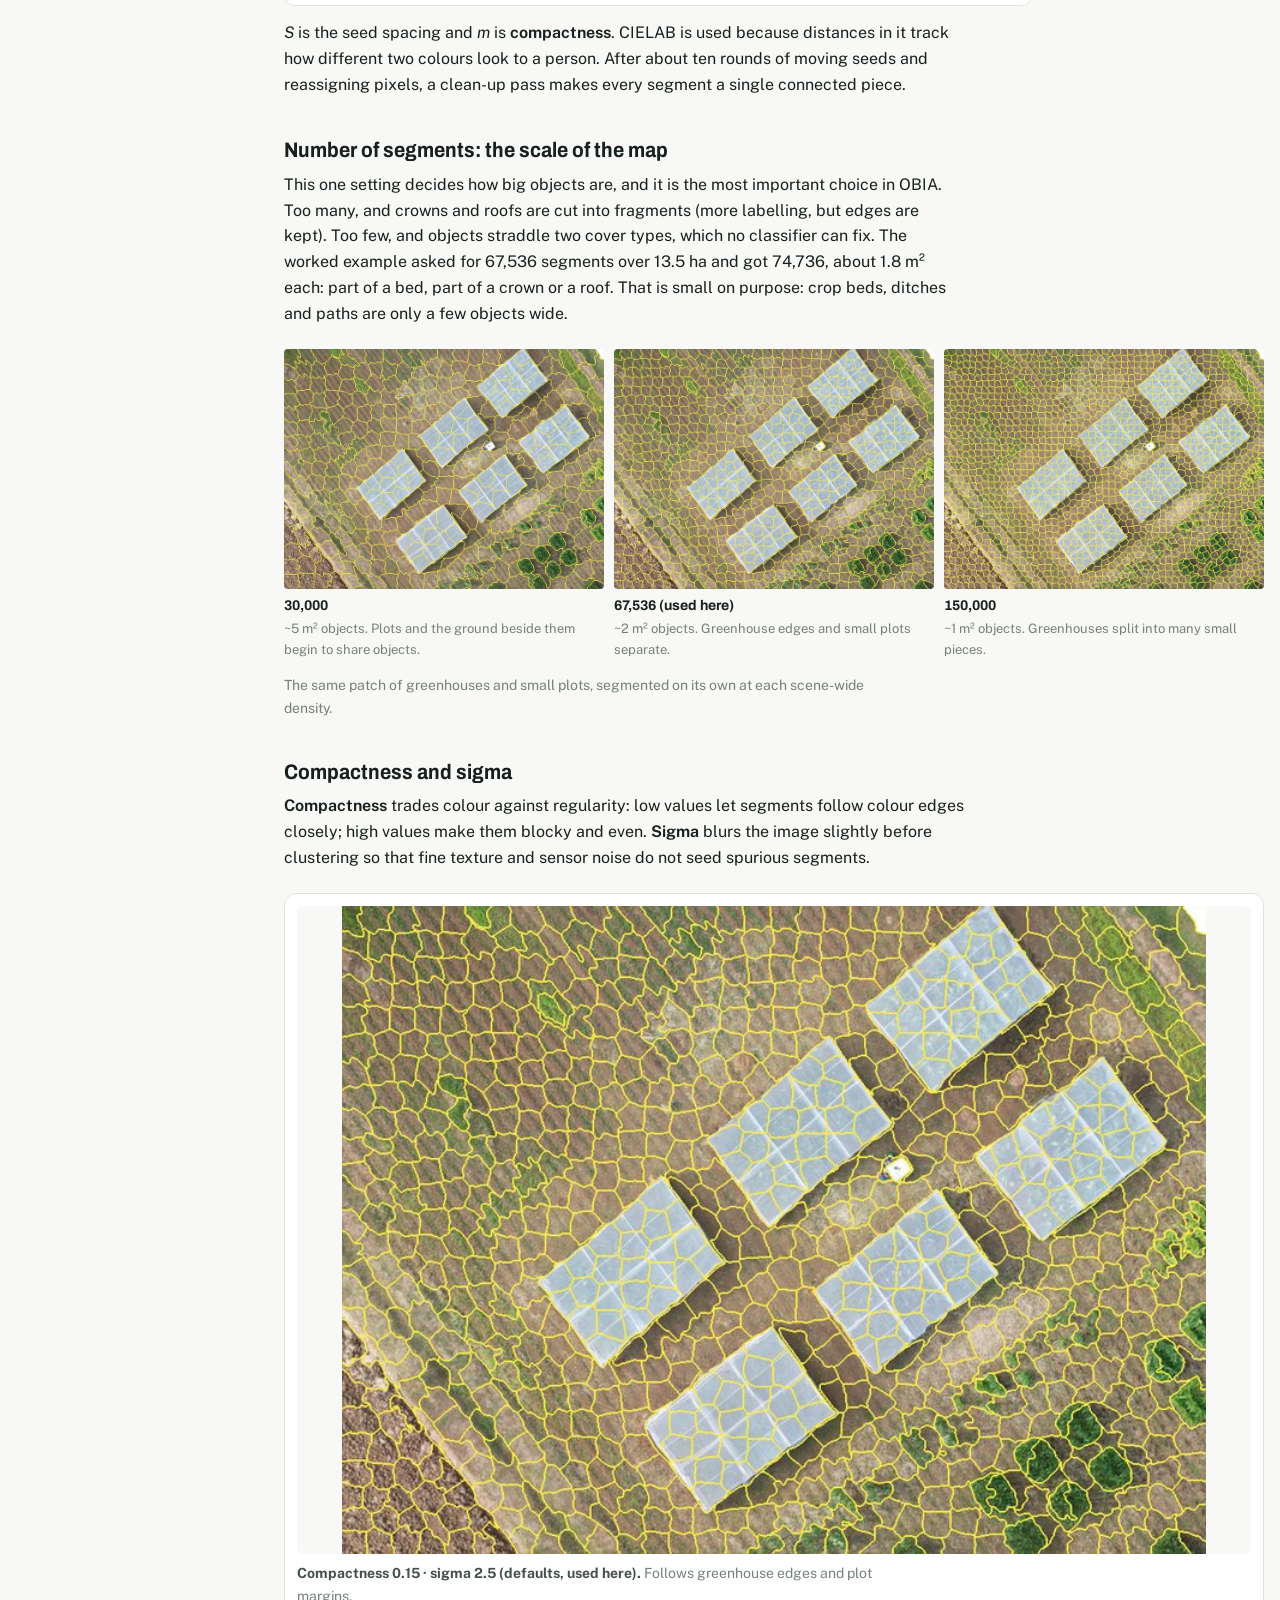
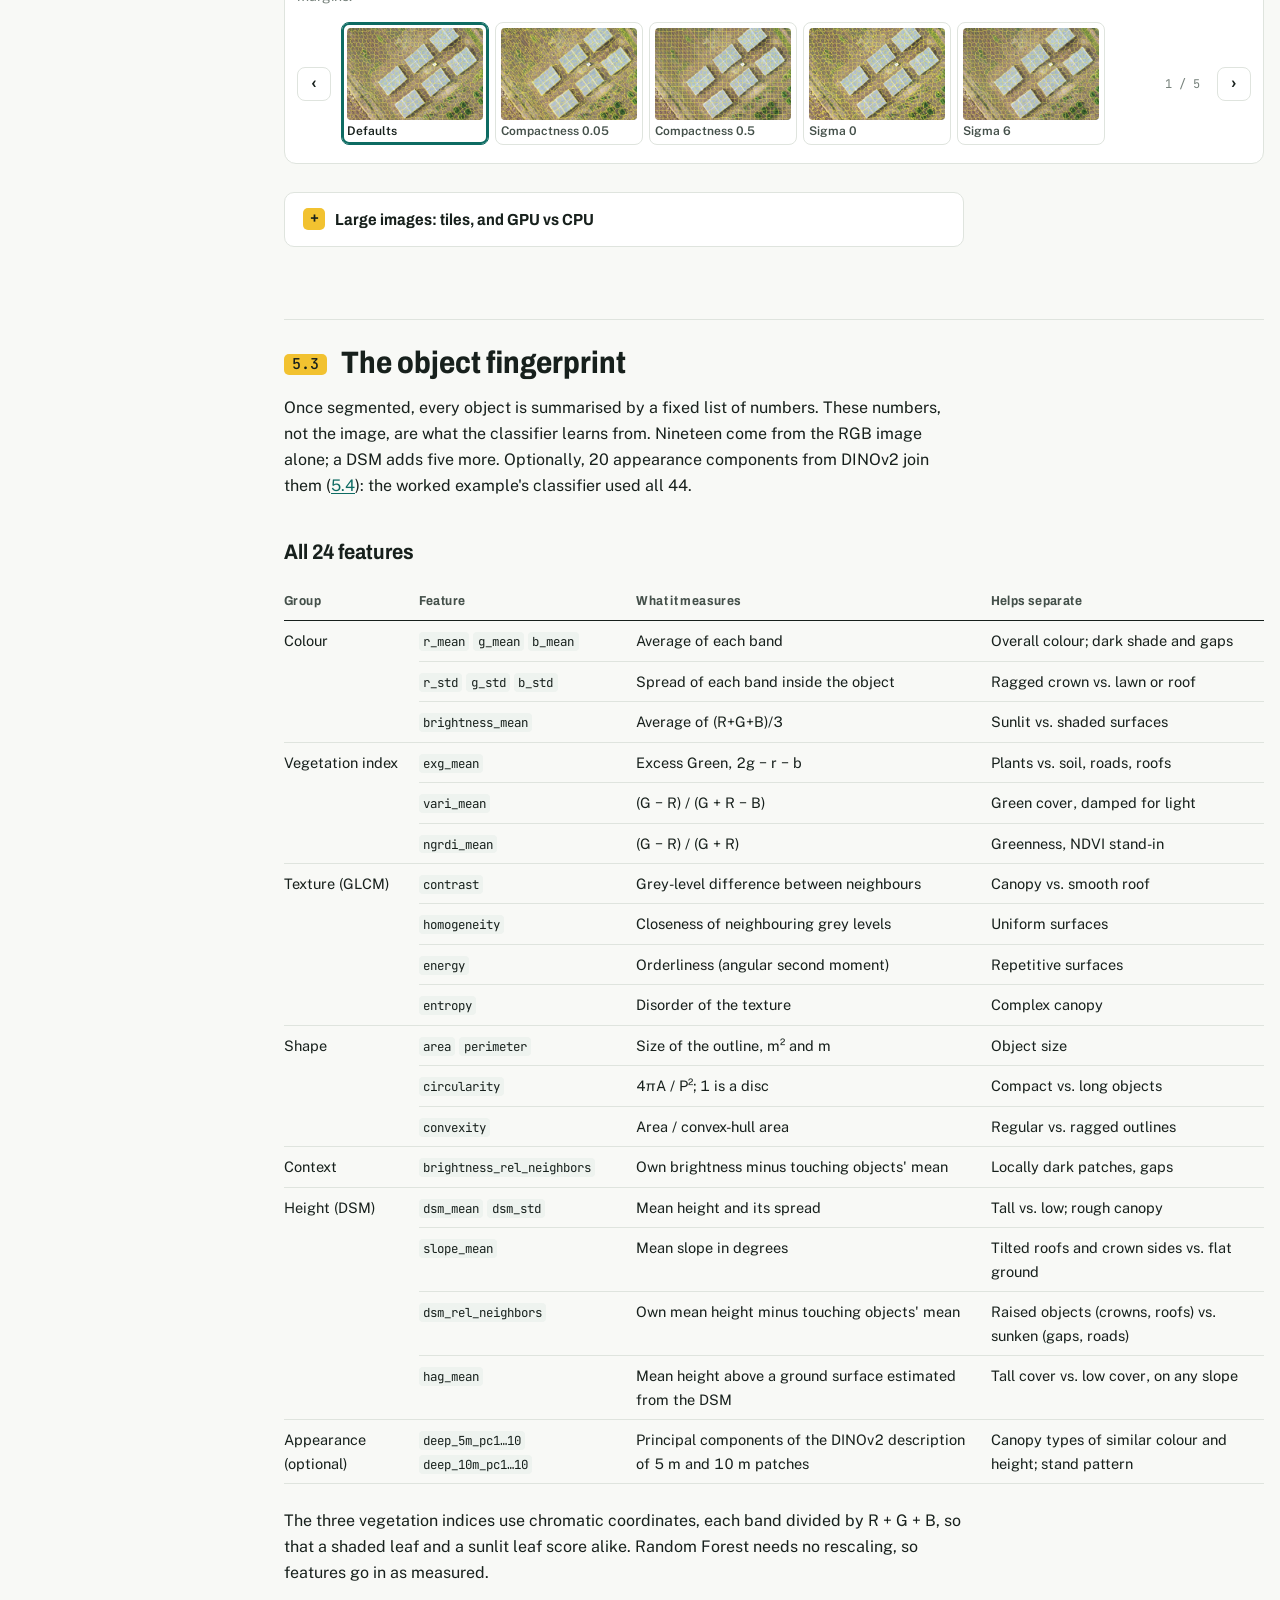
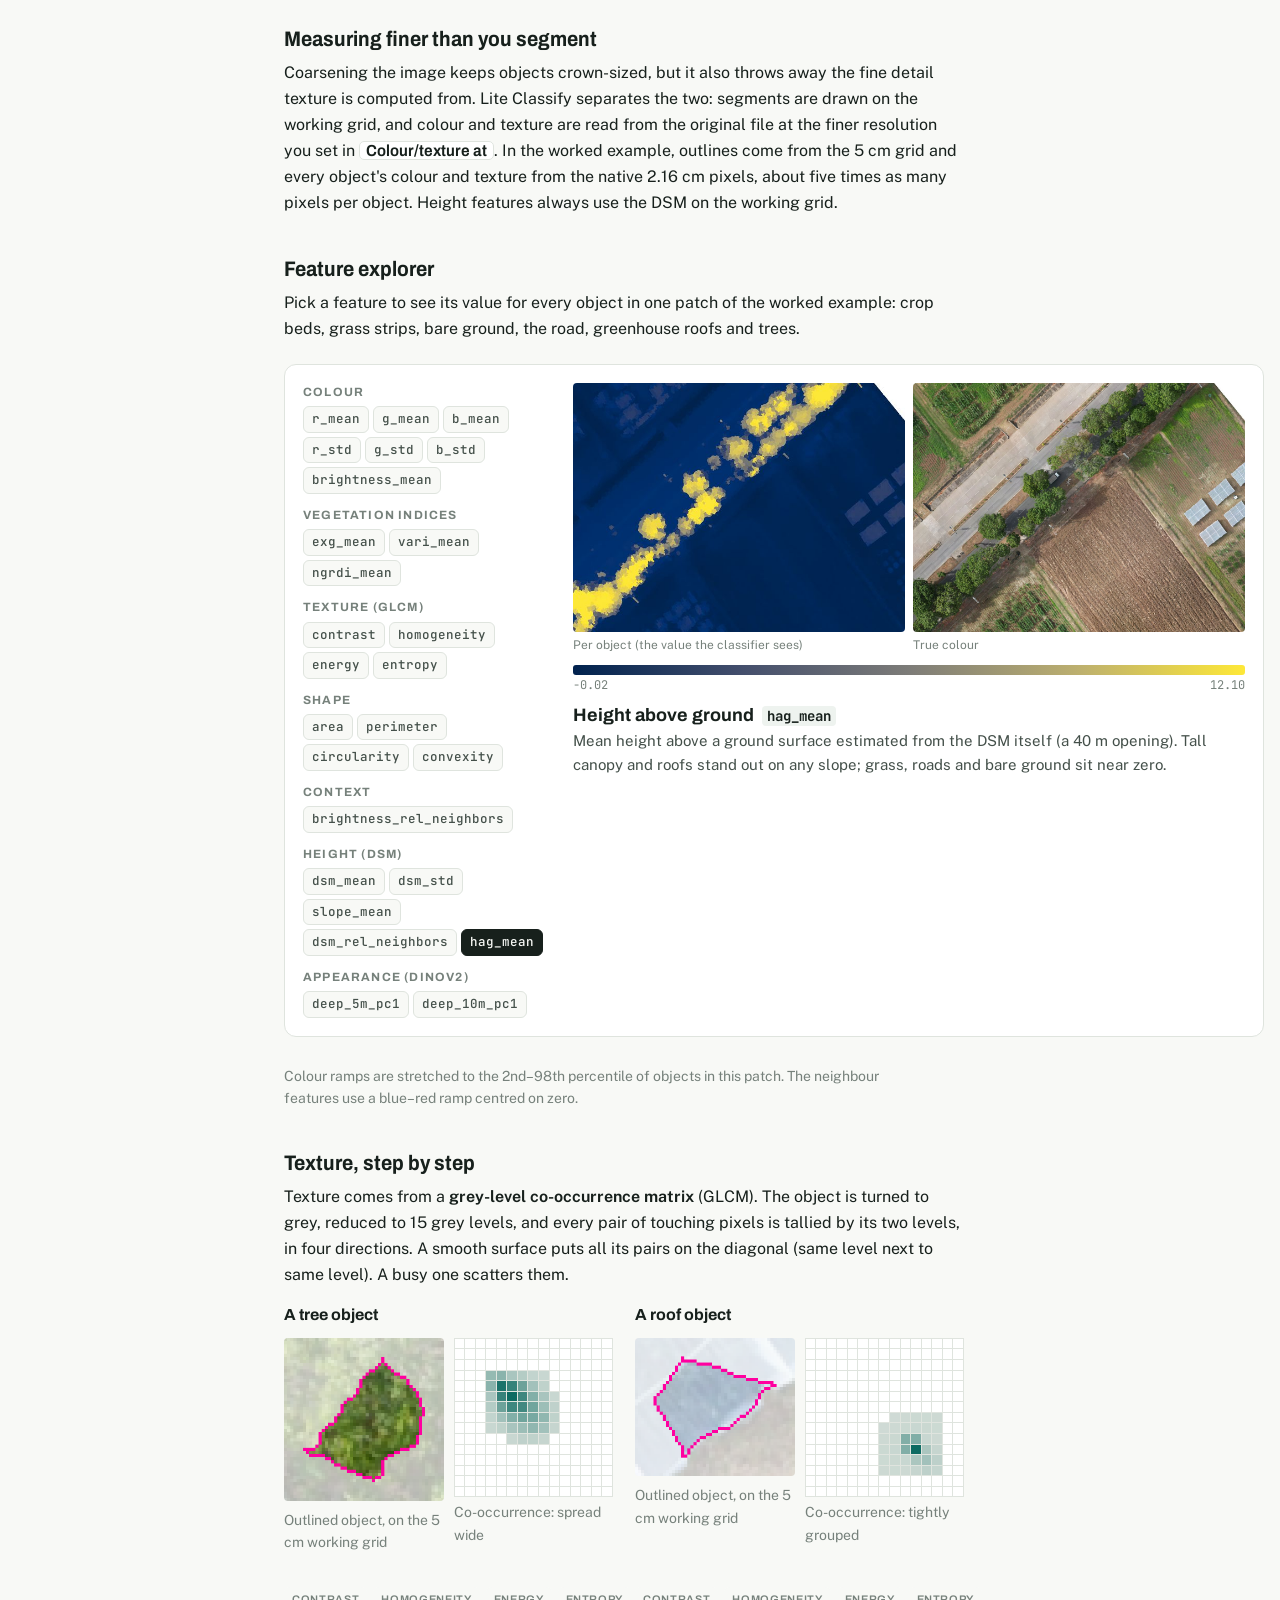
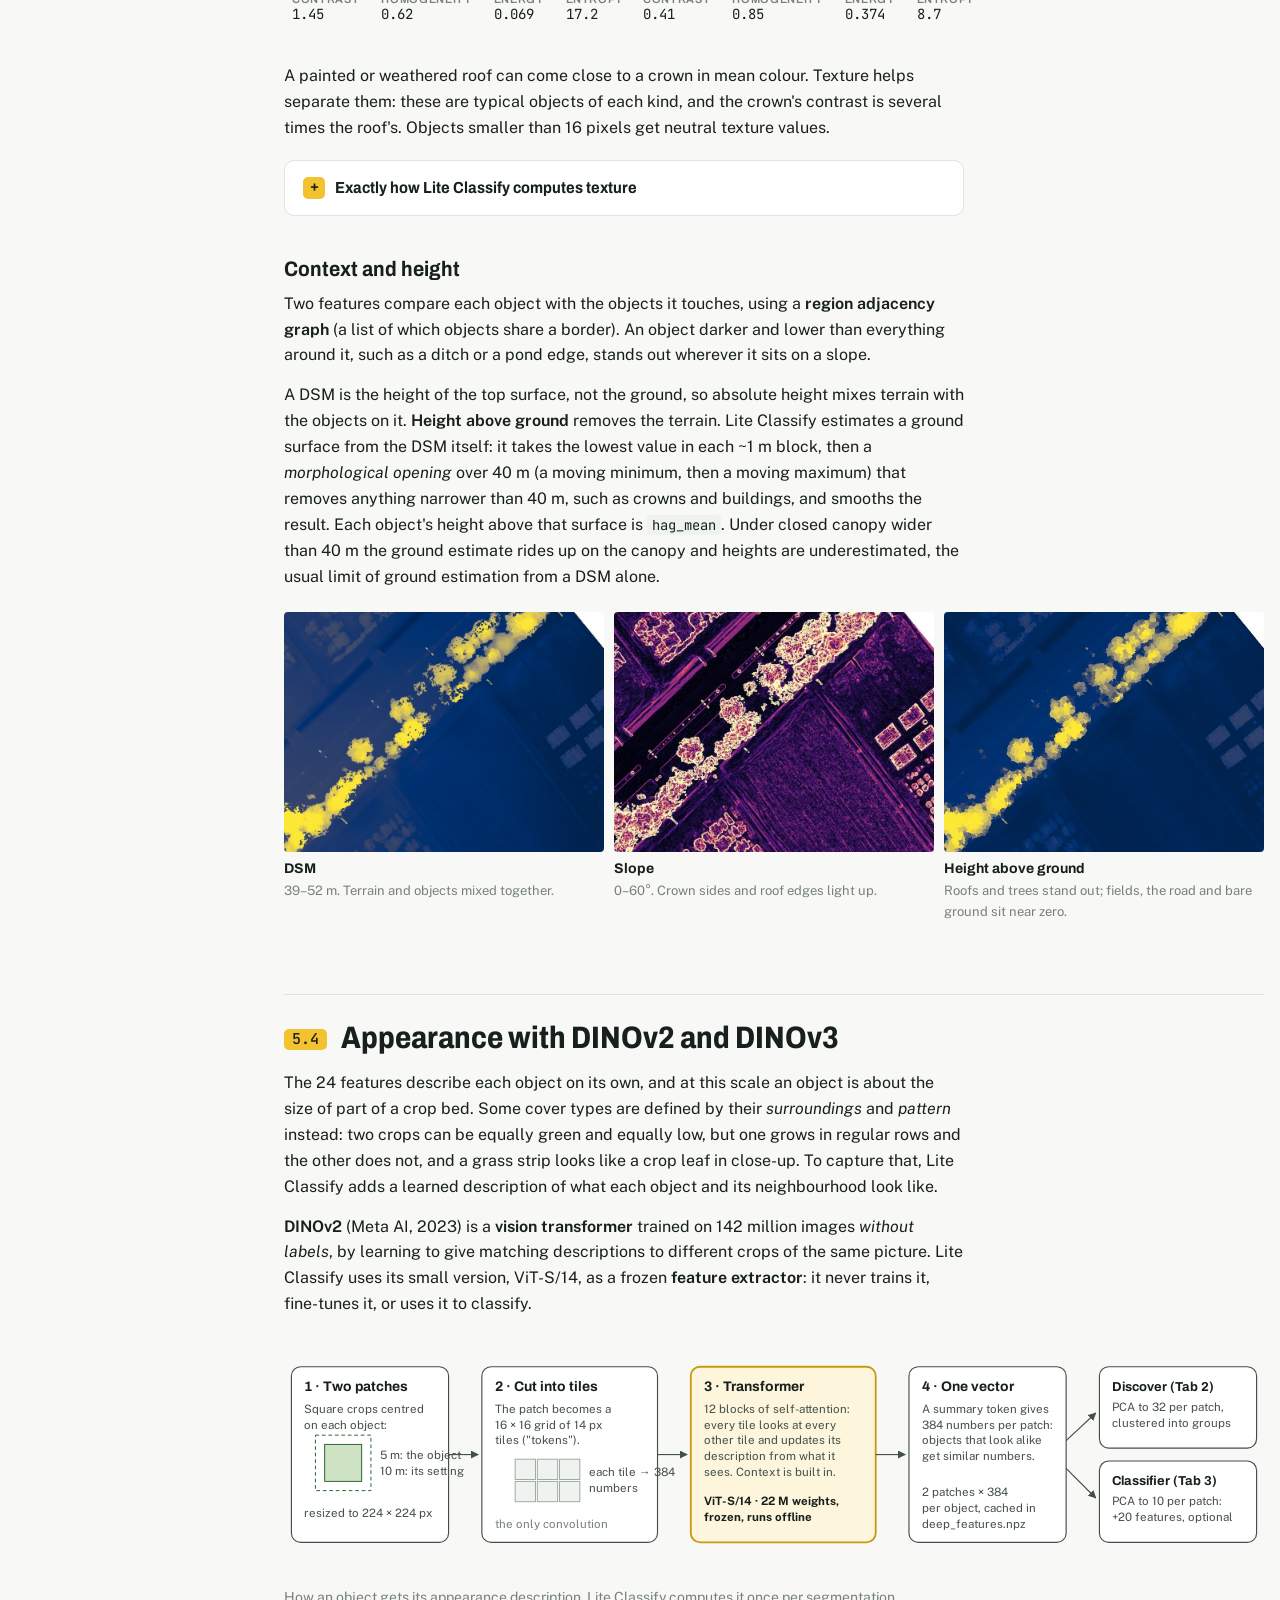
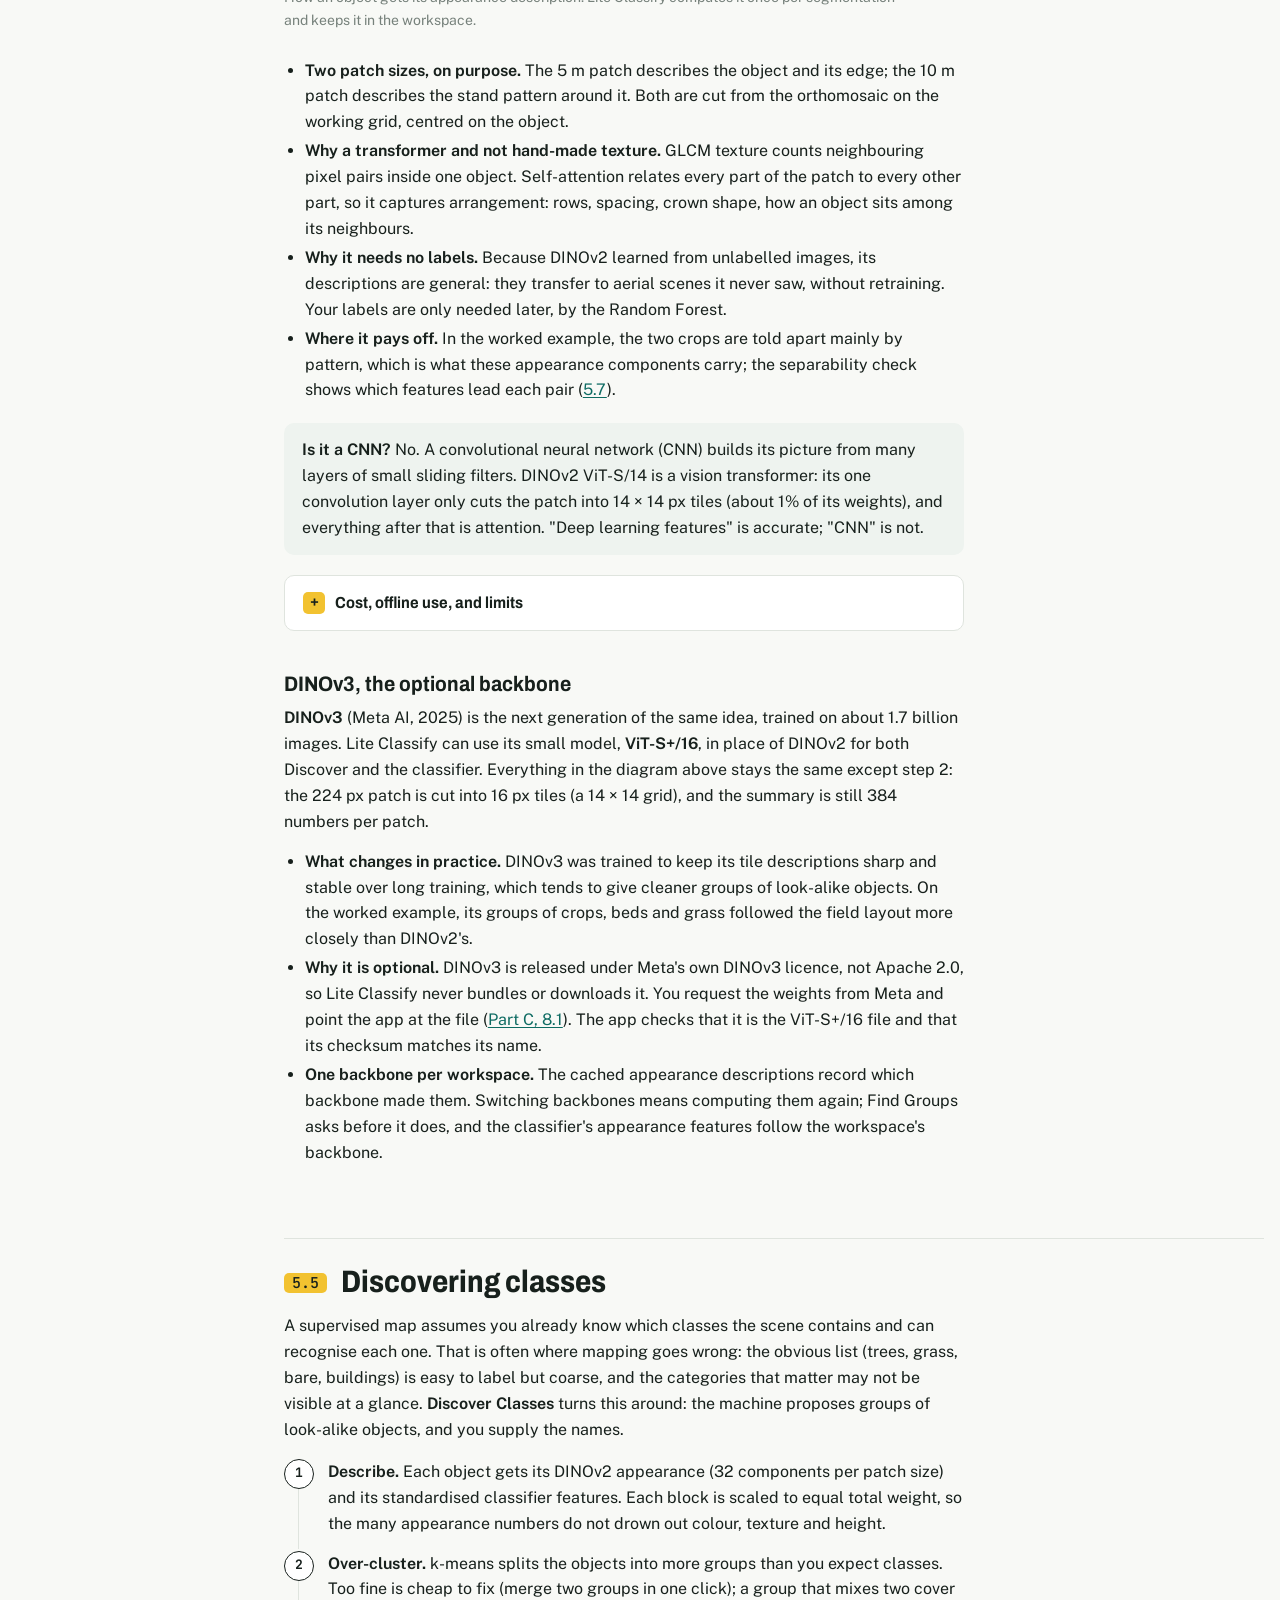
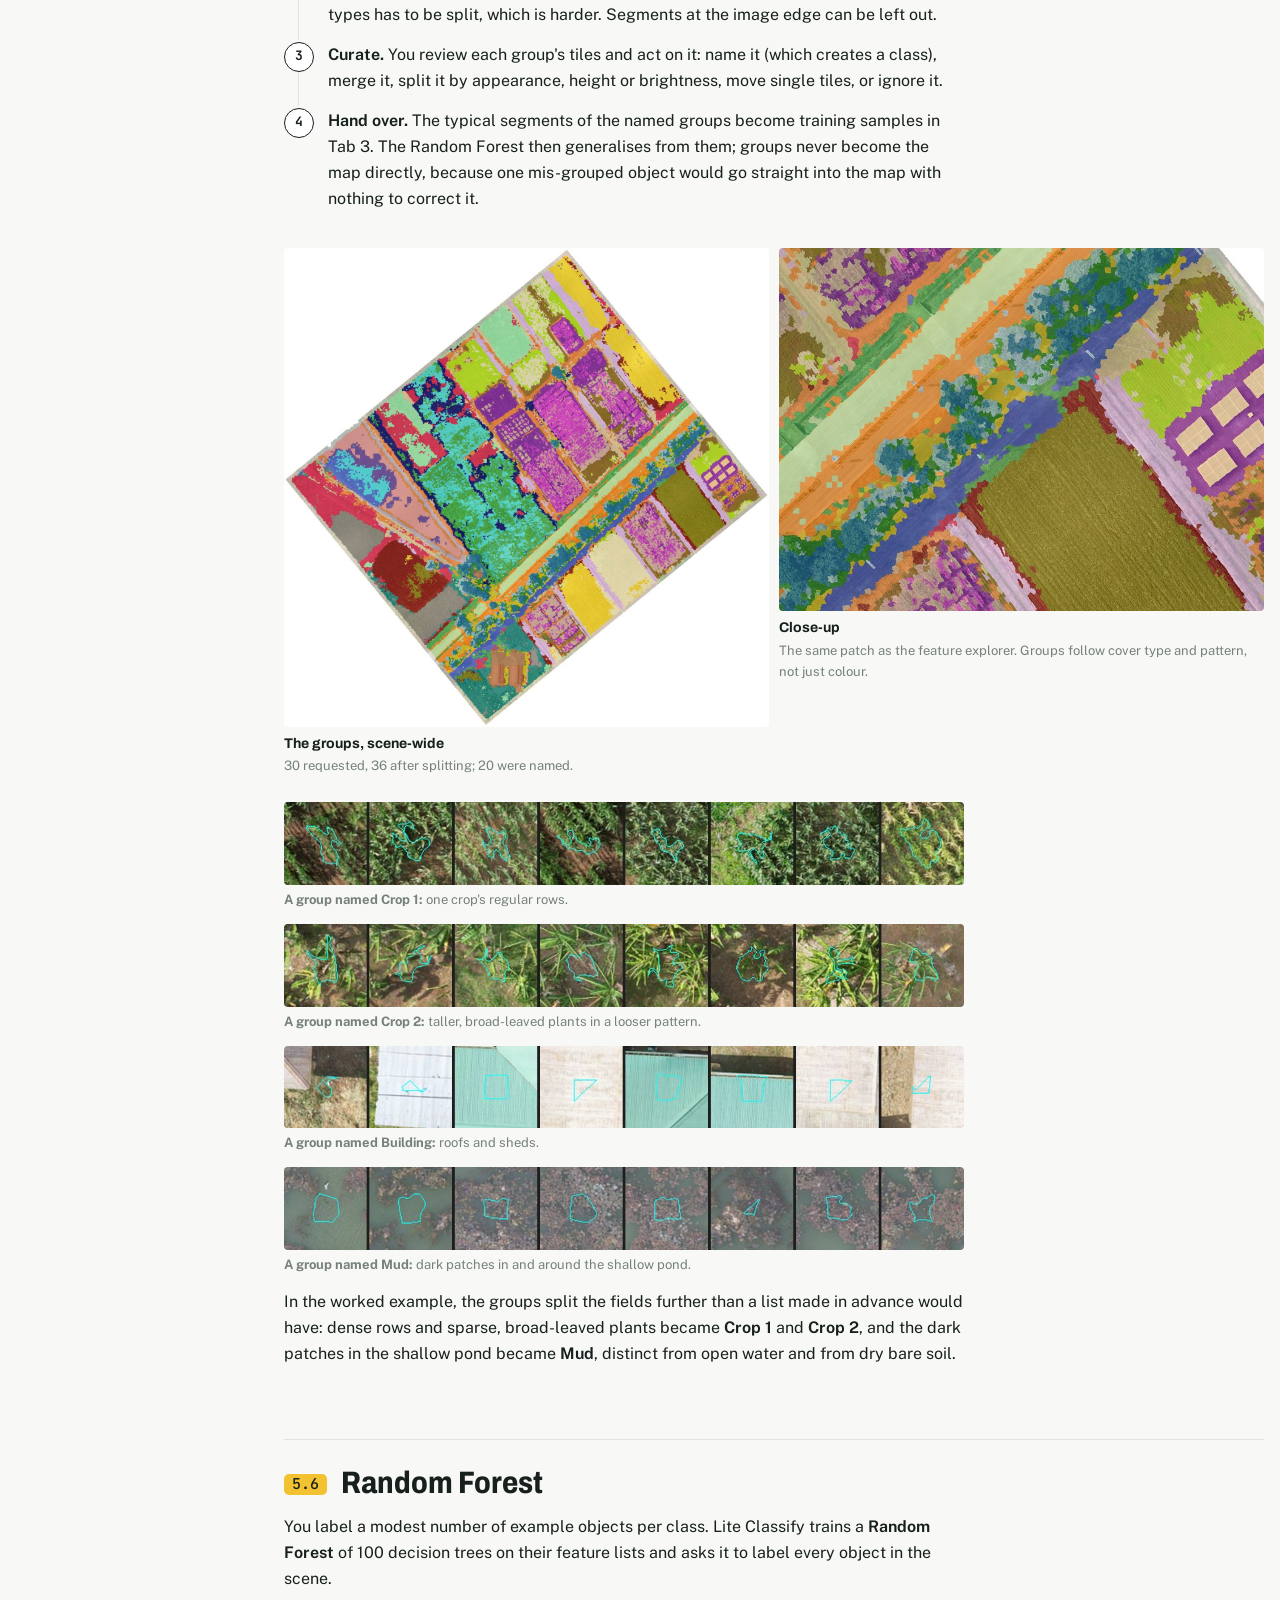
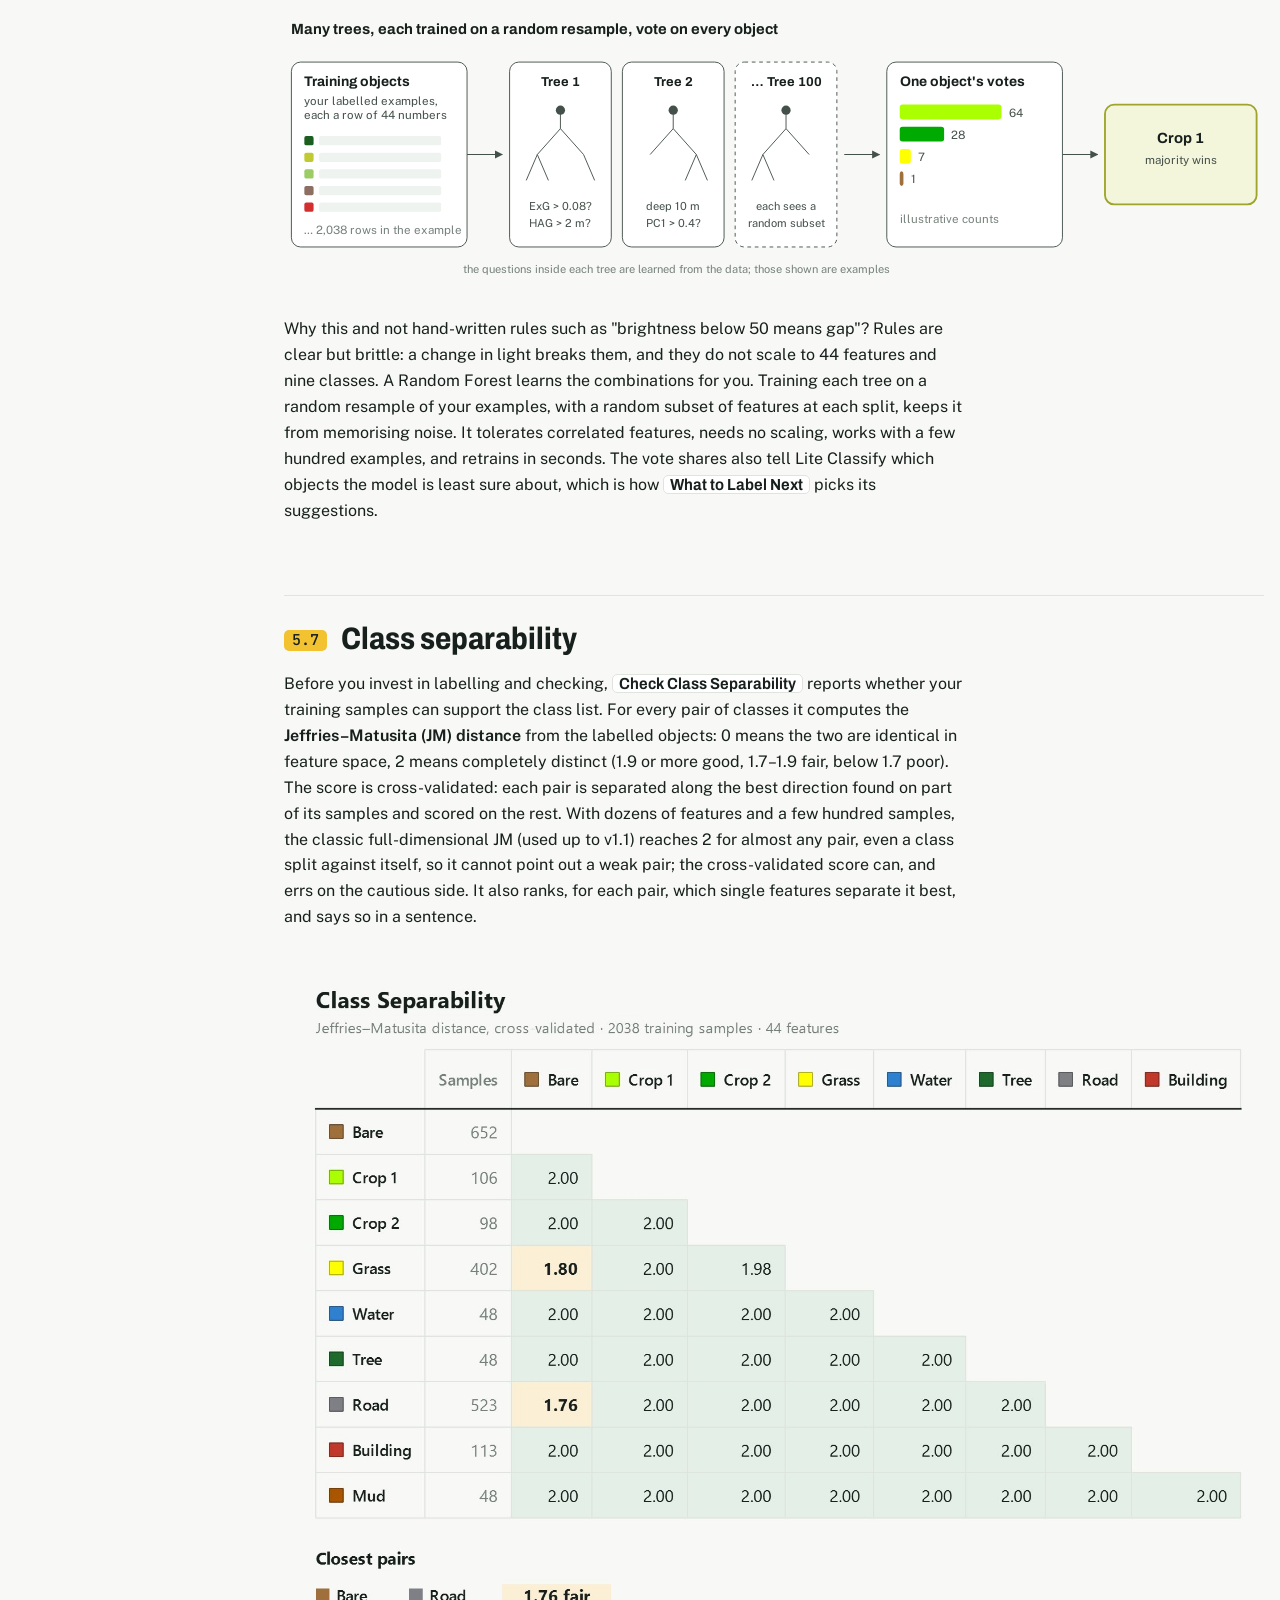
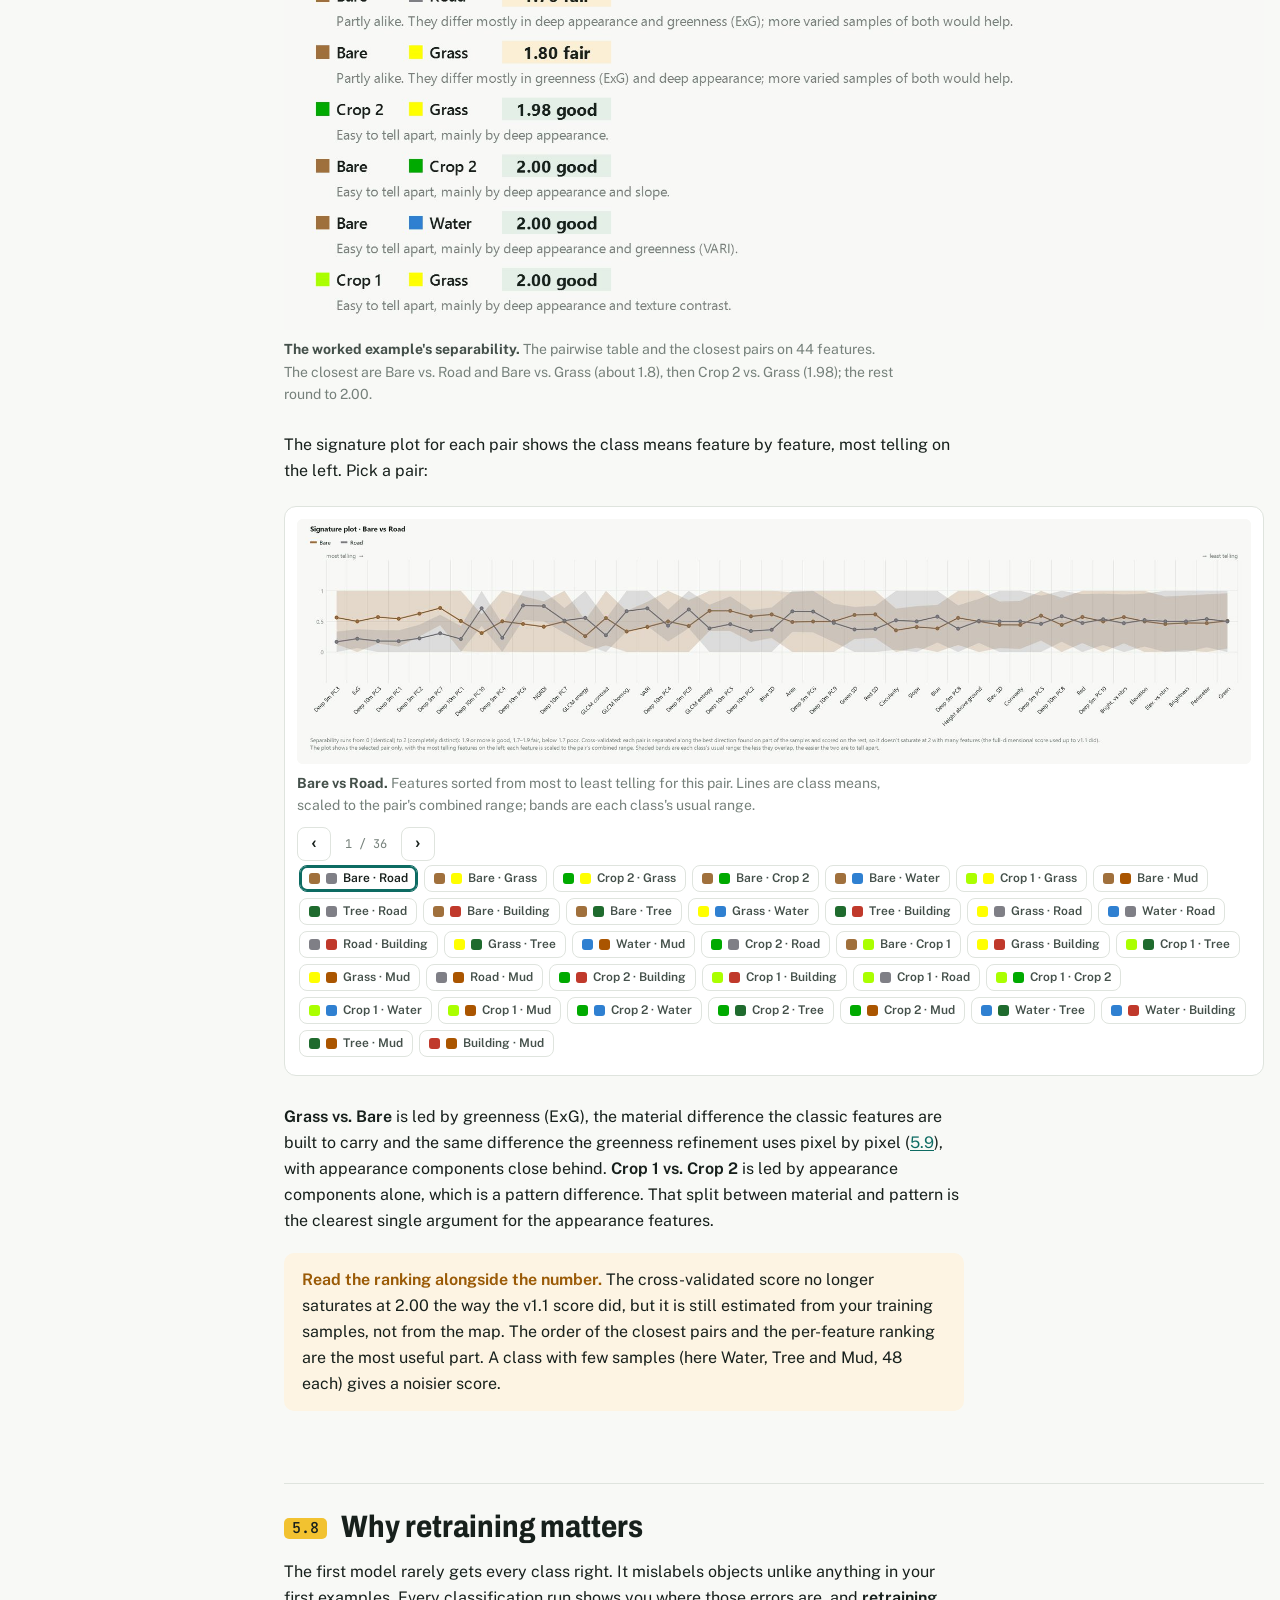
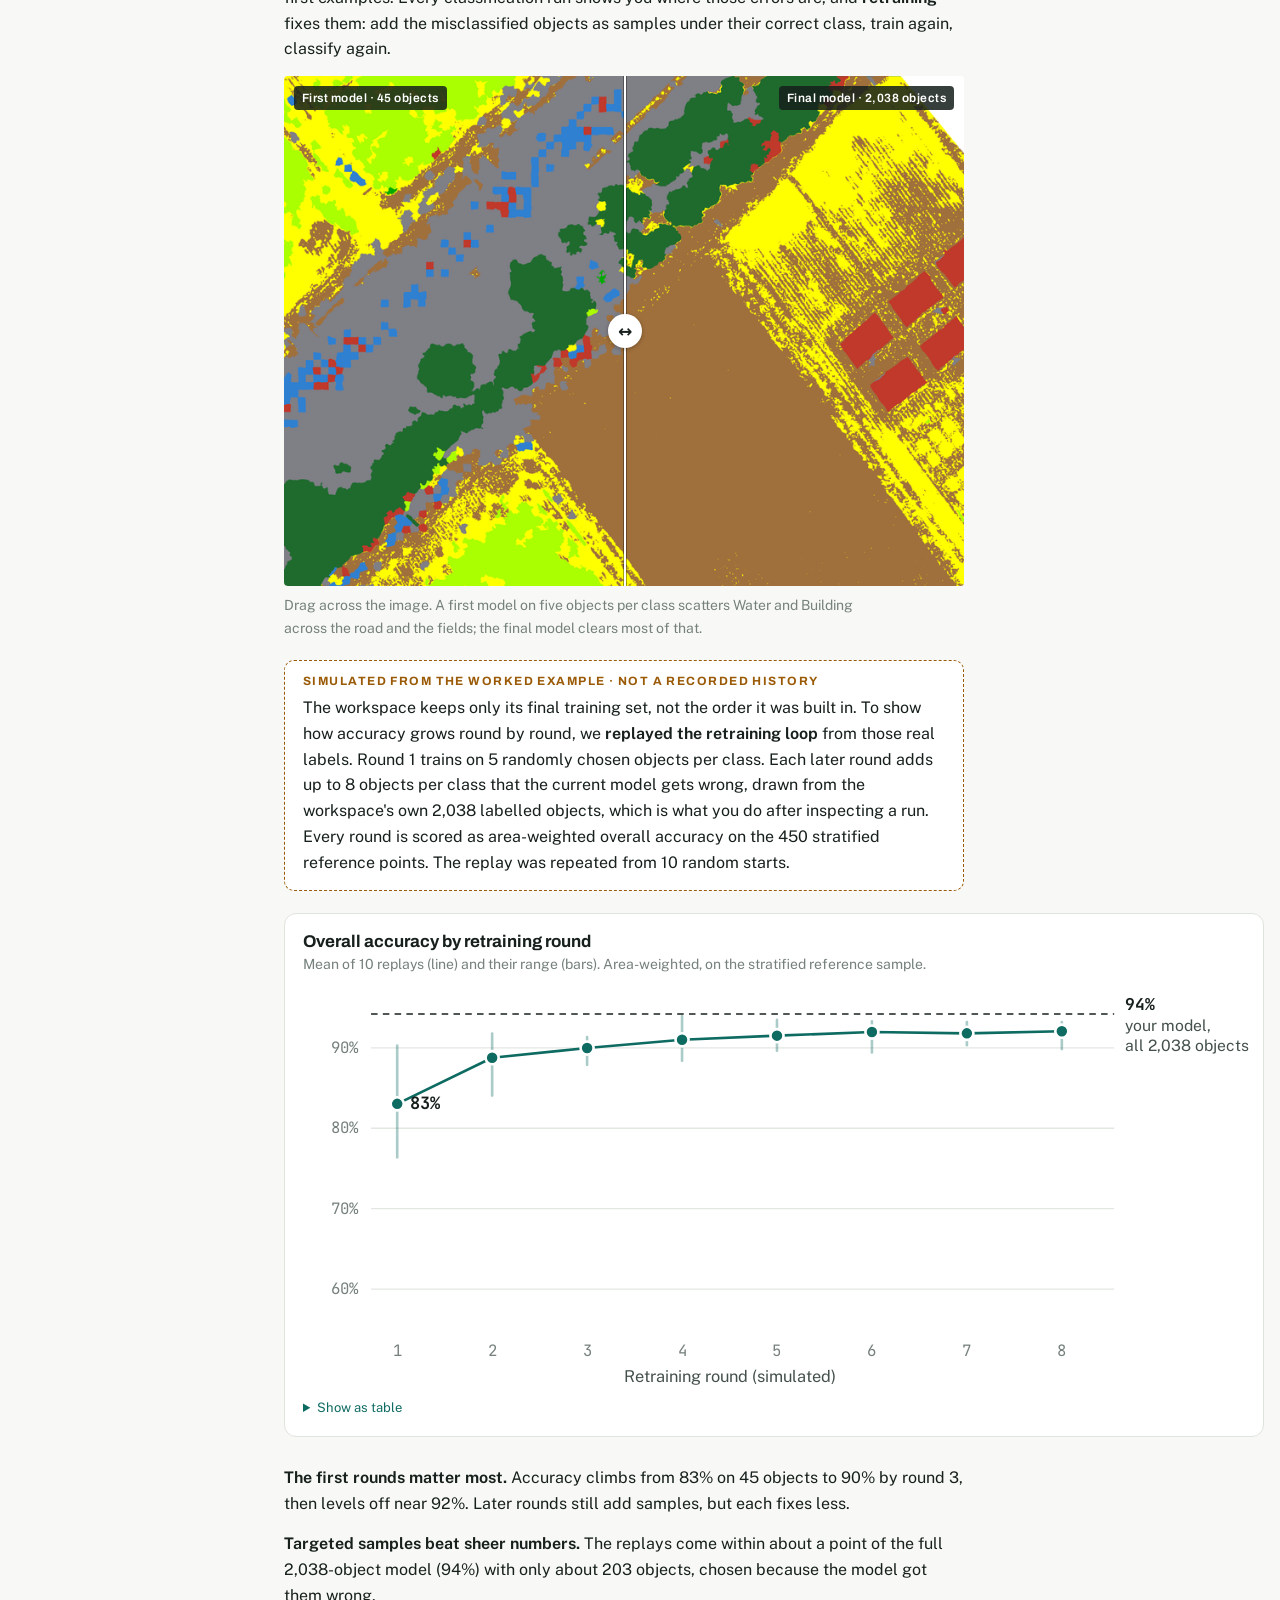
<file: docs/manual/concepts.html>
<!doctype html>
<html lang="en">
<head>
<meta charset="utf-8">
<meta name="viewport" content="width=device-width, initial-scale=1, viewport-fit=cover">
<title>Lite Classify Manual · How it works</title>
<link rel="preconnect" href="https://fonts.googleapis.com">
<link rel="preconnect" href="https://fonts.gstatic.com" crossorigin>
<link rel="stylesheet" href="https://fonts.googleapis.com/css2?family=Archivo:wdth,wght@75..100,500..800&family=JetBrains+Mono:wght@400;500;700&family=Public+Sans:ital,wght@0,400;0,600;0,700;1,400&display=swap">
<link rel="icon" type="image/png" href="img/brand/liteclassify_64.png">
<link rel="apple-touch-icon" href="img/brand/liteclassify_180.png">
<link rel="stylesheet" href="manual.css">
</head>
<body>
<header class="topbar">
  <div class="getbar">
    <div class="getbar-in">
      <div class="getbar-id">
        <p><b>Lite Classify</b> <span>· free and open source (GPL-3.0) · Windows 10/11 (64-bit) · NVIDIA GPU optional</span></p>
        <p class="getbar-contact">Source on <a href="https://github.com/leobarua/liteclassify" target="_blank" rel="noopener" data-goatcounter-click="github-source" data-goatcounter-title="Lite Classify source on GitHub">GitHub</a><span class="sep"> · </span>Inquiries: <a href="mailto:ldbarua@gmail.com">ldbarua@gmail.com</a><span class="sep"> · </span>or DM on <a href="https://www.facebook.com/leonardo.barua" target="_blank" rel="noopener">Facebook</a></p>
      </div>
      <a class="getbar-btn" href="https://github.com/leobarua/liteclassify/releases/latest" target="_blank" rel="noopener" data-goatcounter-click="download-installers" data-goatcounter-title="Download Lite Classify installers (GitHub release)"><svg viewBox="0 0 24 24" fill="none" stroke="currentColor" stroke-width="2.4" stroke-linecap="round" stroke-linejoin="round" aria-hidden="true"><path d="M12 4v11"/><path d="M7 10l5 5 5-5"/><path d="M5 20h14"/></svg>Download</a>
    </div>
  </div>
  <div class="topbar-inner">
  <a class="brand" href="index.html"><img class="brand-mark" src="img/brand/liteclassify_64.png" alt="" width="26" height="26"><span>Lite Classify <span class="brand-sub">Manual</span></span></a>
  <nav class="parts" aria-label="Manual parts">
    <a href="index.html"><span>A</span>Getting started</a>
    <a href="concepts.html" aria-current="page"><span>B</span>How it works</a>
    <a href="workflow.html"><span>C</span>Workflow</a>
    <a href="reference.html"><span>D</span>Reference</a>
  </nav>
</div></header>

<div class="frame">
<aside class="toc" aria-label="On this page">
  <p class="toc-title">Part B · How it works</p>
  <ol>
    <li><a href="#objects"><span class="n">5.1</span>Objects, not pixels</a></li>
    <li><a href="#slic"><span class="n">5.2</span>Segmentation with SLIC</a></li>
    <li><a href="#features"><span class="n">5.3</span>The object fingerprint</a>
      <ol>
        <li><a href="#feature-table">All 24 features</a></li>
        <li><a href="#feature-res">Measuring finer than you segment</a></li>
        <li><a href="#explorer">Feature explorer</a></li>
        <li><a href="#glcm">Texture, step by step</a></li>
        <li><a href="#context">Context and height</a></li>
      </ol>
    </li>
    <li><a href="#dinov2"><span class="n">5.4</span>Appearance with DINOv2</a></li>
    <li><a href="#discover"><span class="n">5.5</span>Discovering classes</a></li>
    <li><a href="#rf"><span class="n">5.6</span>Random Forest</a></li>
    <li><a href="#separability"><span class="n">5.7</span>Class separability</a></li>
    <li><a href="#retraining"><span class="n">5.8</span>Why retraining matters</a></li>
    <li><a href="#greenness"><span class="n">5.9</span>Greenness refinement</a></li>
    <li><a href="#sieve"><span class="n">5.10</span>Generalisation</a></li>
    <li><a href="#accuracy"><span class="n">5.11</span>Accuracy assessment</a></li>
  </ol>
  <p class="toc-meta">Version 1.2 <span id="dl-wrap" hidden>(downloads: <span id="dl-count"></span>)</span> · Worked example: the 13.5&nbsp;ha CAFS experimental agricultural site, Los Baños, mapped into nine classes.</p>
</aside>

<main>
<section class="hero">
  <p class="eyebrow">Part B · Concepts</p>
  <h1>How Lite Classify works</h1>
  <p class="lead">Lite Classify reads a drone image the way a person does. It splits the scene into objects, describes each object with up to 24 measurements and a learned description of its appearance, proposes groups of look-alike objects for you to name, and learns from your examples which descriptions belong to which class.</p>
</section>

<h2 id="objects"><span class="num">5.1</span>Objects, not pixels</h2>
<p>Object-based image analysis classifies groups of similar neighbouring pixels instead of single pixels. A group carries far more evidence than a pixel: its average colour, how varied it is inside, its texture, its shape, its height and how it compares with its neighbours. It also removes the scattered single-pixel speckle that pixel-by-pixel maps suffer from.</p>
<div class="strip c3">
  <figure><img src="img/obj_pixels.jpg" alt="Crop beds and grass at 5 cm"><figcaption><b>Pixels</b> 5 cm each. A single pixel says little.</figcaption></figure>
  <figure><img src="img/obj_boundaries.jpg" alt="Same view with yellow segment outlines"><figcaption><b>Segments</b> Groups that share colour and position.</figcaption></figure>
  <figure><img src="img/obj_means.jpg" alt="Same view with each segment filled with its mean colour"><figcaption><b>Objects</b> Each now has one colour, one texture, one shape.</figcaption></figure>
</div>
<p>At drone resolution a tree crown or roof spans hundreds of pixels, so objects match real things on the ground. Resolution can also be too fine. Below roughly 1–5 cm per pixel the segmenter starts outlining individual leaves and roof sheets, and objects stop meaning anything. About 5–10 cm per pixel suits field-, bed- and crown-scale work. The worked example is captured at 2.16 cm and segmented at 5 cm.</p>
<div class="note"><p><strong>RGB only.</strong> Consumer drone cameras record red, green and blue, with no near-infrared. That rules out NDVI, so Lite Classify leans on visible-light vegetation indices, texture, height and learned appearance instead.</p></div>

<h2 id="slic"><span class="num">5.2</span>Segmentation with SLIC</h2>
<p>SLIC (Simple Linear Iterative Clustering) is k-means clustering on five numbers per pixel: three colour values in CIELAB space (L*, a*, b*) and the pixel's x and y. Seeds start on a regular grid. Each pixel then joins the nearest seed, where "near" mixes colour and distance:</p>
<p class="mono" style="font-size:18px;background:var(--surface);border:1px solid var(--rule);border-radius:10px;padding:16px 20px;text-align:center">D = √( d<sub>colour</sub>² + (d<sub>space</sub> / S)² · m² )</p>
<p><em>S</em> is the seed spacing and <em>m</em> is <strong>compactness</strong>. CIELAB is used because distances in it track how different two colours look to a person. After about ten rounds of moving seeds and reassigning pixels, a clean-up pass makes every segment a single connected piece.</p>

<h3>Number of segments: the scale of the map</h3>
<p>This one setting decides how big objects are, and it is the most important choice in OBIA. Too many, and crowns and roofs are cut into fragments (more labelling, but edges are kept). Too few, and objects straddle two cover types, which no classifier can fix. The worked example asked for <span data-d="segmentation.requested" data-fmt="int"></span> segments over <span data-d="grid.area_ha" data-fmt="f1"></span> ha and got <span data-d="segmentation.segments" data-fmt="int"></span>, about <span data-d="segmentation.mean_area_m2" data-fmt="f1"></span> m² each: part of a bed, part of a crown or a roof. That is small on purpose: crop beds, ditches and paths are only a few objects wide.</p>
<div class="strip c3">
  <figure><img src="img/seg_k30000.jpg" alt="Segments at a 30,000 target"><figcaption><b>30,000</b> ~<span data-d="seg_series.k30000.mean_area_m2" data-fmt="f0"></span> m² objects. Plots and the ground beside them begin to share objects.</figcaption></figure>
  <figure><img src="img/seg_k67536.jpg" alt="Segments at a 67,536 target"><figcaption><b>67,536 (used here)</b> ~<span data-d="seg_series.k67536.mean_area_m2" data-fmt="f0"></span> m² objects. Greenhouse edges and small plots separate.</figcaption></figure>
  <figure><img src="img/seg_k150000.jpg" alt="Segments at a 150,000 target"><figcaption><b>150,000</b> ~<span data-d="seg_series.k150000.mean_area_m2" data-fmt="f0"></span> m² objects. Greenhouses split into many small pieces.</figcaption></figure>
</div>
<p class="caption">The same patch of greenhouses and small plots, segmented on its own at each scene-wide density.</p>

<h3>Compactness and sigma</h3>
<p><strong>Compactness</strong> trades colour against regularity: low values let segments follow colour edges closely; high values make them blocky and even. <strong>Sigma</strong> blurs the image slightly before clustering so that fine texture and sensor noise do not seed spurious segments.</p>
<div class="gallery">
  <figure class="g-main"><img src="" alt=""><figcaption></figcaption></figure>
  <div class="g-bar">
    <button class="g-step" type="button" data-step="-1" aria-label="Previous">‹</button>
    <div class="g-thumbs" role="tablist" aria-label="Segmentation settings">
      <button type="button" data-thumb="img/seg_k67536.jpg" data-src="img/seg_k67536.jpg" data-alt="Compactness 0.15, sigma 2.5" data-cap="<b>Compactness 0.15 · sigma 2.5 (defaults, used here).</b> Follows greenhouse edges and plot margins.">Defaults</button>
      <button type="button" data-thumb="img/seg_m005.jpg" data-src="img/seg_m005.jpg" data-alt="Compactness 0.05" data-cap="<b>Compactness 0.05.</b> Hugs colour edges; sizes become irregular.">Compactness 0.05</button>
      <button type="button" data-thumb="img/seg_m050.jpg" data-src="img/seg_m050.jpg" data-alt="Compactness 0.5" data-cap="<b>Compactness 0.5.</b> Regular, honeycomb-like; cuts across weak edges.">Compactness 0.5</button>
      <button type="button" data-thumb="img/seg_s0.jpg" data-src="img/seg_s0.jpg" data-alt="Sigma 0" data-cap="<b>Sigma 0.</b> No smoothing: ragged outlines that chase texture.">Sigma 0</button>
      <button type="button" data-thumb="img/seg_s6.jpg" data-src="img/seg_s6.jpg" data-alt="Sigma 6" data-cap="<b>Sigma 6.</b> Heavy smoothing: rounder, softer outlines; small features blur away.">Sigma 6</button>
    </div>
    <span class="g-count"></span>
    <button class="g-step" type="button" data-step="1" aria-label="Next">›</button>
  </div>
</div>
<details class="why"><summary>Large images: tiles, and GPU vs CPU</summary>
<p>When one run would not fit in memory, Lite Classify segments the image in <strong>tiles</strong> with an overlap margin. Colour is scaled over the whole scene first and every tile aims for the same segment size, so tiles match. Each overlap pixel goes to the segment whose centre owns it, and leftover slivers merge into the neighbour they share most border with, so no object is cut or duplicated at a tile seam. Images that fit keep the single-run path.</p>
<p>The CPU engine is scikit-image's SLIC. The GPU engine is a PyTorch version of the same clustering. They scale compactness differently, so the same value gives similar but not identical segments, and the GPU's parallel updates make it not bit-for-bit repeatable (about 98% of pixels agree between runs). Pick one engine for a project and keep it; the realised segment count, not the requested one, is what to report.</p>
</details>

<h2 id="features"><span class="num">5.3</span>The object fingerprint</h2>
<p>Once segmented, every object is summarised by a fixed list of numbers. These numbers, not the image, are what the classifier learns from. Nineteen come from the RGB image alone; a DSM adds five more. Optionally, 20 appearance components from DINOv2 join them (<a href="#dinov2">5.4</a>): the worked example's classifier used all <span data-d="features.total"></span>.</p>

<h3 id="feature-table">All 24 features</h3>
<div class="table-wrap"><table>
  <thead><tr><th>Group</th><th>Feature</th><th>What it measures</th><th>Helps separate</th></tr></thead>
  <tbody>
    <tr><td rowspan="3">Colour</td><td><code>r_mean</code> <code>g_mean</code> <code>b_mean</code></td><td>Average of each band</td><td>Overall colour; dark shade and gaps</td></tr>
    <tr><td><code>r_std</code> <code>g_std</code> <code>b_std</code></td><td>Spread of each band inside the object</td><td>Ragged crown vs. lawn or roof</td></tr>
    <tr><td><code>brightness_mean</code></td><td>Average of (R+G+B)/3</td><td>Sunlit vs. shaded surfaces</td></tr>
    <tr><td rowspan="3">Vegetation index</td><td><code>exg_mean</code></td><td>Excess Green, 2g − r − b</td><td>Plants vs. soil, roads, roofs</td></tr>
    <tr><td><code>vari_mean</code></td><td>(G − R) / (G + R − B)</td><td>Green cover, damped for light</td></tr>
    <tr><td><code>ngrdi_mean</code></td><td>(G − R) / (G + R)</td><td>Greenness, NDVI stand-in</td></tr>
    <tr><td rowspan="4">Texture (GLCM)</td><td><code>contrast</code></td><td>Grey-level difference between neighbours</td><td>Canopy vs. smooth roof</td></tr>
    <tr><td><code>homogeneity</code></td><td>Closeness of neighbouring grey levels</td><td>Uniform surfaces</td></tr>
    <tr><td><code>energy</code></td><td>Orderliness (angular second moment)</td><td>Repetitive surfaces</td></tr>
    <tr><td><code>entropy</code></td><td>Disorder of the texture</td><td>Complex canopy</td></tr>
    <tr><td rowspan="3">Shape</td><td><code>area</code> <code>perimeter</code></td><td>Size of the outline, m² and m</td><td>Object size</td></tr>
    <tr><td><code>circularity</code></td><td>4πA / P²; 1 is a disc</td><td>Compact vs. long objects</td></tr>
    <tr><td><code>convexity</code></td><td>Area / convex-hull area</td><td>Regular vs. ragged outlines</td></tr>
    <tr><td>Context</td><td><code>brightness_rel_neighbors</code></td><td>Own brightness minus touching objects' mean</td><td>Locally dark patches, gaps</td></tr>
    <tr><td rowspan="4">Height (DSM)</td><td><code>dsm_mean</code> <code>dsm_std</code></td><td>Mean height and its spread</td><td>Tall vs. low; rough canopy</td></tr>
    <tr><td><code>slope_mean</code></td><td>Mean slope in degrees</td><td>Tilted roofs and crown sides vs. flat ground</td></tr>
    <tr><td><code>dsm_rel_neighbors</code></td><td>Own mean height minus touching objects' mean</td><td>Raised objects (crowns, roofs) vs. sunken (gaps, roads)</td></tr>
    <tr><td><code>hag_mean</code></td><td>Mean height above a ground surface estimated from the DSM</td><td>Tall cover vs. low cover, on any slope</td></tr>
    <tr><td>Appearance (optional)</td><td><code>deep_5m_pc1…10</code> <code>deep_10m_pc1…10</code></td><td>Principal components of the DINOv2 description of 5 m and 10 m patches</td><td>Canopy types of similar colour and height; stand pattern</td></tr>
  </tbody>
</table></div>
<p>The three vegetation indices use chromatic coordinates, each band divided by R + G + B, so that a shaded leaf and a sunlit leaf score alike. Random Forest needs no rescaling, so features go in as measured.</p>

<h3 id="feature-res">Measuring finer than you segment</h3>
<p>Coarsening the image keeps objects crown-sized, but it also throws away the fine detail texture is computed from. Lite Classify separates the two: segments are drawn on the working grid, and colour and texture are read from the original file at the finer resolution you set in <span class="ui">Colour/texture at</span>. In the worked example, outlines come from the 5 cm grid and every object's colour and texture from the native 2.16 cm pixels, about five times as many pixels per object. Height features always use the DSM on the working grid.</p>

<h3 id="explorer">Feature explorer</h3>
<p>Pick a feature to see its value for every object in one patch of the worked example: crop beds, grass strips, bare ground, the road, greenhouse roofs and trees.</p>
<div class="panel" id="feature-explorer" data-start="hag_mean">
  <div class="fx">
    <div class="fx-list"></div>
    <div class="fx-view"></div>
  </div>
</div>
<p class="small">Colour ramps are stretched to the 2nd–98th percentile of objects in this patch. The neighbour features use a blue–red ramp centred on zero.</p>

<h3 id="glcm">Texture, step by step</h3>
<p>Texture comes from a <strong>grey-level co-occurrence matrix</strong> (GLCM). The object is turned to grey, reduced to 15 grey levels, and every pair of touching pixels is tallied by its two levels, in four directions. A smooth surface puts all its pairs on the diagonal (same level next to same level). A busy one scatters them.</p>
<div class="glcm">
  <div class="glcm-card" data-glcm="tree">
    <h4>A tree object</h4>
    <figure style="margin:0"><img src="img/glcm_tree.png" alt="A tree segment outlined in magenta, at 5 cm"><figcaption>Outlined object, on the 5 cm working grid</figcaption></figure>
    <div><div class="glcm-grid" aria-label="Co-occurrence matrix of the tree object"></div><p class="small" style="margin-top:4px">Co-occurrence: spread wide</p></div>
    <dl class="glcm-stats"></dl>
  </div>
  <div class="glcm-card" data-glcm="roof">
    <h4>A roof object</h4>
    <figure style="margin:0"><img src="img/glcm_roof.png" alt="A greenhouse roof segment outlined in magenta, at 5 cm"><figcaption>Outlined object, on the 5 cm working grid</figcaption></figure>
    <div><div class="glcm-grid" aria-label="Co-occurrence matrix of the roof object"></div><p class="small" style="margin-top:4px">Co-occurrence: tightly grouped</p></div>
    <dl class="glcm-stats"></dl>
  </div>
</div>
<p style="margin-top:18px">A painted or weathered roof can come close to a crown in mean colour. Texture helps separate them: these are typical objects of each kind, and the crown's contrast is several times the roof's. Objects smaller than 16 pixels get neutral texture values.</p>
<details class="why"><summary>Exactly how Lite Classify computes texture</summary>
<p>Luminance is 0.299R + 0.587G + 0.114B. Grey levels 1–15 hold the object's pixels; level 0 marks pixels outside the object and is dropped, then the matrix is renormalised so only pairs inside the object count. Pairs are one pixel apart at 0°, 45°, 90° and 135°, counted symmetrically. Contrast, homogeneity and energy are averaged over the four directions. Entropy is computed in bits and summed over the four directions, so its values run about four times a single-direction entropy; the classifier is unaffected by that scale.</p>
</details>

<h3 id="context">Context and height</h3>
<p>Two features compare each object with the objects it touches, using a <strong>region adjacency graph</strong> (a list of which objects share a border). An object darker and lower than everything around it, such as a ditch or a pond edge, stands out wherever it sits on a slope.</p>
<p>A DSM is the height of the top surface, not the ground, so absolute height mixes terrain with the objects on it. <strong>Height above ground</strong> removes the terrain. Lite Classify estimates a ground surface from the DSM itself: it takes the lowest value in each ~1 m block, then a <em>morphological opening</em> over 40 m (a moving minimum, then a moving maximum) that removes anything narrower than 40 m, such as crowns and buildings, and smooths the result. Each object's height above that surface is <code>hag_mean</code>. Under closed canopy wider than 40 m the ground estimate rides up on the canopy and heights are underestimated, the usual limit of ground estimation from a DSM alone.</p>
<div class="strip c3">
  <figure><img src="img/dsm_crop.jpg" alt="DSM heights over the patch"><figcaption><b>DSM</b> <span data-d="dsm_crop.lo" data-fmt="f0"></span>–<span data-d="dsm_crop.hi" data-fmt="f0"></span> m. Terrain and objects mixed together.</figcaption></figure>
  <figure><img src="img/slope_crop.jpg" alt="Slope over the patch"><figcaption><b>Slope</b> 0–60°. Crown sides and roof edges light up.</figcaption></figure>
  <figure><img src="img/feat/hag_mean.jpg" alt="Height above ground per object"><figcaption><b>Height above ground</b> Roofs and trees stand out; fields, the road and bare ground sit near zero.</figcaption></figure>
</div>

<h2 id="dinov2"><span class="num">5.4</span>Appearance with DINOv2 and DINOv3</h2>
<p>The 24 features describe each object on its own, and at this scale an object is about the size of part of a crop bed. Some cover types are defined by their <em>surroundings</em> and <em>pattern</em> instead: two crops can be equally green and equally low, but one grows in regular rows and the other does not, and a grass strip looks like a crop leaf in close-up. To capture that, Lite Classify adds a learned description of what each object and its neighbourhood look like.</p>
<p><strong>DINOv2</strong> (Meta AI, 2023) is a <strong>vision transformer</strong> trained on 142 million images <em>without labels</em>, by learning to give matching descriptions to different crops of the same picture. Lite Classify uses its small version, ViT-S/14, as a frozen <strong>feature extractor</strong>: it never trains it, fine-tunes it, or uses it to classify.</p>
<figure class="wide">
<svg viewBox="0 0 1060 250" role="img" aria-label="Each object's 5 m and 10 m patches pass through DINOv2 to 384 numbers, reduced by PCA for Discover and for the classifier" style="width:100%;height:auto;font-family:'Public Sans',sans-serif">
  <defs><marker id="da" viewBox="0 0 10 10" refX="9" refY="5" markerWidth="7" markerHeight="7" orient="auto-start-reverse"><path d="M0 0L10 5L0 10z" fill="#44504a"/></marker></defs>
  <g fill="#fff" stroke="#44504a" stroke-width="1.25">
    <rect x="8" y="30" width="170" height="190" rx="10"/>
    <rect x="214" y="30" width="190" height="190" rx="10"/>
    <rect x="440" y="30" width="200" height="190" rx="10" fill="#fdf6dc" stroke="#c99a0e" stroke-width="2"/>
    <rect x="676" y="30" width="170" height="190" rx="10"/>
    <rect x="882" y="30" width="170" height="88" rx="10"/>
    <rect x="882" y="132" width="170" height="88" rx="10"/>
  </g>
  <g fill="none" stroke="#44504a" stroke-width="1.25">
    <path d="M178 125H210" marker-end="url(#da)"/><path d="M404 125H436" marker-end="url(#da)"/><path d="M640 125H672" marker-end="url(#da)"/>
    <path d="M846 110L878 80" marker-end="url(#da)"/><path d="M846 140L878 172" marker-end="url(#da)"/>
  </g>
  <g font-size="12.5" fill="#44504a">
    <text x="22" y="56" font-weight="700" font-size="15" fill="#17201c" font-family="Archivo, sans-serif">1 · Two patches</text>
    <text x="22" y="80">Square crops centred</text><text x="22" y="97">on each object:</text>
    <rect x="44" y="114" width="40" height="40" fill="#cfe3c4" stroke="#1b5e20"/><rect x="34" y="104" width="60" height="60" fill="none" stroke="#1b5e20" stroke-dasharray="4 3"/>
    <text x="104" y="130">5 m: the object</text><text x="104" y="147">10 m: its setting</text>
    <text x="22" y="192">resized to 224 × 224 px</text>
    <text x="228" y="56" font-weight="700" font-size="15" fill="#17201c" font-family="Archivo, sans-serif">2 · Cut into tiles</text>
    <text x="228" y="80">The patch becomes a</text><text x="228" y="97">16 × 16 grid of 14 px</text><text x="228" y="114">tiles ("tokens").</text>
    <g stroke="#9aa59f" fill="#eef3ef"><rect x="250" y="130" width="22" height="22"/><rect x="274" y="130" width="22" height="22"/><rect x="298" y="130" width="22" height="22"/><rect x="250" y="154" width="22" height="22"/><rect x="274" y="154" width="22" height="22"/><rect x="298" y="154" width="22" height="22"/></g>
    <text x="330" y="148">each tile → 384</text><text x="330" y="165">numbers</text>
    <text x="228" y="204" fill="#76817b">the only convolution</text>
    <text x="454" y="56" font-weight="700" font-size="15" fill="#17201c" font-family="Archivo, sans-serif">3 · Transformer</text>
    <text x="454" y="80">12 blocks of self-attention:</text><text x="454" y="97">every tile looks at every</text><text x="454" y="114">other tile and updates its</text><text x="454" y="131">description from what it</text><text x="454" y="148">sees. Context is built in.</text>
    <text x="454" y="180" fill="#17201c" font-weight="700">ViT-S/14 · 22 M weights,</text><text x="454" y="197" fill="#17201c" font-weight="700">frozen, runs offline</text>
    <text x="690" y="56" font-weight="700" font-size="15" fill="#17201c" font-family="Archivo, sans-serif">4 · One vector</text>
    <text x="690" y="80">A summary token gives</text><text x="690" y="97">384 numbers per patch:</text><text x="690" y="114">objects that look alike</text><text x="690" y="131">get similar numbers.</text>
    <text x="690" y="170">2 patches × 384</text><text x="690" y="187">per object, cached in</text><text x="690" y="204">deep_features.npz</text>
    <text x="896" y="56" font-weight="700" font-size="14" fill="#17201c" font-family="Archivo, sans-serif">Discover (Tab 2)</text>
    <text x="896" y="78">PCA to 32 per patch,</text><text x="896" y="95">clustered into groups</text>
    <text x="896" y="158" font-weight="700" font-size="14" fill="#17201c" font-family="Archivo, sans-serif">Classifier (Tab 3)</text>
    <text x="896" y="180">PCA to 10 per patch:</text><text x="896" y="197">+20 features, optional</text>
  </g>
</svg>
<figcaption>How an object gets its appearance description. Lite Classify computes it once per segmentation and keeps it in the workspace.</figcaption>
</figure>
<ul>
  <li><strong>Two patch sizes, on purpose.</strong> The 5 m patch describes the object and its edge; the 10 m patch describes the stand pattern around it. Both are cut from the orthomosaic on the working grid, centred on the object.</li>
  <li><strong>Why a transformer and not hand-made texture.</strong> GLCM texture counts neighbouring pixel pairs inside one object. Self-attention relates every part of the patch to every other part, so it captures arrangement: rows, spacing, crown shape, how an object sits among its neighbours.</li>
  <li><strong>Why it needs no labels.</strong> Because DINOv2 learned from unlabelled images, its descriptions are general: they transfer to aerial scenes it never saw, without retraining. Your labels are only needed later, by the Random Forest.</li>
  <li><strong>Where it pays off.</strong> In the worked example, the two crops are told apart mainly by pattern, which is what these appearance components carry; the separability check shows which features lead each pair (<a href="#separability">5.7</a>).</li>
</ul>
<div class="note"><p><strong>Is it a CNN?</strong> No. A convolutional neural network (CNN) builds its picture from many layers of small sliding filters. DINOv2 ViT-S/14 is a vision transformer: its one convolution layer only cuts the patch into 14 × 14 px tiles (about 1% of its weights), and everything after that is attention. "Deep learning features" is accurate; "CNN" is not.</p></div>
<details class="why"><summary>Cost, offline use, and limits</summary>
<p>Computing the descriptions is a one-off cost per segmentation, roughly half a minute per 7,000 objects on a consumer GPU (slower on CPU). The 85 MB weights ship with the program, so it runs without internet. DINOv2 sees only RGB; it does not know about height, which the DSM features cover. Patches at the image edge are partly empty; Discover can leave those segments out. The weights and model code are Meta's, released under the Apache License 2.0.</p>
</details>

<h3 id="dinov3">DINOv3, the optional backbone</h3>
<p><strong>DINOv3</strong> (Meta AI, 2025) is the next generation of the same idea, trained on about 1.7 billion images. Lite Classify can use its small model, <strong>ViT-S+/16</strong>, in place of DINOv2 for both Discover and the classifier. Everything in the diagram above stays the same except step 2: the 224 px patch is cut into 16 px tiles (a 14 × 14 grid), and the summary is still 384 numbers per patch.</p>
<ul>
  <li><strong>What changes in practice.</strong> DINOv3 was trained to keep its tile descriptions sharp and stable over long training, which tends to give cleaner groups of look-alike objects. On the worked example, its groups of crops, beds and grass followed the field layout more closely than DINOv2's.</li>
  <li><strong>Why it is optional.</strong> DINOv3 is released under Meta's own DINOv3 licence, not Apache 2.0, so Lite Classify never bundles or downloads it. You request the weights from Meta and point the app at the file (<a href="workflow.html#find">Part C, 8.1</a>). The app checks that it is the ViT-S+/16 file and that its checksum matches its name.</li>
  <li><strong>One backbone per workspace.</strong> The cached appearance descriptions record which backbone made them. Switching backbones means computing them again; Find Groups asks before it does, and the classifier's appearance features follow the workspace's backbone.</li>
</ul>

<h2 id="discover"><span class="num">5.5</span>Discovering classes</h2>
<p>A supervised map assumes you already know which classes the scene contains and can recognise each one. That is often where mapping goes wrong: the obvious list (trees, grass, bare, buildings) is easy to label but coarse, and the categories that matter may not be visible at a glance. <strong>Discover Classes</strong> turns this around: the machine proposes groups of look-alike objects, and you supply the names.</p>
<ol class="steps">
  <li><strong>Describe.</strong> Each object gets its DINOv2 appearance (32 components per patch size) and its standardised classifier features. Each block is scaled to equal total weight, so the many appearance numbers do not drown out colour, texture and height.</li>
  <li><strong>Over-cluster.</strong> k-means splits the objects into more groups than you expect classes. Too fine is cheap to fix (merge two groups in one click); a group that mixes two cover types has to be split, which is harder. Segments at the image edge can be left out.</li>
  <li><strong>Curate.</strong> You review each group's tiles and act on it: name it (which creates a class), merge it, split it by appearance, height or brightness, move single tiles, or ignore it.</li>
  <li><strong>Hand over.</strong> The typical segments of the named groups become training samples in Tab 3. The Random Forest then generalises from them; groups never become the map directly, because one mis-grouped object would go straight into the map with nothing to correct it.</li>
</ol>
<div class="strip c2">
  <figure><img src="img/disc_groups_scene.jpg" alt="The survey coloured by Discover group"><figcaption><b>The groups, scene-wide</b> <span data-d="discover.requested"></span> requested, <span data-d="discover.groups"></span> after splitting; <span data-d="discover.named"></span> were named.</figcaption></figure>
  <figure><img src="img/disc_groups_crop.jpg" alt="Group colours over the feature-explorer patch"><figcaption><b>Close-up</b> The same patch as the feature explorer. Groups follow cover type and pattern, not just colour.</figcaption></figure>
</div>
<div class="chip-strip"><img src="img/disc_chips_crop1.jpg" alt="Eight tiles from a group named Crop 1"><p><b>A group named Crop 1:</b> one crop's regular rows.</p></div>
<div class="chip-strip"><img src="img/disc_chips_crop2.jpg" alt="Eight tiles from a group named Crop 2"><p><b>A group named Crop 2:</b> taller, broad-leaved plants in a looser pattern.</p></div>
<div class="chip-strip"><img src="img/disc_chips_building.jpg" alt="Eight tiles from a group named Building"><p><b>A group named Building:</b> roofs and sheds.</p></div>
<div class="chip-strip"><img src="img/disc_chips_mud.jpg" alt="Eight tiles from a group named Mud"><p><b>A group named Mud:</b> dark patches in and around the shallow pond.</p></div>
<p>In the worked example, the groups split the fields further than a list made in advance would have: dense rows and sparse, broad-leaved plants became <strong>Crop 1</strong> and <strong>Crop 2</strong>, and the dark patches in the shallow pond became <strong>Mud</strong>, distinct from open water and from dry bare soil.</p>

<h2 id="rf"><span class="num">5.6</span>Random Forest</h2>
<p>You label a modest number of example objects per class. Lite Classify trains a <strong>Random Forest</strong> of 100 decision trees on their feature lists and asks it to label every object in the scene.</p>
<figure class="wide">
<svg viewBox="0 0 1060 290" role="img" aria-label="Many trees, each trained on a random resample, vote on every object" style="width:100%;height:auto;font-family:'Public Sans',sans-serif">
  <defs><marker id="ra" viewBox="0 0 10 10" refX="9" refY="5" markerWidth="7" markerHeight="7" orient="auto-start-reverse"><path d="M0 0L10 5L0 10z" fill="#44504a"/></marker></defs>
  <text x="8" y="22" font-family="Archivo, sans-serif" font-weight="700" font-size="16" fill="#17201c">Many trees, each trained on a random resample, vote on every object</text>
  <g font-size="12.5" fill="#44504a">
    <rect x="8" y="52" width="190" height="200" rx="10" fill="#fff" stroke="#44504a"/>
    <text x="22" y="78" font-weight="700" fill="#17201c" font-family="Archivo, sans-serif" font-size="15">Training objects</text>
    <text x="22" y="98">your labelled examples,</text><text x="22" y="114">each a row of 44 numbers</text>
    <g><rect x="22" y="132" width="10" height="10" rx="2" fill="#1b5e20"/><rect x="38" y="132" width="132" height="10" rx="2" fill="#eef3ef"/></g>
    <g><rect x="22" y="150" width="10" height="10" rx="2" fill="#c0ca33"/><rect x="38" y="150" width="132" height="10" rx="2" fill="#eef3ef"/></g>
    <g><rect x="22" y="168" width="10" height="10" rx="2" fill="#9ccc65"/><rect x="38" y="168" width="132" height="10" rx="2" fill="#eef3ef"/></g>
    <g><rect x="22" y="186" width="10" height="10" rx="2" fill="#8d6e63"/><rect x="38" y="186" width="132" height="10" rx="2" fill="#eef3ef"/></g>
    <g><rect x="22" y="204" width="10" height="10" rx="2" fill="#d32f2f"/><rect x="38" y="204" width="132" height="10" rx="2" fill="#eef3ef"/></g>
    <text x="22" y="238" fill="#76817b">… 2,038 rows in the example</text>
  </g>
  <g fill="none" stroke="#44504a" stroke-width="1.25"><path d="M198 152H236" marker-end="url(#ra)"/><path d="M606 152H644" marker-end="url(#ra)"/><path d="M842 152H880" marker-end="url(#ra)"/></g>
  <g font-size="12" fill="#44504a">
    <g transform="translate(244,52)"><rect width="110" height="200" rx="10" fill="#fff" stroke="#44504a"/><text x="55" y="26" text-anchor="middle" font-weight="700" fill="#17201c" font-family="Archivo, sans-serif" font-size="14">Tree 1</text><path d="M55 52v20M55 72L30 100M55 72L80 100M30 100L18 128M30 100L42 128M80 100L92 128" stroke="#44504a" fill="none"/><circle cx="55" cy="52" r="5" fill="#44504a"/><text x="55" y="160" text-anchor="middle">ExG &gt; 0.08?</text><text x="55" y="178" text-anchor="middle">HAG &gt; 2 m?</text></g>
    <g transform="translate(366,52)"><rect width="110" height="200" rx="10" fill="#fff" stroke="#44504a"/><text x="55" y="26" text-anchor="middle" font-weight="700" fill="#17201c" font-family="Archivo, sans-serif" font-size="14">Tree 2</text><path d="M55 52v20M55 72L30 100M55 72L80 100M80 100L68 128M80 100L92 128" stroke="#44504a" fill="none"/><circle cx="55" cy="52" r="5" fill="#44504a"/><text x="55" y="160" text-anchor="middle">deep 10 m</text><text x="55" y="178" text-anchor="middle">PC1 &gt; 0.4?</text></g>
    <g transform="translate(488,52)"><rect width="110" height="200" rx="10" fill="#fff" stroke="#44504a" stroke-dasharray="4 4"/><text x="55" y="26" text-anchor="middle" font-weight="700" fill="#17201c" font-family="Archivo, sans-serif" font-size="14">… Tree 100</text><path d="M55 52v20M55 72L30 100M55 72L80 100M30 100L18 128M30 100L42 128" stroke="#44504a" fill="none"/><circle cx="55" cy="52" r="5" fill="#44504a"/><text x="55" y="160" text-anchor="middle">each sees a</text><text x="55" y="178" text-anchor="middle">random subset</text></g>
  </g>
  <g font-size="12.5" fill="#44504a">
    <rect x="652" y="52" width="190" height="200" rx="10" fill="#fff" stroke="#44504a"/>
    <text x="666" y="78" font-weight="700" fill="#17201c" font-family="Archivo, sans-serif" font-size="15">One object's votes</text>
    <rect x="666" y="98" width="110" height="16" rx="3" fill="#aaff00"/><text x="784" y="111">64</text>
    <rect x="666" y="122" width="48" height="16" rx="3" fill="#00aa00"/><text x="722" y="135">28</text>
    <rect x="666" y="146" width="12" height="16" rx="3" fill="#ffff00"/><text x="686" y="159">7</text>
    <rect x="666" y="170" width="4" height="16" rx="3" fill="#a0703c"/><text x="678" y="183">1</text>
    <text x="666" y="226" fill="#76817b">illustrative counts</text>
  </g>
  <g font-size="12.5" fill="#44504a">
    <rect x="888" y="98" width="164" height="108" rx="10" fill="#f4f6dc" stroke="#9ea52a" stroke-width="2"/>
    <text x="970" y="140" text-anchor="middle" font-weight="700" fill="#17201c" font-family="Archivo, sans-serif" font-size="16">Crop 1</text>
    <text x="970" y="162" text-anchor="middle">majority wins</text>
  </g>
  <text x="425" y="280" text-anchor="middle" font-size="12" fill="#76817b">the questions inside each tree are learned from the data; those shown are examples</text>
</svg>
</figure>
<p>Why this and not hand-written rules such as "brightness below 50 means gap"? Rules are clear but brittle: a change in light breaks them, and they do not scale to 44 features and nine classes. A Random Forest learns the combinations for you. Training each tree on a random resample of your examples, with a random subset of features at each split, keeps it from memorising noise. It tolerates correlated features, needs no scaling, works with a few hundred examples, and retrains in seconds. The vote shares also tell Lite Classify which objects the model is least sure about, which is how <span class="ui">What to Label Next</span> picks its suggestions.</p>

<h2 id="separability"><span class="num">5.7</span>Class separability</h2>
<p>Before you invest in labelling and checking, <span class="ui">Check Class Separability</span> reports whether your training samples can support the class list. For every pair of classes it computes the <strong>Jeffries–Matusita (JM) distance</strong> from the labelled objects: 0 means the two are identical in feature space, 2 means completely distinct (1.9 or more good, 1.7–1.9 fair, below 1.7 poor). The score is cross-validated: each pair is separated along the best direction found on part of its samples and scored on the rest. With dozens of features and a few hundred samples, the classic full-dimensional JM (used up to v1.1) reaches 2 for almost any pair, even a class split against itself, so it cannot point out a weak pair; the cross-validated score can, and errs on the cautious side. It also ranks, for each pair, which single features separate it best, and says so in a sentence.</p>
<figure>
  <img src="img/separability_table.jpg" alt="The pairwise JM table and the closest pairs for the worked example's nine classes">
  <figcaption><b>The worked example's separability.</b> The pairwise table and the closest pairs on 44 features. The closest are Bare vs. Road and Bare vs. Grass (about 1.8), then Crop 2 vs. Grass (1.98); the rest round to 2.00.</figcaption>
</figure>
<p>The signature plot for each pair shows the class means feature by feature, most telling on the left. Pick a pair:</p>
<div class="gallery" data-sep data-start-a="Grass" data-start-b="Bare">
  <figure class="g-main"><img src="" alt=""><figcaption></figcaption></figure>
  <div class="g-bar">
    <button class="g-step" type="button" data-step="-1" aria-label="Previous pair">‹</button>
    <span class="g-count"></span>
    <button class="g-step" type="button" data-step="1" aria-label="Next pair">›</button>
  </div>
  <div class="g-thumbs" role="tablist" aria-label="Class pairs"></div>
</div>
<p><strong>Grass vs. Bare</strong> is led by greenness (ExG), the material difference the classic features are built to carry and the same difference the greenness refinement uses pixel by pixel (<a href="#greenness">5.9</a>), with appearance components close behind. <strong>Crop 1 vs. Crop 2</strong> is led by appearance components alone, which is a pattern difference. That split between material and pattern is the clearest single argument for the appearance features.</p>
<div class="warn"><p><strong>Read the ranking alongside the number.</strong> The cross-validated score no longer saturates at 2.00 the way the v1.1 score did, but it is still estimated from your training samples, not from the map. The order of the closest pairs and the per-feature ranking are the most useful part. A class with few samples (here Water, Tree and Mud, 48 each) gives a noisier score.</p></div>

<h2 id="retraining"><span class="num">5.8</span>Why retraining matters</h2>
<p>The first model rarely gets every class right. It mislabels objects unlike anything in your first examples. Every classification run shows you where those errors are, and <strong>retraining</strong> fixes them: add the misclassified objects as samples under their correct class, train again, classify again.</p>
<div class="compare" data-label="Compare a sparse first model with the final model">
  <img src="img/sparse_zoom.png" alt="Classification from a first model trained on 5 objects per class">
  <div class="top"><img src="img/full_zoom.png" alt="The same area classified by the final model"></div>
  <div class="bar"></div><span class="tag l">First model · <span data-d="sparse_example.samples"></span> objects</span><span class="tag r">Final model · <span data-d="training.total" data-fmt="int"></span> objects</span>
</div>
<p class="caption" style="margin-top:8px">Drag across the image. A first model on five objects per class scatters Water and Building across the road and the fields; the final model clears most of that.</p>

<div class="demo">
  <p class="tagline">Simulated from the worked example · not a recorded history</p>
  <p>The workspace keeps only its final training set, not the order it was built in. To show how accuracy grows round by round, we <strong>replayed the retraining loop</strong> from those real labels. Round 1 trains on <span data-d="simulation.start_per_class"></span> randomly chosen objects per class. Each later round adds up to <span data-d="simulation.add_per_class"></span> objects per class that the current model gets wrong, drawn from the workspace's own <span data-d="training.total" data-fmt="int"></span> labelled objects, which is what you do after inspecting a run. Every round is scored as area-weighted overall accuracy on the <span data-d="final.n"></span> stratified reference points. The replay was repeated from <span data-d="simulation.seeds"></span> random starts.</p>
</div>
<div class="panel">
  <p class="chart-title">Overall accuracy by retraining round</p>
  <p class="chart-sub">Mean of <span data-d="simulation.seeds"></span> replays (line) and their range (bars). Area-weighted, on the stratified reference sample.</p>
  <div class="chart" id="chart-oa"></div>
  <details class="chart-table"><summary>Show as table</summary>
    <div class="table-wrap"><table><thead><tr><th>Round</th><th class="num">Training objects (mean)</th><th class="num">Overall accuracy (mean)</th><th class="num">Range</th></tr></thead><tbody></tbody></table></div>
  </details>
</div>
<p><strong>The first rounds matter most.</strong> Accuracy climbs from <span data-d="simulation.rounds.0.oa_mean" data-fmt="pct0"></span> on <span data-d="simulation.rounds.0.samples" data-fmt="int"></span> objects to <span data-d="simulation.rounds.2.oa_mean" data-fmt="pct0"></span> by round 3, then levels off near <span data-d="simulation.rounds.7.oa_mean" data-fmt="pct0"></span>. Later rounds still add samples, but each fixes less.</p>
<p><strong>Targeted samples beat sheer numbers.</strong> The replays come within about a point of the full <span data-d="training.total" data-fmt="int"></span>-object model (<span data-d="simulation.final_full.oa" data-fmt="pct0"></span>) with only about <span data-d="simulation.rounds.7.samples" data-fmt="int"></span> objects, chosen because the model got them wrong.</p>
<p><strong>Start-up luck fades.</strong> In round 1 the replays range from <span data-d="simulation.rounds.0.oa_min" data-fmt="pct0"></span> to <span data-d="simulation.rounds.0.oa_max" data-fmt="pct0"></span>, depending on which five objects per class happened to be picked. By the last rounds they sit within a few points of each other.</p>
<div class="panel">
  <p class="chart-title">Producer's accuracy per class, first model and final model</p>
  <p class="chart-sub">Area-weighted share of each class's reference area the map finds. Round 1 is the mean of the replays.</p>
  <div class="chart" id="chart-pa"></div>
</div>
<p>Classes that cover many looks gain the most: five objects cannot cover every stage of a crop, or every kind of bare ground. In this replay Road, Bare and Grass gain the most, from a producer's accuracy of about 75 to 80% in the first round to over 90% with all the samples. Classes narrower than the segments go the other way: more samples cannot fix a grass strip thinner than an object; the greenness refinement (<a href="#greenness">5.9</a>) or a finer working grid can.</p>
<div class="note"><p><strong>The rule that follows:</strong> after each run, do not just fix the most visible blotch. Pan the whole scene, list the <em>kinds</em> of mistakes, and add a few samples of each kind from several places. Then measure with the Accuracy tab rather than by eye.</p></div>
<div class="gallery">
  <figure class="g-main"><img src="" alt=""><figcaption></figcaption></figure>
  <div class="g-bar">
    <button class="g-step" type="button" data-step="-1" aria-label="Previous">‹</button>
    <div class="g-thumbs" role="tablist" aria-label="Replay rounds">
      <button type="button" data-thumb="img/sim_round_1.png" data-src="img/sim_round_1.png" data-alt="Map after simulated round 1" data-cap="<b>Round 1</b> · 45 objects. One of the replays, whole scene.">Round 1</button>
      <button type="button" data-thumb="img/sim_round_3.png" data-src="img/sim_round_3.png" data-alt="Map after simulated round 3" data-cap="<b>Round 3.</b> Most of the stray Water and Building has gone.">Round 3</button>
      <button type="button" data-thumb="img/sim_round_8.png" data-src="img/sim_round_8.png" data-alt="Map after simulated round 8" data-cap="<b>Round 8.</b> Close to the final map.">Round 8</button>
      <button type="button" data-thumb="img/final_map.png" data-src="img/final_map.png" data-alt="The workspace's final map" data-cap="<b>The workspace's map</b> · <span>2,038</span> objects.">Final</button>
    </div>
    <span class="g-count"></span>
    <button class="g-step" type="button" data-step="1" aria-label="Next">›</button>
  </div>
</div>

<h2 id="greenness"><span class="num">5.9</span>Greenness refinement</h2>
<p>An object-based map is only as fine as its objects. In row crops, a strip of grass between two bare beds can be a few tens of centimetres wide, narrower than any object, so it is absorbed into the bare object around it and the map shows bare soil where a reference point finds grass. Making the objects smaller only helps up to a point, and costs time and memory on large images.</p>
<p>The greenness refinement keeps the objects and adds one step after classification. The objects decide what kind of land an area is; for two classes you choose (typically grass and bare soil), each pixel then decides which of the two it is by its greenness. Every other class stays exactly as the objects decided.</p>
<ul>
  <li><strong>The measure.</strong> Greenness is the <em>excess green index</em>, ExG = 2g − r − b on colours scaled to sum to 1, the same index as the <code>exg_mean</code> feature. It is averaged over a small square window (3 × 3 pixels by default) so single pixels do not flicker.</li>
  <li><strong>The cutoff.</strong> Set from your own training samples: the ExG value that best separates the samples of the two classes. In the worked example it is <span data-d="greenness.cutoff" data-fmt="f3"></span>. Dying grass keeps a faint green tinge that ExG picks up even where the colour looks like soil.</li>
  <li><strong>Two modes.</strong> In both, pixels of the other class that read green become the green class one by one, which is what brings out thin strips. They differ in the other direction. <em>Every pixel, both ways</em> turns every grass pixel below the cutoff to bare, giving the sharpest edges but punching holes in patchy grass. <em>Keep green segments whole</em> (the default) turns a grass object to bare only as a whole, when under a quarter of its pixels read green, so patchy or dying grass stays solid.</li>
</ul>
<figure class="wide">
  <img src="img/greenness_rows.jpg" alt="Orthomosaic, object map and refined map of a row field side by side">
  <figcaption><b>A row field.</b> Orthomosaic, the object map, and the refined map. The green rows, too narrow for the objects, appear only after refinement, and they come out wider than they are on the ground.</figcaption>
</figure>
<p>On the worked example, the refinement raised overall accuracy at the reference points from <span data-d="greenness.oa_before" data-fmt="pct"></span> to <span data-d="greenness.oa_after" data-fmt="pct"></span>. Two cautions. The map is no longer purely object-based for those two classes. And because greenness is averaged over a window, strips come out somewhat wider than they are, so treat the green class's area with care in row crops.</p>

<h2 id="sieve"><span class="num">5.10</span>Generalisation</h2>
<p>Even a good map has isolated objects labelled differently from everything around them. The <strong>sieve</strong> removes connected patches of one class smaller than a pixel threshold and hands them to the surrounding class. This sets a <strong>minimum mapping unit</strong> without blurring real boundaries, because it only ever moves whole small patches.</p>
<div class="compare" data-label="Compare no sieve with a 4,000-pixel sieve">
  <img src="img/sieve_0.png" alt="Classification with no sieve">
  <div class="top"><img src="img/sieve_4000.png" alt="Classification after a 4,000-pixel sieve"></div>
  <div class="bar"></div><span class="tag l">No sieve</span><span class="tag r">Sieve 4,000 px (10 m²)</span>
</div>
<div class="table-wrap"><table>
  <thead><tr><th class="num">Sieve (px)</th><th class="num">Area at 5 cm (m²)</th><th class="num">Map pixels changed</th><th class="num">Overall accuracy (area-weighted)</th></tr></thead>
  <tbody id="sieve-table"></tbody>
</table></div>
<p>Objects in the worked example average about <span data-d="segmentation.mean_area_m2" data-fmt="f1"></span> m² (<span data-d="segmentation.mean_area_px" data-fmt="int"></span> pixels), so a 4,000 px (10 m²) sieve leaves most of the map alone. It does erase the thin grass strips the greenness refinement brings out, which is why the example is assessed with no sieve. Set the sieve for how the map will be used, not to raise the score; a sieve tuned against the reference points is no longer an independent check.</p>

<h2 id="accuracy"><span class="num">5.11</span>Accuracy assessment</h2>
<p>A map is only as useful as your knowledge of how wrong it is. Lite Classify follows standard practice for thematic maps (Congalton and Green; Olofsson et al. 2014):</p>
<ul>
  <li><strong>A probability sample.</strong> Points are placed at random, by a design you choose, so every part of the map has a known chance of being checked. Training objects are kept out.</li>
  <li><strong>Blind labelling.</strong> You label each point on the raw image, with the classification hidden, so the model's answer cannot sway you.</li>
  <li><strong>An error matrix.</strong> Rows are what the map says; columns are what the reference says. The diagonal holds agreements.</li>
</ul>
<div class="table-wrap"><table>
  <thead><tr><th>Measure</th><th>Question it answers</th><th>From the matrix</th></tr></thead>
  <tbody>
    <tr><td><strong>Overall accuracy</strong></td><td>What share of the map is right?</td><td>Diagonal total ÷ all</td></tr>
    <tr><td><strong>User's accuracy</strong></td><td>If the map says Grass, how often is it really Grass? (reliability for a map user; 1 − commission error)</td><td>Diagonal ÷ row total</td></tr>
    <tr><td><strong>Producer's accuracy</strong></td><td>Of the real Grass, how much did the map find? (completeness; 1 − omission error)</td><td>Diagonal ÷ column total</td></tr>
  </tbody>
</table></div>
<p>Kappa is left out on purpose; current guidance favours these three measures.</p>

<h3>Simple random or stratified?</h3>
<div class="table-wrap"><table>
  <thead><tr><th>Design</th><th>How points are placed</th><th>Good for</th><th>Watch out</th></tr></thead>
  <tbody>
    <tr><td><strong>Simple random</strong></td><td>Anywhere on the image, independent of the map</td><td>A map-wide figure straight from the counts</td><td>Rare classes get too few points for a usable per-class score</td></tr>
    <tr><td><strong>Stratified by map class</strong></td><td>A minimum number of points in each map class (the strata), the rest by area share</td><td>Usable per-class figures for small classes</td><td>Counts over-weight small classes; use the area-weighted estimates</td></tr>
  </tbody>
</table></div>
<p>Under a stratified design, small classes are sampled at much higher rates than large ones, so a share of points is not a share of the map. Lite Classify therefore also <strong>weights each stratum by its mapped area</strong> and reports area-weighted overall, user's and producer's accuracy, the estimated area of each class, and 95% confidence intervals (Olofsson et al. 2014). The strata are the map classes <em>at the time the points were drawn</em>; if you later merge or rename classes, the estimates still use the original strata (Stehman 2014). In the worked example the points were drawn at 50 per class with no sieve, seed <span data-d="strata.seed"></span>, on an earlier version of the map. The samples were refined afterwards, and the estimates keep those original strata as their weights. 229 of the 450 randomly drawn points were moved a median of 1.7 m by the interpreter, without reference to the classified map, to a spot with a clearer view of the land cover.</p>
<p>The worked example's points give <span data-d="final.oa" data-fmt="pct"></span> from raw counts and <span data-d="final.oa_aw" data-fmt="pct"></span> ± <span data-d="final.oa_aw_ci" data-mul="100" data-fmt="f1"></span> area-weighted. The two differ because the design gave every class the same number of points, while the area-weighted figure counts each class by the area it covers. The full matrix is in <a href="workflow.html#acc-read">Part C, 11.5</a>.</p>
<div class="warn"><p><strong>Reference data is not ground truth.</strong> Points you label by eye from the orthomosaic are high-confidence <em>reference data</em>. Only points checked on the ground are <em>ground truth</em>. Where interpretation is hard, as for dry grass versus bare soil, the interpreter's errors resemble the model's. Lite Classify's report records the source of every point and says so in its footnote.</p></div>

<nav class="pager" aria-label="Previous and next part">
  <a href="index.html"><span class="k">← Part A</span><b>Getting started</b></a>
  <a class="next" href="workflow.html"><span class="k">Part C →</span><b>Workflow, tab by tab</b></a>
</nav>
</main>
</div>
<footer class="foot">Lite Classify User Manual · by LeoBar · references for the methods on this page are listed in <a href="reference.html#refs">Part D, 16</a>.</footer>
<script data-goatcounter="https://liteland.goatcounter.com/count"
        async src="https://gc.zgo.at/count.js"></script>
<script src="manual_data.js"></script>
<script src="manual.js"></script>
</body>
</html>
</file>
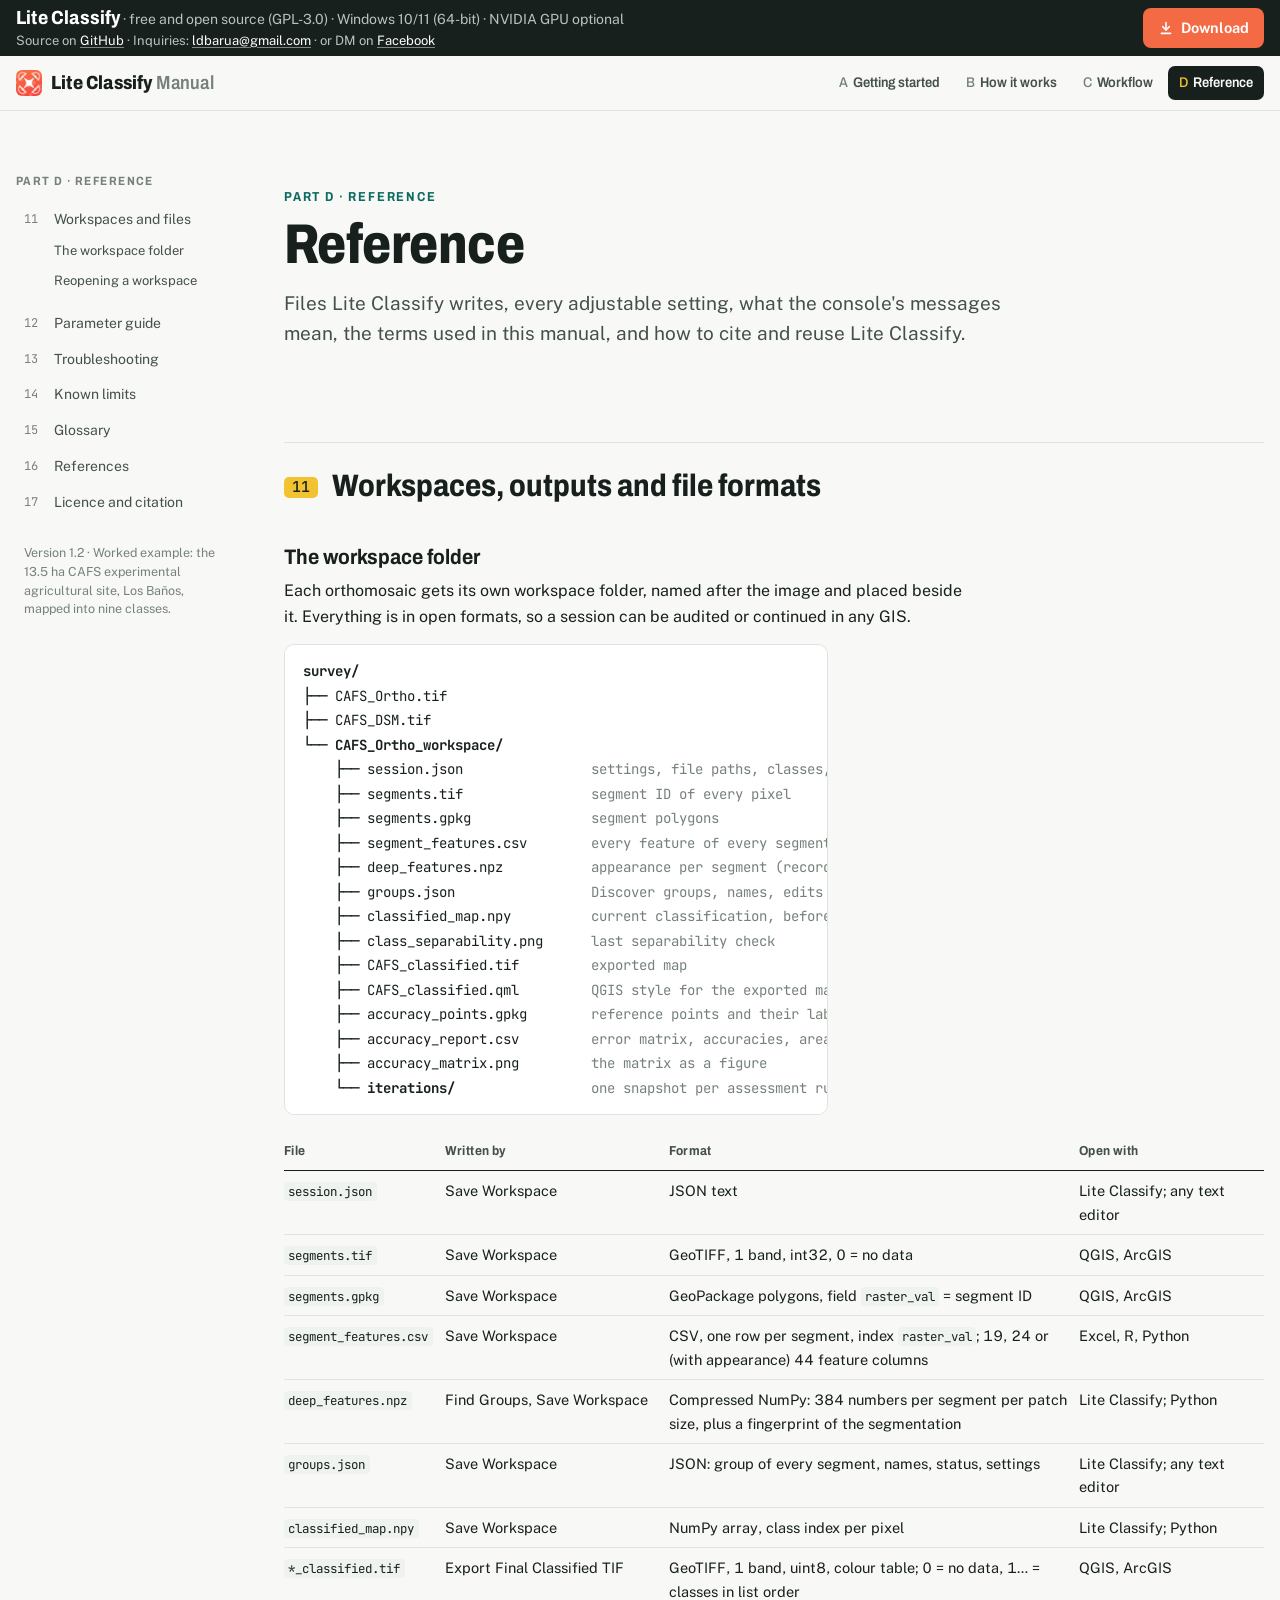
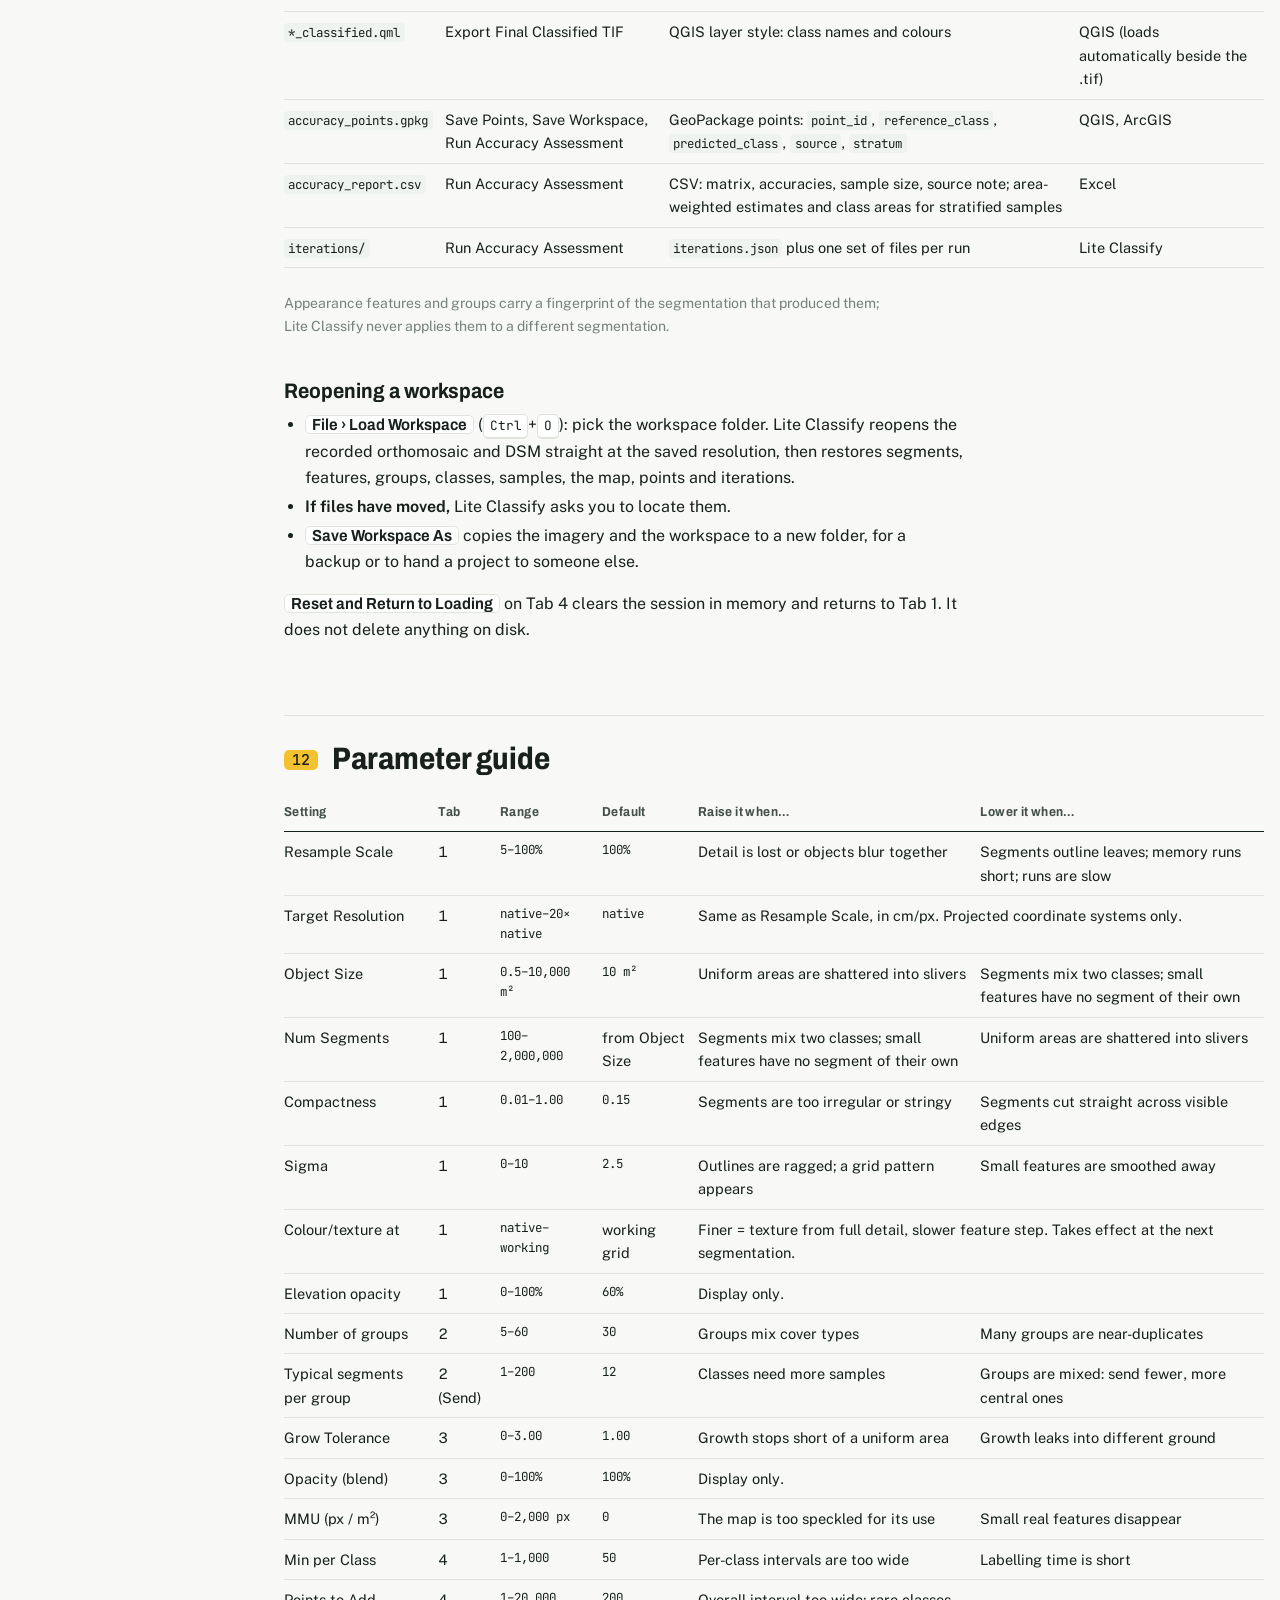
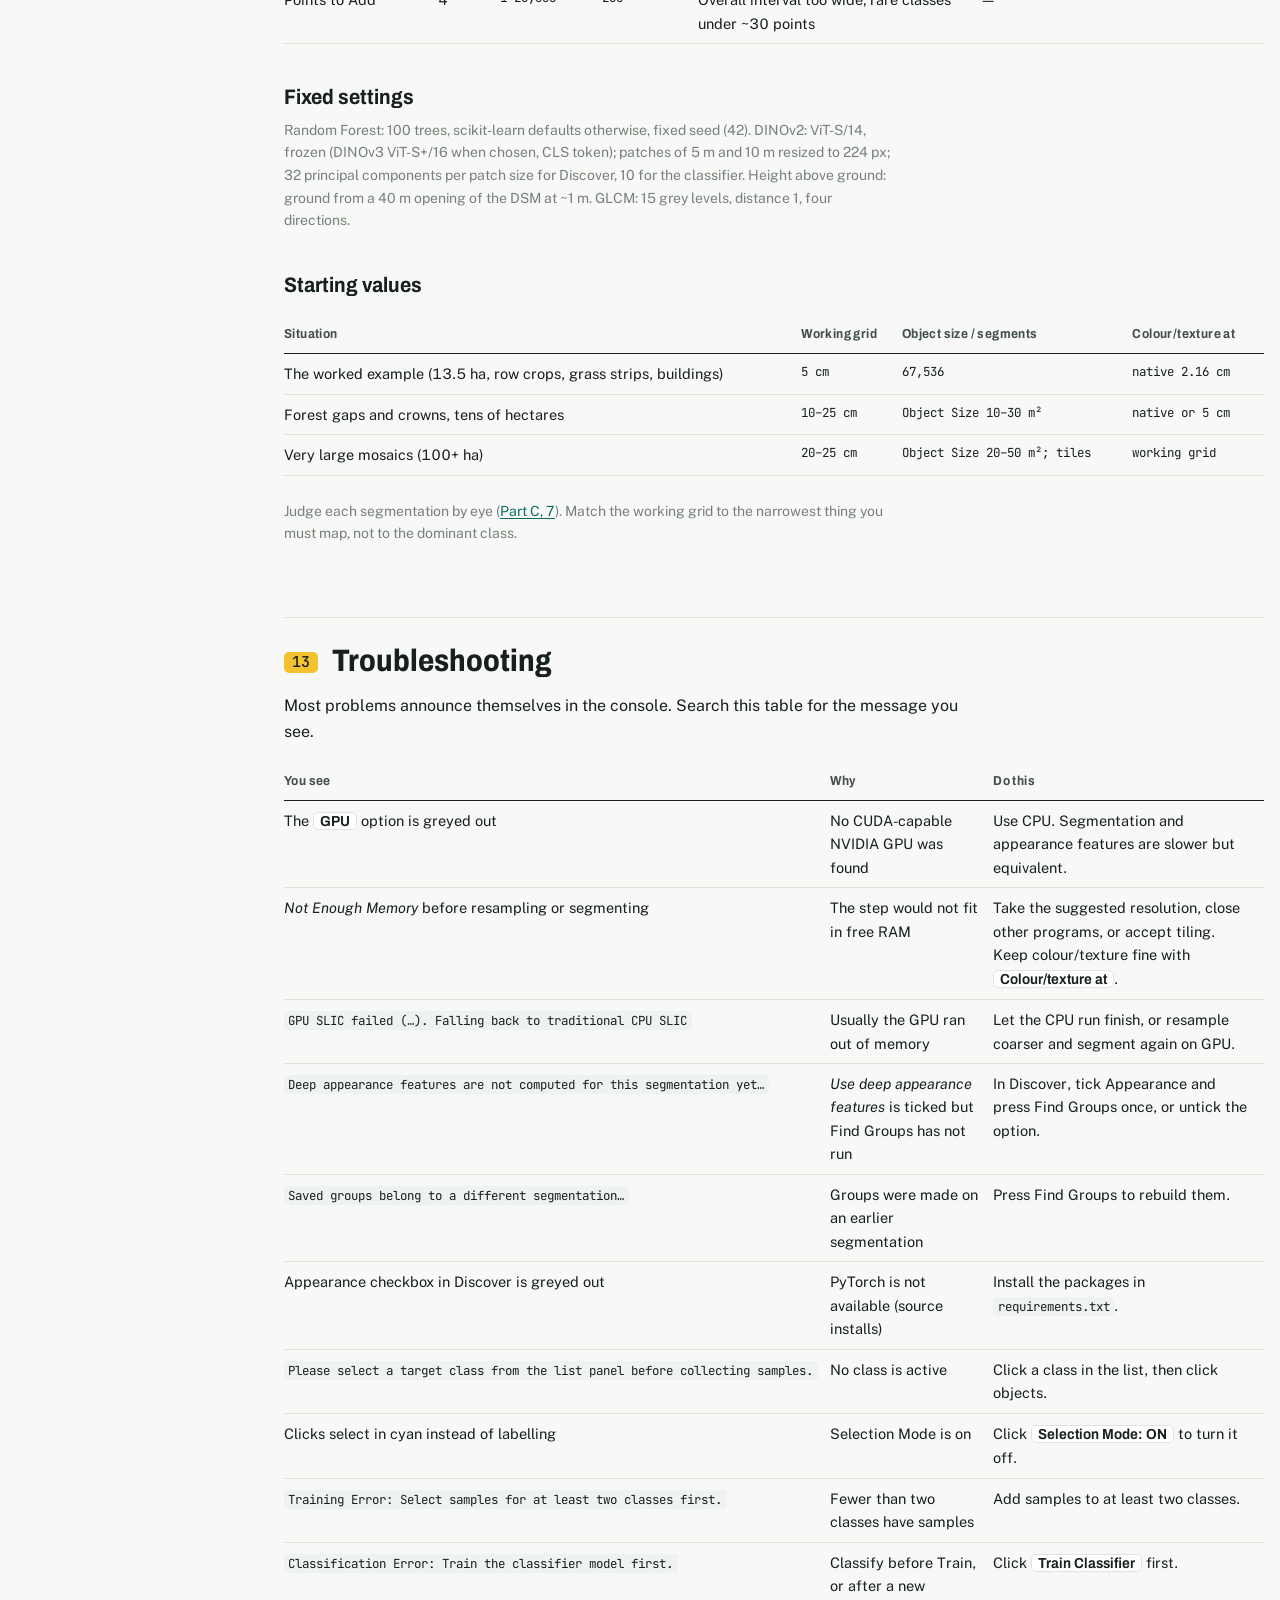
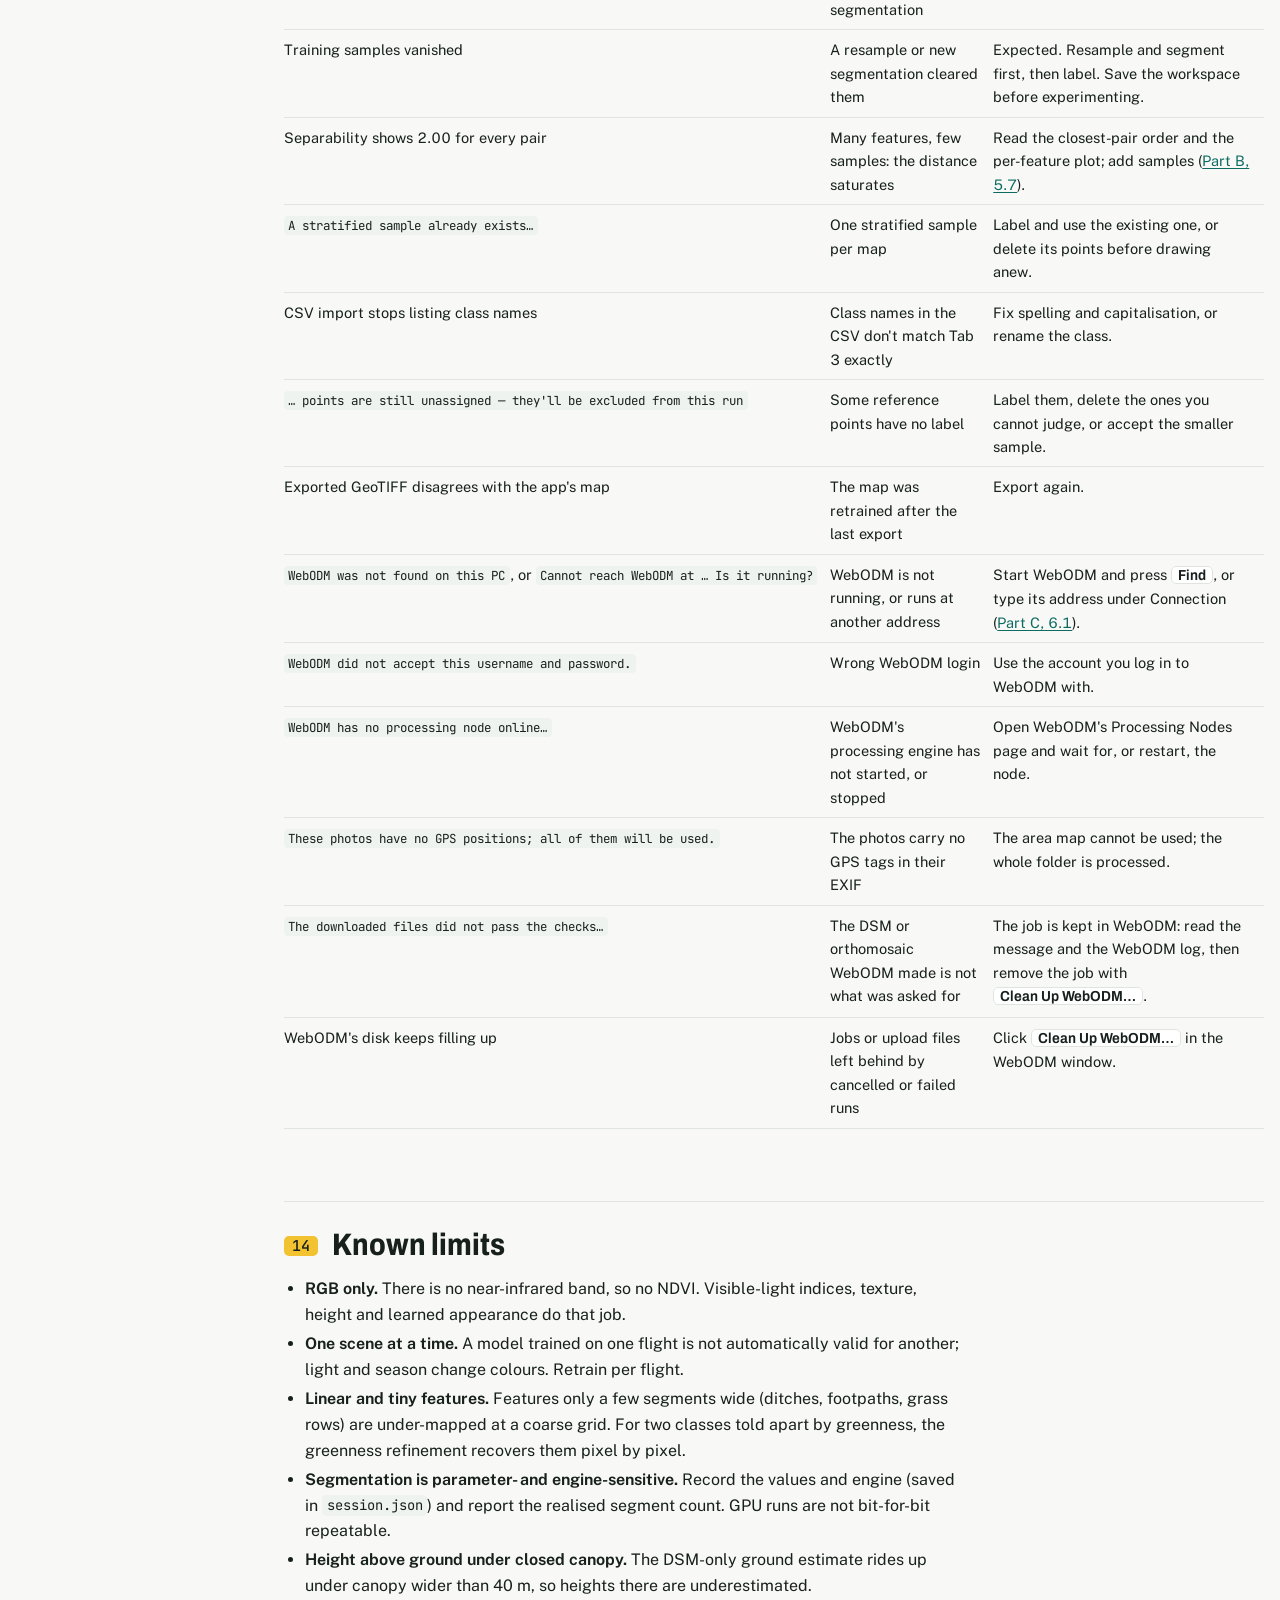
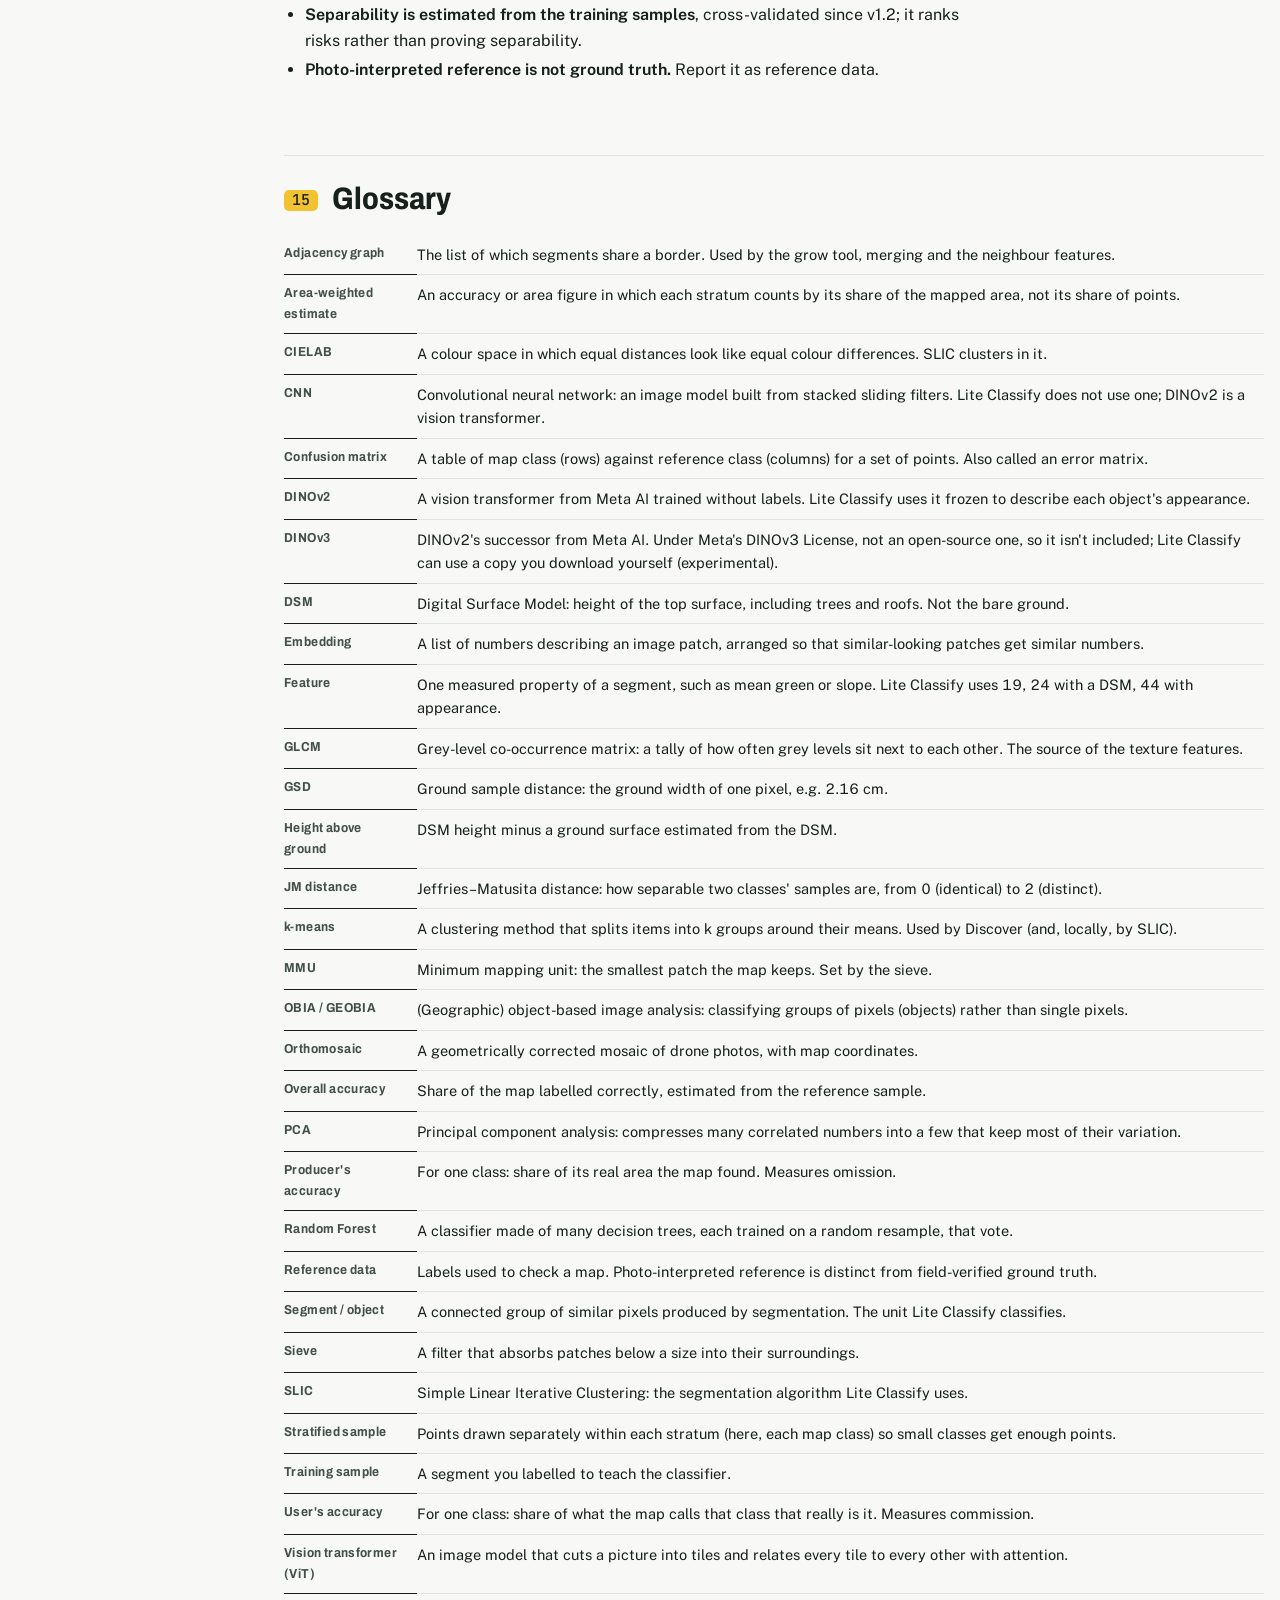
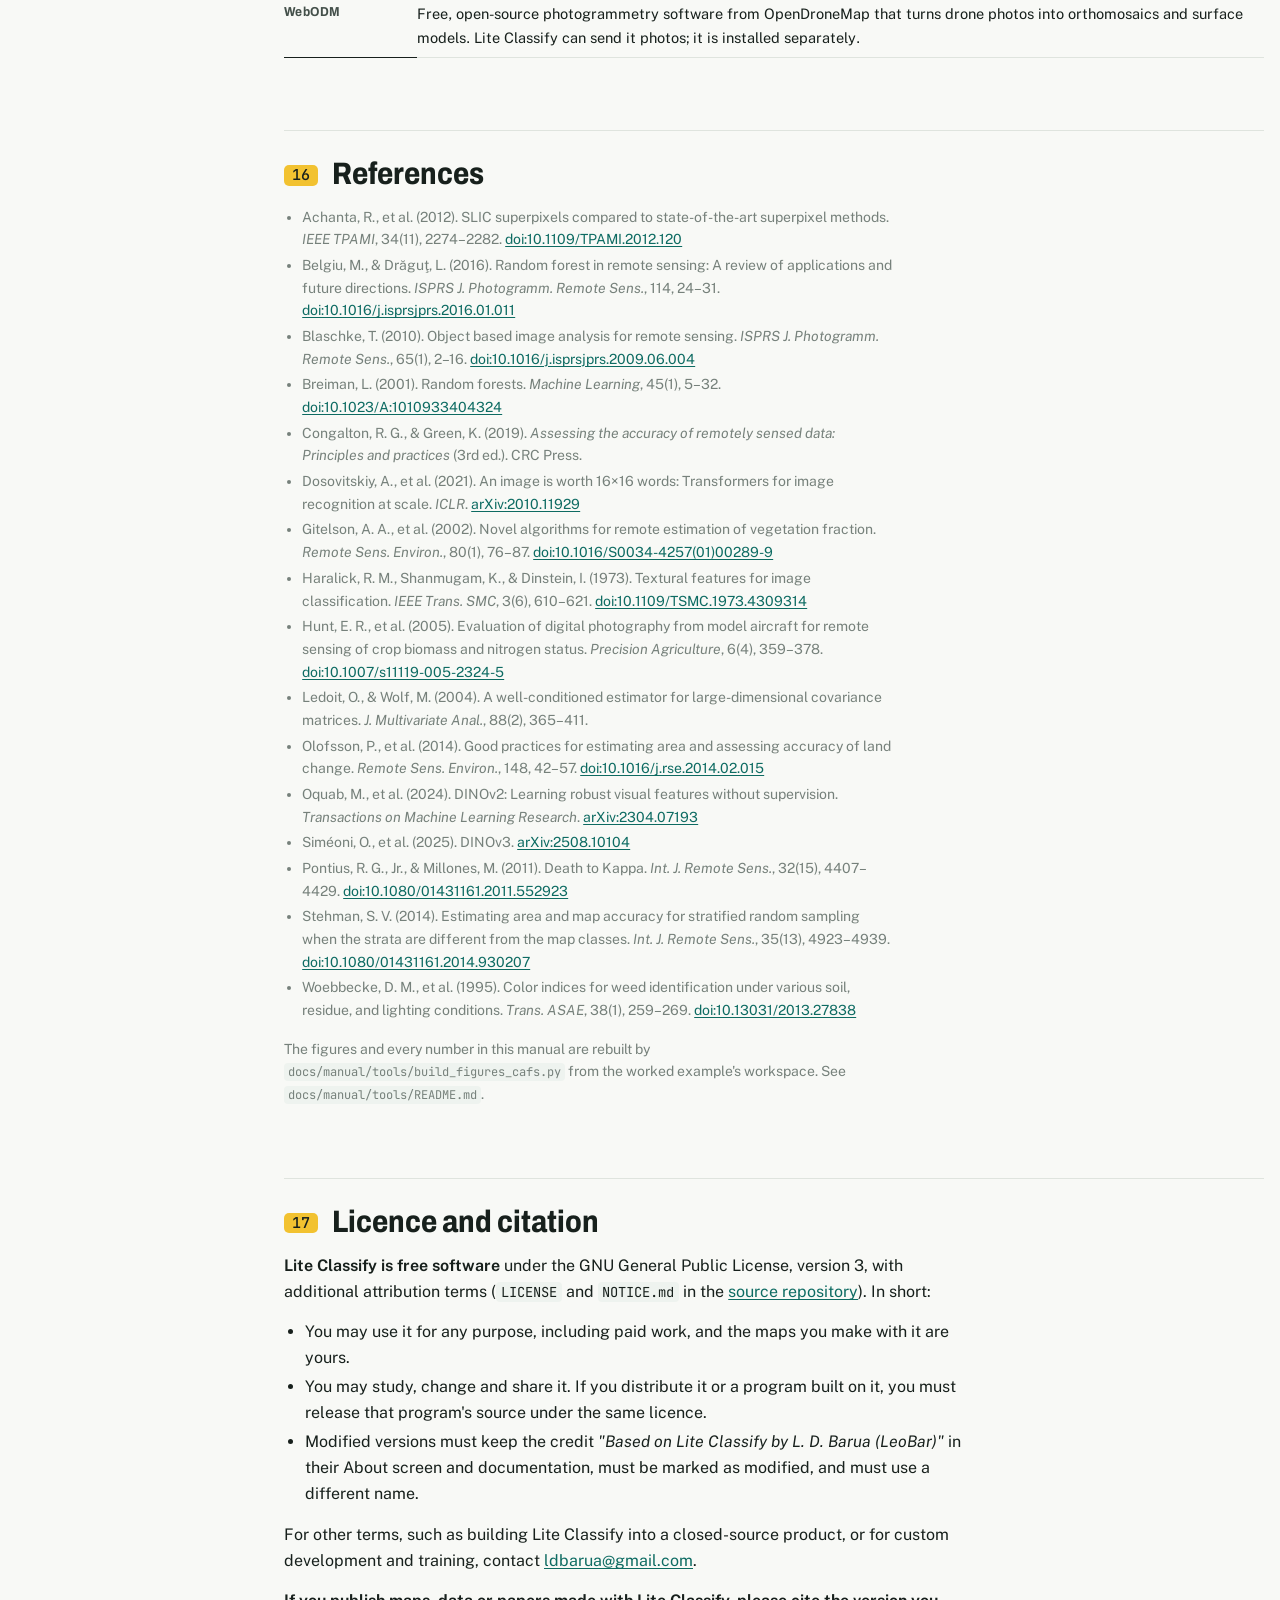
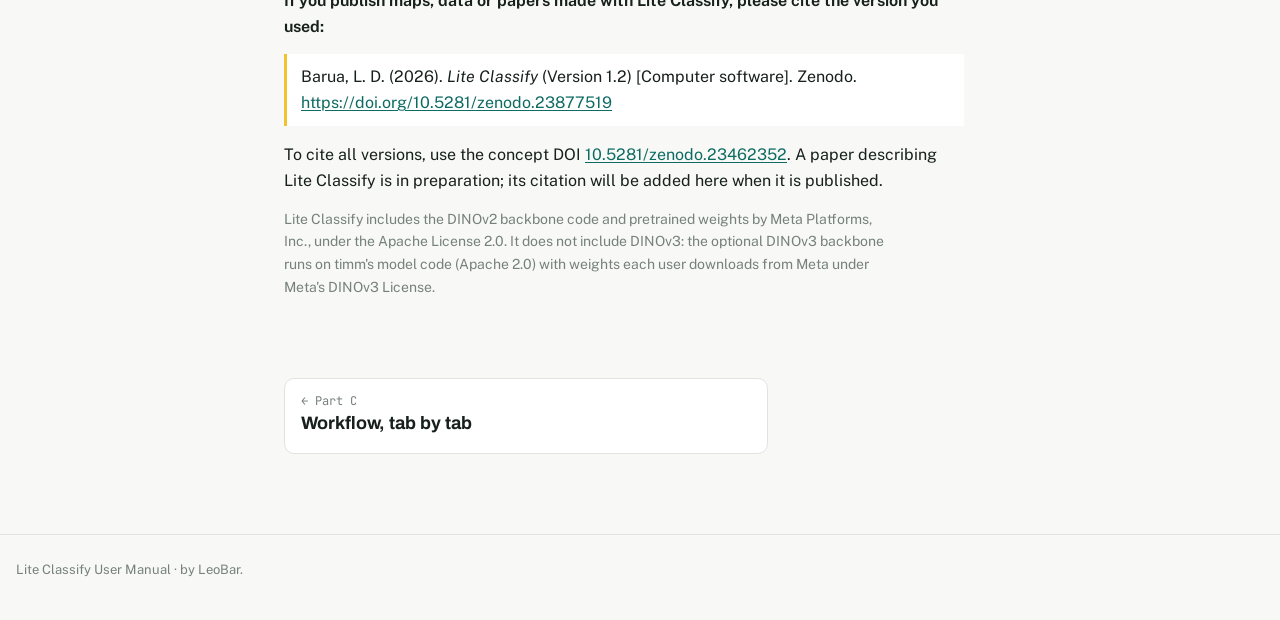
<file: docs/manual/reference.html>
<!doctype html>
<html lang="en">
<head>
<meta charset="utf-8">
<meta name="viewport" content="width=device-width, initial-scale=1, viewport-fit=cover">
<title>Lite Classify Manual · Reference</title>
<link rel="preconnect" href="https://fonts.googleapis.com">
<link rel="preconnect" href="https://fonts.gstatic.com" crossorigin>
<link rel="stylesheet" href="https://fonts.googleapis.com/css2?family=Archivo:wdth,wght@75..100,500..800&family=JetBrains+Mono:wght@400;500;700&family=Public+Sans:ital,wght@0,400;0,600;0,700;1,400&display=swap">
<link rel="icon" type="image/png" href="img/brand/liteclassify_64.png">
<link rel="apple-touch-icon" href="img/brand/liteclassify_180.png">
<link rel="stylesheet" href="manual.css">
</head>
<body>
<header class="topbar">
  <div class="getbar">
    <div class="getbar-in">
      <div class="getbar-id">
        <p><b>Lite Classify</b> <span>· free and open source (GPL-3.0) · Windows 10/11 (64-bit) · NVIDIA GPU optional</span></p>
        <p class="getbar-contact">Source on <a href="https://github.com/leobarua/liteclassify" target="_blank" rel="noopener" data-goatcounter-click="github-source" data-goatcounter-title="Lite Classify source on GitHub">GitHub</a><span class="sep"> · </span>Inquiries: <a href="mailto:ldbarua@gmail.com">ldbarua@gmail.com</a><span class="sep"> · </span>or DM on <a href="https://www.facebook.com/leonardo.barua" target="_blank" rel="noopener">Facebook</a></p>
      </div>
      <a class="getbar-btn" href="https://github.com/leobarua/liteclassify/releases/latest" target="_blank" rel="noopener" data-goatcounter-click="download-installers" data-goatcounter-title="Download Lite Classify installers (GitHub release)"><svg viewBox="0 0 24 24" fill="none" stroke="currentColor" stroke-width="2.4" stroke-linecap="round" stroke-linejoin="round" aria-hidden="true"><path d="M12 4v11"/><path d="M7 10l5 5 5-5"/><path d="M5 20h14"/></svg>Download</a>
    </div>
  </div>
  <div class="topbar-inner">
  <a class="brand" href="index.html"><img class="brand-mark" src="img/brand/liteclassify_64.png" alt="" width="26" height="26"><span>Lite Classify <span class="brand-sub">Manual</span></span></a>
  <nav class="parts" aria-label="Manual parts">
    <a href="index.html"><span>A</span>Getting started</a>
    <a href="concepts.html"><span>B</span>How it works</a>
    <a href="workflow.html"><span>C</span>Workflow</a>
    <a href="reference.html" aria-current="page"><span>D</span>Reference</a>
  </nav>
</div></header>

<div class="frame">
<aside class="toc" aria-label="On this page">
  <p class="toc-title">Part D · Reference</p>
  <ol>
    <li><a href="#files"><span class="n">11</span>Workspaces and files</a>
      <ol>
        <li><a href="#folder">The workspace folder</a></li>
        <li><a href="#reload">Reopening a workspace</a></li>
      </ol>
    </li>
    <li><a href="#params"><span class="n">12</span>Parameter guide</a></li>
    <li><a href="#trouble"><span class="n">13</span>Troubleshooting</a></li>
    <li><a href="#limits"><span class="n">14</span>Known limits</a></li>
    <li><a href="#glossary"><span class="n">15</span>Glossary</a></li>
    <li><a href="#refs"><span class="n">16</span>References</a></li>
    <li><a href="#licence"><span class="n">17</span>Licence and citation</a></li>
  </ol>
  <p class="toc-meta">Version 1.2 <span id="dl-wrap" hidden>(downloads: <span id="dl-count"></span>)</span> · Worked example: the 13.5&nbsp;ha CAFS experimental agricultural site, Los Baños, mapped into nine classes.</p>
</aside>

<main>
<section class="hero">
  <p class="eyebrow">Part D · Reference</p>
  <h1>Reference</h1>
  <p class="lead">Files Lite Classify writes, every adjustable setting, what the console's messages mean, the terms used in this manual, and how to cite and reuse Lite Classify.</p>
</section>

<h2 id="files"><span class="num">11</span>Workspaces, outputs and file formats</h2>
<h3 id="folder">The workspace folder</h3>
<p>Each orthomosaic gets its own workspace folder, named after the image and placed beside it. Everything is in open formats, so a session can be audited or continued in any GIS.</p>
<div class="tree" role="figure" aria-label="Workspace folder contents"><span class="d">survey/</span>
├── CAFS_Ortho.tif
├── CAFS_DSM.tif
└── <span class="d">CAFS_Ortho_workspace/</span>
    ├── session.json                <span class="c">settings, file paths, classes, training samples, strata</span>
    ├── segments.tif                <span class="c">segment ID of every pixel</span>
    ├── segments.gpkg               <span class="c">segment polygons</span>
    ├── segment_features.csv        <span class="c">every feature of every segment</span>
    ├── deep_features.npz           <span class="c">appearance per segment (records its backbone)</span>
    ├── groups.json                 <span class="c">Discover groups, names, edits</span>
    ├── classified_map.npy          <span class="c">current classification, before the sieve</span>
    ├── class_separability.png      <span class="c">last separability check</span>
    ├── CAFS_classified.tif         <span class="c">exported map</span>
    ├── CAFS_classified.qml         <span class="c">QGIS style for the exported map</span>
    ├── accuracy_points.gpkg        <span class="c">reference points and their labels</span>
    ├── accuracy_report.csv         <span class="c">error matrix, accuracies, area estimates</span>
    ├── accuracy_matrix.png         <span class="c">the matrix as a figure</span>
    └── <span class="d">iterations/</span>                 <span class="c">one snapshot per assessment run</span></div>

<div class="table-wrap"><table>
  <thead><tr><th>File</th><th>Written by</th><th>Format</th><th>Open with</th></tr></thead>
  <tbody>
    <tr><td><code>session.json</code></td><td>Save Workspace</td><td>JSON text</td><td>Lite Classify; any text editor</td></tr>
    <tr><td><code>segments.tif</code></td><td>Save Workspace</td><td>GeoTIFF, 1 band, int32, 0 = no data</td><td>QGIS, ArcGIS</td></tr>
    <tr><td><code>segments.gpkg</code></td><td>Save Workspace</td><td>GeoPackage polygons, field <code>raster_val</code> = segment ID</td><td>QGIS, ArcGIS</td></tr>
    <tr><td><code>segment_features.csv</code></td><td>Save Workspace</td><td>CSV, one row per segment, index <code>raster_val</code>; 19, 24 or (with appearance) 44 feature columns</td><td>Excel, R, Python</td></tr>
    <tr><td><code>deep_features.npz</code></td><td>Find Groups, Save Workspace</td><td>Compressed NumPy: 384 numbers per segment per patch size, plus a fingerprint of the segmentation</td><td>Lite Classify; Python</td></tr>
    <tr><td><code>groups.json</code></td><td>Save Workspace</td><td>JSON: group of every segment, names, status, settings</td><td>Lite Classify; any text editor</td></tr>
    <tr><td><code>classified_map.npy</code></td><td>Save Workspace</td><td>NumPy array, class index per pixel</td><td>Lite Classify; Python</td></tr>
    <tr><td><code>*_classified.tif</code></td><td>Export Final Classified TIF</td><td>GeoTIFF, 1 band, uint8, colour table; 0 = no data, 1… = classes in list order</td><td>QGIS, ArcGIS</td></tr>
    <tr><td><code>*_classified.qml</code></td><td>Export Final Classified TIF</td><td>QGIS layer style: class names and colours</td><td>QGIS (loads automatically beside the .tif)</td></tr>
    <tr><td><code>accuracy_points.gpkg</code></td><td>Save Points, Save Workspace, Run Accuracy Assessment</td><td>GeoPackage points: <code>point_id</code>, <code>reference_class</code>, <code>predicted_class</code>, <code>source</code>, <code>stratum</code></td><td>QGIS, ArcGIS</td></tr>
    <tr><td><code>accuracy_report.csv</code></td><td>Run Accuracy Assessment</td><td>CSV: matrix, accuracies, sample size, source note; area-weighted estimates and class areas for stratified samples</td><td>Excel</td></tr>
    <tr><td><code>iterations/</code></td><td>Run Accuracy Assessment</td><td><code>iterations.json</code> plus one set of files per run</td><td>Lite Classify</td></tr>
  </tbody>
</table></div>
<p class="small">Appearance features and groups carry a fingerprint of the segmentation that produced them; Lite Classify never applies them to a different segmentation.</p>

<h3 id="reload">Reopening a workspace</h3>
<ul>
  <li><strong><span class="ui">File › Load Workspace</span></strong> (<kbd>Ctrl</kbd>+<kbd>O</kbd>): pick the workspace folder. Lite Classify reopens the recorded orthomosaic and DSM straight at the saved resolution, then restores segments, features, groups, classes, samples, the map, points and iterations.</li>
  <li><strong>If files have moved,</strong> Lite Classify asks you to locate them.</li>
  <li><strong><span class="ui">Save Workspace As</span></strong> copies the imagery and the workspace to a new folder, for a backup or to hand a project to someone else.</li>
</ul>
<p><span class="ui">Reset and Return to Loading</span> on Tab 4 clears the session in memory and returns to Tab 1. It does not delete anything on disk.</p>

<h2 id="params"><span class="num">12</span>Parameter guide</h2>
<div class="table-wrap"><table>
  <thead><tr><th>Setting</th><th>Tab</th><th>Range</th><th>Default</th><th>Raise it when…</th><th>Lower it when…</th></tr></thead>
  <tbody>
    <tr><td>Resample Scale</td><td>1</td><td class="mono">5–100%</td><td class="mono">100%</td><td>Detail is lost or objects blur together</td><td>Segments outline leaves; memory runs short; runs are slow</td></tr>
    <tr><td>Target Resolution</td><td>1</td><td class="mono">native–20× native</td><td class="mono">native</td><td colspan="2">Same as Resample Scale, in cm/px. Projected coordinate systems only.</td></tr>
    <tr><td>Object Size</td><td>1</td><td class="mono">0.5–10,000 m²</td><td class="mono">10 m²</td><td>Uniform areas are shattered into slivers</td><td>Segments mix two classes; small features have no segment of their own</td></tr>
    <tr><td>Num Segments</td><td>1</td><td class="mono">100–2,000,000</td><td>from Object Size</td><td>Segments mix two classes; small features have no segment of their own</td><td>Uniform areas are shattered into slivers</td></tr>
    <tr><td>Compactness</td><td>1</td><td class="mono">0.01–1.00</td><td class="mono">0.15</td><td>Segments are too irregular or stringy</td><td>Segments cut straight across visible edges</td></tr>
    <tr><td>Sigma</td><td>1</td><td class="mono">0–10</td><td class="mono">2.5</td><td>Outlines are ragged; a grid pattern appears</td><td>Small features are smoothed away</td></tr>
    <tr><td>Colour/texture at</td><td>1</td><td class="mono">native–working</td><td>working grid</td><td colspan="2">Finer = texture from full detail, slower feature step. Takes effect at the next segmentation.</td></tr>
    <tr><td>Elevation opacity</td><td>1</td><td class="mono">0–100%</td><td class="mono">60%</td><td colspan="2">Display only.</td></tr>
    <tr><td>Number of groups</td><td>2</td><td class="mono">5–60</td><td class="mono">30</td><td>Groups mix cover types</td><td>Many groups are near-duplicates</td></tr>
    <tr><td>Typical segments per group</td><td>2 (Send)</td><td class="mono">1–200</td><td class="mono">12</td><td>Classes need more samples</td><td>Groups are mixed: send fewer, more central ones</td></tr>
    <tr><td>Grow Tolerance</td><td>3</td><td class="mono">0–3.00</td><td class="mono">1.00</td><td>Growth stops short of a uniform area</td><td>Growth leaks into different ground</td></tr>
    <tr><td>Opacity (blend)</td><td>3</td><td class="mono">0–100%</td><td class="mono">100%</td><td colspan="2">Display only.</td></tr>
    <tr><td>MMU (px / m²)</td><td>3</td><td class="mono">0–2,000 px</td><td class="mono">0</td><td>The map is too speckled for its use</td><td>Small real features disappear</td></tr>
    <tr><td>Min per Class</td><td>4</td><td class="mono">1–1,000</td><td class="mono">50</td><td>Per-class intervals are too wide</td><td>Labelling time is short</td></tr>
    <tr><td>Points to Add</td><td>4</td><td class="mono">1–20,000</td><td class="mono">200</td><td>Overall interval too wide; rare classes under ~30 points</td><td>—</td></tr>
  </tbody>
</table></div>
<h3>Fixed settings</h3>
<p class="small">Random Forest: 100 trees, scikit-learn defaults otherwise, fixed seed (42). DINOv2: ViT-S/14, frozen (DINOv3 ViT-S+/16 when chosen, CLS token); patches of 5 m and 10 m resized to 224 px; 32 principal components per patch size for Discover, 10 for the classifier. Height above ground: ground from a 40 m opening of the DSM at ~1 m. GLCM: 15 grey levels, distance 1, four directions.</p>
<h3>Starting values</h3>
<div class="table-wrap"><table>
  <thead><tr><th>Situation</th><th>Working grid</th><th>Object size / segments</th><th>Colour/texture at</th></tr></thead>
  <tbody>
    <tr><td>The worked example (13.5 ha, row crops, grass strips, buildings)</td><td class="mono">5 cm</td><td class="mono"><span data-d="segmentation.requested" data-fmt="int"></span></td><td class="mono">native 2.16 cm</td></tr>
    <tr><td>Forest gaps and crowns, tens of hectares</td><td class="mono">10–25 cm</td><td class="mono">Object Size 10–30 m²</td><td class="mono">native or 5 cm</td></tr>
    <tr><td>Very large mosaics (100+ ha)</td><td class="mono">20–25 cm</td><td class="mono">Object Size 20–50 m²; tiles</td><td class="mono">working grid</td></tr>
  </tbody>
</table></div>
<p class="small">Judge each segmentation by eye (<a href="workflow.html#segment">Part C, 7</a>). Match the working grid to the narrowest thing you must map, not to the dominant class.</p>

<h2 id="trouble"><span class="num">13</span>Troubleshooting</h2>
<p>Most problems announce themselves in the console. Search this table for the message you see.</p>
<div class="table-wrap"><table>
  <thead><tr><th>You see</th><th>Why</th><th>Do this</th></tr></thead>
  <tbody>
    <tr><td>The <span class="ui">GPU</span> option is greyed out</td><td>No CUDA-capable NVIDIA GPU was found</td><td>Use CPU. Segmentation and appearance features are slower but equivalent.</td></tr>
    <tr><td><em>Not Enough Memory</em> before resampling or segmenting</td><td>The step would not fit in free RAM</td><td>Take the suggested resolution, close other programs, or accept tiling. Keep colour/texture fine with <span class="ui">Colour/texture at</span>.</td></tr>
    <tr><td><code>GPU SLIC failed (…). Falling back to traditional CPU SLIC</code></td><td>Usually the GPU ran out of memory</td><td>Let the CPU run finish, or resample coarser and segment again on GPU.</td></tr>
    <tr><td><code>Deep appearance features are not computed for this segmentation yet…</code></td><td><em>Use deep appearance features</em> is ticked but Find Groups has not run</td><td>In Discover, tick Appearance and press Find Groups once, or untick the option.</td></tr>
    <tr><td><code>Saved groups belong to a different segmentation…</code></td><td>Groups were made on an earlier segmentation</td><td>Press Find Groups to rebuild them.</td></tr>
    <tr><td>Appearance checkbox in Discover is greyed out</td><td>PyTorch is not available (source installs)</td><td>Install the packages in <code>requirements.txt</code>.</td></tr>
    <tr><td><code>Please select a target class from the list panel before collecting samples.</code></td><td>No class is active</td><td>Click a class in the list, then click objects.</td></tr>
    <tr><td>Clicks select in cyan instead of labelling</td><td>Selection Mode is on</td><td>Click <span class="ui">Selection Mode: ON</span> to turn it off.</td></tr>
    <tr><td><code>Training Error: Select samples for at least two classes first.</code></td><td>Fewer than two classes have samples</td><td>Add samples to at least two classes.</td></tr>
    <tr><td><code>Classification Error: Train the classifier model first.</code></td><td>Classify before Train, or after a new segmentation</td><td>Click <span class="ui">Train Classifier</span> first.</td></tr>
    <tr><td>Training samples vanished</td><td>A resample or new segmentation cleared them</td><td>Expected. Resample and segment first, then label. Save the workspace before experimenting.</td></tr>
    <tr><td>Separability shows 2.00 for every pair</td><td>Many features, few samples: the distance saturates</td><td>Read the closest-pair order and the per-feature plot; add samples (<a href="concepts.html#separability">Part B, 5.7</a>).</td></tr>
    <tr><td><code>A stratified sample already exists…</code></td><td>One stratified sample per map</td><td>Label and use the existing one, or delete its points before drawing anew.</td></tr>
    <tr><td>CSV import stops listing class names</td><td>Class names in the CSV don't match Tab 3 exactly</td><td>Fix spelling and capitalisation, or rename the class.</td></tr>
    <tr><td><code>… points are still unassigned — they'll be excluded from this run</code></td><td>Some reference points have no label</td><td>Label them, delete the ones you cannot judge, or accept the smaller sample.</td></tr>
    <tr><td>Exported GeoTIFF disagrees with the app's map</td><td>The map was retrained after the last export</td><td>Export again.</td></tr>
    <tr><td><code>WebODM was not found on this PC</code>, or <code>Cannot reach WebODM at … Is it running?</code></td><td>WebODM is not running, or runs at another address</td><td>Start WebODM and press <span class="ui">Find</span>, or type its address under Connection (<a href="workflow.html#webodm">Part C, 6.1</a>).</td></tr>
    <tr><td><code>WebODM did not accept this username and password.</code></td><td>Wrong WebODM login</td><td>Use the account you log in to WebODM with.</td></tr>
    <tr><td><code>WebODM has no processing node online…</code></td><td>WebODM's processing engine has not started, or stopped</td><td>Open WebODM's Processing Nodes page and wait for, or restart, the node.</td></tr>
    <tr><td><code>These photos have no GPS positions; all of them will be used.</code></td><td>The photos carry no GPS tags in their EXIF</td><td>The area map cannot be used; the whole folder is processed.</td></tr>
    <tr><td><code>The downloaded files did not pass the checks…</code></td><td>The DSM or orthomosaic WebODM made is not what was asked for</td><td>The job is kept in WebODM: read the message and the WebODM log, then remove the job with <span class="ui">Clean Up WebODM…</span>.</td></tr>
    <tr><td>WebODM's disk keeps filling up</td><td>Jobs or upload files left behind by cancelled or failed runs</td><td>Click <span class="ui">Clean Up WebODM…</span> in the WebODM window.</td></tr>
  </tbody>
</table></div>

<h2 id="limits"><span class="num">14</span>Known limits</h2>
<ul>
  <li><strong>RGB only.</strong> There is no near-infrared band, so no NDVI. Visible-light indices, texture, height and learned appearance do that job.</li>
  <li><strong>One scene at a time.</strong> A model trained on one flight is not automatically valid for another; light and season change colours. Retrain per flight.</li>
  <li><strong>Linear and tiny features.</strong> Features only a few segments wide (ditches, footpaths, grass rows) are under-mapped at a coarse grid. For two classes told apart by greenness, the greenness refinement recovers them pixel by pixel.</li>
  <li><strong>Segmentation is parameter- and engine-sensitive.</strong> Record the values and engine (saved in <code>session.json</code>) and report the realised segment count. GPU runs are not bit-for-bit repeatable.</li>
  <li><strong>Height above ground under closed canopy.</strong> The DSM-only ground estimate rides up under canopy wider than 40 m, so heights there are underestimated.</li>
  <li><strong>Separability is estimated from the training samples</strong>, cross-validated since v1.2; it ranks risks rather than proving separability.</li>
  <li><strong>Photo-interpreted reference is not ground truth.</strong> Report it as reference data.</li>
</ul>

<h2 id="glossary"><span class="num">15</span>Glossary</h2>
<div class="table-wrap"><table>
  <tbody>
    <tr><th>Adjacency graph</th><td>The list of which segments share a border. Used by the grow tool, merging and the neighbour features.</td></tr>
    <tr><th>Area-weighted estimate</th><td>An accuracy or area figure in which each stratum counts by its share of the mapped area, not its share of points.</td></tr>
    <tr><th>CIELAB</th><td>A colour space in which equal distances look like equal colour differences. SLIC clusters in it.</td></tr>
    <tr><th>CNN</th><td>Convolutional neural network: an image model built from stacked sliding filters. Lite Classify does not use one; DINOv2 is a vision transformer.</td></tr>
    <tr><th>Confusion matrix</th><td>A table of map class (rows) against reference class (columns) for a set of points. Also called an error matrix.</td></tr>
    <tr><th>DINOv2</th><td>A vision transformer from Meta AI trained without labels. Lite Classify uses it frozen to describe each object's appearance.</td></tr>
    <tr><th>DINOv3</th><td>DINOv2's successor from Meta AI. Under Meta's DINOv3 License, not an open-source one, so it isn't included; Lite Classify can use a copy you download yourself (experimental).</td></tr>
    <tr><th>DSM</th><td>Digital Surface Model: height of the top surface, including trees and roofs. Not the bare ground.</td></tr>
    <tr><th>Embedding</th><td>A list of numbers describing an image patch, arranged so that similar-looking patches get similar numbers.</td></tr>
    <tr><th>Feature</th><td>One measured property of a segment, such as mean green or slope. Lite Classify uses 19, 24 with a DSM, 44 with appearance.</td></tr>
    <tr><th>GLCM</th><td>Grey-level co-occurrence matrix: a tally of how often grey levels sit next to each other. The source of the texture features.</td></tr>
    <tr><th>GSD</th><td>Ground sample distance: the ground width of one pixel, e.g. 2.16 cm.</td></tr>
    <tr><th>Height above ground</th><td>DSM height minus a ground surface estimated from the DSM.</td></tr>
    <tr><th>JM distance</th><td>Jeffries–Matusita distance: how separable two classes' samples are, from 0 (identical) to 2 (distinct).</td></tr>
    <tr><th>k-means</th><td>A clustering method that splits items into k groups around their means. Used by Discover (and, locally, by SLIC).</td></tr>
    <tr><th>MMU</th><td>Minimum mapping unit: the smallest patch the map keeps. Set by the sieve.</td></tr>
    <tr><th>OBIA / GEOBIA</th><td>(Geographic) object-based image analysis: classifying groups of pixels (objects) rather than single pixels.</td></tr>
    <tr><th>Orthomosaic</th><td>A geometrically corrected mosaic of drone photos, with map coordinates.</td></tr>
    <tr><th>Overall accuracy</th><td>Share of the map labelled correctly, estimated from the reference sample.</td></tr>
    <tr><th>PCA</th><td>Principal component analysis: compresses many correlated numbers into a few that keep most of their variation.</td></tr>
    <tr><th>Producer's accuracy</th><td>For one class: share of its real area the map found. Measures omission.</td></tr>
    <tr><th>Random Forest</th><td>A classifier made of many decision trees, each trained on a random resample, that vote.</td></tr>
    <tr><th>Reference data</th><td>Labels used to check a map. Photo-interpreted reference is distinct from field-verified ground truth.</td></tr>
    <tr><th>Segment / object</th><td>A connected group of similar pixels produced by segmentation. The unit Lite Classify classifies.</td></tr>
    <tr><th>Sieve</th><td>A filter that absorbs patches below a size into their surroundings.</td></tr>
    <tr><th>SLIC</th><td>Simple Linear Iterative Clustering: the segmentation algorithm Lite Classify uses.</td></tr>
    <tr><th>Stratified sample</th><td>Points drawn separately within each stratum (here, each map class) so small classes get enough points.</td></tr>
    <tr><th>Training sample</th><td>A segment you labelled to teach the classifier.</td></tr>
    <tr><th>User's accuracy</th><td>For one class: share of what the map calls that class that really is it. Measures commission.</td></tr>
    <tr><th>Vision transformer (ViT)</th><td>An image model that cuts a picture into tiles and relates every tile to every other with attention.</td></tr>
    <tr><th>WebODM</th><td>Free, open-source photogrammetry software from OpenDroneMap that turns drone photos into orthomosaics and surface models. Lite Classify can send it photos; it is installed separately.</td></tr>
  </tbody>
</table></div>

<h2 id="refs"><span class="num">16</span>References</h2>
<ul class="small">
  <li>Achanta, R., et al. (2012). SLIC superpixels compared to state-of-the-art superpixel methods. <em>IEEE TPAMI</em>, 34(11), 2274–2282. <a href="https://doi.org/10.1109/TPAMI.2012.120">doi:10.1109/TPAMI.2012.120</a></li>
  <li>Belgiu, M., &amp; Drăguţ, L. (2016). Random forest in remote sensing: A review of applications and future directions. <em>ISPRS J. Photogramm. Remote Sens.</em>, 114, 24–31. <a href="https://doi.org/10.1016/j.isprsjprs.2016.01.011">doi:10.1016/j.isprsjprs.2016.01.011</a></li>
  <li>Blaschke, T. (2010). Object based image analysis for remote sensing. <em>ISPRS J. Photogramm. Remote Sens.</em>, 65(1), 2–16. <a href="https://doi.org/10.1016/j.isprsjprs.2009.06.004">doi:10.1016/j.isprsjprs.2009.06.004</a></li>
  <li>Breiman, L. (2001). Random forests. <em>Machine Learning</em>, 45(1), 5–32. <a href="https://doi.org/10.1023/A:1010933404324">doi:10.1023/A:1010933404324</a></li>
  <li>Congalton, R. G., &amp; Green, K. (2019). <em>Assessing the accuracy of remotely sensed data: Principles and practices</em> (3rd ed.). CRC Press.</li>
  <li>Dosovitskiy, A., et al. (2021). An image is worth 16×16 words: Transformers for image recognition at scale. <em>ICLR</em>. <a href="https://arxiv.org/abs/2010.11929">arXiv:2010.11929</a></li>
  <li>Gitelson, A. A., et al. (2002). Novel algorithms for remote estimation of vegetation fraction. <em>Remote Sens. Environ.</em>, 80(1), 76–87. <a href="https://doi.org/10.1016/S0034-4257(01)00289-9">doi:10.1016/S0034-4257(01)00289-9</a></li>
  <li>Haralick, R. M., Shanmugam, K., &amp; Dinstein, I. (1973). Textural features for image classification. <em>IEEE Trans. SMC</em>, 3(6), 610–621. <a href="https://doi.org/10.1109/TSMC.1973.4309314">doi:10.1109/TSMC.1973.4309314</a></li>
  <li>Hunt, E. R., et al. (2005). Evaluation of digital photography from model aircraft for remote sensing of crop biomass and nitrogen status. <em>Precision Agriculture</em>, 6(4), 359–378. <a href="https://doi.org/10.1007/s11119-005-2324-5">doi:10.1007/s11119-005-2324-5</a></li>
  <li>Ledoit, O., &amp; Wolf, M. (2004). A well-conditioned estimator for large-dimensional covariance matrices. <em>J. Multivariate Anal.</em>, 88(2), 365–411.</li>
  <li>Olofsson, P., et al. (2014). Good practices for estimating area and assessing accuracy of land change. <em>Remote Sens. Environ.</em>, 148, 42–57. <a href="https://doi.org/10.1016/j.rse.2014.02.015">doi:10.1016/j.rse.2014.02.015</a></li>
  <li>Oquab, M., et al. (2024). DINOv2: Learning robust visual features without supervision. <em>Transactions on Machine Learning Research</em>. <a href="https://arxiv.org/abs/2304.07193">arXiv:2304.07193</a></li>
  <li>Siméoni, O., et al. (2025). DINOv3. <a href="https://arxiv.org/abs/2508.10104">arXiv:2508.10104</a></li>
  <li>Pontius, R. G., Jr., &amp; Millones, M. (2011). Death to Kappa. <em>Int. J. Remote Sens.</em>, 32(15), 4407–4429. <a href="https://doi.org/10.1080/01431161.2011.552923">doi:10.1080/01431161.2011.552923</a></li>
  <li>Stehman, S. V. (2014). Estimating area and map accuracy for stratified random sampling when the strata are different from the map classes. <em>Int. J. Remote Sens.</em>, 35(13), 4923–4939. <a href="https://doi.org/10.1080/01431161.2014.930207">doi:10.1080/01431161.2014.930207</a></li>
  <li>Woebbecke, D. M., et al. (1995). Color indices for weed identification under various soil, residue, and lighting conditions. <em>Trans. ASAE</em>, 38(1), 259–269. <a href="https://doi.org/10.13031/2013.27838">doi:10.13031/2013.27838</a></li>
</ul>
<p class="small">The figures and every number in this manual are rebuilt by <code>docs/manual/tools/build_figures_cafs.py</code> from the worked example's workspace. See <code>docs/manual/tools/README.md</code>.</p>

<h2 id="licence"><span class="num">17</span>Licence and citation</h2>
<p><strong>Lite Classify is free software</strong> under the GNU General Public License, version 3, with additional attribution terms (<code>LICENSE</code> and <code>NOTICE.md</code> in the <a href="https://github.com/leobarua/liteclassify" target="_blank" rel="noopener" data-goatcounter-click="github-source" data-goatcounter-title="Lite Classify source on GitHub">source repository</a>). In short:</p>
<ul>
  <li>You may use it for any purpose, including paid work, and the maps you make with it are yours.</li>
  <li>You may study, change and share it. If you distribute it or a program built on it, you must release that program's source under the same licence.</li>
  <li>Modified versions must keep the credit <em>"Based on Lite Classify by L. D. Barua (LeoBar)"</em> in their About screen and documentation, must be marked as modified, and must use a different name.</li>
</ul>
<p>For other terms, such as building Lite Classify into a closed-source product, or for custom development and training, contact <a href="mailto:ldbarua@gmail.com">ldbarua@gmail.com</a>.</p>
<p><strong>If you publish maps, data or papers made with Lite Classify, please cite the version you used:</strong></p>
<p class="cite">Barua, L. D. (2026). <em>Lite Classify</em> (Version 1.2) [Computer software]. Zenodo. <a href="https://doi.org/10.5281/zenodo.23877519">https://doi.org/10.5281/zenodo.23877519</a></p>
<p>To cite all versions, use the concept DOI <a href="https://doi.org/10.5281/zenodo.23462352">10.5281/zenodo.23462352</a>. A paper describing Lite Classify is in preparation; its citation will be added here when it is published.</p>
<p class="small">Lite Classify includes the DINOv2 backbone code and pretrained weights by Meta Platforms, Inc., under the Apache License 2.0. It does not include DINOv3: the optional DINOv3 backbone runs on timm's model code (Apache 2.0) with weights each user downloads from Meta under Meta's DINOv3 License.</p>

<nav class="pager" aria-label="Previous part">
  <a href="workflow.html"><span class="k">← Part C</span><b>Workflow, tab by tab</b></a>
</nav>
</main>
</div>
<footer class="foot">Lite Classify User Manual · by LeoBar.</footer>
<script data-goatcounter="https://liteland.goatcounter.com/count"
        async src="https://gc.zgo.at/count.js"></script>
<script src="manual_data.js"></script>
<script src="manual.js"></script>
</body>
</html>
</file>
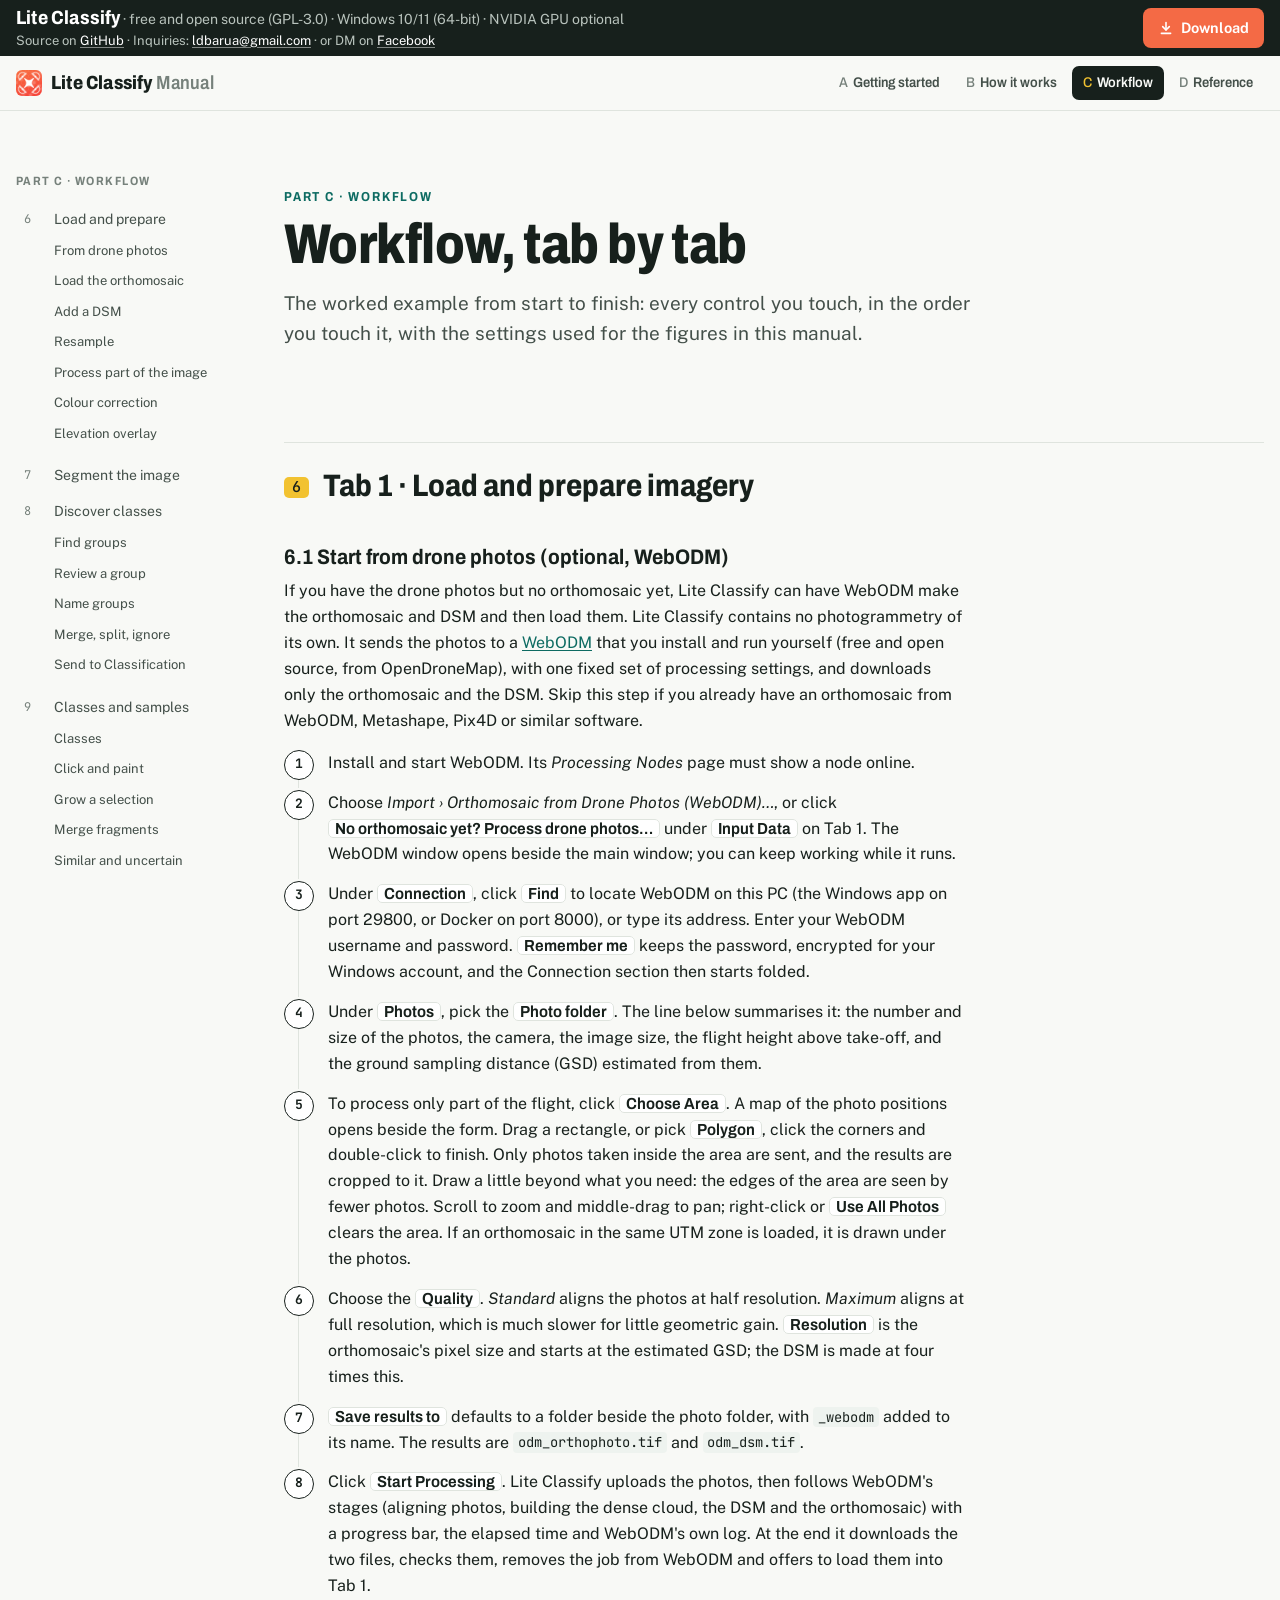
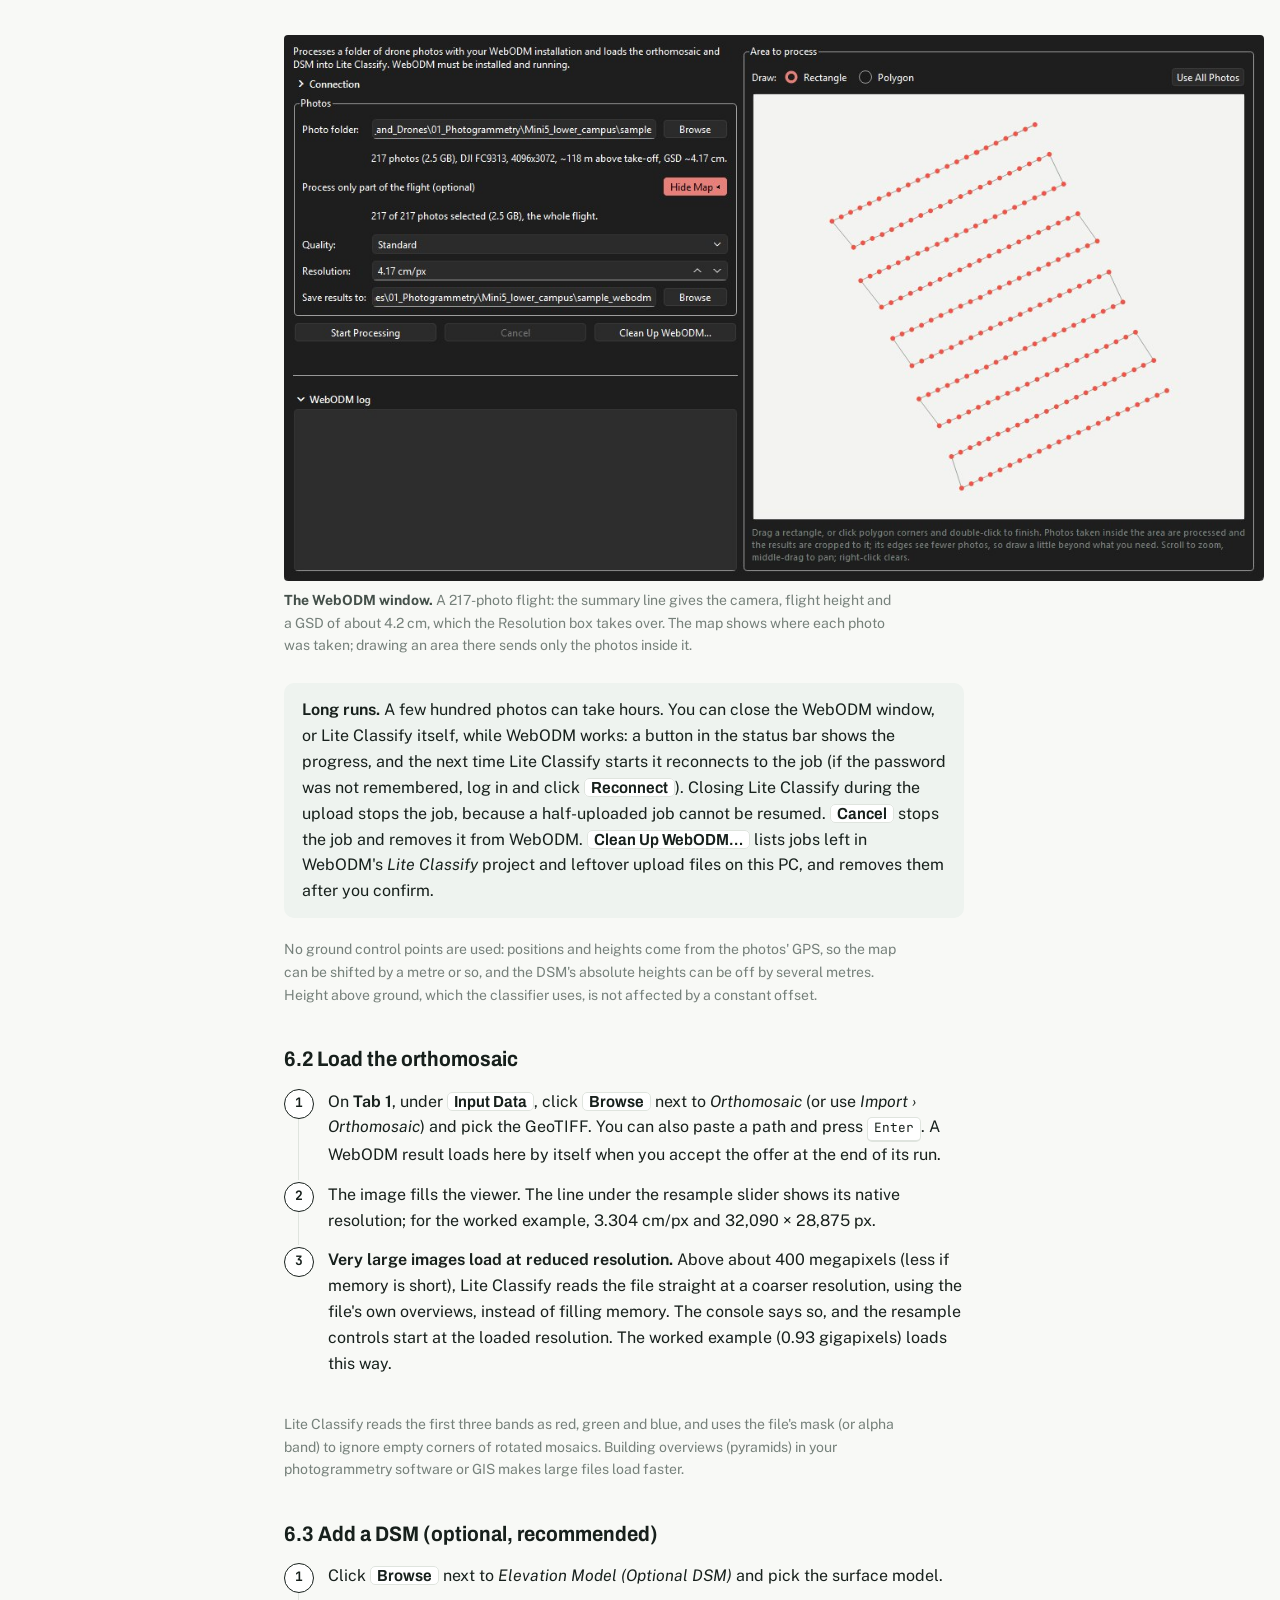
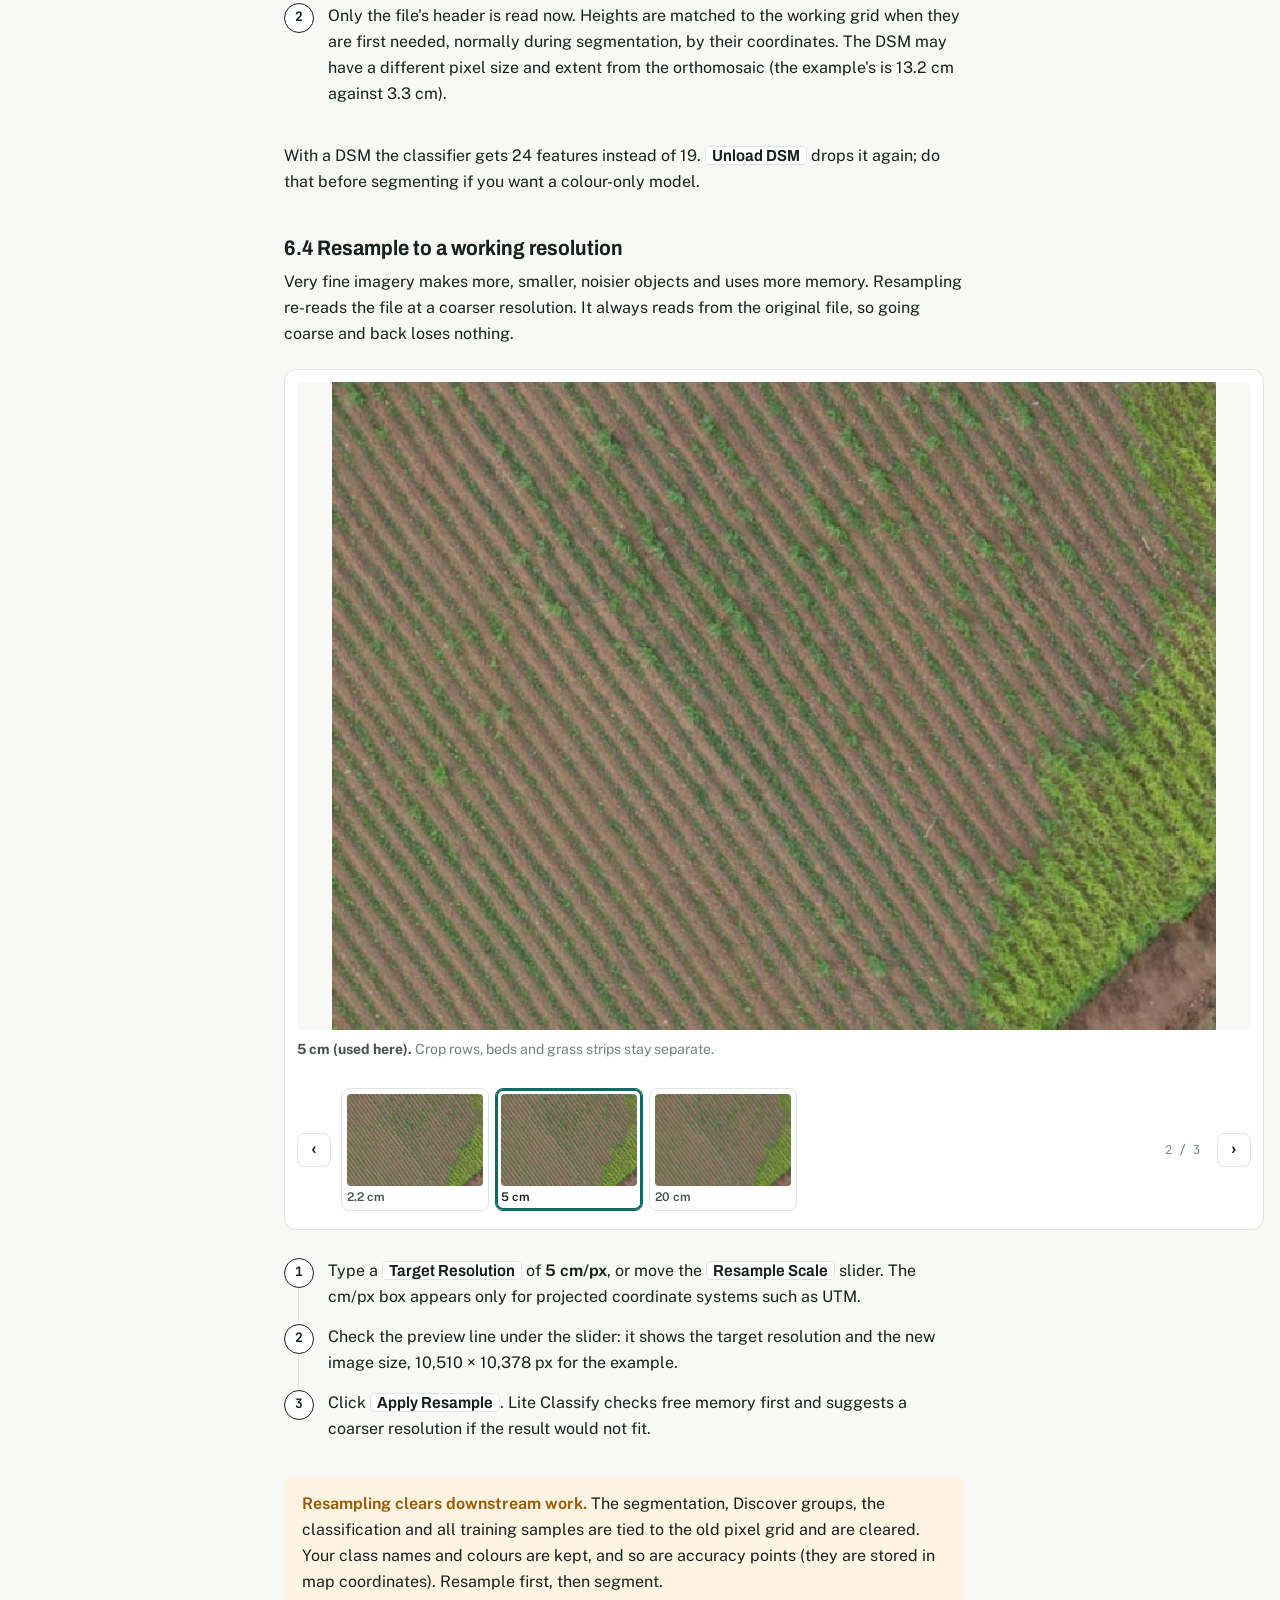
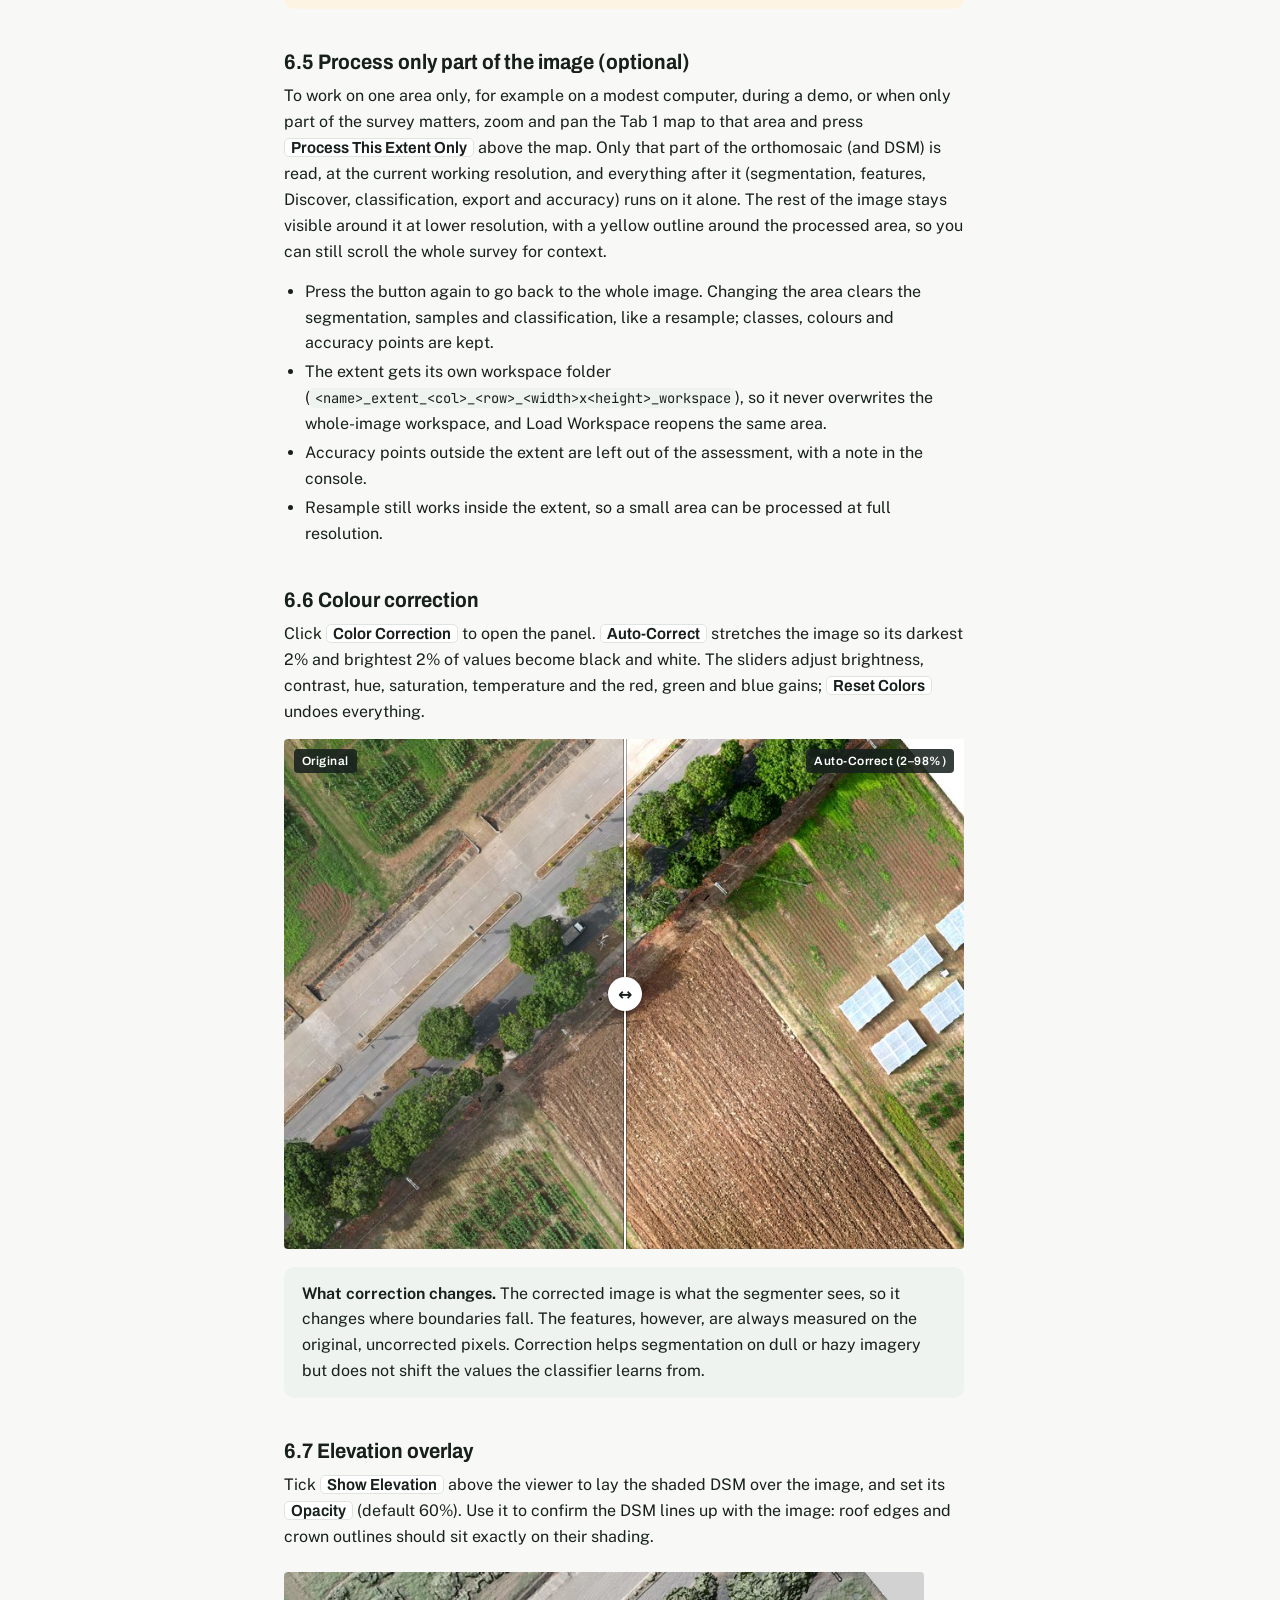
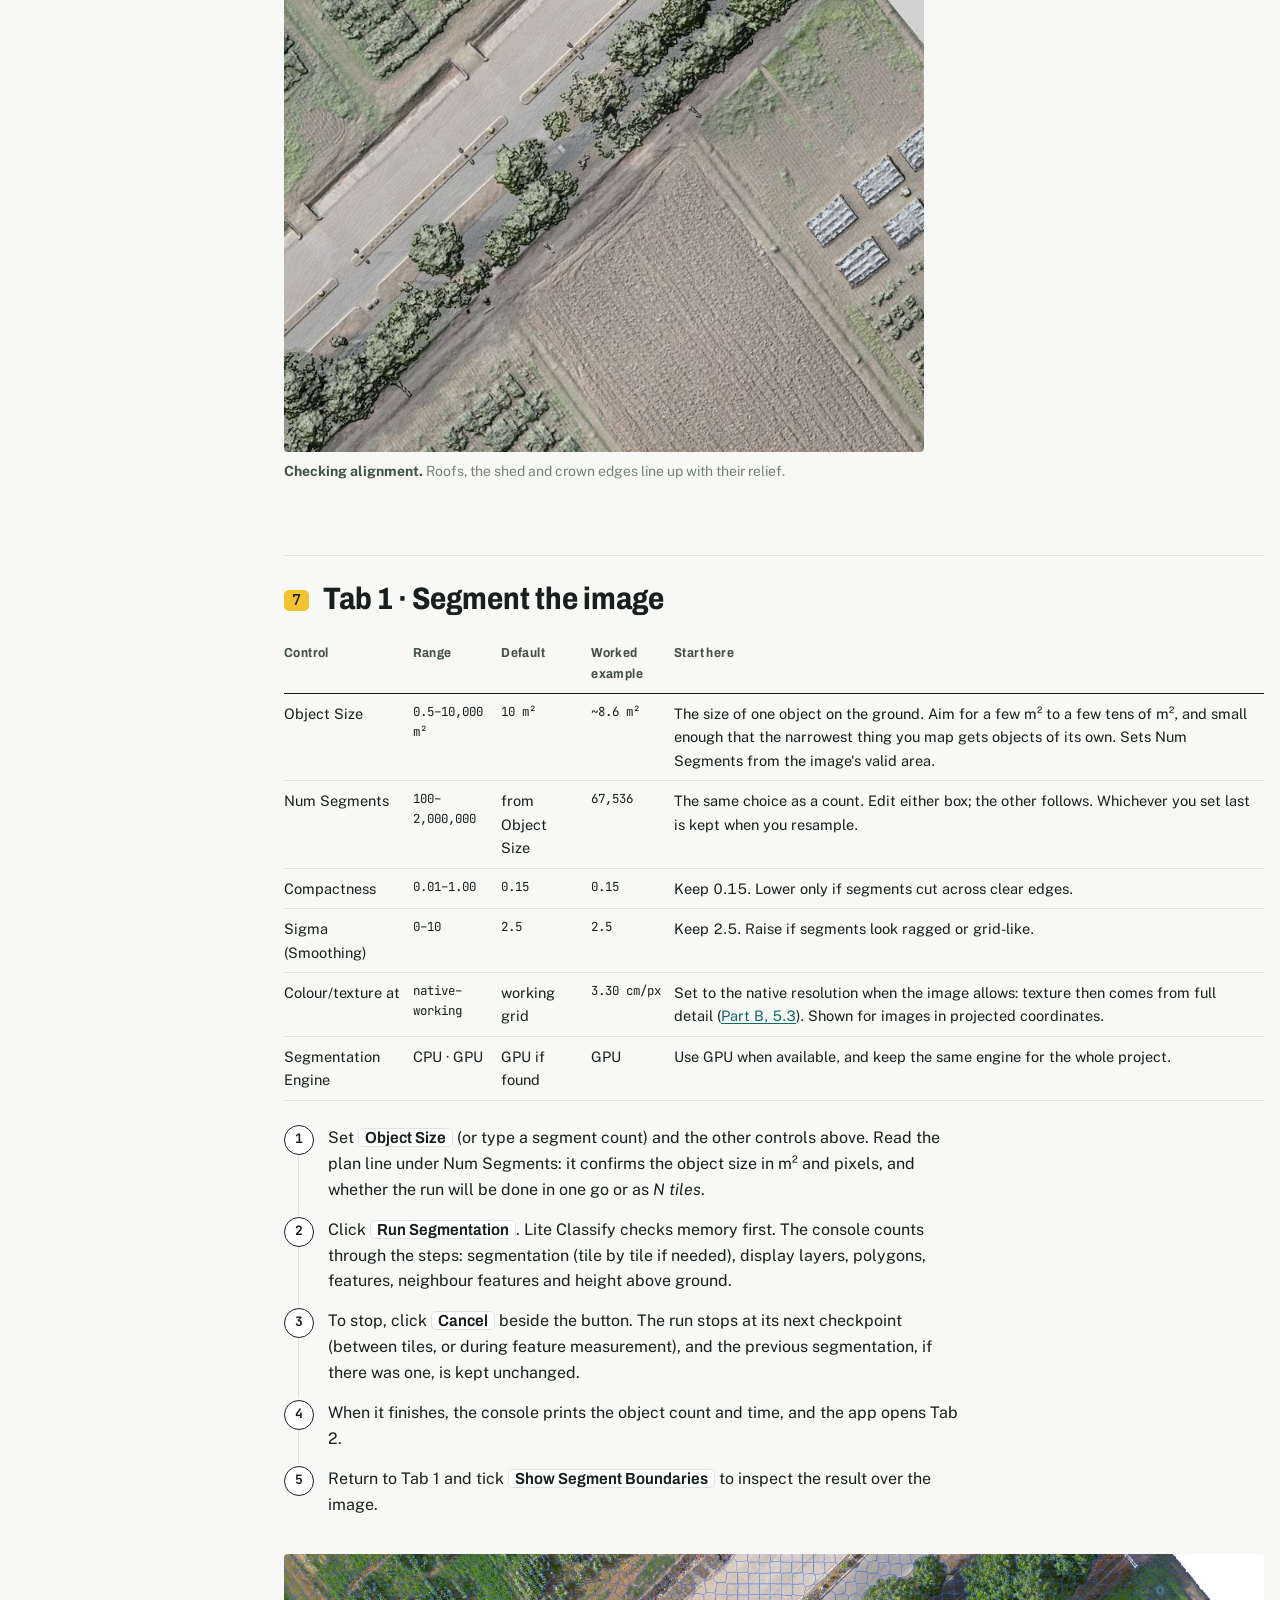
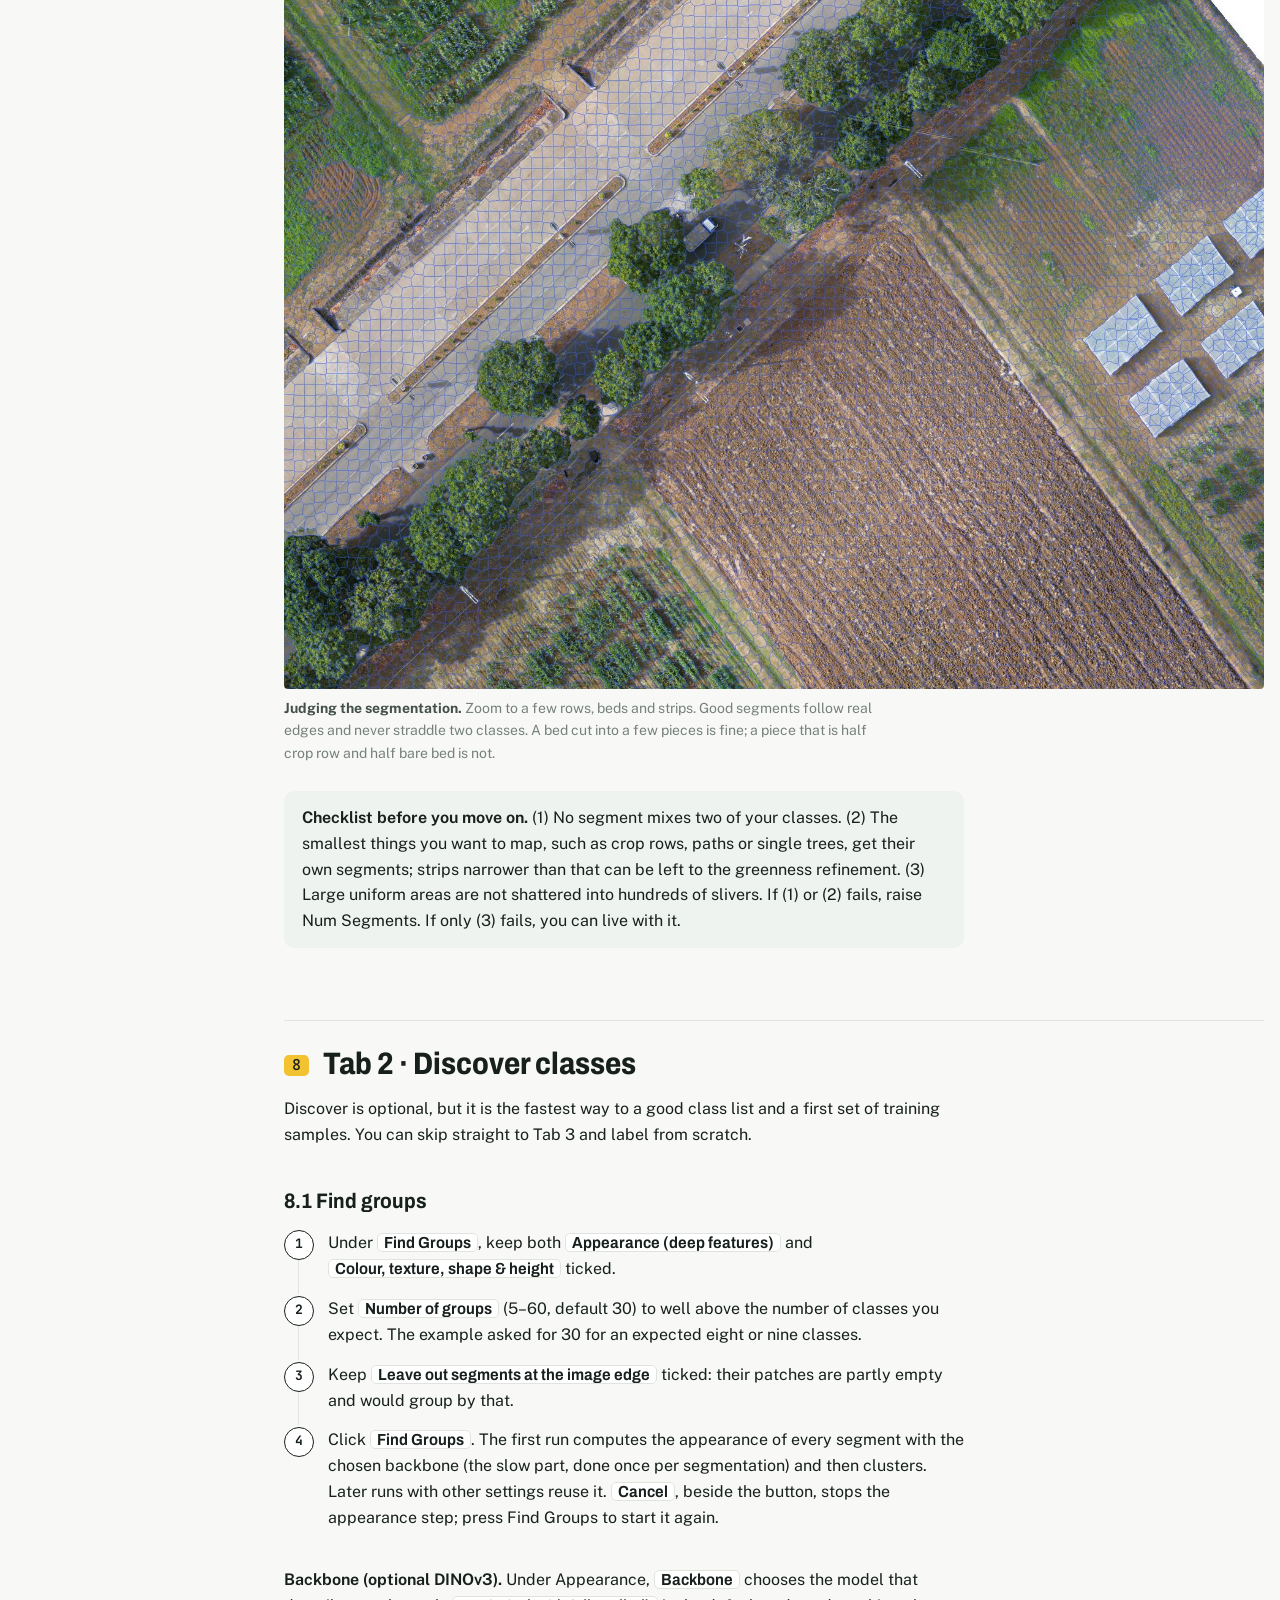
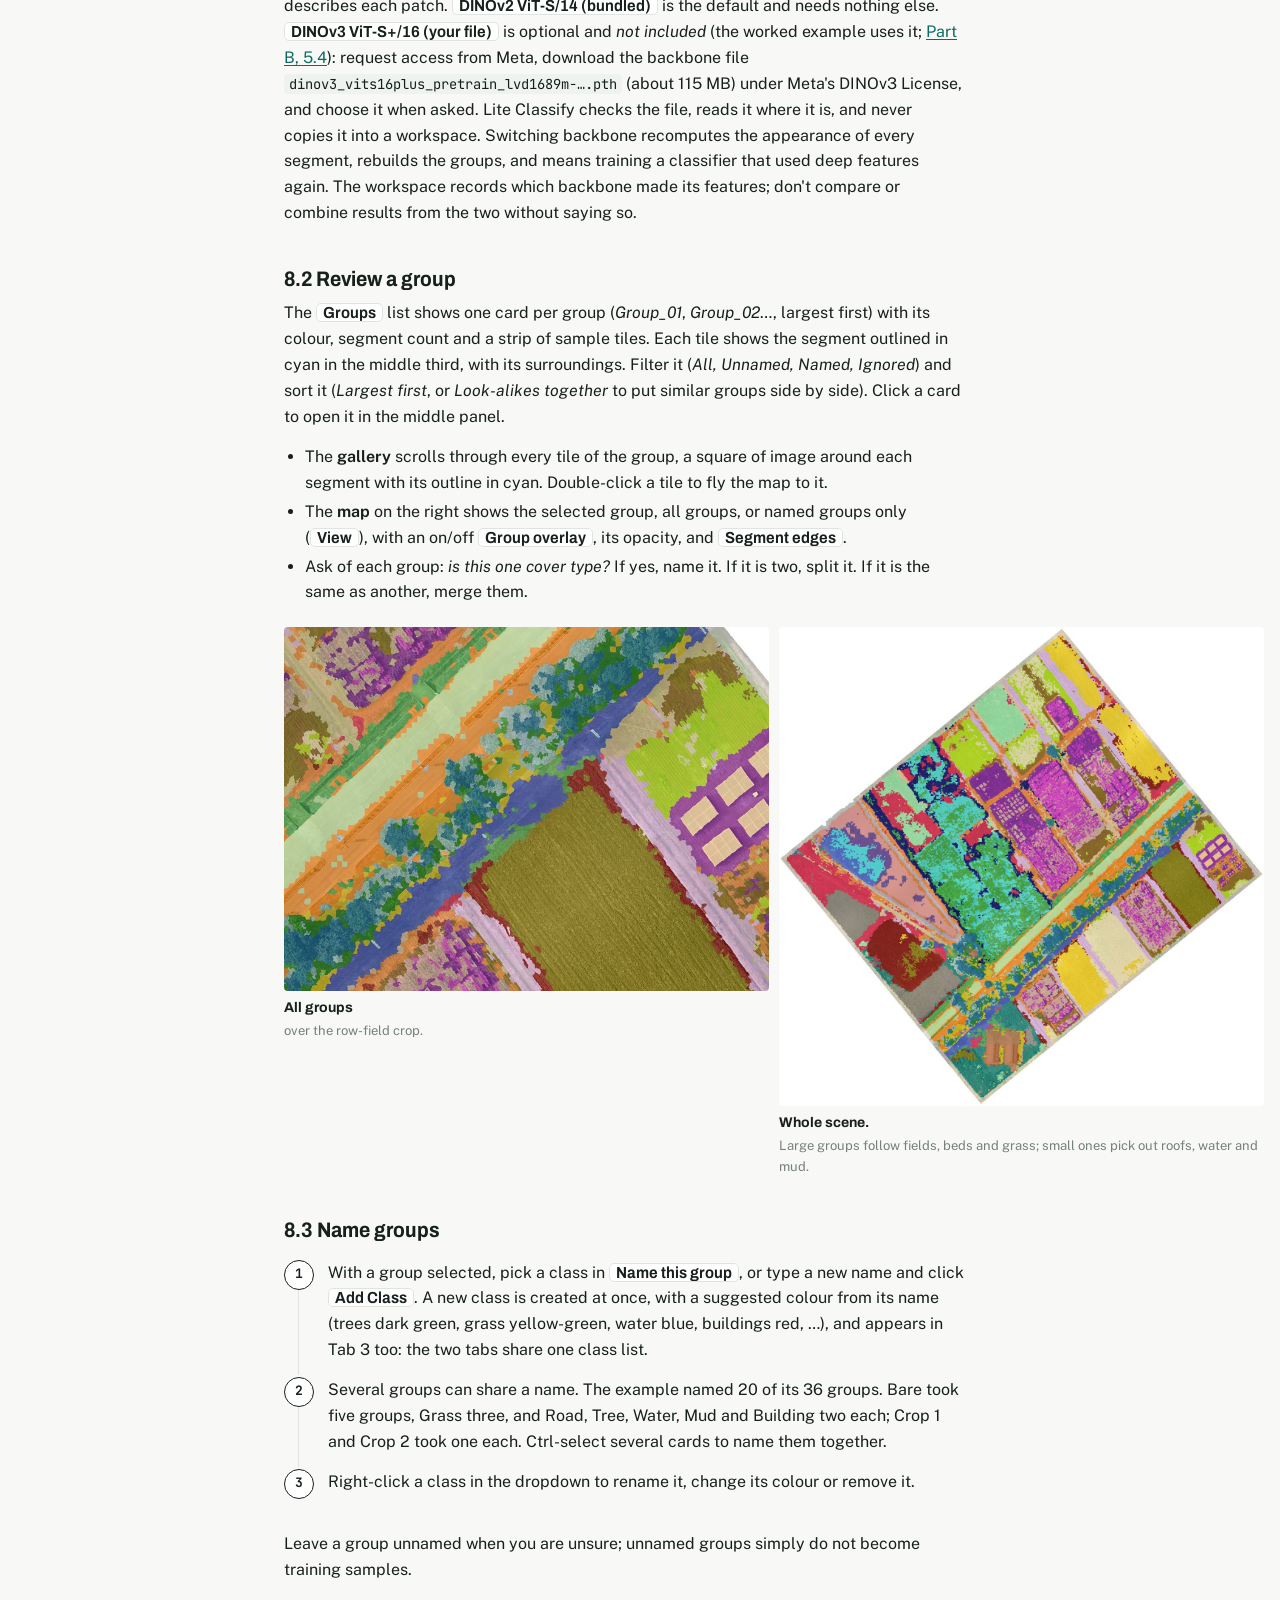
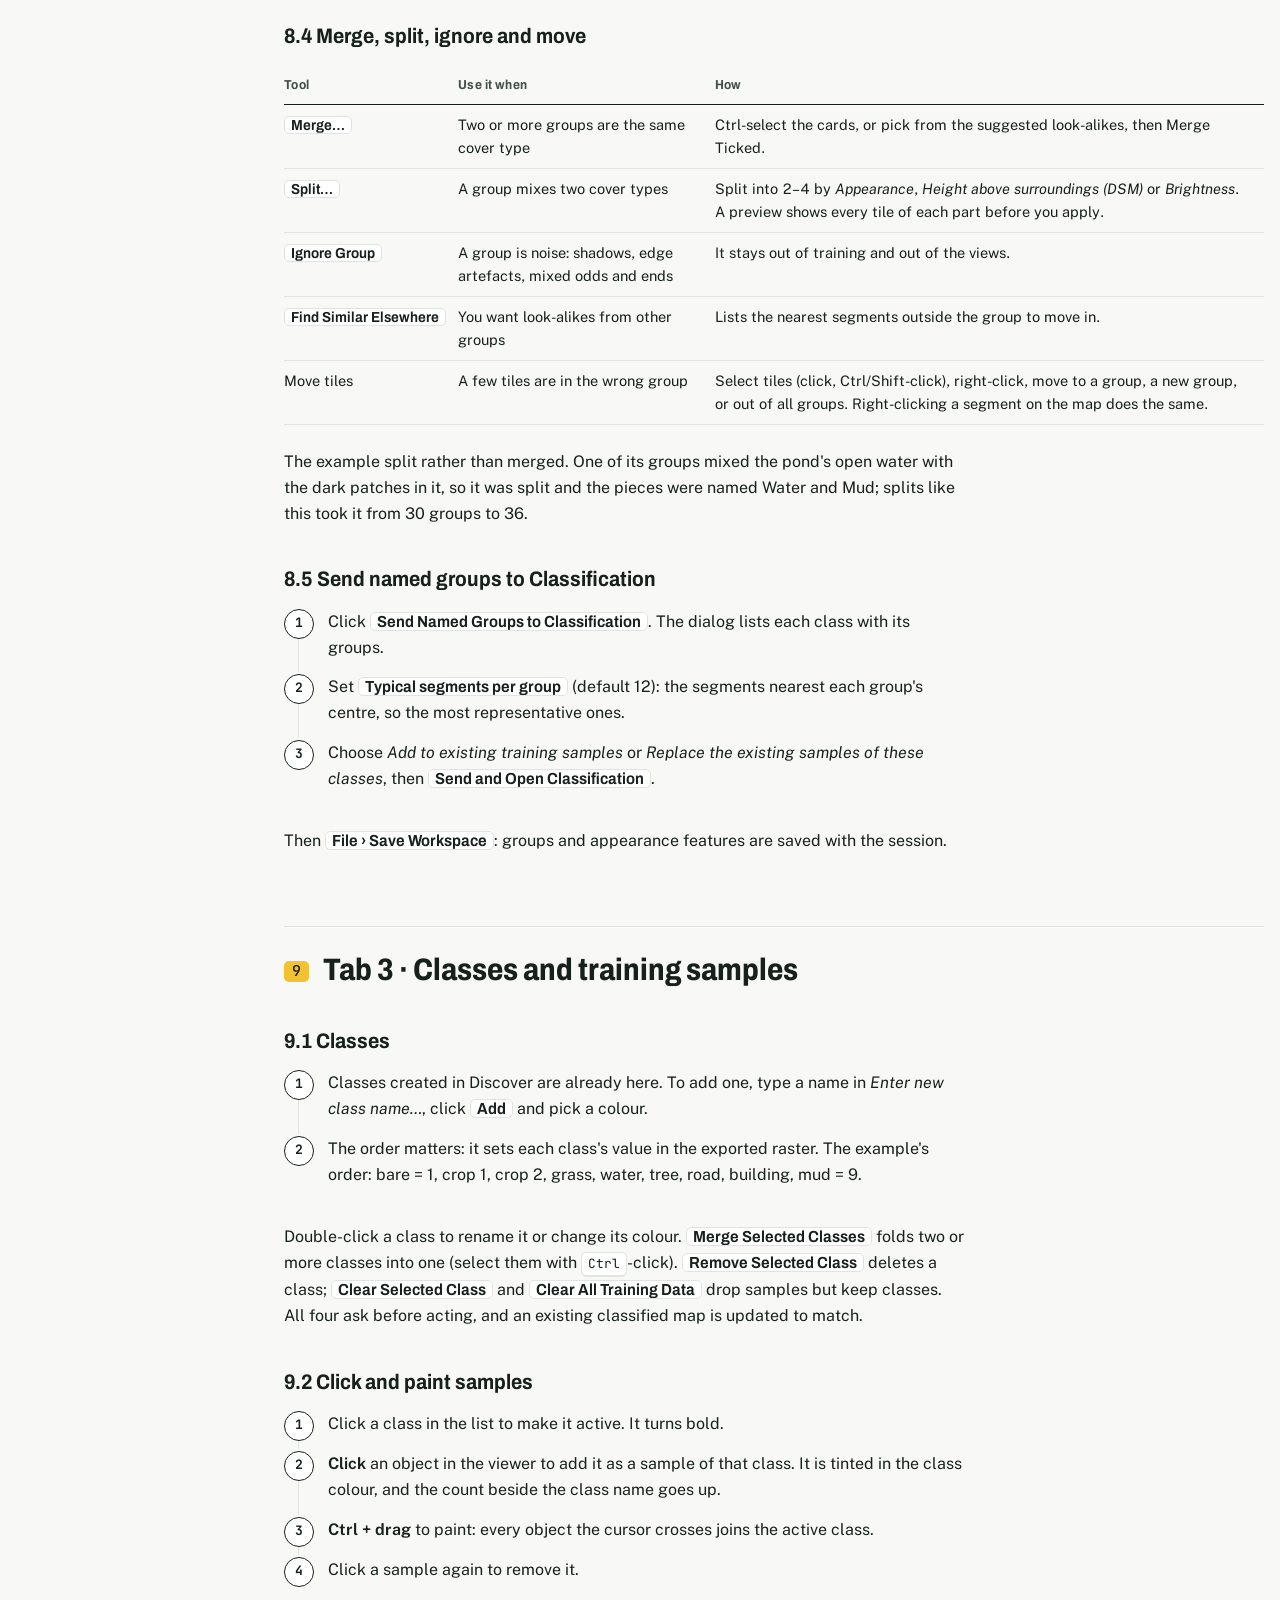
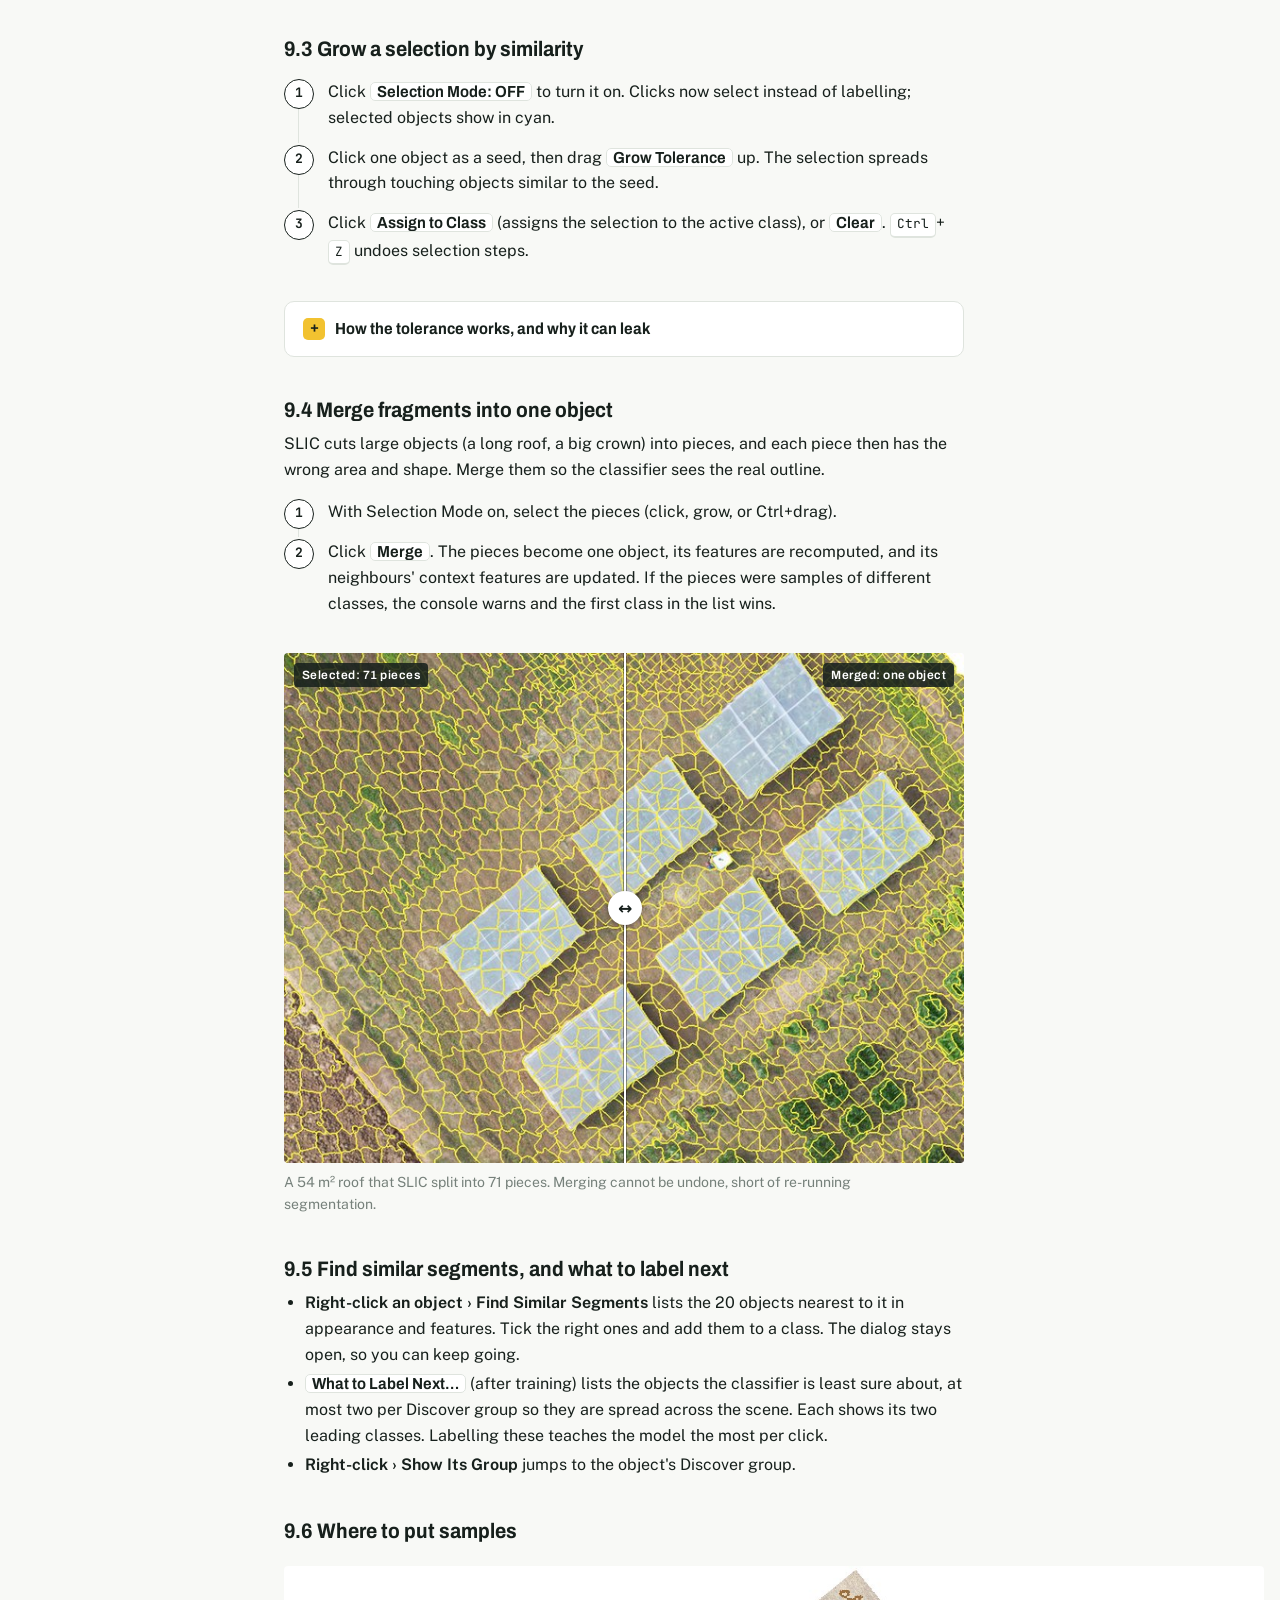
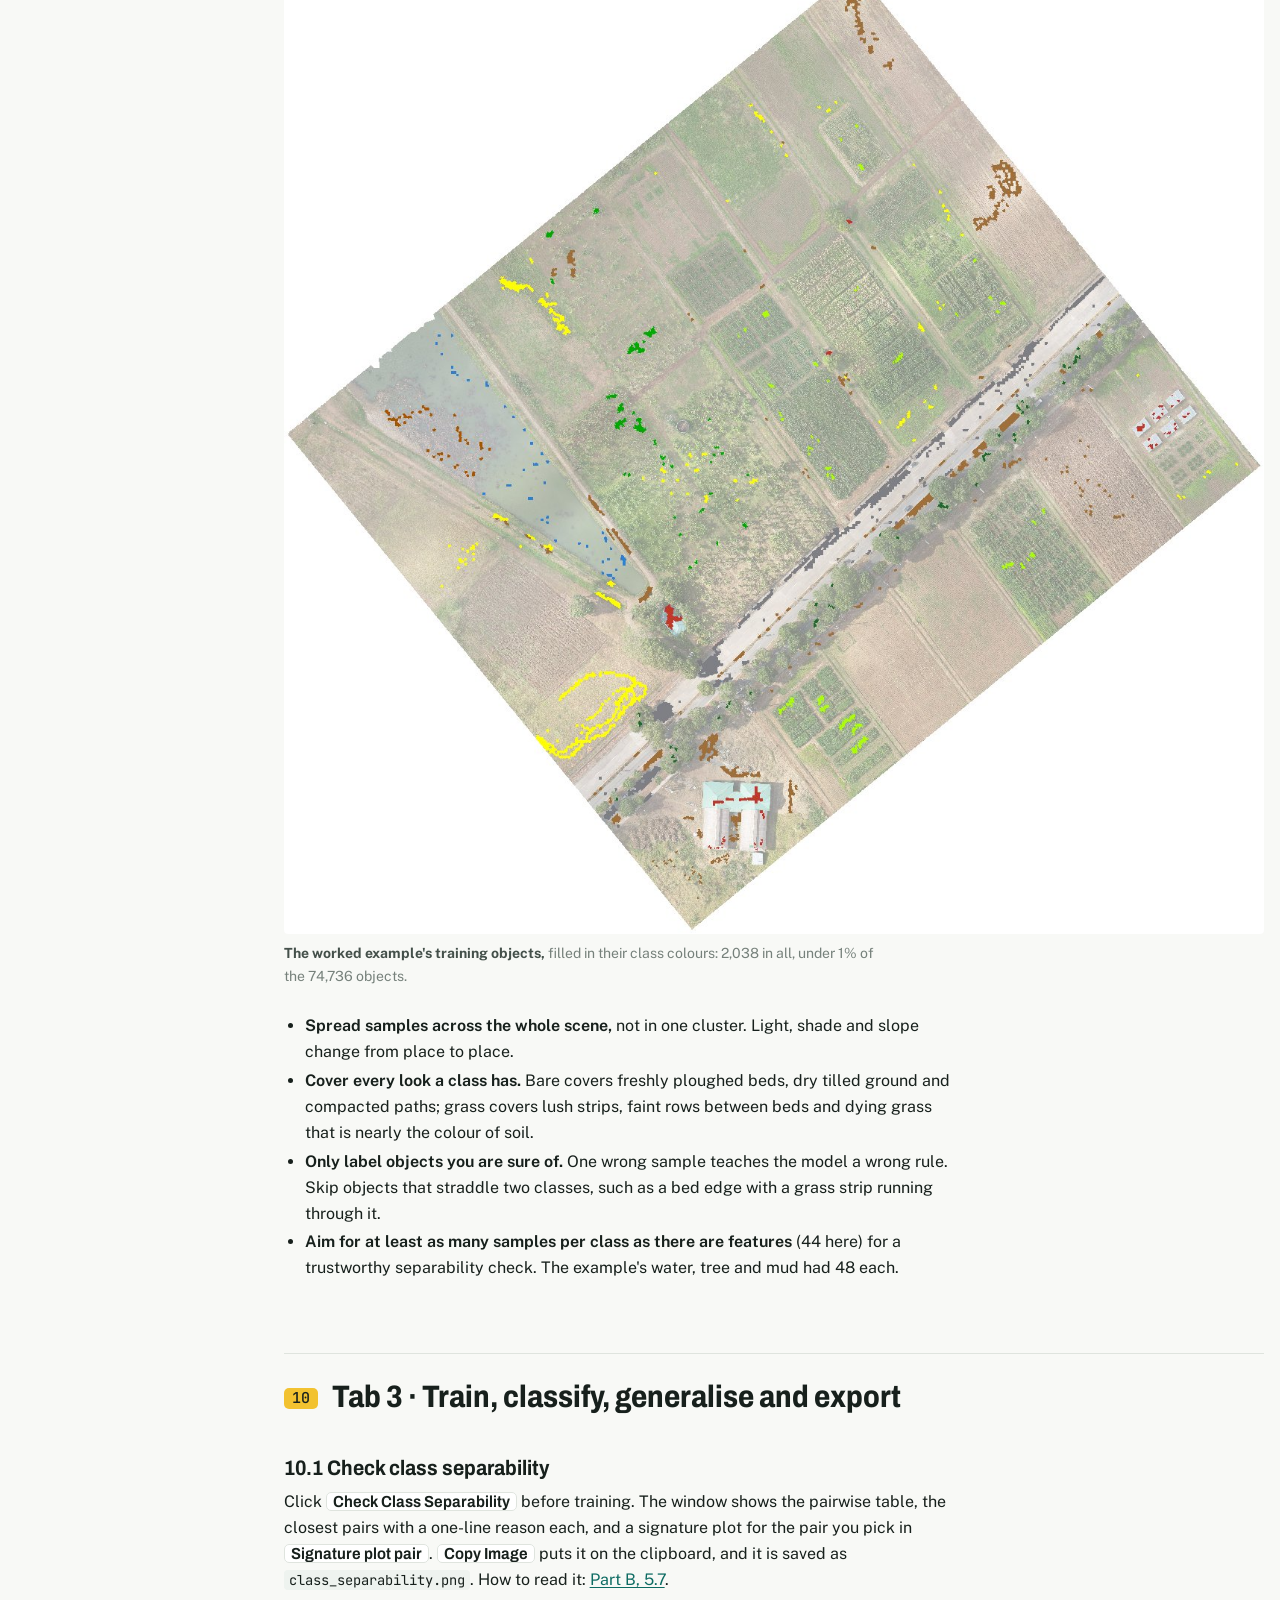
<file: docs/manual/workflow.html>
<!doctype html>
<html lang="en">
<head>
<meta charset="utf-8">
<meta name="viewport" content="width=device-width, initial-scale=1, viewport-fit=cover">
<title>Lite Classify Manual · Workflow</title>
<link rel="preconnect" href="https://fonts.googleapis.com">
<link rel="preconnect" href="https://fonts.gstatic.com" crossorigin>
<link rel="stylesheet" href="https://fonts.googleapis.com/css2?family=Archivo:wdth,wght@75..100,500..800&family=JetBrains+Mono:wght@400;500;700&family=Public+Sans:ital,wght@0,400;0,600;0,700;1,400&display=swap">
<link rel="icon" type="image/png" href="img/brand/liteclassify_64.png">
<link rel="apple-touch-icon" href="img/brand/liteclassify_180.png">
<link rel="stylesheet" href="manual.css">
</head>
<body>
<header class="topbar">
  <div class="getbar">
    <div class="getbar-in">
      <div class="getbar-id">
        <p><b>Lite Classify</b> <span>· free and open source (GPL-3.0) · Windows 10/11 (64-bit) · NVIDIA GPU optional</span></p>
        <p class="getbar-contact">Source on <a href="https://github.com/leobarua/liteclassify" target="_blank" rel="noopener" data-goatcounter-click="github-source" data-goatcounter-title="Lite Classify source on GitHub">GitHub</a><span class="sep"> · </span>Inquiries: <a href="mailto:ldbarua@gmail.com">ldbarua@gmail.com</a><span class="sep"> · </span>or DM on <a href="https://www.facebook.com/leonardo.barua" target="_blank" rel="noopener">Facebook</a></p>
      </div>
      <a class="getbar-btn" href="https://github.com/leobarua/liteclassify/releases/latest" target="_blank" rel="noopener" data-goatcounter-click="download-installers" data-goatcounter-title="Download Lite Classify installers (GitHub release)"><svg viewBox="0 0 24 24" fill="none" stroke="currentColor" stroke-width="2.4" stroke-linecap="round" stroke-linejoin="round" aria-hidden="true"><path d="M12 4v11"/><path d="M7 10l5 5 5-5"/><path d="M5 20h14"/></svg>Download</a>
    </div>
  </div>
  <div class="topbar-inner">
  <a class="brand" href="index.html"><img class="brand-mark" src="img/brand/liteclassify_64.png" alt="" width="26" height="26"><span>Lite Classify <span class="brand-sub">Manual</span></span></a>
  <nav class="parts" aria-label="Manual parts">
    <a href="index.html"><span>A</span>Getting started</a>
    <a href="concepts.html"><span>B</span>How it works</a>
    <a href="workflow.html" aria-current="page"><span>C</span>Workflow</a>
    <a href="reference.html"><span>D</span>Reference</a>
  </nav>
</div></header>

<div class="frame">
<aside class="toc" aria-label="On this page">
  <p class="toc-title">Part C · Workflow</p>
  <ol>
    <li><a href="#prepare"><span class="n">6</span>Load and prepare</a>
      <ol>
        <li><a href="#webodm">From drone photos</a></li>
        <li><a href="#load">Load the orthomosaic</a></li>
        <li><a href="#dsm">Add a DSM</a></li>
        <li><a href="#resample">Resample</a></li>
        <li><a href="#extent">Process part of the image</a></li>
        <li><a href="#color">Colour correction</a></li>
        <li><a href="#elevation">Elevation overlay</a></li>
      </ol>
    </li>
    <li><a href="#segment"><span class="n">7</span>Segment the image</a></li>
    <li><a href="#discover"><span class="n">8</span>Discover classes</a>
      <ol>
        <li><a href="#find">Find groups</a></li>
        <li><a href="#review">Review a group</a></li>
        <li><a href="#name">Name groups</a></li>
        <li><a href="#tidy">Merge, split, ignore</a></li>
        <li><a href="#send">Send to Classification</a></li>
      </ol>
    </li>
    <li><a href="#samples"><span class="n">9</span>Classes and samples</a>
      <ol>
        <li><a href="#classes">Classes</a></li>
        <li><a href="#click">Click and paint</a></li>
        <li><a href="#grow">Grow a selection</a></li>
        <li><a href="#merge">Merge fragments</a></li>
        <li><a href="#similar">Similar and uncertain</a></li>
        <li><a href="#where">Where to sample</a></li>
      </ol>
    </li>
    <li><a href="#classify"><span class="n">10</span>Train, classify, export</a>
      <ol>
        <li><a href="#sep">Check separability</a></li>
        <li><a href="#train">Train and classify</a></li>
        <li><a href="#views">Check with the views</a></li>
        <li><a href="#loop">The retraining loop</a></li>
        <li><a href="#greenness">Greenness refinement</a></li>
        <li><a href="#mmu">Minimum mapping unit</a></li>
        <li><a href="#export">Export and save</a></li>
      </ol>
    </li>
    <li><a href="#assess"><span class="n">11</span>Assess accuracy</a>
      <ol>
        <li><a href="#acc-source">Choose a source</a></li>
        <li><a href="#acc-design">Choose a design</a></li>
        <li><a href="#acc-label">Label the points</a></li>
        <li><a href="#acc-run">Run the assessment</a></li>
        <li><a href="#acc-read">Read the result</a></li>
        <li><a href="#iterations">Iterations</a></li>
      </ol>
    </li>
  </ol>
  <p class="toc-meta">Version 1.2 <span id="dl-wrap" hidden>(downloads: <span id="dl-count"></span>)</span> · Worked example: the 13.5&nbsp;ha CAFS experimental agricultural site, Los Baños, mapped into nine classes.</p>
</aside>

<main>
<section class="hero">
  <p class="eyebrow">Part C · Workflow</p>
  <h1>Workflow, tab by tab</h1>
  <p class="lead">The worked example from start to finish: every control you touch, in the order you touch it, with the settings used for the figures in this manual.</p>
</section>

<h2 id="prepare"><span class="num">6</span>Tab 1 · Load and prepare imagery</h2>

<h3 id="webodm">6.1 Start from drone photos (optional, WebODM)</h3>
<p>If you have the drone photos but no orthomosaic yet, Lite Classify can have WebODM make the orthomosaic and DSM and then load them. Lite Classify contains no photogrammetry of its own. It sends the photos to a <a href="https://www.opendronemap.org/webodm/" target="_blank" rel="noopener">WebODM</a> that you install and run yourself (free and open source, from OpenDroneMap), with one fixed set of processing settings, and downloads only the orthomosaic and the DSM. Skip this step if you already have an orthomosaic from WebODM, Metashape, Pix4D or similar software.</p>
<ol class="steps">
  <li>Install and start WebODM. Its <em>Processing Nodes</em> page must show a node online.</li>
  <li>Choose <em>Import › Orthomosaic from Drone Photos (WebODM)…</em>, or click <span class="ui">No orthomosaic yet? Process drone photos…</span> under <span class="ui">Input Data</span> on Tab 1. The WebODM window opens beside the main window; you can keep working while it runs.</li>
  <li>Under <span class="ui">Connection</span>, click <span class="ui">Find</span> to locate WebODM on this PC (the Windows app on port 29800, or Docker on port 8000), or type its address. Enter your WebODM username and password. <span class="ui">Remember me</span> keeps the password, encrypted for your Windows account, and the Connection section then starts folded.</li>
  <li>Under <span class="ui">Photos</span>, pick the <span class="ui">Photo folder</span>. The line below summarises it: the number and size of the photos, the camera, the image size, the flight height above take-off, and the ground sampling distance (GSD) estimated from them.</li>
  <li>To process only part of the flight, click <span class="ui">Choose Area</span>. A map of the photo positions opens beside the form. Drag a rectangle, or pick <span class="ui">Polygon</span>, click the corners and double-click to finish. Only photos taken inside the area are sent, and the results are cropped to it. Draw a little beyond what you need: the edges of the area are seen by fewer photos. Scroll to zoom and middle-drag to pan; right-click or <span class="ui">Use All Photos</span> clears the area. If an orthomosaic in the same UTM zone is loaded, it is drawn under the photos.</li>
  <li>Choose the <span class="ui">Quality</span>. <em>Standard</em> aligns the photos at half resolution. <em>Maximum</em> aligns at full resolution, which is much slower for little geometric gain. <span class="ui">Resolution</span> is the orthomosaic's pixel size and starts at the estimated GSD; the DSM is made at four times this.</li>
  <li><span class="ui">Save results to</span> defaults to a folder beside the photo folder, with <code>_webodm</code> added to its name. The results are <code>odm_orthophoto.tif</code> and <code>odm_dsm.tif</code>.</li>
  <li>Click <span class="ui">Start Processing</span>. Lite Classify uploads the photos, then follows WebODM's stages (aligning photos, building the dense cloud, the DSM and the orthomosaic) with a progress bar, the elapsed time and WebODM's own log. At the end it downloads the two files, checks them, removes the job from WebODM and offers to load them into Tab 1.</li>
</ol>
<figure>
  <img src="img/webodm_window.jpg" alt="The WebODM window with a photo folder chosen and the area map open, showing 217 photo positions along parallel flight lines">
  <figcaption><b>The WebODM window.</b> A 217-photo flight: the summary line gives the camera, flight height and a GSD of about 4.2 cm, which the Resolution box takes over. The map shows where each photo was taken; drawing an area there sends only the photos inside it.</figcaption>
</figure>
<div class="note"><p><strong>Long runs.</strong> A few hundred photos can take hours. You can close the WebODM window, or Lite Classify itself, while WebODM works: a button in the status bar shows the progress, and the next time Lite Classify starts it reconnects to the job (if the password was not remembered, log in and click <span class="ui">Reconnect</span>). Closing Lite Classify during the upload stops the job, because a half-uploaded job cannot be resumed. <span class="ui">Cancel</span> stops the job and removes it from WebODM. <span class="ui">Clean Up WebODM…</span> lists jobs left in WebODM's <em>Lite Classify</em> project and leftover upload files on this PC, and removes them after you confirm.</p></div>
<p class="small">No ground control points are used: positions and heights come from the photos' GPS, so the map can be shifted by a metre or so, and the DSM's absolute heights can be off by several metres. Height above ground, which the classifier uses, is not affected by a constant offset.</p>

<h3 id="load">6.2 Load the orthomosaic</h3>
<ol class="steps">
  <li>On <strong>Tab 1</strong>, under <span class="ui">Input Data</span>, click <span class="ui">Browse</span> next to <em>Orthomosaic</em> (or use <em>Import › Orthomosaic</em>) and pick the GeoTIFF. You can also paste a path and press <kbd>Enter</kbd>. A WebODM result loads here by itself when you accept the offer at the end of its run.</li>
  <li>The image fills the viewer. The line under the resample slider shows its native resolution; for the worked example, 3.304 cm/px and 32,090 × 28,875 px.</li>
  <li><strong>Very large images load at reduced resolution.</strong> Above about 400 megapixels (less if memory is short), Lite Classify reads the file straight at a coarser resolution, using the file's own overviews, instead of filling memory. The console says so, and the resample controls start at the loaded resolution. The worked example (0.93 gigapixels) loads this way.</li>
</ol>
<p class="small">Lite Classify reads the first three bands as red, green and blue, and uses the file's mask (or alpha band) to ignore empty corners of rotated mosaics. Building overviews (pyramids) in your photogrammetry software or GIS makes large files load faster.</p>

<h3 id="dsm">6.3 Add a DSM (optional, recommended)</h3>
<ol class="steps">
  <li>Click <span class="ui">Browse</span> next to <em>Elevation Model (Optional DSM)</em> and pick the surface model.</li>
  <li>Only the file's header is read now. Heights are matched to the working grid when they are first needed, normally during segmentation, by their coordinates. The DSM may have a different pixel size and extent from the orthomosaic (the example's is 13.2 cm against 3.3 cm).</li>
</ol>
<p>With a DSM the classifier gets 24 features instead of 19. <span class="ui">Unload DSM</span> drops it again; do that before segmenting if you want a colour-only model.</p>

<h3 id="resample">6.4 Resample to a working resolution</h3>
<p>Very fine imagery makes more, smaller, noisier objects and uses more memory. Resampling re-reads the file at a coarser resolution. It always reads from the original file, so going coarse and back loses nothing.</p>
<div class="gallery">
  <figure class="g-main"><img src="" alt=""><figcaption></figcaption></figure>
  <div class="g-bar">
    <button class="g-step" type="button" data-step="-1" aria-label="Previous">‹</button>
    <div class="g-thumbs" role="tablist" aria-label="Resolutions">
      <button type="button" data-thumb="img/res_native.jpg" data-src="img/res_native.jpg" data-alt="A 30 by 22 metre area at 2.2 cm" data-cap="<b>2.2 cm (native).</b> Single leaves and soil clods: too fine to segment.">2.2 cm</button>
      <button type="button" data-thumb="img/res_5cm.jpg" data-src="img/res_5cm.jpg" data-alt="The same area at 5 cm" data-cap="<b>5 cm (used here).</b> Crop rows, beds and grass strips stay separate." data-start>5 cm</button>
      <button type="button" data-thumb="img/res_20cm.jpg" data-src="img/res_20cm.jpg" data-alt="The same area at 20 cm" data-cap="<b>20 cm.</b> Rows and narrow strips blur into the beds around them.">20 cm</button>
    </div>
    <span class="g-count"></span>
    <button class="g-step" type="button" data-step="1" aria-label="Next">›</button>
  </div>
</div>
<ol class="steps">
  <li>Type a <span class="ui">Target Resolution</span> of <strong>5 cm/px</strong>, or move the <span class="ui">Resample Scale</span> slider. The cm/px box appears only for projected coordinate systems such as UTM.</li>
  <li>Check the preview line under the slider: it shows the target resolution and the new image size, 10,510 × 10,378 px for the example.</li>
  <li>Click <span class="ui">Apply Resample</span>. Lite Classify checks free memory first and suggests a coarser resolution if the result would not fit.</li>
</ol>
<div class="warn"><p><strong>Resampling clears downstream work.</strong> The segmentation, Discover groups, the classification and all training samples are tied to the old pixel grid and are cleared. Your class names and colours are kept, and so are accuracy points (they are stored in map coordinates). Resample first, then segment.</p></div>

<h3 id="extent">6.5 Process only part of the image (optional)</h3>
<p>To work on one area only, for example on a modest computer, during a demo, or when only part of the survey matters, zoom and pan the Tab 1 map to that area and press <span class="ui">Process This Extent Only</span> above the map. Only that part of the orthomosaic (and DSM) is read, at the current working resolution, and everything after it (segmentation, features, Discover, classification, export and accuracy) runs on it alone. The rest of the image stays visible around it at lower resolution, with a yellow outline around the processed area, so you can still scroll the whole survey for context.</p>
<ul>
  <li>Press the button again to go back to the whole image. Changing the area clears the segmentation, samples and classification, like a resample; classes, colours and accuracy points are kept.</li>
  <li>The extent gets its own workspace folder (<code>&lt;name&gt;_extent_&lt;col&gt;_&lt;row&gt;_&lt;width&gt;x&lt;height&gt;_workspace</code>), so it never overwrites the whole-image workspace, and Load Workspace reopens the same area.</li>
  <li>Accuracy points outside the extent are left out of the assessment, with a note in the console.</li>
  <li>Resample still works inside the extent, so a small area can be processed at full resolution.</li>
</ul>

<h3 id="color">6.6 Colour correction</h3>
<p>Click <span class="ui">Color Correction</span> to open the panel. <span class="ui">Auto-Correct</span> stretches the image so its darkest 2% and brightest 2% of values become black and white. The sliders adjust brightness, contrast, hue, saturation, temperature and the red, green and blue gains; <span class="ui">Reset Colors</span> undoes everything.</p>
<div class="compare" data-label="Compare original colour with Auto-Correct">
  <img src="img/color_before.jpg" alt="Original colours">
  <div class="top"><img src="img/color_auto.jpg" alt="After Auto-Correct"></div>
  <div class="bar"></div><span class="tag l">Original</span><span class="tag r">Auto-Correct (2–98%)</span>
</div>
<div class="note" style="margin-top:18px"><p><strong>What correction changes.</strong> The corrected image is what the segmenter sees, so it changes where boundaries fall. The features, however, are always measured on the original, uncorrected pixels. Correction helps segmentation on dull or hazy imagery but does not shift the values the classifier learns from.</p></div>

<h3 id="elevation">6.7 Elevation overlay</h3>
<p>Tick <span class="ui">Show Elevation</span> above the viewer to lay the shaded DSM over the image, and set its <span class="ui">Opacity</span> (default 60%). Use it to confirm the DSM lines up with the image: roof edges and crown outlines should sit exactly on their shading.</p>
<figure>
  <img src="img/hillshade_overlay.jpg" alt="Close-up of the shaded DSM over the image" style="max-width:min(640px,100%)">
  <figcaption><b>Checking alignment.</b> Roofs, the shed and crown edges line up with their relief.</figcaption>
</figure>

<h2 id="segment"><span class="num">7</span>Tab 1 · Segment the image</h2>
<div class="table-wrap"><table>
  <thead><tr><th>Control</th><th>Range</th><th>Default</th><th>Worked example</th><th>Start here</th></tr></thead>
  <tbody>
    <tr><td>Object Size</td><td class="mono">0.5–10,000 m²</td><td class="mono">10 m²</td><td class="mono">~8.6 m²</td><td>The size of one object on the ground. Aim for a few m² to a few tens of m², and small enough that the narrowest thing you map gets objects of its own. Sets Num Segments from the image's valid area.</td></tr>
    <tr><td>Num Segments</td><td class="mono">100–2,000,000</td><td>from Object Size</td><td class="mono">67,536</td><td>The same choice as a count. Edit either box; the other follows. Whichever you set last is kept when you resample.</td></tr>
    <tr><td>Compactness</td><td class="mono">0.01–1.00</td><td class="mono">0.15</td><td class="mono">0.15</td><td>Keep 0.15. Lower only if segments cut across clear edges.</td></tr>
    <tr><td>Sigma (Smoothing)</td><td class="mono">0–10</td><td class="mono">2.5</td><td class="mono">2.5</td><td>Keep 2.5. Raise if segments look ragged or grid-like.</td></tr>
    <tr><td>Colour/texture at</td><td class="mono">native–working</td><td>working grid</td><td class="mono">3.30 cm/px</td><td>Set to the native resolution when the image allows: texture then comes from full detail (<a href="concepts.html#feature-res">Part B, 5.3</a>). Shown for images in projected coordinates.</td></tr>
    <tr><td>Segmentation Engine</td><td>CPU · GPU</td><td>GPU if found</td><td>GPU</td><td>Use GPU when available, and keep the same engine for the whole project.</td></tr>
  </tbody>
</table></div>
<ol class="steps">
  <li>Set <span class="ui">Object Size</span> (or type a segment count) and the other controls above. Read the plan line under Num Segments: it confirms the object size in m² and pixels, and whether the run will be done in one go or as <em>N tiles</em>.</li>
  <li>Click <span class="ui">Run Segmentation</span>. Lite Classify checks memory first. The console counts through the steps: segmentation (tile by tile if needed), display layers, polygons, features, neighbour features and height above ground.</li>
  <li>To stop, click <span class="ui">Cancel</span> beside the button. The run stops at its next checkpoint (between tiles, or during feature measurement), and the previous segmentation, if there was one, is kept unchanged.</li>
  <li>When it finishes, the console prints the object count and time, and the app opens Tab 2.</li>
  <li>Return to Tab 1 and tick <span class="ui">Show Segment Boundaries</span> to inspect the result over the image.</li>
</ol>
<figure>
  <img src="img/view_raw_borders.jpg" alt="Segment boundaries over the row-field crop">
  <figcaption><b>Judging the segmentation.</b> Zoom to a few rows, beds and strips. Good segments follow real edges and never straddle two classes. A bed cut into a few pieces is fine; a piece that is half crop row and half bare bed is not.</figcaption>
</figure>
<div class="note"><p><strong>Checklist before you move on.</strong> (1) No segment mixes two of your classes. (2) The smallest things you want to map, such as crop rows, paths or single trees, get their own segments; strips narrower than that can be left to the greenness refinement. (3) Large uniform areas are not shattered into hundreds of slivers. If (1) or (2) fails, raise Num Segments. If only (3) fails, you can live with it.</p></div>

<h2 id="discover"><span class="num">8</span>Tab 2 · Discover classes</h2>
<p>Discover is optional, but it is the fastest way to a good class list and a first set of training samples. You can skip straight to Tab 3 and label from scratch.</p>

<h3 id="find">8.1 Find groups</h3>
<ol class="steps">
  <li>Under <span class="ui">Find Groups</span>, keep both <span class="ui">Appearance (deep features)</span> and <span class="ui">Colour, texture, shape &amp; height</span> ticked.</li>
  <li>Set <span class="ui">Number of groups</span> (5–60, default 30) to well above the number of classes you expect. The example asked for <span data-d="discover.requested"></span> for an expected eight or nine classes.</li>
  <li>Keep <span class="ui">Leave out segments at the image edge</span> ticked: their patches are partly empty and would group by that.</li>
  <li>Click <span class="ui">Find Groups</span>. The first run computes the appearance of every segment with the chosen backbone (the slow part, done once per segmentation) and then clusters. Later runs with other settings reuse it. <span class="ui">Cancel</span>, beside the button, stops the appearance step; press Find Groups to start it again.</li>
</ol>
<p><strong>Backbone (optional DINOv3).</strong> Under Appearance, <span class="ui">Backbone</span> chooses the model that describes each patch. <span class="ui">DINOv2 ViT-S/14 (bundled)</span> is the default and needs nothing else. <span class="ui">DINOv3 ViT-S+/16 (your file)</span> is optional and <em>not included</em> (the worked example uses it; <a href="concepts.html#dinov3">Part B, 5.4</a>): request access from Meta, download the backbone file <code>dinov3_vits16plus_pretrain_lvd1689m-….pth</code> (about 115 MB) under Meta's DINOv3 License, and choose it when asked. Lite Classify checks the file, reads it where it is, and never copies it into a workspace. Switching backbone recomputes the appearance of every segment, rebuilds the groups, and means training a classifier that used deep features again. The workspace records which backbone made its features; don't compare or combine results from the two without saying so.</p>

<h3 id="review">8.2 Review a group</h3>
<p>The <span class="ui">Groups</span> list shows one card per group (<em>Group_01</em>, <em>Group_02</em>…, largest first) with its colour, segment count and a strip of sample tiles. Each tile shows the segment outlined in cyan in the middle third, with its surroundings. Filter it (<em>All, Unnamed, Named, Ignored</em>) and sort it (<em>Largest first</em>, or <em>Look-alikes together</em> to put similar groups side by side). Click a card to open it in the middle panel.</p>
<ul>
  <li>The <strong>gallery</strong> scrolls through every tile of the group, a square of image around each segment with its outline in cyan. Double-click a tile to fly the map to it.</li>
  <li>The <strong>map</strong> on the right shows the selected group, all groups, or named groups only (<span class="ui">View</span>), with an on/off <span class="ui">Group overlay</span>, its opacity, and <span class="ui">Segment edges</span>.</li>
  <li>Ask of each group: <em>is this one cover type?</em> If yes, name it. If it is two, split it. If it is the same as another, merge them.</li>
</ul>
<div class="strip c2">
  <figure><img src="img/disc_groups_crop.jpg" alt="Group colours over the row-field crop"><figcaption><b>All groups</b> over the row-field crop.</figcaption></figure>
  <figure><img src="img/disc_groups_scene.jpg" alt="Groups over the whole survey"><figcaption><b>Whole scene.</b> Large groups follow fields, beds and grass; small ones pick out roofs, water and mud.</figcaption></figure>
</div>

<h3 id="name">8.3 Name groups</h3>
<ol class="steps">
  <li>With a group selected, pick a class in <span class="ui">Name this group</span>, or type a new name and click <span class="ui">Add Class</span>. A new class is created at once, with a suggested colour from its name (trees dark green, grass yellow-green, water blue, buildings red, …), and appears in Tab 3 too: the two tabs share one class list.</li>
  <li>Several groups can share a name. The example named <span data-d="discover.named"></span> of its <span data-d="discover.groups"></span> groups. Bare took five groups, Grass three, and Road, Tree, Water, Mud and Building two each; Crop 1 and Crop 2 took one each. Ctrl-select several cards to name them together.</li>
  <li>Right-click a class in the dropdown to rename it, change its colour or remove it.</li>
</ol>
<p>Leave a group unnamed when you are unsure; unnamed groups simply do not become training samples.</p>

<h3 id="tidy">8.4 Merge, split, ignore and move</h3>
<div class="table-wrap"><table>
  <thead><tr><th>Tool</th><th>Use it when</th><th>How</th></tr></thead>
  <tbody>
    <tr><td><span class="ui">Merge…</span></td><td>Two or more groups are the same cover type</td><td>Ctrl-select the cards, or pick from the suggested look-alikes, then Merge Ticked.</td></tr>
    <tr><td><span class="ui">Split…</span></td><td>A group mixes two cover types</td><td>Split into 2–4 by <em>Appearance</em>, <em>Height above surroundings (DSM)</em> or <em>Brightness</em>. A preview shows every tile of each part before you apply.</td></tr>
    <tr><td><span class="ui">Ignore Group</span></td><td>A group is noise: shadows, edge artefacts, mixed odds and ends</td><td>It stays out of training and out of the views.</td></tr>
    <tr><td><span class="ui">Find Similar Elsewhere</span></td><td>You want look-alikes from other groups</td><td>Lists the nearest segments outside the group to move in.</td></tr>
    <tr><td>Move tiles</td><td>A few tiles are in the wrong group</td><td>Select tiles (click, Ctrl/Shift-click), right-click, move to a group, a new group, or out of all groups. Right-clicking a segment on the map does the same.</td></tr>
  </tbody>
</table></div>
<p>The example split rather than merged. One of its groups mixed the pond's open water with the dark patches in it, so it was split and the pieces were named Water and Mud; splits like this took it from <span data-d="discover.requested"></span> groups to <span data-d="discover.groups"></span>.</p>

<h3 id="send">8.5 Send named groups to Classification</h3>
<ol class="steps">
  <li>Click <span class="ui">Send Named Groups to Classification</span>. The dialog lists each class with its groups.</li>
  <li>Set <span class="ui">Typical segments per group</span> (default 12): the segments nearest each group's centre, so the most representative ones.</li>
  <li>Choose <em>Add to existing training samples</em> or <em>Replace the existing samples of these classes</em>, then <span class="ui">Send and Open Classification</span>.</li>
</ol>
<p>Then <span class="ui">File › Save Workspace</span>: groups and appearance features are saved with the session.</p>

<h2 id="samples"><span class="num">9</span>Tab 3 · Classes and training samples</h2>

<h3 id="classes">9.1 Classes</h3>
<ol class="steps">
  <li>Classes created in Discover are already here. To add one, type a name in <em>Enter new class name…</em>, click <span class="ui">Add</span> and pick a colour.</li>
  <li>The order matters: it sets each class's value in the exported raster. The example's order: bare = 1, crop 1, crop 2, grass, water, tree, road, building, mud = 9.</li>
</ol>
<p>Double-click a class to rename it or change its colour. <span class="ui">Merge Selected Classes</span> folds two or more classes into one (select them with <kbd>Ctrl</kbd>-click). <span class="ui">Remove Selected Class</span> deletes a class; <span class="ui">Clear Selected Class</span> and <span class="ui">Clear All Training Data</span> drop samples but keep classes. All four ask before acting, and an existing classified map is updated to match.</p>

<h3 id="click">9.2 Click and paint samples</h3>
<ol class="steps">
  <li>Click a class in the list to make it active. It turns bold.</li>
  <li><strong>Click</strong> an object in the viewer to add it as a sample of that class. It is tinted in the class colour, and the count beside the class name goes up.</li>
  <li><strong>Ctrl + drag</strong> to paint: every object the cursor crosses joins the active class.</li>
  <li>Click a sample again to remove it.</li>
</ol>

<h3 id="grow">9.3 Grow a selection by similarity</h3>
<ol class="steps">
  <li>Click <span class="ui">Selection Mode: OFF</span> to turn it on. Clicks now select instead of labelling; selected objects show in cyan.</li>
  <li>Click one object as a seed, then drag <span class="ui">Grow Tolerance</span> up. The selection spreads through touching objects similar to the seed.</li>
  <li>Click <span class="ui">Assign to Class</span> (assigns the selection to the active class), or <span class="ui">Clear</span>. <kbd>Ctrl</kbd>+<kbd>Z</kbd> undoes selection steps.</li>
</ol>
<details class="why"><summary>How the tolerance works, and why it can leak</summary>
<p>Similarity uses six features: mean red, green, blue and brightness, GLCM contrast and homogeneity. Each is divided by its spread across the whole scene, and a neighbour joins if its distance to the seed's average is within <em>tolerance</em> × √6. Growth spreads through any touching object that passes, so a high tolerance can cross into different-looking ground. Start low and raise it in small steps.</p>
</details>

<h3 id="merge">9.4 Merge fragments into one object</h3>
<p>SLIC cuts large objects (a long roof, a big crown) into pieces, and each piece then has the wrong area and shape. Merge them so the classifier sees the real outline.</p>
<ol class="steps">
  <li>With Selection Mode on, select the pieces (click, grow, or Ctrl+drag).</li>
  <li>Click <span class="ui">Merge</span>. The pieces become one object, its features are recomputed, and its neighbours' context features are updated. If the pieces were samples of different classes, the console warns and the first class in the list wins.</li>
</ol>
<div class="compare" data-label="Compare a roof before and after merging">
  <img src="img/merge_before.jpg" alt="A long roof split into many segments, selected in cyan">
  <div class="top"><img src="img/merge_after.jpg" alt="The same roof as a single merged object"></div>
  <div class="bar"></div><span class="tag l">Selected: <span data-d="merge.pieces"></span> pieces</span><span class="tag r">Merged: one object</span>
</div>
<p class="caption" style="margin-top:8px">A <span data-d="merge.area_m2" data-fmt="f0"></span> m² roof that SLIC split into <span data-d="merge.pieces"></span> pieces. Merging cannot be undone, short of re-running segmentation.</p>

<h3 id="similar">9.5 Find similar segments, and what to label next</h3>
<ul>
  <li><strong>Right-click an object › Find Similar Segments</strong> lists the 20 objects nearest to it in appearance and features. Tick the right ones and add them to a class. The dialog stays open, so you can keep going.</li>
  <li><strong><span class="ui">What to Label Next…</span></strong> (after training) lists the objects the classifier is least sure about, at most two per Discover group so they are spread across the scene. Each shows its two leading classes. Labelling these teaches the model the most per click.</li>
  <li><strong>Right-click › Show Its Group</strong> jumps to the object's Discover group.</li>
</ul>

<h3 id="where">9.6 Where to put samples</h3>
<figure>
  <img src="img/training_samples.jpg" alt="The survey with every training object filled in its class colour">
  <figcaption><b>The worked example's training objects,</b> filled in their class colours: <span data-d="training.total" data-fmt="int"></span> in all, under 1% of the <span data-d="segmentation.segments" data-fmt="int"></span> objects.</figcaption>
</figure>
<ul>
  <li><strong>Spread samples across the whole scene,</strong> not in one cluster. Light, shade and slope change from place to place.</li>
  <li><strong>Cover every look a class has.</strong> Bare covers freshly ploughed beds, dry tilled ground and compacted paths; grass covers lush strips, faint rows between beds and dying grass that is nearly the colour of soil.</li>
  <li><strong>Only label objects you are sure of.</strong> One wrong sample teaches the model a wrong rule. Skip objects that straddle two classes, such as a bed edge with a grass strip running through it.</li>
  <li><strong>Aim for at least as many samples per class as there are features</strong> (44 here) for a trustworthy separability check. The example's water, tree and mud had 48 each.</li>
</ul>

<h2 id="classify"><span class="num">10</span>Tab 3 · Train, classify, generalise and export</h2>

<h3 id="sep">10.1 Check class separability</h3>
<p>Click <span class="ui">Check Class Separability</span> before training. The window shows the pairwise table, the closest pairs with a one-line reason each, and a signature plot for the pair you pick in <span class="ui">Signature plot pair</span>. <span class="ui">Copy Image</span> puts it on the clipboard, and it is saved as <code>class_separability.png</code>. How to read it: <a href="concepts.html#separability">Part B, 5.7</a>.</p>

<h3 id="train">10.2 Train and classify</h3>
<ol class="steps">
  <li>Tick <span class="ui">Use deep appearance features</span> to give the classifier the 20 appearance components as well (needs Find Groups with Appearance run once). The example used it, with the DINOv3 backbone: 44 features.</li>
  <li>Click <span class="ui">Train Classifier</span>. You need samples in at least two classes. The console lists every feature used and the number of samples.</li>
  <li>Click <span class="ui">Classify All Segments</span>. Every object gets a class within seconds, the sieve is applied, and the view switches to the classified map.</li>
</ol>

<h3 id="views">10.3 Check with the views</h3>
<p>In <span class="ui">Map View</span>, <span class="ui">Show</span> picks one of three views: <span class="ui">Ortho</span> (the image alone), <span class="ui">Segments</span> (objects in their mean colour) and <span class="ui">Classified</span> (the map, available after classifying). Two switches work in every view: <span class="ui">Training samples</span> and <span class="ui">Segment boundaries</span>. The opacity slider and switch fade the segments or classes over the image; the mode is <em>Normal</em> (plain transparency, at 100% the flat map, the default) or <em>Multiply</em> (tints the image and keeps its texture). Flip between them often: errors that hide in one view jump out in another.</p>
<p>Drag across each pair below to compare the image with the worked example's map, at five places in the survey:</p>
<div class="cgallery">
  <div class="compare" data-label="Compare orthomosaic and classified map">
    <img src="" alt="">
    <div class="top"><img src="" alt=""></div>
    <div class="bar"></div><span class="tag l">Orthomosaic</span><span class="tag r">Classified</span>
  </div>
  <p class="cg-cap"></p>
  <div class="g-thumbs" role="tablist" aria-label="Locations">
    <button type="button" data-thumb="img/view_raw.jpg" data-before="img/view_raw.jpg" data-after="img/view_classified.png" data-alt-before="Fields beside the road, true colour" data-alt-after="Fields beside the road, classified" data-cap="<b>Fields by Pili Drive.</b> Pili Drive and its tree line run diagonally between crop plots and a ploughed field; greenhouses stand at the right. Green rows in the plots come from the greenness refinement.">Fields</button>
    <button type="button" data-thumb="img/view_raw_ditch.jpg" data-before="img/view_raw_ditch.jpg" data-after="img/view_classified_ditch.png" data-alt-before="Ditch beside a ploughed field, true colour" data-alt-after="Ditch beside a ploughed field, classified" data-cap="<b>Ditch-side strips.</b> Narrow green rows in a ploughed field and the strips along its edge, recovered by the greenness refinement.">Ditch</button>
    <button type="button" data-thumb="img/view_raw_dying.jpg" data-before="img/view_raw_dying.jpg" data-after="img/view_classified_dying.png" data-alt-before="Dying grass in the south-west, true colour" data-alt-after="Dying grass in the south-west, classified" data-cap="<b>Dying grass, south-west.</b> Tan grass that is nearly the colour of soil keeps a faint green tinge; kept whole as grass by the refinement's default mode.">Dying grass</button>
    <button type="button" data-thumb="img/view_raw_buildings.jpg" data-before="img/view_raw_buildings.jpg" data-after="img/view_classified_buildings.png" data-alt-before="The main building and yard, true colour" data-alt-after="The main building and yard, classified" data-cap="<b>The main building.</b> Its roofs against the bare and grassy yard.">Buildings</button>
    <button type="button" data-thumb="img/view_raw_pond.jpg" data-before="img/view_raw_pond.jpg" data-after="img/view_classified_pond.png" data-alt-before="The pond and its banks, true colour" data-alt-after="The pond and its banks, classified" data-cap="<b>The pond.</b> Open water, the dark patches mapped as Mud, and the grass and bare ground along the bank.">Pond</button>
  </div>
</div>

<h3 id="loop">10.4 The retraining loop</h3>
<p>Retraining is the core of the method. <a href="concepts.html#retraining">Part B, 5.8</a> replays it on the example's own labels.</p>
<ol class="steps">
  <li><strong>Scan the whole map</strong> in the Classified view at 50–70% opacity (Multiply). Note each <em>kind</em> of error: "faint grass rows read as bare", "dry mud read as bare", "young crop read as grass".</li>
  <li><strong>Add a few correct samples of each kind</strong>, in different parts of the scene. Use What to Label Next for the cases the model itself is unsure about.</li>
  <li><strong>Train Classifier</strong>, then <strong>Classify All Segments</strong> again. All samples, old and new, are used.</li>
  <li><strong>Repeat</strong> until a round changes little. Then measure on Tab 4 instead of judging by eye.</li>
</ol>

<h3 id="greenness">10.5 Refine two classes by greenness (optional)</h3>
<p>How it works and when to use it: <a href="concepts.html#greenness">Part B, 5.9</a>. Objects decide what kind of land an area is, but a feature narrower than an object, such as a grass row between bare beds or a strip along a ditch, is lost inside it. <span class="ui">Greenness Refinement (pixel level)</span> re-decides, pixel by pixel, the pixels mapped as two classes you pick, using their greenness (ExG, the same index as the <code>exg_mean</code> feature, averaged over a small window). Every other class stays as the objects decided.</p>
<ol class="steps">
  <li>Tick <span class="ui">Refine two classes by greenness (ExG)</span> before <span class="ui">Classify All Segments</span> (or after; the map updates either way).</li>
  <li>Check <span class="ui">Green</span> and <span class="ui">Other</span>, in the example Grass and Bare. They are guessed from the class names.</li>
  <li>The <span class="ui">Cutoff</span> is set from your training samples the first time: the ExG value that best separates the two classes' samples. <span class="ui">From Samples</span> sets it again after you add samples. Lower it to keep faint or dying grass green; raise it to make rows thinner.</li>
  <li><span class="ui">Window</span> is the square greenness is averaged over. 3×3 pixels is the default; a smaller window follows thin rows more tightly but is noisier.</li>
</ol>
<p>The two modes differ only in how the green class can turn into the other one. In both, pixels of the other class that read green become the green class one by one, which is what brings out the rows.</p>
<ul>
  <li><strong>Keep green segments whole</strong> (default): a green-class object turns to the other class only as a whole, when under a quarter of its pixels read green. Patchy or dying grass stays solid.</li>
  <li><strong>Every pixel, both ways</strong>: every pixel at or below the cutoff becomes the other class. Edges are sharpest, but patchy grass gets holes.</li>
</ul>
<p>The refined map is what the view, the minimum mapping unit, the export and the accuracy assessment all use. The console reports how much of the map moved each way. The map is then no longer purely object-based for those two classes: rows can come out a little wider than they are, so treat the green class's area with care in row crops. The setting is saved with the workspace and with each iteration.</p>

<h3 id="mmu">10.6 Set a minimum mapping unit</h3>
<p>Under <span class="ui">Post-Classification Generalization</span>, set the <span class="ui">MMU</span> either in pixels (0–2,000) or as an area in m²; the two boxes stay in step with the working grid (at 5 cm, 4,000 px = 10 m²). Patches of one class smaller than this are absorbed by the class around them. The map updates when you release the slider or leave a box. The example uses none (0), because an MMU would erase the grass strips the greenness refinement recovers; see <a href="concepts.html#sieve">Part B, 5.10</a>.</p>

<h3 id="export">10.7 Export and save</h3>
<ol class="steps">
  <li>Click <span class="ui">Export Final Classified TIF</span>. The dialog suggests <code>&lt;name&gt;_classified.tif</code> in the workspace folder.</li>
  <li>Lite Classify writes a single-band GeoTIFF (value 1 = first class in the list, 2 = second, …, 0 = no data) with your colours embedded, plus a <code>.qml</code> style file of the same name for QGIS.</li>
  <li><span class="ui">File › Save Workspace</span> (<kbd>Ctrl</kbd>+<kbd>S</kbd>) keeps the session: segments, features, appearance features, groups, classes, training samples, the classification, accuracy points and iterations.</li>
</ol>
<div class="note"><p><strong>Export again after you retrain.</strong> The exported GeoTIFF is a snapshot. Saving the workspace does not update it; the accuracy assessment, however, always uses the current map.</p></div>
<figure>
  <img src="img/final_map.png" alt="The final classified map of the whole survey" style="max-width:min(760px,100%)">
  <ul class="classes" aria-label="Map legend">
    <li><i style="background:var(--c-bare)"></i>1 Bare</li>
    <li><i style="background:var(--c-crop1)"></i>2 Crop 1</li>
    <li><i style="background:var(--c-crop2)"></i>3 Crop 2</li>
    <li><i style="background:var(--c-grass)"></i>4 Grass</li>
    <li><i style="background:var(--c-water)"></i>5 Water</li>
    <li><i style="background:var(--c-tree)"></i>6 Tree</li>
    <li><i style="background:var(--c-road)"></i>7 Road</li>
    <li><i style="background:var(--c-building)"></i>8 Building</li>
    <li><i style="background:var(--c-mud)"></i>9 Mud</li>
  </ul>
  <figcaption><b>The worked example's map,</b> with the raster value each class receives.</figcaption>
</figure>

<h2 id="assess"><span class="num">11</span>Tab 4 · Assess accuracy</h2>

<h3 id="acc-source">11.1 Choose a reference source</h3>
<p>Under <span class="ui">Ground Truth Source</span>, pick one:</p>
<ul>
  <li><strong>Import Ground Truth CSV</strong>: field points you collected. Browse to the CSV; tick <span class="ui">Also generate expert-visual points</span> to add photo-interpreted points on top.</li>
  <li><strong>No Ground Truth Available (Generate Expert Points)</strong>: Lite Classify places random points for you to label from the image.</li>
</ul>
<p>A ground-truth CSV needs an x column, a y column and a class column, with coordinates in the orthomosaic's own coordinate system. Header names are matched loosely (x/lon/easting, y/lat/northing, class/reference_class/label). A CSV written by <span class="ui">Export Points</span> in another Lite Classify workspace imports directly.</p>
<p>When a CSV class name doesn't match Tab 3, the import dialog lets you send its points to an existing class (close spellings are suggested), to a new class, or leave them out, and it lists workspace classes the CSV has no points for. With <a href="#extent">Process This Extent Only</a> on, it also offers <span class="ui">Only import points inside the processed extent</span> (ticked by default).</p>

<h3 id="acc-design">11.2 Choose a design and generate points</h3>
<ol class="steps">
  <li>Under <span class="ui">Random Point Generation</span>, pick a <span class="ui">Design</span>: <em>Simple random</em>, or <em>Stratified by map class</em> (<a href="concepts.html#accuracy">Part B, 5.11</a>).</li>
  <li>For stratified, set <span class="ui">Min per Class</span> (default 50). Each class gets the larger of that minimum and its area share of <span class="ui">Points to Add</span>. The strata are the classes of the current map, so classify first.</li>
  <li>Click <span class="ui">Generate</span>. Points never fall on training objects. A stratified sample records each point's stratum and a seed, so it can be reproduced; there can be one stratified sample per map.</li>
</ol>
<p class="small">The example drew a stratified sample of 50 per class on its nine-class map at the time, with no sieve: <span data-d="final.n"></span> points, seed <span data-d="strata.seed"></span>. 229 of the 450 randomly drawn points were moved a median of 1.7 m by the interpreter, without reference to the classified map, to a spot with a clearer view of the land cover. The samples were then refined, and the estimates keep the original strata as their weights.</p>

<h3 id="acc-label">11.3 Label the points</h3>
<ol class="steps">
  <li>Double-click a point in the list, or press <kbd>.</kbd> and <kbd>,</kbd>, to fly to it. The viewer shows the raw image only.</li>
  <li>Decide what is under the point. Right-click it and choose a class, or tick several points and use <span class="ui">Assign checked to</span>. <span class="ui">Unassign Checked</span> clears their class; <span class="ui">Delete Checked</span> removes them.</li>
  <li>Use <span class="ui">Save Points</span> as you go; a long labelling session is real work. <span class="ui">Export Points…</span> writes the labelled points to a CSV (point_id, x, y, class, crs) that another Lite Classify user can import as ground truth.</li>
</ol>
<div class="note"><p><strong>Label what is under the point, not what is nearby.</strong> If the point sits on a roof edge under an overhanging crown, label what covers that spot from above. If you truly cannot tell, delete the point rather than guess. Ideally, someone other than the person who picked the training samples does the labelling.</p></div>

<h3 id="acc-run">11.4 Run the assessment</h3>
<p>Click <span class="ui">Run Accuracy Assessment</span>. Unlabelled points are left out (the warning says how many). Lite Classify reads each point's class from the current map with the sieve applied, the same map Export writes. The results window opens beside the main window, so you can keep working while it is open. It writes to the workspace folder:</p>
<ul>
  <li><code>accuracy_report.csv</code>: the error matrix with totals, user's and producer's accuracy, overall accuracy, sample size and a source note; for a stratified sample, also the area-weighted estimates, estimated class areas and 95% confidence intervals.</li>
  <li><code>accuracy_matrix.png</code>: the matrix as a figure.</li>
  <li><code>accuracy_points.gpkg</code>: every point with its reference class, map class, source and stratum, ready for GIS.</li>
</ul>

<h3 id="acc-read">11.5 Read the result</h3>
<div class="demo">
  <p class="tagline">The worked example's own assessment</p>
  <p>The matrix below is the example's <code>accuracy_report.csv</code>: <span data-d="final.n"></span> stratified points labelled by photo-interpretation of the orthomosaic with the classification hidden. Cells are point counts. The user's and producer's accuracies in the margins, and the overall accuracy, are the area-weighted estimates with their 95% confidence intervals. Photo-interpreted points are reference data, not field-checked ground truth.</p>
</div>
<div class="table-wrap" id="confusion-matrix"></div>
<p>The largest confusions are Mud on the map that is open water (8 points), reference Mud and Grass mapped as Bare (3 and 2), Bare mapped as Grass (4), and four shaded tree crowns mapped as Building. Building and Mud are the weakest classes, at a user's accuracy of about 77%.</p>
<ul>
  <li><strong>Overall accuracy is <span data-d="final.oa_aw" data-fmt="pct"></span> ± <span data-d="final.oa_aw_ci" data-mul="100" data-fmt="f1"></span></strong> (area-weighted), against <span data-d="final.oa" data-fmt="pct"></span> from raw counts.</li>
</ul>
<div class="table-wrap"><table>
  <thead><tr><th>Class</th><th class="num">Mapped (ha)</th><th class="num">Estimated (ha)</th><th class="num">95% CI (ha)</th><th>Reading</th></tr></thead>
  <tbody>
    <tr><td><span class="sw" style="background:var(--c-bare)"></span>Bare</td><td class="num"><span data-d="final.est.Bare.mapped_ha" data-fmt="f2"></span></td><td class="num"><span data-d="final.est.Bare.est_ha" data-fmt="f2"></span></td><td class="num">±<span data-d="final.est.Bare.ci_ha" data-fmt="f2"></span></td><td>Mapped area is above the estimate, within the interval: a few Mud, Grass and Road points are mapped as Bare.</td></tr>
    <tr><td><span class="sw" style="background:var(--c-crop1)"></span>Crop 1</td><td class="num"><span data-d="final.est.Crop 1.mapped_ha" data-fmt="f2"></span></td><td class="num"><span data-d="final.est.Crop 1.est_ha" data-fmt="f2"></span></td><td class="num">±<span data-d="final.est.Crop 1.ci_ha" data-fmt="f2"></span></td><td>The most reliable crop figure: no reference Crop 1 point was mapped as anything else.</td></tr>
    <tr><td><span class="sw" style="background:var(--c-crop2)"></span>Crop 2</td><td class="num"><span data-d="final.est.Crop 2.mapped_ha" data-fmt="f2"></span></td><td class="num"><span data-d="final.est.Crop 2.est_ha" data-fmt="f2"></span></td><td class="num">±<span data-d="final.est.Crop 2.ci_ha" data-fmt="f2"></span></td><td>Mapped area sits close to the estimate; its plants are sparse, so bare ground between them can be mapped as Crop 2.</td></tr>
    <tr><td><span class="sw" style="background:var(--c-grass)"></span>Grass</td><td class="num"><span data-d="final.est.Grass.mapped_ha" data-fmt="f2"></span></td><td class="num"><span data-d="final.est.Grass.est_ha" data-fmt="f2"></span></td><td class="num">±<span data-d="final.est.Grass.ci_ha" data-fmt="f2"></span></td><td>The map may slightly understate it; the estimate's interval includes the mapped area.</td></tr>
    <tr><td><span class="sw" style="background:var(--c-water)"></span>Water</td><td class="num"><span data-d="final.est.Water.mapped_ha" data-fmt="f2"></span></td><td class="num"><span data-d="final.est.Water.est_ha" data-fmt="f2"></span></td><td class="num">±<span data-d="final.est.Water.ci_ha" data-fmt="f2"></span></td><td>Slightly understated: 8 points mapped as Mud are open water, so the interval excludes the mapped area.</td></tr>
    <tr><td><span class="sw" style="background:var(--c-tree)"></span>Tree</td><td class="num"><span data-d="final.est.Tree.mapped_ha" data-fmt="f2"></span></td><td class="num"><span data-d="final.est.Tree.est_ha" data-fmt="f2"></span></td><td class="num">±<span data-d="final.est.Tree.ci_ha" data-fmt="f2"></span></td><td>Every point mapped as Tree is tree, but 4 shaded crowns were mapped as Building.</td></tr>
    <tr><td><span class="sw" style="background:var(--c-road)"></span>Road</td><td class="num"><span data-d="final.est.Road.mapped_ha" data-fmt="f2"></span></td><td class="num"><span data-d="final.est.Road.est_ha" data-fmt="f2"></span></td><td class="num">±<span data-d="final.est.Road.ci_ha" data-fmt="f2"></span></td><td>Every point mapped as Road is road. The interval is wide because a few road points fall in the large Bare class.</td></tr>
    <tr><td><span class="sw" style="background:var(--c-building)"></span>Building</td><td class="num"><span data-d="final.est.Building.mapped_ha" data-fmt="f2"></span></td><td class="num"><span data-d="final.est.Building.est_ha" data-fmt="f2"></span></td><td class="num">±<span data-d="final.est.Building.ci_ha" data-fmt="f2"></span></td><td>The weakest figure: a single building point mapped as Bare carries a lot of weight, so the interval is very wide.</td></tr>
    <tr><td><span class="sw" style="background:var(--c-mud)"></span>Mud</td><td class="num"><span data-d="final.est.Mud.mapped_ha" data-fmt="f2"></span></td><td class="num"><span data-d="final.est.Mud.est_ha" data-fmt="f2"></span></td><td class="num">±<span data-d="final.est.Mud.ci_ha" data-fmt="f2"></span></td><td>Overstated: the map's Mud includes open water between the patches, so use the estimate.</td></tr>
  </tbody>
</table></div>
<p class="small">The estimated areas correct the mapped areas for the errors the sample found. For anything reported in hectares, quote the estimate and its interval, not the mapped area.</p>
<div class="gallery">
  <figure class="g-main"><img src="" alt=""><figcaption></figcaption></figure>
  <div class="g-bar">
    <button class="g-step" type="button" data-step="-1" aria-label="Previous">‹</button>
    <div class="g-thumbs" role="tablist" aria-label="Accuracy figures">
      <button type="button" data-thumb="img/reference_points.jpg" data-src="img/reference_points.jpg" data-alt="The reference points over the survey, coloured by labelled class, misses ringed in magenta" data-cap="<b>Where the misses are.</b> The reference points coloured by their labelled class; those the map gets wrong are ringed in magenta. Points cluster on small classes because the design gives each at least 50.">Points</button>
      <button type="button" data-thumb="img/accuracy_matrix.jpg" data-src="img/accuracy_matrix.jpg" data-alt="The app's accuracy matrix figure" data-cap="<b>The app's own figure</b> (<code>accuracy_matrix.png</code>), as shown in the results window.">App figure</button>
    </div>
    <span class="g-count"></span>
    <button class="g-step" type="button" data-step="1" aria-label="Next">›</button>
  </div>
</div>
<p><strong>Next retraining target:</strong> the row with the most off-diagonal points. In the example that is Mud, where 8 of 34 points are open water, closely followed by Bare, whose 8 misses are spread across several classes.</p>

<h3 id="iterations">11.6 Iterations: keep and roll back rounds</h3>
<p>Every <span class="ui">Run Accuracy Assessment</span> adds a row to the <span class="ui">Iterations</span> list: its number, overall accuracy, and how many samples and points it used. Each row keeps everything that run was based on: the training samples, class names, Discover group names, accuracy points and the classified map.</p>
<ul>
  <li><span class="ui">Results</span> (or double-click) shows that run's matrix again.</li>
  <li><span class="ui">Restore</span> returns the session to that iteration, undoing later changes that made things worse. Tick <em>First keep the current state in the list as a checkpoint</em> to be able to come back.</li>
  <li><span class="ui">Delete</span> removes a row. Iterations are saved with the workspace and cleared when you segment again.</li>
</ul>

<nav class="pager" aria-label="Previous and next part">
  <a href="concepts.html"><span class="k">← Part B</span><b>How Lite Classify works</b></a>
  <a class="next" href="reference.html"><span class="k">Part D →</span><b>Reference</b></a>
</nav>
</main>
</div>
<footer class="foot">Lite Classify User Manual · by LeoBar · figures and numbers generated from the worked example by <code>docs/manual/tools</code>.</footer>
<script data-goatcounter="https://liteland.goatcounter.com/count"
        async src="https://gc.zgo.at/count.js"></script>
<script src="manual_data.js"></script>
<script src="manual.js"></script>
</body>
</html>
</file>
<file: docs/manual/manual.css>
/* Layout: a survey field-manual. Sticky part bar on top, a section index on the left,
   a ~68ch reading column, and figures that step out wider than the text.
   Single light theme by request; every colour is set explicitly. */
:root {
  --paper: #f8f9f6;
  --surface: #ffffff;
  --ink: #17201c;
  --ink-2: #44504a;
  --muted: #76817b;
  --rule: #dfe4de;
  --tint: #eef3ef;
  --accent: #0d6b62;
  --accent-ink: #0a524b;
  --mark: #f2c230;
  --warn: #9a5a06;
  --warn-bg: #fdf4e3;
  --c-bare: #a0703c;
  --c-crop1: #aaff00;
  --c-crop2: #00aa00;
  --c-grass: #ffff00;
  --c-water: #2f80d1;
  --c-tree: #1f6b2e;
  --c-road: #7f7f86;
  --c-building: #c0392b;
  --c-mud: #aa5500;
  --f-display: "Archivo", "Arial Narrow", "Helvetica Neue", Arial, sans-serif;
  --f-body: "Public Sans", "Segoe UI", system-ui, -apple-system, sans-serif;
  --f-mono: "JetBrains Mono", Consolas, "Cascadia Mono", monospace;
  --text: 68ch;
  --wide: 1060px;
  color-scheme: light;
}

* { box-sizing: border-box; }
html { scroll-padding-top: 130px; }
body {
  margin: 0;
  background: var(--paper);
  color: var(--ink);
  font: 16px/1.62 var(--f-body);
  -webkit-font-smoothing: antialiased;
}
img { max-width: 100%; display: block; }
a { color: var(--accent); text-underline-offset: 2px; }
a:hover { color: var(--accent-ink); }
:focus-visible { outline: 3px solid var(--mark); outline-offset: 2px; border-radius: 3px; }
code, kbd, .mono { font-family: var(--f-mono); font-size: .86em; }
code { background: var(--tint); padding: .08em .35em; border-radius: 4px; }
kbd {
  display: inline-block; padding: .05em .45em; border: 1px solid var(--rule);
  border-bottom-width: 2px; border-radius: 5px; background: var(--surface); font-size: .8em;
}

/* ---------- top bar ---------- */
.topbar {
  position: sticky; top: env(safe-area-inset-top, 0px); z-index: 20;
  background: rgba(248, 249, 246, .94); backdrop-filter: blur(6px);
  border-bottom: 1px solid var(--rule);
}
.topbar-inner {
  max-width: 1320px; margin: 0 auto; padding: 10px 16px;
  display: flex; align-items: center; gap: 20px; flex-wrap: wrap;
}
.brand {
  font-family: var(--f-display); font-weight: 800; font-stretch: 85%; font-size: 19px;
  letter-spacing: .01em; color: var(--ink); text-decoration: none;
  display: flex; align-items: center; gap: 9px;
}
.brand-mark { width: 26px; height: 26px; border-radius: 6px; }
.brand-sub { font-weight: 600; color: var(--muted); }
.lockup { display: flex; align-items: center; gap: 18px; margin: 0 0 30px; }
.lockup img { width: 88px; height: 88px; border-radius: 20px; box-shadow: 0 6px 18px rgba(214, 72, 48, .22); flex: none; }
.lockup-name { font-family: var(--f-display); font-weight: 800; font-stretch: 82%; font-size: 34px; line-height: 1; margin: 0 0 6px; color: var(--ink); }
.lockup-by { margin: 0; font-size: 15px; color: var(--ink-2); max-width: 52ch; }
.parts { display: flex; gap: 4px; flex-wrap: wrap; margin-left: auto; }
.parts a {
  font-family: var(--f-display); font-stretch: 90%; font-weight: 600; font-size: 14px;
  text-decoration: none; color: var(--ink-2); padding: 6px 11px; border-radius: 7px;
}
.parts a span { color: var(--muted); font-weight: 500; margin-right: 5px; }
.parts a:hover { background: var(--tint); color: var(--ink); }
.parts a[aria-current="page"] { background: var(--ink); color: var(--paper); }
.parts a[aria-current="page"] span { color: var(--mark); }

/* download bar, pinned with the top bar (matches Lite Flight's) */
.getbar { background: var(--ink); color: #fff; }
.getbar-in { max-width: 1320px; margin: 0 auto; padding: 6px 16px; display: flex; align-items: center; justify-content: space-between; gap: 16px; }
.getbar-id { min-width: 0; display: grid; gap: 2px; }
.getbar p { margin: 0; font-size: 14px; line-height: 1.3; }
.getbar p b { font-family: var(--f-display); font-stretch: 88%; font-size: 19px; font-weight: 750; letter-spacing: .01em; }
.getbar p span { color: #b9c3bd; }
.getbar-contact { font-size: 13px !important; color: #b9c3bd; }
.getbar-contact a { color: #fff; text-decoration-color: rgba(255, 255, 255, .45); }
.getbar-contact a:hover { color: #fff; text-decoration-color: #fff; }
.getbar-btn { display: inline-flex; align-items: center; gap: 7px; white-space: nowrap; flex: none;
  background: #f46a45; color: #fff; text-decoration: none; font-weight: 650; font-size: 14.5px; padding: 8px 15px; border-radius: 8px; }
.getbar-btn:hover { background: #d9532f; color: #fff; }
.getbar-btn svg { width: 16px; height: 16px; }
.getbar a:focus-visible { outline-color: #fff; }
.topbar { padding-top: 0; }

/* ---------- page frame ---------- */
.frame {
  max-width: 1320px; margin: 0 auto; padding-inline: 16px; padding-block: 0 80px;
  display: grid; grid-template-columns: 220px minmax(0, 1fr); gap: 48px;
}
.toc { position: sticky; top: 132px; align-self: start; max-height: calc(100vh - 150px); overflow: auto; padding-top: 40px; }
.toc-title {
  font-family: var(--f-display); font-stretch: 85%; font-weight: 700; font-size: 12px;
  letter-spacing: .12em; text-transform: uppercase; color: var(--muted); margin: 0 0 10px;
}
.toc ol { list-style: none; margin: 0; padding: 0; display: grid; gap: 1px; }
.toc a {
  display: grid; grid-template-columns: 26px 1fr; gap: 4px; padding: 5px 8px; border-radius: 6px;
  font-size: 14px; line-height: 1.35; color: var(--ink-2); text-decoration: none;
}
.toc a .n { font-family: var(--f-mono); font-size: 12px; color: var(--muted); padding-top: 1px; }
.toc a:hover { background: var(--tint); color: var(--ink); }
.toc a.active { background: var(--surface); color: var(--ink); box-shadow: inset 3px 0 0 var(--mark); }
.toc ol ol { margin: 2px 0 6px 30px; }
.toc-meta { margin: 24px 0 0; padding: 0 8px; font-size: 12.5px; line-height: 1.5; color: var(--muted); }
.toc ol ol a { grid-template-columns: 1fr; font-size: 13px; padding: 3px 8px; }

main { min-width: 0; padding-top: 40px; }
main > * { max-width: var(--text); }
main > .wide, main > figure, main > .strip, main > .shot, main > .panel, main > .table-wrap, main > .gallery, main > .cgallery { max-width: var(--wide); }

/* ---------- type ---------- */
.eyebrow {
  font-family: var(--f-display); font-stretch: 85%; font-weight: 700; font-size: 13px;
  letter-spacing: .14em; text-transform: uppercase; color: var(--accent); margin: 0 0 8px;
}
h1, h2, h3, h4 { font-family: var(--f-display); text-wrap: balance; color: var(--ink); }
h1 { font-weight: 800; font-stretch: 82%; font-size: clamp(36px, 5vw, 56px); line-height: 1.02; letter-spacing: -.01em; margin: 0 0 16px; }
h2 {
  font-weight: 750; font-stretch: 85%; font-size: 31px; line-height: 1.12; margin: 72px 0 14px;
  padding-top: 26px; border-top: 1px solid var(--rule); display: flex; gap: 14px; align-items: baseline;
}
h2 .num {
  font-family: var(--f-mono); font-size: 15px; font-weight: 500; color: var(--ink);
  background: var(--mark); padding: 2px 8px; border-radius: 5px; transform: translateY(-4px);
}
h3 { font-weight: 700; font-stretch: 90%; font-size: 21px; line-height: 1.25; margin: 40px 0 8px; }
h4 { font-weight: 700; font-size: 16px; margin: 24px 0 4px; }
p { margin: 0 0 14px; }
.lead { font-size: 19px; line-height: 1.55; color: var(--ink-2); }
.small, figcaption, .caption { font-size: 14px; color: var(--muted); }
ul, ol { padding-left: 1.3em; margin: 0 0 16px; }
li { margin: 3px 0; }
strong { font-weight: 650; }

/* ---------- hero ---------- */
.hero { padding: 36px 0 8px; max-width: var(--wide) !important; }
.hero .lead { max-width: 60ch; }
.hero-strip { display: grid; grid-template-columns: repeat(4, minmax(0, 1fr)); gap: 6px; margin: 28px 0 8px; }
.hero-strip figure { margin: 0; position: relative; }
.hero-strip img { aspect-ratio: 4 / 3; object-fit: cover; width: 100%; border-radius: 4px; }
.hero-strip figcaption {
  position: absolute; left: 8px; bottom: 8px; background: var(--ink); color: var(--paper);
  font: 600 12px/1 var(--f-display); letter-spacing: .04em; padding: 6px 8px; border-radius: 4px;
}
.hero-strip figcaption b { color: var(--mark); font-family: var(--f-mono); font-weight: 600; margin-right: 6px; }

.cards { display: grid; grid-template-columns: repeat(auto-fit, minmax(220px, 1fr)); gap: 12px; margin: 26px 0; max-width: var(--wide) !important; }
.card {
  display: block; text-decoration: none; color: var(--ink); background: var(--surface);
  border: 1px solid var(--rule); border-radius: 10px; padding: 16px 16px 14px;
}
.card:hover { border-color: var(--ink-2); color: var(--ink); }
.card .k { font-family: var(--f-mono); font-size: 12px; color: var(--muted); }
.card h3 { margin: 4px 0 6px; font-size: 19px; }
.card p { font-size: 14px; color: var(--ink-2); margin: 0; }

/* ---------- figures ---------- */
figure { margin: 22px 0 26px; }
figure img, .strip img, .shot img { border-radius: 4px; cursor: zoom-in; background: var(--tint); }
figcaption { margin-top: 8px; max-width: var(--text); }
figcaption b { color: var(--ink-2); }
.strip { display: grid; gap: 10px; margin: 22px 0 26px; }
.strip.c2 { grid-template-columns: repeat(2, minmax(0, 1fr)); }
.strip.c3 { grid-template-columns: repeat(3, minmax(0, 1fr)); }
.strip.c4 { grid-template-columns: repeat(4, minmax(0, 1fr)); }
.strip figure { margin: 0; }
.strip figcaption { margin-top: 6px; font-size: 13px; }
.strip figcaption b { display: block; color: var(--ink); font-family: var(--f-display); font-size: 14px; }
.strip + .caption { margin-top: -12px; margin-bottom: 26px; }

/* annotated screenshots */
.shot { margin: 22px 0 28px; }
.shot-img { position: relative; }
.shot-img img { width: 100%; border: 1px solid #2b2b2b; }
.pin {
  position: absolute; transform: translate(-50%, -50%);
  width: 24px; height: 24px; border-radius: 50%; border: 2px solid var(--ink);
  background: var(--mark); color: var(--ink); font: 700 12px/20px var(--f-mono); text-align: center;
  box-shadow: 0 0 0 2px rgba(255, 255, 255, .85); cursor: default;
}
.pin:hover, .pin.on { background: var(--ink); color: var(--mark); border-color: var(--mark); }
.legend-list { list-style: none; padding: 0; margin: 14px 0 0; display: grid; grid-template-columns: repeat(auto-fill, minmax(290px, 1fr)); gap: 6px 22px; }
.legend-list li { display: grid; grid-template-columns: 26px 1fr; gap: 8px; font-size: 14.5px; line-height: 1.45; margin: 0; padding: 3px 4px; border-radius: 6px; }
.legend-list li.on { background: var(--tint); }
.legend-list .k {
  width: 22px; height: 22px; border-radius: 50%; background: var(--mark); border: 1.5px solid var(--ink);
  font: 700 11px/19px var(--f-mono); text-align: center; margin-top: 1px;
}
.legend-list b { font-weight: 650; }

/* before / after slider */
.compare { position: relative; overflow: hidden; border-radius: 4px; user-select: none; background: var(--tint); }
.compare img { width: 100%; cursor: ew-resize; }
.compare .top { position: absolute; inset: 0; clip-path: inset(0 0 0 50%); }
.compare .top img { width: 100%; height: 100%; object-fit: cover; }
.compare .bar { position: absolute; top: 0; bottom: 0; left: 50%; width: 2px; background: #fff; box-shadow: 0 0 0 1px rgba(0, 0, 0, .35); pointer-events: none; }
.compare .bar::after {
  content: "\2194"; position: absolute; top: 50%; left: 50%; transform: translate(-50%, -50%);
  width: 34px; height: 34px; border-radius: 50%; background: #fff; color: var(--ink);
  font: 700 17px/34px var(--f-body); text-align: center; box-shadow: 0 1px 4px rgba(0, 0, 0, .3);
}
.compare .tag {
  position: absolute; top: 10px; font: 600 12px/1 var(--f-display); letter-spacing: .04em;
  background: rgba(23, 32, 28, .86); color: #fff; padding: 6px 8px; border-radius: 4px; pointer-events: none;
}
.compare .tag.l { left: 10px; } .compare .tag.r { right: 10px; }
.compare input[type=range] { position: absolute; inset: 0; width: 100%; height: 100%; opacity: 0; cursor: ew-resize; margin: 0; }

/* ---------- boxes ---------- */
.note, .warn, .why, .demo {
  border-radius: 10px; padding: 14px 18px; margin: 20px 0;
}
.note { background: var(--tint); }
.warn { background: var(--warn-bg); }
.warn strong:first-child { color: var(--warn); }
.demo { background: var(--surface); border: 1.5px dashed var(--warn); }
.demo .tagline { font: 700 12px/1 var(--f-display); letter-spacing: .12em; text-transform: uppercase; color: var(--warn); margin-bottom: 8px; }
.note p:last-child, .warn p:last-child, .why p:last-child, .demo p:last-child { margin-bottom: 0; }
details.why { background: var(--surface); border: 1px solid var(--rule); }
details.why summary {
  cursor: pointer; font-family: var(--f-display); font-weight: 700; font-stretch: 90%; font-size: 16px;
  list-style: none; display: flex; align-items: center; gap: 10px;
}
details.why summary::-webkit-details-marker { display: none; }
details.why summary::before {
  content: "+"; font: 600 15px/20px var(--f-mono); width: 22px; height: 22px; text-align: center;
  border-radius: 5px; background: var(--mark); color: var(--ink); flex: none;
}
details.why[open] summary::before { content: "\2212"; }
details.why[open] summary { margin-bottom: 10px; }

/* steps */
ol.steps { list-style: none; padding: 0; counter-reset: s; margin: 16px 0 22px; }
ol.steps > li { counter-increment: s; position: relative; padding: 0 0 14px 44px; margin: 0; }
ol.steps > li::before {
  content: counter(s); position: absolute; left: 0; top: 0; width: 28px; height: 28px; border-radius: 50%;
  border: 1.5px solid var(--ink); font: 700 13px/25px var(--f-mono); text-align: center; background: var(--surface);
}
ol.steps > li::after { content: ""; position: absolute; left: 14px; top: 30px; bottom: 2px; width: 1px; background: var(--rule); }
ol.steps > li:last-child::after { display: none; }
.ui { font-family: var(--f-display); font-stretch: 92%; font-weight: 650; background: var(--surface); border: 1px solid var(--rule); border-radius: 5px; padding: 0 6px; white-space: nowrap; }

/* tables */
.table-wrap { overflow-x: auto; margin: 18px 0 24px; }
table { border-collapse: collapse; width: 100%; font-size: 14.5px; font-variant-numeric: tabular-nums; }
th, td { text-align: left; padding: 8px 12px 8px 0; border-bottom: 1px solid var(--rule); vertical-align: top; }
th { font-family: var(--f-display); font-stretch: 90%; font-weight: 700; font-size: 13px; letter-spacing: .03em; color: var(--ink-2); border-bottom: 1.5px solid var(--ink); }
td code { white-space: nowrap; }
td.num, th.num { text-align: right; padding-right: 14px; }
.sw { display: inline-block; width: 11px; height: 11px; border-radius: 3px; margin-right: 7px; vertical-align: -1px; }

/* confusion matrix */
.cm { width: auto; font-size: 14px; }
.cm th, .cm td { padding: 7px 10px; text-align: right; border: 1px solid var(--rule); }
.cm thead th { border-bottom: 1.5px solid var(--ink); }
.cm th.rowh { text-align: left; }
.cm td.diag { background: #e3efe7; font-weight: 700; }
.cm td.tot, .cm th.tot { color: var(--muted); }
.cm td.acc { background: var(--tint); font-weight: 650; }
.cm .corner { border: none; text-align: left; font-size: 12px; color: var(--muted); }

/* key-value card */
.kv { display: grid; grid-template-columns: repeat(auto-fill, minmax(190px, 1fr)); gap: 0; border: 1px solid var(--rule); border-radius: 10px; background: var(--surface); overflow: hidden; margin: 18px 0 24px; max-width: var(--wide) !important; }
.kv div { padding: 12px 14px; border-right: 1px solid var(--rule); border-bottom: 1px solid var(--rule); margin: 0 -1px -1px 0; }
.kv dt { font: 700 11.5px/1.2 var(--f-display); letter-spacing: .08em; text-transform: uppercase; color: var(--muted); }
.kv dd { margin: 4px 0 0; font-family: var(--f-mono); font-size: 14.5px; }

/* feature explorer */
.panel { background: var(--surface); border: 1px solid var(--rule); border-radius: 12px; padding: 18px; margin: 22px 0 28px; }
.fx { display: grid; grid-template-columns: 250px minmax(0, 1fr); gap: 20px; }
.fx-list { display: grid; gap: 12px; align-content: start; }
.fx-group h4 { margin: 0 0 4px; font-size: 12px; letter-spacing: .1em; text-transform: uppercase; color: var(--muted); }
.fx-group .chips { display: flex; flex-wrap: wrap; gap: 4px; }
.fx-group button {
  font: 500 12.5px/1 var(--f-mono); padding: 6px 8px; border-radius: 6px; cursor: pointer;
  border: 1px solid var(--rule); background: var(--paper); color: var(--ink-2);
}
.fx-group button:hover { border-color: var(--ink-2); }
.fx-group button[aria-pressed="true"] { background: var(--ink); color: var(--paper); border-color: var(--ink); }
.fx-view { min-width: 0; }
.fx-imgs { display: grid; grid-template-columns: 1fr 1fr; gap: 8px; }
.fx-imgs img { width: 100%; border-radius: 4px; cursor: zoom-in; }
.fx-imgs .lab { font-size: 12px; color: var(--muted); margin-top: 4px; }
.fx-bar { height: 10px; border-radius: 3px; margin: 10px 0 2px; }
.fx-scale { display: flex; justify-content: space-between; font: 12px var(--f-mono); color: var(--muted); }
.fx-name { font: 700 18px var(--f-display); margin: 12px 0 2px; }
.fx-name code { font-size: 14px; margin-left: 8px; }
.fx-desc { font-size: 15px; color: var(--ink-2); margin: 4px 0 0; }

/* GLCM grids */
.glcm { display: grid; grid-template-columns: repeat(2, minmax(0, 1fr)); gap: 22px; }
.glcm-card { display: grid; grid-template-columns: minmax(0, 1fr) minmax(0, 1fr); gap: 10px; align-items: start; }
.glcm-card h4 { grid-column: 1 / -1; margin: 0; }
.glcm-grid { display: grid; grid-template-columns: repeat(15, 1fr); gap: 1px; background: var(--rule); border: 1px solid var(--rule); aspect-ratio: 1; }
.glcm-grid i { display: block; background: #fff; }
.glcm-stats { grid-column: 1 / -1; display: grid; grid-template-columns: repeat(4, 1fr); gap: 6px; }
.glcm-stats div { background: var(--paper); border-radius: 6px; padding: 6px 8px; }
.glcm-stats dt { font: 600 11px var(--f-display); letter-spacing: .06em; text-transform: uppercase; color: var(--muted); }
.glcm-stats dd { margin: 0; font: 14px var(--f-mono); }

/* charts */
.chart { position: relative; }
.chart svg { width: 100%; height: auto; display: block; overflow: visible; }
.chart .tip {
  position: absolute; pointer-events: none; background: var(--ink); color: var(--paper);
  font: 13px/1.4 var(--f-body); padding: 7px 10px; border-radius: 6px; white-space: nowrap; transform: translate(-50%, -110%);
}
.chart .tip b { color: var(--mark); font-family: var(--f-mono); }
.chart-title { font: 700 17px var(--f-display); margin: 0 0 2px; }
.chart-sub { font-size: 14px; color: var(--muted); margin: 0 0 8px; }
.chart-table { margin-top: 8px; }
.chart-table summary { cursor: pointer; font-size: 13px; color: var(--accent); }

/* class legend */
.classes { display: flex; flex-wrap: wrap; gap: 6px 16px; font-size: 14px; margin: 8px 0 0; padding: 0; list-style: none; }
.classes li { margin: 0; display: flex; align-items: center; gap: 7px; }
.classes i { width: 14px; height: 14px; border-radius: 3px; display: inline-block; box-shadow: inset 0 0 0 1px rgba(0, 0, 0, .25); }

/* folder tree */
.tree { font: 14px/1.75 var(--f-mono); background: var(--surface); border: 1px solid var(--rule); border-radius: 10px; padding: 14px 18px; overflow-x: auto; white-space: pre; }
.tree .c { color: var(--muted); }
.tree .d { font-weight: 700; }

/* pager */
.pager { display: grid; grid-template-columns: 1fr 1fr; gap: 12px; margin-top: 80px; max-width: var(--wide) !important; }
.pager a { border: 1px solid var(--rule); border-radius: 10px; padding: 14px 16px; text-decoration: none; color: var(--ink); background: var(--surface); }
.pager a:hover { border-color: var(--ink-2); }
.pager .k { display: block; font: 12px var(--f-mono); color: var(--muted); }
.pager b { font-family: var(--f-display); font-size: 18px; }
.pager .next { text-align: right; grid-column: 2; }

footer.foot { max-width: 1320px; margin: 0 auto; padding: 24px 16px 40px; border-top: 1px solid var(--rule); font-size: 13px; color: var(--muted); }

/* lightbox */
.lightbox { position: fixed; inset: 0; z-index: 50; background: rgba(15, 20, 18, .92); display: grid; place-items: center; padding: 24px; cursor: zoom-out; }
.lightbox img { max-width: 100%; max-height: calc(100vh - 80px); border-radius: 4px; background: #fff; }
.lightbox p { color: #e9ece8; font-size: 14px; max-width: 80ch; text-align: center; margin: 10px 0 0; }

/* ---------- responsive ---------- */
@media (max-width: 980px) {
  .frame { grid-template-columns: minmax(0, 1fr); gap: 0; }
  .toc { position: static; max-height: none; padding-top: 24px; border-bottom: 1px solid var(--rule); padding-bottom: 14px; }
  .toc ol ol { display: none; }
  .toc-meta { display: none; }
  .fx { grid-template-columns: minmax(0, 1fr); }
}
@media (max-width: 700px) {
  .getbar-in { padding: 6px 12px; }
  .getbar .long, .getbar p span, .getbar-contact .sep { display: none; }
  .getbar-contact { font-size: 12px !important; }
  body { font-size: 15.5px; }
  .parts { margin-left: 0; }
  .parts a { padding: 5px 8px; font-size: 13px; }
  .hero-strip, .strip.c4 { grid-template-columns: repeat(2, minmax(0, 1fr)); }
  .strip.c3 { grid-template-columns: minmax(0, 1fr); }
  .glcm, .glcm-card { grid-template-columns: minmax(0, 1fr); }
  .glcm-stats { grid-template-columns: repeat(2, 1fr); }
  .fx-imgs { grid-template-columns: minmax(0, 1fr); }
  h2 { font-size: 26px; }
  .pin { width: 20px; height: 20px; font-size: 10.5px; line-height: 16px; }
  .pager { grid-template-columns: minmax(0, 1fr); }
  .pager .next { grid-column: 1; }
}
@media (prefers-reduced-motion: reduce) { * { scroll-behavior: auto !important; transition: none !important; } }

/* ---------- galleries ---------- */
.gallery, .cgallery { margin: 22px 0 28px; background: var(--surface); border: 1px solid var(--rule); border-radius: 12px; padding: 12px; }
.g-main { margin: 0; }
.g-main img { width: 100%; max-height: 72vh; object-fit: contain; background: var(--paper); border-radius: 6px; cursor: zoom-in; }
.g-main figcaption { margin-top: 8px; min-height: 2.6em; }
.g-bar { display: flex; align-items: center; gap: 8px; margin-top: 10px; }
.g-step { flex: none; width: 34px; height: 34px; border-radius: 8px; border: 1px solid var(--rule); background: var(--surface); color: var(--ink); font: 700 16px/1 var(--f-display); cursor: pointer; }
.g-step:hover { border-color: var(--ink-2); }
.g-count { flex: none; font: 12px var(--f-mono); color: var(--muted); min-width: 4.5em; text-align: center; }
.g-thumbs { display: flex; gap: 6px; overflow-x: auto; padding: 4px 2px 6px; scroll-snap-type: x proximity; min-width: 0; flex: 1; }
.g-thumbs button { flex: none; scroll-snap-align: start; display: flex; flex-direction: column; align-items: flex-start; gap: 4px; max-width: 150px;
  padding: 5px; border: 1.5px solid var(--rule); border-radius: 8px; background: var(--surface); color: var(--ink-2); font: 600 12px/1.25 var(--f-body); text-align: left; cursor: pointer; }
.g-thumbs button img { width: 136px; height: 92px; object-fit: cover; border-radius: 4px; }
.g-thumbs button:hover { border-color: var(--ink-2); }
.g-thumbs button[aria-selected="true"] { border-color: var(--accent); box-shadow: 0 0 0 2px var(--accent) inset; color: var(--ink); }
.gallery[data-sep] .g-thumbs { flex-wrap: wrap; overflow: visible; }
.gallery[data-sep] .g-thumbs button { flex-direction: row; align-items: center; max-width: none; padding: 5px 9px; }
.gallery[data-sep] .g-thumbs .sw { margin-right: 2px; }
.cgallery .compare { border-radius: 6px; }
.cg-cap { margin: 8px 0 0; font-size: 14px; color: var(--muted); min-height: 2.6em; }
.cgallery .g-thumbs { margin-top: 10px; }
.cm .ci { font-weight: 400; font-size: 12px; color: var(--muted); }
.cards.c3 { grid-template-columns: repeat(auto-fit, minmax(200px, 1fr)); }
.chips-row { display: flex; flex-wrap: wrap; gap: 6px; margin: 8px 0 0; }
.chip-strip { margin: 14px 0; }
.chip-strip img { width: 100%; border-radius: 4px; }
.chip-strip p { margin: 4px 0 0; font-size: 13px; color: var(--muted); }
@media (max-width: 640px) {
  .g-thumbs button img { width: 104px; height: 70px; }
  .gallery, .cgallery { padding: 8px; }
}
.getbar-soon { display: inline-flex; align-items: center; gap: 7px; white-space: nowrap; padding: 8px 14px; border-radius: 8px;
  border: 1.5px solid #f2c230; color: #f2c230; font: 700 14px/1 var(--f-display); letter-spacing: .02em; }
.getbar-soon svg { width: 16px; height: 16px; }

/* citation block (Part D, 17) */
.cite { margin: 0 0 1em; padding: 10px 14px; border-left: 3px solid var(--mark); background: var(--surface); overflow-wrap: anywhere; }
</file>
<file: docs/manual.css>
/* Layout: a survey field-manual. Sticky part bar on top, a section index on the left,
   a ~68ch reading column, and figures that step out wider than the text.
   Single light theme by request; every colour is set explicitly. */
:root {
  --paper: #f8f9f6;
  --surface: #ffffff;
  --ink: #17201c;
  --ink-2: #44504a;
  --muted: #76817b;
  --rule: #dfe4de;
  --tint: #eef3ef;
  --accent: #0d6b62;
  --accent-ink: #0a524b;
  --mark: #f2c230;
  --warn: #9a5a06;
  --warn-bg: #fdf4e3;
  --c-canopy: #1b5e20;
  --c-agri: #c0ca33;
  --c-grass: #9ccc65;
  --c-bare: #8d6e63;
  --c-waste: #bdbdbd;
  --c-built: #d32f2f;
  --c-stream: #1e88e5;
  --f-display: "Archivo", "Arial Narrow", "Helvetica Neue", Arial, sans-serif;
  --f-body: "Public Sans", "Segoe UI", system-ui, -apple-system, sans-serif;
  --f-mono: "JetBrains Mono", Consolas, "Cascadia Mono", monospace;
  --text: 68ch;
  --wide: 1060px;
  color-scheme: light;
}

* { box-sizing: border-box; }
html { scroll-padding-top: 130px; }
body {
  margin: 0;
  background: var(--paper);
  color: var(--ink);
  font: 16px/1.62 var(--f-body);
  -webkit-font-smoothing: antialiased;
}
img { max-width: 100%; display: block; }
a { color: var(--accent); text-underline-offset: 2px; }
a:hover { color: var(--accent-ink); }
:focus-visible { outline: 3px solid var(--mark); outline-offset: 2px; border-radius: 3px; }
code, kbd, .mono { font-family: var(--f-mono); font-size: .86em; }
code { background: var(--tint); padding: .08em .35em; border-radius: 4px; }
kbd {
  display: inline-block; padding: .05em .45em; border: 1px solid var(--rule);
  border-bottom-width: 2px; border-radius: 5px; background: var(--surface); font-size: .8em;
}

/* ---------- top bar ---------- */
.topbar {
  position: sticky; top: env(safe-area-inset-top, 0px); z-index: 20;
  background: rgba(248, 249, 246, .94); backdrop-filter: blur(6px);
  border-bottom: 1px solid var(--rule);
}
.topbar-inner {
  max-width: 1320px; margin: 0 auto; padding: 10px 16px;
  display: flex; align-items: center; gap: 20px; flex-wrap: wrap;
}
.brand {
  font-family: var(--f-display); font-weight: 800; font-stretch: 85%; font-size: 19px;
  letter-spacing: .01em; color: var(--ink); text-decoration: none;
  display: flex; align-items: center; gap: 9px;
}
.brand-mark { width: 26px; height: 26px; border-radius: 6px; }
.brand-sub { font-weight: 600; color: var(--muted); }
.lockup { display: flex; align-items: center; gap: 18px; margin: 0 0 30px; }
.lockup img { width: 88px; height: 88px; border-radius: 20px; box-shadow: 0 6px 18px rgba(214, 72, 48, .22); flex: none; }
.lockup-name { font-family: var(--f-display); font-weight: 800; font-stretch: 82%; font-size: 34px; line-height: 1; margin: 0 0 6px; color: var(--ink); }
.lockup-by { margin: 0; font-size: 15px; color: var(--ink-2); max-width: 52ch; }
.parts { display: flex; gap: 4px; flex-wrap: wrap; margin-left: auto; }
.parts a {
  font-family: var(--f-display); font-stretch: 90%; font-weight: 600; font-size: 14px;
  text-decoration: none; color: var(--ink-2); padding: 6px 11px; border-radius: 7px;
}
.parts a span { color: var(--muted); font-weight: 500; margin-right: 5px; }
.parts a:hover { background: var(--tint); color: var(--ink); }
.parts a[aria-current="page"] { background: var(--ink); color: var(--paper); }
.parts a[aria-current="page"] span { color: var(--mark); }

/* download bar, pinned with the top bar (matches Lite Flight's) */
.getbar { background: var(--ink); color: #fff; }
.getbar-in { max-width: 1320px; margin: 0 auto; padding: 6px 16px; display: flex; align-items: center; justify-content: space-between; gap: 16px; }
.getbar-id { min-width: 0; display: grid; gap: 2px; }
.getbar p { margin: 0; font-size: 14px; line-height: 1.3; }
.getbar p b { font-family: var(--f-display); font-stretch: 88%; font-size: 19px; font-weight: 750; letter-spacing: .01em; }
.getbar p span { color: #b9c3bd; }
.getbar-contact { font-size: 13px !important; color: #b9c3bd; }
.getbar-contact a { color: #fff; text-decoration-color: rgba(255, 255, 255, .45); }
.getbar-contact a:hover { color: #fff; text-decoration-color: #fff; }
.getbar-btn { display: inline-flex; align-items: center; gap: 7px; white-space: nowrap; flex: none;
  background: #f46a45; color: #fff; text-decoration: none; font-weight: 650; font-size: 14.5px; padding: 8px 15px; border-radius: 8px; }
.getbar-btn:hover { background: #d9532f; color: #fff; }
.getbar-btn svg { width: 16px; height: 16px; }
.getbar a:focus-visible { outline-color: #fff; }
.topbar { padding-top: 0; }

/* ---------- page frame ---------- */
.frame {
  max-width: 1320px; margin: 0 auto; padding-inline: 16px; padding-block: 0 80px;
  display: grid; grid-template-columns: 220px minmax(0, 1fr); gap: 48px;
}
.toc { position: sticky; top: 132px; align-self: start; max-height: calc(100vh - 150px); overflow: auto; padding-top: 40px; }
.toc-title {
  font-family: var(--f-display); font-stretch: 85%; font-weight: 700; font-size: 12px;
  letter-spacing: .12em; text-transform: uppercase; color: var(--muted); margin: 0 0 10px;
}
.toc ol { list-style: none; margin: 0; padding: 0; display: grid; gap: 1px; }
.toc a {
  display: grid; grid-template-columns: 26px 1fr; gap: 4px; padding: 5px 8px; border-radius: 6px;
  font-size: 14px; line-height: 1.35; color: var(--ink-2); text-decoration: none;
}
.toc a .n { font-family: var(--f-mono); font-size: 12px; color: var(--muted); padding-top: 1px; }
.toc a:hover { background: var(--tint); color: var(--ink); }
.toc a.active { background: var(--surface); color: var(--ink); box-shadow: inset 3px 0 0 var(--mark); }
.toc ol ol { margin: 2px 0 6px 30px; }
.toc ol ol a { grid-template-columns: 1fr; font-size: 13px; padding: 3px 8px; }

main { min-width: 0; padding-top: 40px; }
main > * { max-width: var(--text); }
main > .wide, main > figure, main > .strip, main > .shot, main > .panel, main > .table-wrap, main > .gallery, main > .cgallery { max-width: var(--wide); }

/* ---------- type ---------- */
.eyebrow {
  font-family: var(--f-display); font-stretch: 85%; font-weight: 700; font-size: 13px;
  letter-spacing: .14em; text-transform: uppercase; color: var(--accent); margin: 0 0 8px;
}
h1, h2, h3, h4 { font-family: var(--f-display); text-wrap: balance; color: var(--ink); }
h1 { font-weight: 800; font-stretch: 82%; font-size: clamp(36px, 5vw, 56px); line-height: 1.02; letter-spacing: -.01em; margin: 0 0 16px; }
h2 {
  font-weight: 750; font-stretch: 85%; font-size: 31px; line-height: 1.12; margin: 72px 0 14px;
  padding-top: 26px; border-top: 1px solid var(--rule); display: flex; gap: 14px; align-items: baseline;
}
h2 .num {
  font-family: var(--f-mono); font-size: 15px; font-weight: 500; color: var(--ink);
  background: var(--mark); padding: 2px 8px; border-radius: 5px; transform: translateY(-4px);
}
h3 { font-weight: 700; font-stretch: 90%; font-size: 21px; line-height: 1.25; margin: 40px 0 8px; }
h4 { font-weight: 700; font-size: 16px; margin: 24px 0 4px; }
p { margin: 0 0 14px; }
.lead { font-size: 19px; line-height: 1.55; color: var(--ink-2); }
.small, figcaption, .caption { font-size: 14px; color: var(--muted); }
ul, ol { padding-left: 1.3em; margin: 0 0 16px; }
li { margin: 3px 0; }
strong { font-weight: 650; }

/* ---------- hero ---------- */
.hero { padding: 36px 0 8px; max-width: var(--wide) !important; }
.hero .lead { max-width: 60ch; }
.hero-strip { display: grid; grid-template-columns: repeat(4, minmax(0, 1fr)); gap: 6px; margin: 28px 0 8px; }
.hero-strip figure { margin: 0; position: relative; }
.hero-strip img { aspect-ratio: 4 / 3; object-fit: cover; width: 100%; border-radius: 4px; }
.hero-strip figcaption {
  position: absolute; left: 8px; bottom: 8px; background: var(--ink); color: var(--paper);
  font: 600 12px/1 var(--f-display); letter-spacing: .04em; padding: 6px 8px; border-radius: 4px;
}
.hero-strip figcaption b { color: var(--mark); font-family: var(--f-mono); font-weight: 600; margin-right: 6px; }

.cards { display: grid; grid-template-columns: repeat(auto-fit, minmax(220px, 1fr)); gap: 12px; margin: 26px 0; max-width: var(--wide) !important; }
.card {
  display: block; text-decoration: none; color: var(--ink); background: var(--surface);
  border: 1px solid var(--rule); border-radius: 10px; padding: 16px 16px 14px;
}
.card:hover { border-color: var(--ink-2); color: var(--ink); }
.card .k { font-family: var(--f-mono); font-size: 12px; color: var(--muted); }
.card h3 { margin: 4px 0 6px; font-size: 19px; }
.card p { font-size: 14px; color: var(--ink-2); margin: 0; }

/* ---------- figures ---------- */
figure { margin: 22px 0 26px; }
figure img, .strip img, .shot img { border-radius: 4px; cursor: zoom-in; background: var(--tint); }
figcaption { margin-top: 8px; max-width: var(--text); }
figcaption b { color: var(--ink-2); }
.strip { display: grid; gap: 10px; margin: 22px 0 26px; }
.strip.c2 { grid-template-columns: repeat(2, minmax(0, 1fr)); }
.strip.c3 { grid-template-columns: repeat(3, minmax(0, 1fr)); }
.strip.c4 { grid-template-columns: repeat(4, minmax(0, 1fr)); }
.strip figure { margin: 0; }
.strip figcaption { margin-top: 6px; font-size: 13px; }
.strip figcaption b { display: block; color: var(--ink); font-family: var(--f-display); font-size: 14px; }
.strip + .caption { margin-top: -12px; margin-bottom: 26px; }

/* annotated screenshots */
.shot { margin: 22px 0 28px; }
.shot-img { position: relative; }
.shot-img img { width: 100%; border: 1px solid #2b2b2b; }
.pin {
  position: absolute; transform: translate(-50%, -50%);
  width: 24px; height: 24px; border-radius: 50%; border: 2px solid var(--ink);
  background: var(--mark); color: var(--ink); font: 700 12px/20px var(--f-mono); text-align: center;
  box-shadow: 0 0 0 2px rgba(255, 255, 255, .85); cursor: default;
}
.pin:hover, .pin.on { background: var(--ink); color: var(--mark); border-color: var(--mark); }
.legend-list { list-style: none; padding: 0; margin: 14px 0 0; display: grid; grid-template-columns: repeat(auto-fill, minmax(290px, 1fr)); gap: 6px 22px; }
.legend-list li { display: grid; grid-template-columns: 26px 1fr; gap: 8px; font-size: 14.5px; line-height: 1.45; margin: 0; padding: 3px 4px; border-radius: 6px; }
.legend-list li.on { background: var(--tint); }
.legend-list .k {
  width: 22px; height: 22px; border-radius: 50%; background: var(--mark); border: 1.5px solid var(--ink);
  font: 700 11px/19px var(--f-mono); text-align: center; margin-top: 1px;
}
.legend-list b { font-weight: 650; }

/* before / after slider */
.compare { position: relative; overflow: hidden; border-radius: 4px; user-select: none; background: var(--tint); }
.compare img { width: 100%; cursor: ew-resize; }
.compare .top { position: absolute; inset: 0; clip-path: inset(0 0 0 50%); }
.compare .top img { width: 100%; height: 100%; object-fit: cover; }
.compare .bar { position: absolute; top: 0; bottom: 0; left: 50%; width: 2px; background: #fff; box-shadow: 0 0 0 1px rgba(0, 0, 0, .35); pointer-events: none; }
.compare .bar::after {
  content: "\2194"; position: absolute; top: 50%; left: 50%; transform: translate(-50%, -50%);
  width: 34px; height: 34px; border-radius: 50%; background: #fff; color: var(--ink);
  font: 700 17px/34px var(--f-body); text-align: center; box-shadow: 0 1px 4px rgba(0, 0, 0, .3);
}
.compare .tag {
  position: absolute; top: 10px; font: 600 12px/1 var(--f-display); letter-spacing: .04em;
  background: rgba(23, 32, 28, .86); color: #fff; padding: 6px 8px; border-radius: 4px; pointer-events: none;
}
.compare .tag.l { left: 10px; } .compare .tag.r { right: 10px; }
.compare input[type=range] { position: absolute; inset: 0; width: 100%; height: 100%; opacity: 0; cursor: ew-resize; margin: 0; }

/* ---------- boxes ---------- */
.note, .warn, .why, .demo {
  border-radius: 10px; padding: 14px 18px; margin: 20px 0;
}
.note { background: var(--tint); }
.warn { background: var(--warn-bg); }
.warn strong:first-child { color: var(--warn); }
.demo { background: var(--surface); border: 1.5px dashed var(--warn); }
.demo .tagline { font: 700 12px/1 var(--f-display); letter-spacing: .12em; text-transform: uppercase; color: var(--warn); margin-bottom: 8px; }
.note p:last-child, .warn p:last-child, .why p:last-child, .demo p:last-child { margin-bottom: 0; }
details.why { background: var(--surface); border: 1px solid var(--rule); }
details.why summary {
  cursor: pointer; font-family: var(--f-display); font-weight: 700; font-stretch: 90%; font-size: 16px;
  list-style: none; display: flex; align-items: center; gap: 10px;
}
details.why summary::-webkit-details-marker { display: none; }
details.why summary::before {
  content: "+"; font: 600 15px/20px var(--f-mono); width: 22px; height: 22px; text-align: center;
  border-radius: 5px; background: var(--mark); color: var(--ink); flex: none;
}
details.why[open] summary::before { content: "\2212"; }
details.why[open] summary { margin-bottom: 10px; }

/* steps */
ol.steps { list-style: none; padding: 0; counter-reset: s; margin: 16px 0 22px; }
ol.steps > li { counter-increment: s; position: relative; padding: 0 0 14px 44px; margin: 0; }
ol.steps > li::before {
  content: counter(s); position: absolute; left: 0; top: 0; width: 28px; height: 28px; border-radius: 50%;
  border: 1.5px solid var(--ink); font: 700 13px/25px var(--f-mono); text-align: center; background: var(--surface);
}
ol.steps > li::after { content: ""; position: absolute; left: 14px; top: 30px; bottom: 2px; width: 1px; background: var(--rule); }
ol.steps > li:last-child::after { display: none; }
.ui { font-family: var(--f-display); font-stretch: 92%; font-weight: 650; background: var(--surface); border: 1px solid var(--rule); border-radius: 5px; padding: 0 6px; white-space: nowrap; }

/* tables */
.table-wrap { overflow-x: auto; margin: 18px 0 24px; }
table { border-collapse: collapse; width: 100%; font-size: 14.5px; font-variant-numeric: tabular-nums; }
th, td { text-align: left; padding: 8px 12px 8px 0; border-bottom: 1px solid var(--rule); vertical-align: top; }
th { font-family: var(--f-display); font-stretch: 90%; font-weight: 700; font-size: 13px; letter-spacing: .03em; color: var(--ink-2); border-bottom: 1.5px solid var(--ink); }
td code { white-space: nowrap; }
td.num, th.num { text-align: right; padding-right: 14px; }
.sw { display: inline-block; width: 11px; height: 11px; border-radius: 3px; margin-right: 7px; vertical-align: -1px; }

/* confusion matrix */
.cm { width: auto; font-size: 14px; }
.cm th, .cm td { padding: 7px 10px; text-align: right; border: 1px solid var(--rule); }
.cm thead th { border-bottom: 1.5px solid var(--ink); }
.cm th.rowh { text-align: left; }
.cm td.diag { background: #e3efe7; font-weight: 700; }
.cm td.tot, .cm th.tot { color: var(--muted); }
.cm td.acc { background: var(--tint); font-weight: 650; }
.cm .corner { border: none; text-align: left; font-size: 12px; color: var(--muted); }

/* key-value card */
.kv { display: grid; grid-template-columns: repeat(auto-fill, minmax(190px, 1fr)); gap: 0; border: 1px solid var(--rule); border-radius: 10px; background: var(--surface); overflow: hidden; margin: 18px 0 24px; max-width: var(--wide) !important; }
.kv div { padding: 12px 14px; border-right: 1px solid var(--rule); border-bottom: 1px solid var(--rule); margin: 0 -1px -1px 0; }
.kv dt { font: 700 11.5px/1.2 var(--f-display); letter-spacing: .08em; text-transform: uppercase; color: var(--muted); }
.kv dd { margin: 4px 0 0; font-family: var(--f-mono); font-size: 14.5px; }

/* feature explorer */
.panel { background: var(--surface); border: 1px solid var(--rule); border-radius: 12px; padding: 18px; margin: 22px 0 28px; }
.fx { display: grid; grid-template-columns: 250px minmax(0, 1fr); gap: 20px; }
.fx-list { display: grid; gap: 12px; align-content: start; }
.fx-group h4 { margin: 0 0 4px; font-size: 12px; letter-spacing: .1em; text-transform: uppercase; color: var(--muted); }
.fx-group .chips { display: flex; flex-wrap: wrap; gap: 4px; }
.fx-group button {
  font: 500 12.5px/1 var(--f-mono); padding: 6px 8px; border-radius: 6px; cursor: pointer;
  border: 1px solid var(--rule); background: var(--paper); color: var(--ink-2);
}
.fx-group button:hover { border-color: var(--ink-2); }
.fx-group button[aria-pressed="true"] { background: var(--ink); color: var(--paper); border-color: var(--ink); }
.fx-view { min-width: 0; }
.fx-imgs { display: grid; grid-template-columns: 1fr 1fr; gap: 8px; }
.fx-imgs img { width: 100%; border-radius: 4px; cursor: zoom-in; }
.fx-imgs .lab { font-size: 12px; color: var(--muted); margin-top: 4px; }
.fx-bar { height: 10px; border-radius: 3px; margin: 10px 0 2px; }
.fx-scale { display: flex; justify-content: space-between; font: 12px var(--f-mono); color: var(--muted); }
.fx-name { font: 700 18px var(--f-display); margin: 12px 0 2px; }
.fx-name code { font-size: 14px; margin-left: 8px; }
.fx-desc { font-size: 15px; color: var(--ink-2); margin: 4px 0 0; }

/* GLCM grids */
.glcm { display: grid; grid-template-columns: repeat(2, minmax(0, 1fr)); gap: 22px; }
.glcm-card { display: grid; grid-template-columns: minmax(0, 1fr) minmax(0, 1fr); gap: 10px; align-items: start; }
.glcm-card h4 { grid-column: 1 / -1; margin: 0; }
.glcm-grid { display: grid; grid-template-columns: repeat(15, 1fr); gap: 1px; background: var(--rule); border: 1px solid var(--rule); aspect-ratio: 1; }
.glcm-grid i { display: block; background: #fff; }
.glcm-stats { grid-column: 1 / -1; display: grid; grid-template-columns: repeat(4, 1fr); gap: 6px; }
.glcm-stats div { background: var(--paper); border-radius: 6px; padding: 6px 8px; }
.glcm-stats dt { font: 600 11px var(--f-display); letter-spacing: .06em; text-transform: uppercase; color: var(--muted); }
.glcm-stats dd { margin: 0; font: 14px var(--f-mono); }

/* charts */
.chart { position: relative; }
.chart svg { width: 100%; height: auto; display: block; overflow: visible; }
.chart .tip {
  position: absolute; pointer-events: none; background: var(--ink); color: var(--paper);
  font: 13px/1.4 var(--f-body); padding: 7px 10px; border-radius: 6px; white-space: nowrap; transform: translate(-50%, -110%);
}
.chart .tip b { color: var(--mark); font-family: var(--f-mono); }
.chart-title { font: 700 17px var(--f-display); margin: 0 0 2px; }
.chart-sub { font-size: 14px; color: var(--muted); margin: 0 0 8px; }
.chart-table { margin-top: 8px; }
.chart-table summary { cursor: pointer; font-size: 13px; color: var(--accent); }

/* class legend */
.classes { display: flex; flex-wrap: wrap; gap: 6px 16px; font-size: 14px; margin: 8px 0 0; padding: 0; list-style: none; }
.classes li { margin: 0; display: flex; align-items: center; gap: 7px; }
.classes i { width: 14px; height: 14px; border-radius: 3px; display: inline-block; box-shadow: inset 0 0 0 1px rgba(0, 0, 0, .25); }

/* folder tree */
.tree { font: 14px/1.75 var(--f-mono); background: var(--surface); border: 1px solid var(--rule); border-radius: 10px; padding: 14px 18px; overflow-x: auto; white-space: pre; }
.tree .c { color: var(--muted); }
.tree .d { font-weight: 700; }

/* pager */
.pager { display: grid; grid-template-columns: 1fr 1fr; gap: 12px; margin-top: 80px; max-width: var(--wide) !important; }
.pager a { border: 1px solid var(--rule); border-radius: 10px; padding: 14px 16px; text-decoration: none; color: var(--ink); background: var(--surface); }
.pager a:hover { border-color: var(--ink-2); }
.pager .k { display: block; font: 12px var(--f-mono); color: var(--muted); }
.pager b { font-family: var(--f-display); font-size: 18px; }
.pager .next { text-align: right; grid-column: 2; }

footer.foot { max-width: 1320px; margin: 0 auto; padding: 24px 16px 40px; border-top: 1px solid var(--rule); font-size: 13px; color: var(--muted); }

/* lightbox */
.lightbox { position: fixed; inset: 0; z-index: 50; background: rgba(15, 20, 18, .92); display: grid; place-items: center; padding: 24px; cursor: zoom-out; }
.lightbox img { max-width: 100%; max-height: calc(100vh - 80px); border-radius: 4px; background: #fff; }
.lightbox p { color: #e9ece8; font-size: 14px; max-width: 80ch; text-align: center; margin: 10px 0 0; }

/* ---------- responsive ---------- */
@media (max-width: 980px) {
  .frame { grid-template-columns: minmax(0, 1fr); gap: 0; }
  .toc { position: static; max-height: none; padding-top: 24px; border-bottom: 1px solid var(--rule); padding-bottom: 14px; }
  .toc ol ol { display: none; }
  .fx { grid-template-columns: minmax(0, 1fr); }
}
@media (max-width: 700px) {
  .getbar-in { padding: 6px 12px; }
  .getbar .long, .getbar p span, .getbar-contact .sep { display: none; }
  .getbar-contact { font-size: 12px !important; }
  body { font-size: 15.5px; }
  .parts { margin-left: 0; }
  .parts a { padding: 5px 8px; font-size: 13px; }
  .hero-strip, .strip.c4 { grid-template-columns: repeat(2, minmax(0, 1fr)); }
  .strip.c3 { grid-template-columns: minmax(0, 1fr); }
  .glcm, .glcm-card { grid-template-columns: minmax(0, 1fr); }
  .glcm-stats { grid-template-columns: repeat(2, 1fr); }
  .fx-imgs { grid-template-columns: minmax(0, 1fr); }
  h2 { font-size: 26px; }
  .pin { width: 20px; height: 20px; font-size: 10.5px; line-height: 16px; }
  .pager { grid-template-columns: minmax(0, 1fr); }
  .pager .next { grid-column: 1; }
}
@media (prefers-reduced-motion: reduce) { * { scroll-behavior: auto !important; transition: none !important; } }

/* ---------- galleries ---------- */
.gallery, .cgallery { margin: 22px 0 28px; background: var(--surface); border: 1px solid var(--rule); border-radius: 12px; padding: 12px; }
.g-main { margin: 0; }
.g-main img { width: 100%; max-height: 72vh; object-fit: contain; background: var(--paper); border-radius: 6px; cursor: zoom-in; }
.g-main figcaption { margin-top: 8px; min-height: 2.6em; }
.g-bar { display: flex; align-items: center; gap: 8px; margin-top: 10px; }
.g-step { flex: none; width: 34px; height: 34px; border-radius: 8px; border: 1px solid var(--rule); background: var(--surface); color: var(--ink); font: 700 16px/1 var(--f-display); cursor: pointer; }
.g-step:hover { border-color: var(--ink-2); }
.g-count { flex: none; font: 12px var(--f-mono); color: var(--muted); min-width: 4.5em; text-align: center; }
.g-thumbs { display: flex; gap: 6px; overflow-x: auto; padding: 4px 2px 6px; scroll-snap-type: x proximity; min-width: 0; flex: 1; }
.g-thumbs button { flex: none; scroll-snap-align: start; display: flex; flex-direction: column; align-items: flex-start; gap: 4px; max-width: 150px;
  padding: 5px; border: 1.5px solid var(--rule); border-radius: 8px; background: var(--surface); color: var(--ink-2); font: 600 12px/1.25 var(--f-body); text-align: left; cursor: pointer; }
.g-thumbs button img { width: 136px; height: 92px; object-fit: cover; border-radius: 4px; }
.g-thumbs button:hover { border-color: var(--ink-2); }
.g-thumbs button[aria-selected="true"] { border-color: var(--accent); box-shadow: 0 0 0 2px var(--accent) inset; color: var(--ink); }
.gallery[data-sep] .g-thumbs { flex-wrap: wrap; overflow: visible; }
.gallery[data-sep] .g-thumbs button { flex-direction: row; align-items: center; max-width: none; padding: 5px 9px; }
.gallery[data-sep] .g-thumbs .sw { margin-right: 2px; }
.cgallery .compare { border-radius: 6px; }
.cg-cap { margin: 8px 0 0; font-size: 14px; color: var(--muted); min-height: 2.6em; }
.cgallery .g-thumbs { margin-top: 10px; }
.cm .ci { font-weight: 400; font-size: 12px; color: var(--muted); }
.cards.c3 { grid-template-columns: repeat(auto-fit, minmax(200px, 1fr)); }
.chips-row { display: flex; flex-wrap: wrap; gap: 6px; margin: 8px 0 0; }
.chip-strip { margin: 14px 0; }
.chip-strip img { width: 100%; border-radius: 4px; }
.chip-strip p { margin: 4px 0 0; font-size: 13px; color: var(--muted); }
@media (max-width: 640px) {
  .g-thumbs button img { width: 104px; height: 70px; }
  .gallery, .cgallery { padding: 8px; }
}
.getbar-soon { display: inline-flex; align-items: center; gap: 7px; white-space: nowrap; padding: 8px 14px; border-radius: 8px;
  border: 1.5px solid #f2c230; color: #f2c230; font: 700 14px/1 var(--f-display); letter-spacing: .02em; }
.getbar-soon svg { width: 16px; height: 16px; }
</file>
